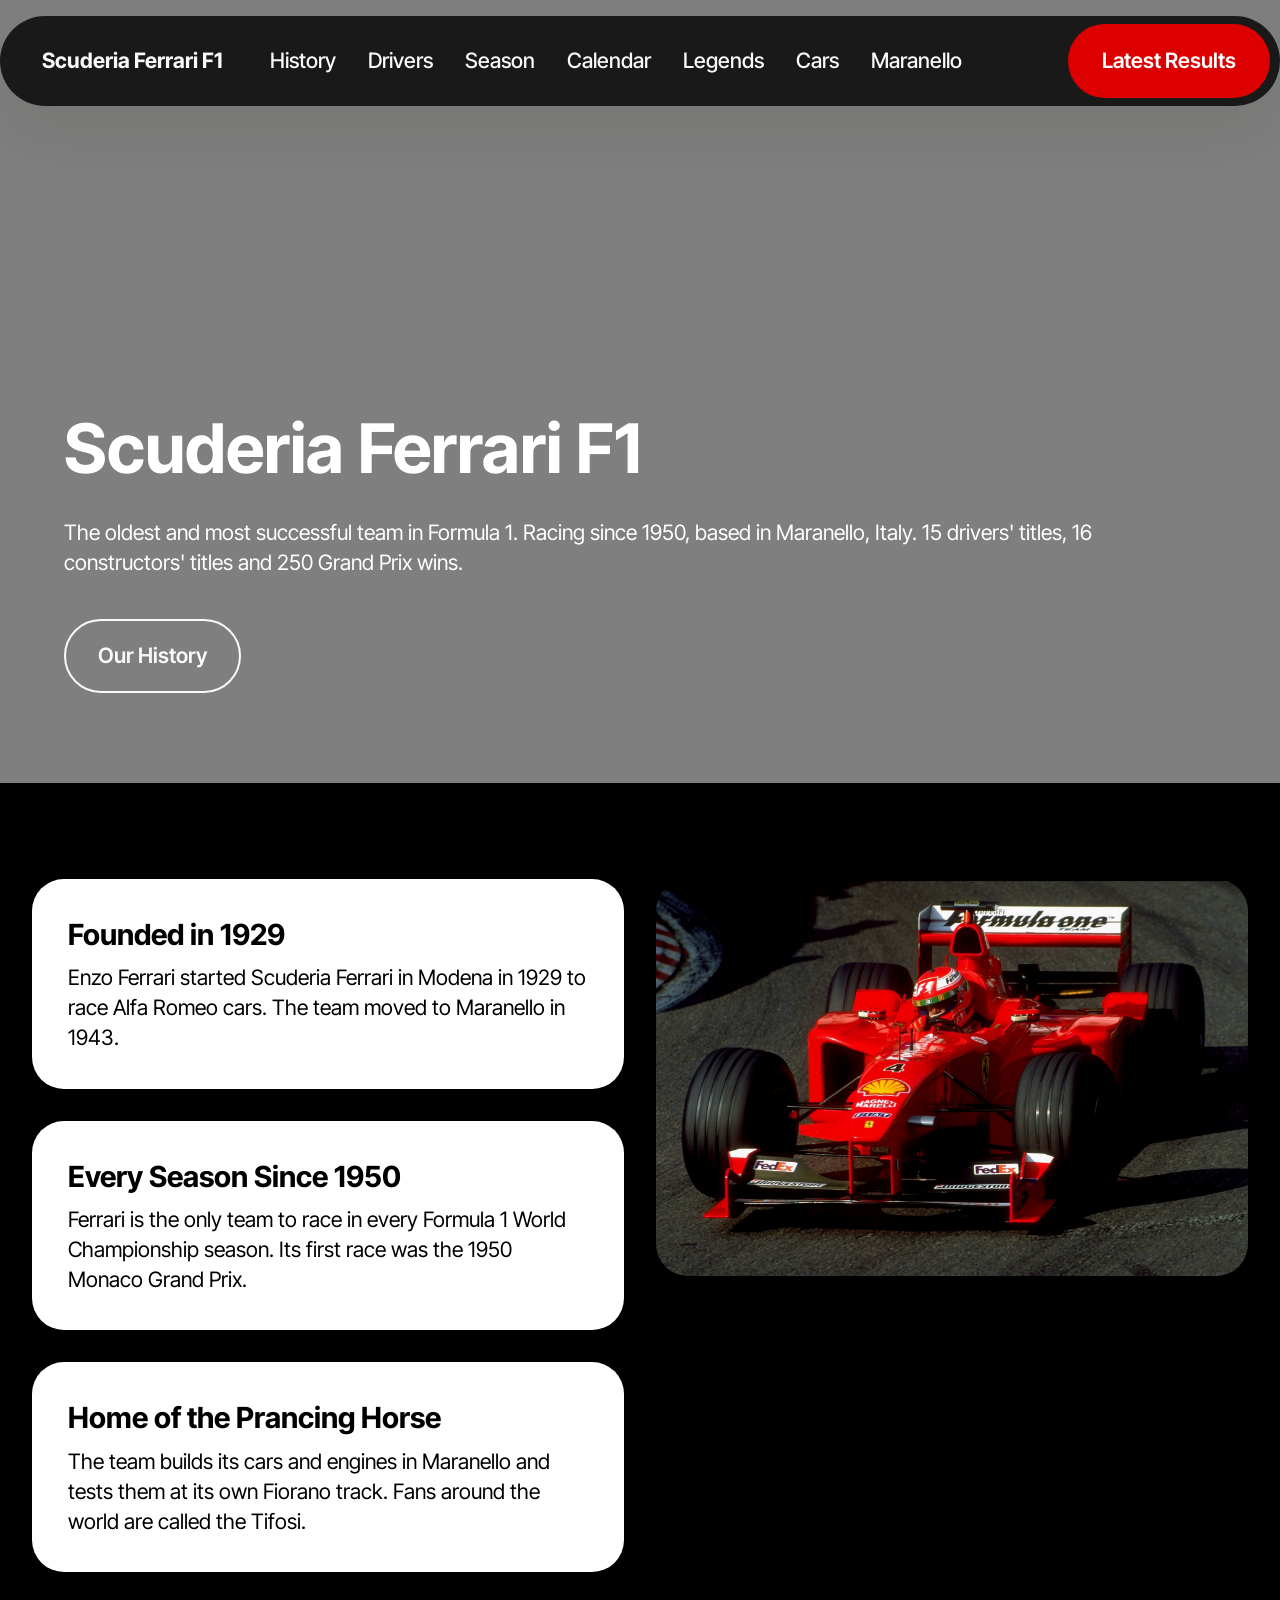
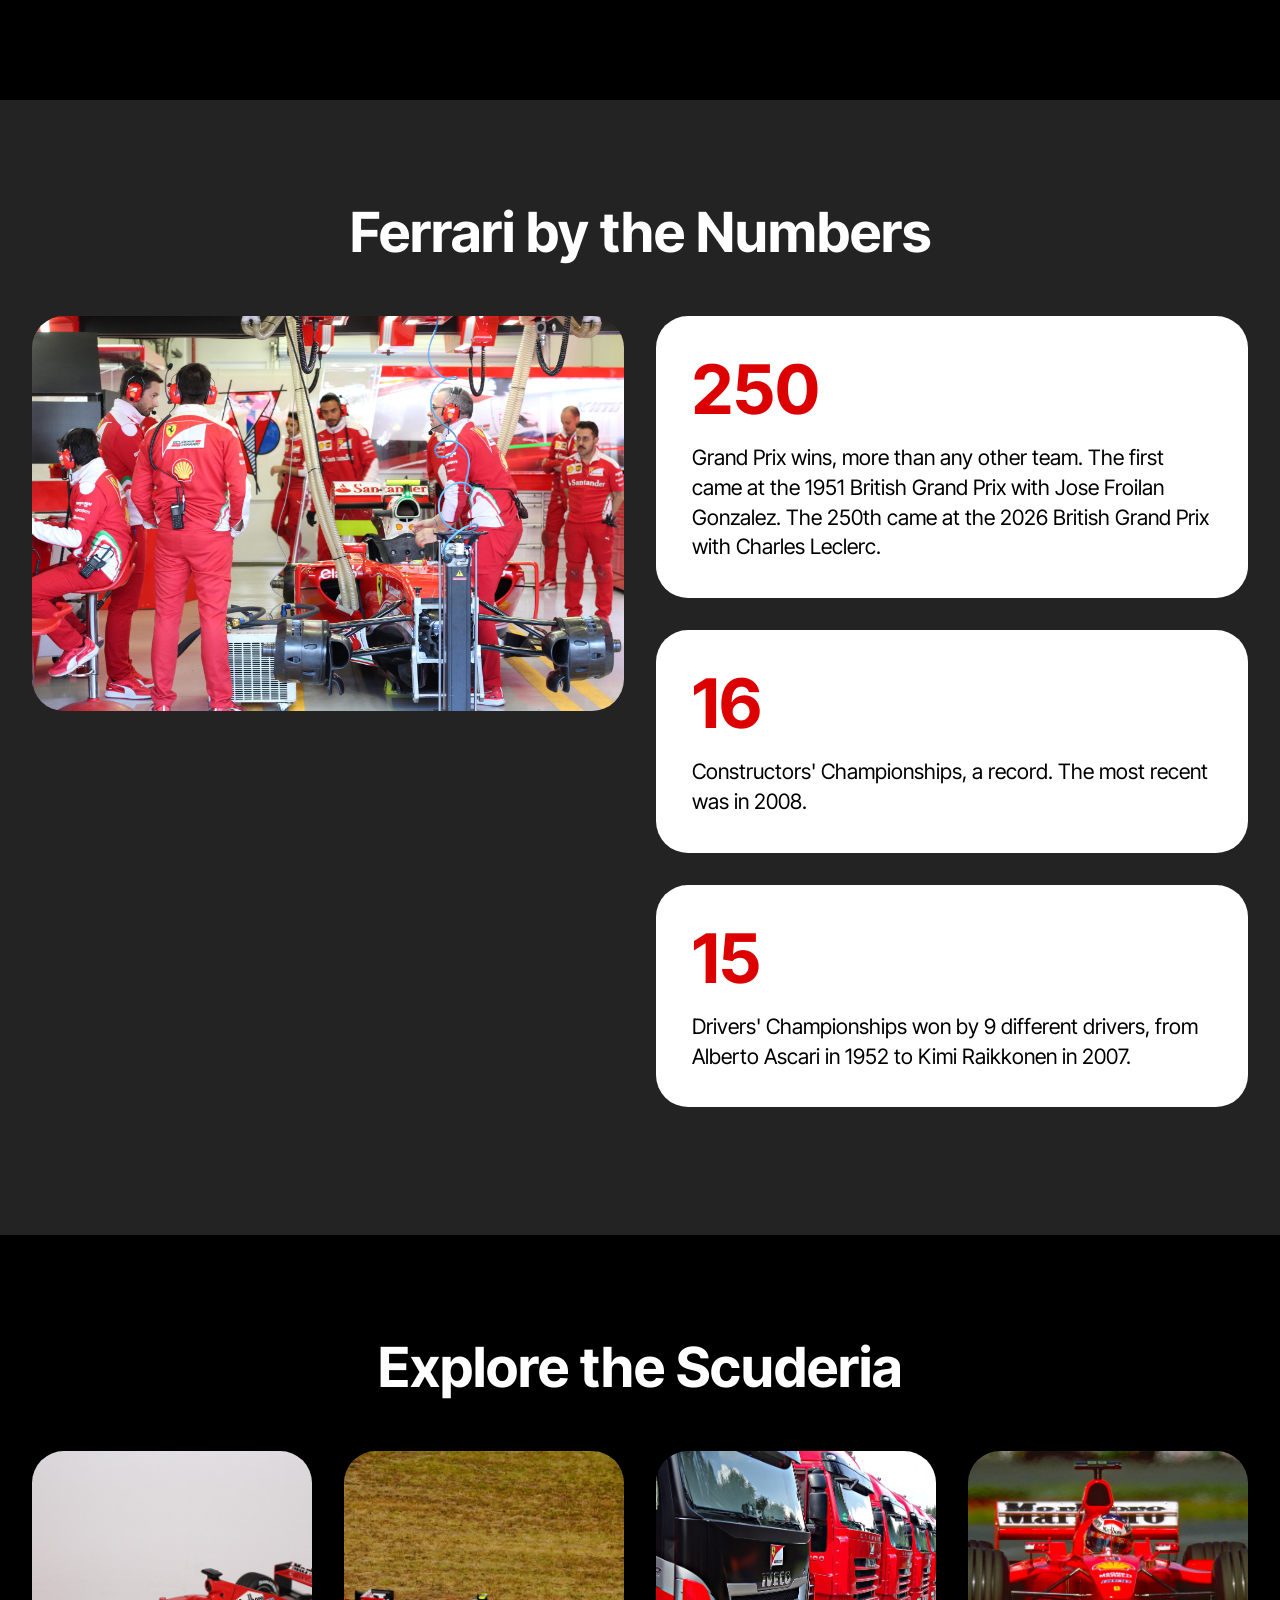
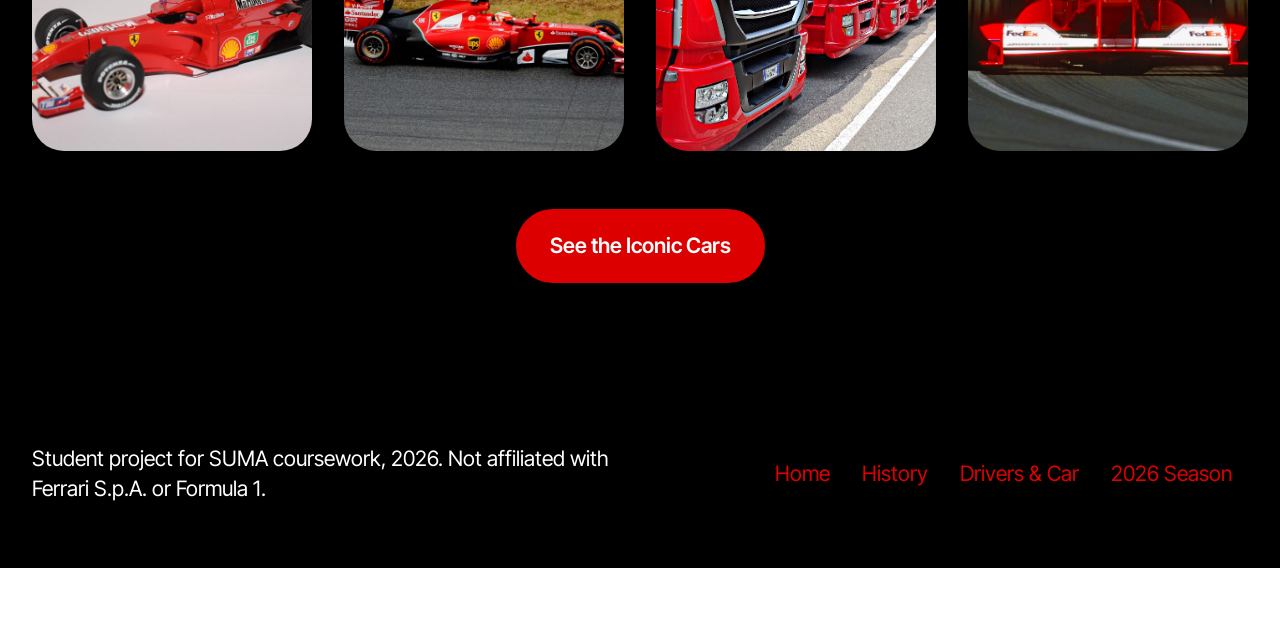
<file: index.html>
<!DOCTYPE html>
<html  >
<head>
  <!-- Site made with Mobirise Website Builder v6.1.12, https://mobirise.com -->
  <meta charset="UTF-8">
  <meta http-equiv="X-UA-Compatible" content="IE=edge">
  <meta name="generator" content="Mobirise v6.1.12, mobirise.com">
  <meta name="viewport" content="width=device-width, initial-scale=1, minimum-scale=1">
  <link rel="shortcut icon" href="assets/images/logo.png" type="image/x-icon">
  <meta name="description" content="">
  
  
  <title>Home</title>
  <link rel="stylesheet" href="assets/web/assets/mobirise-icons2/mobirise2.css">
  <link rel="stylesheet" href="assets/bootstrap/css/bootstrap.min.css">
  <link rel="stylesheet" href="assets/animatecss/animate.css">
  <link rel="stylesheet" href="assets/dropdown/css/style.css">
  <link rel="stylesheet" href="assets/theme/css/style.css">
  <link rel="preload" href="https://fonts.googleapis.com/css?family=Inter+Tight:100,200,300,400,500,600,700,800,900,100i,200i,300i,400i,500i,600i,700i,800i,900i&display=swap" as="style" onload="this.onload=null;this.rel='stylesheet'">
  <noscript><link rel="stylesheet" href="https://fonts.googleapis.com/css?family=Inter+Tight:100,200,300,400,500,600,700,800,900,100i,200i,300i,400i,500i,600i,700i,800i,900i&display=swap"></noscript>
  <link rel="preload" as="style" href="assets/mobirise/css/mbr-additional.css?v=QA0Fyd"><link rel="stylesheet" href="assets/mobirise/css/mbr-additional.css?v=QA0Fyd" type="text/css">

  
  
  
</head>
<body>
  
  <section data-bs-version="5.1" class="menu menu1 cid-vxx0z6CXNT" once="menu" id="menu01-1k">
	

	<nav class="navbar navbar-dropdown navbar-fixed-top navbar-expand-lg">
		<div class="container">
			<div class="navbar-brand">
				
				<span class="navbar-caption-wrap"><a class="navbar-caption text-white text-primary display-4" href="index.html">Scuderia Ferrari F1</a></span>
			</div>
			<button class="navbar-toggler" type="button" data-toggle="collapse" data-bs-toggle="collapse" data-target="#navbarSupportedContent" data-bs-target="#navbarSupportedContent" aria-controls="navbarNavAltMarkup" aria-expanded="false" aria-label="Toggle navigation">
				<div class="hamburger">
					<span></span>
					<span></span>
					<span></span>
					<span></span>
				</div>
			</button>
			<div class="collapse navbar-collapse" id="navbarSupportedContent">
				<ul class="navbar-nav nav-dropdown" data-app-modern-menu="true"><li class="nav-item">
						<a class="nav-link link text-white display-4" href="history.html">History</a>
					</li><li class="nav-item">
						<a class="nav-link link text-white display-4" href="drivers.html" aria-expanded="false">Drivers</a>
					</li>
					<li class="nav-item">
						<a class="nav-link link text-white display-4" href="season-2026.html">Season</a>
					</li><li class="nav-item"><a class="nav-link link text-white text-primary display-4" href="calendar.html">Calendar</a></li><li class="nav-item"><a class="nav-link link text-white text-primary display-4" href="legends.html">Legends</a></li><li class="nav-item"><a class="nav-link link text-white text-primary display-4" href="cars.html">Cars</a></li><li class="nav-item"><a class="nav-link link text-white text-primary display-4" href="maranello.html">Maranello</a></li></ul>
				
				<div class="navbar-buttons mbr-section-btn"><a class="btn btn-primary display-4" href="https://mobiri.se">Latest Results</a></div>
			</div>
		</div>
	</nav>
</section>

<section data-bs-version="5.1" class="header18 cid-vxeDF7Cf1Z" data-bg-video="https://vimeo.com/583815914?share=copy&amp;fl=cl&amp;fe=ci" id="header18-1">
  

  <div class="mbr-overlay" style="opacity: 0.5; background-color: rgb(0, 0, 0);"></div>
  <div class="container-fluid">
    <div class="row">
      <div class="content-wrap col-12 col-md-12">
        <h1 class="mbr-section-title mbr-fonts-style mbr-white mb-4 display-1">
          <strong><br>Scuderia Ferrari F1</strong></h1>
        
        <p class="mbr-fonts-style mbr-text mbr-white mb-4 display-7">The oldest and most successful team in Formula 1. Racing since 1950, based in Maranello, Italy. 15 drivers' titles, 16 constructors' titles and 250 Grand Prix wins.</p>
        <div class="mbr-section-btn"><a class="btn btn-white-outline display-7" href="history.html">Our History</a></div>
      </div>
    </div>
  </div>
</section>

<section data-bs-version="5.1" class="features027 cid-vxeEnf0UIp" id="features027-3">
	

	
	

	<div class="container">
		


		<div class="row justify-content-center  blockContent">
			<div class="col-12 col-lg">
				<div class="item features-without-image col-12 col-md-12 col-lg-12 active">
					<div class="item-wrapper">
						<div class="item-content">
							
							<h4 class="card-title mbr-fonts-style display-5">
								<strong>Founded in 1929</strong></h4>
							<p class="card-text mbr-fonts-style mt-0 mb-0 display-7">
								Enzo Ferrari started Scuderia Ferrari in Modena in 1929 to race Alfa Romeo cars. The team moved to Maranello in 1943.</p>
							
						</div>

					</div>
				</div>
				<div class="item features-without-image col-12 col-md-12 col-lg-12">
					<div class="item-wrapper">
						<div class="item-content">
							
							<h4 class="card-title mbr-fonts-style display-5">
								<strong>Every Season Since 1950</strong></h4>
							<p class="card-text mbr-fonts-style mt-0 mb-0 display-7">
								Ferrari is the only team to race in every Formula 1 World Championship season. Its first race was the 1950 Monaco Grand Prix.</p>
							
						</div>

					</div>
				</div>
				<div class="item features-without-image col-12 col-md-12 col-lg-12">
					<div class="item-wrapper">
						<div class="item-content">
							
							<h4 class="card-title mbr-fonts-style display-5">
								<strong>Home of the Prancing Horse</strong></h4>
							<p class="card-text mbr-fonts-style mt-0 mb-0 display-7">
								The team builds its cars and engines in Maranello and tests them at its own Fiorano track. Fans around the world are called the Tifosi.</p>
							
						</div>
					</div>
				</div>
			</div>
			<div class="col-12 col-lg-6">
				<div class="image-wrapper">
					<img class="w-100" src="assets/images/mbr.jpg" alt="Red Ferrari Formula 1 car">
				</div>
			</div>

		</div>
	</div>
</section>

<section data-bs-version="5.1" class="features028 cid-vxeEnOpsOj" id="features028-4">
	

	
	
	<div class="container">
		<div class="row justify-content-center">
			<div class="col-md-12 content-head mb-5">
				<h1 class="mbr-section-title mbr-fonts-style mb-0 display-2">
					<strong>Ferrari by the Numbers</strong></h1>
				
			</div>
		</div>


		<div class="row justify-content-center  blockContent">

			<div class="col-12 col-lg">


				<div class="item features-without-image col-12 col-md-12 col-lg-12 active">
					<div class="item-wrapper">
						<div class="item-content">
							<h5 class="mbr-card-title mbr-fonts-style mt-0 mb-3 mbr-number display-1">
								<strong>250</strong></h5>
							
							<p class="card-text mbr-fonts-style mt-0 mb-0 display-7">
								Grand Prix wins, more than any other team. The first came at the 1951 British Grand Prix with Jose Froilan Gonzalez. The 250th came at the 2026 British Grand Prix with Charles Leclerc.</p>
							
						</div>

					</div>
				</div>
				<div class="item features-without-image col-12 col-md-12 col-lg-12">
					<div class="item-wrapper">
						<div class="item-content">
							<h5 class="mbr-card-title mbr-fonts-style mt-0 mb-3 mbr-number display-1">
								<strong>16</strong></h5>
							
							<p class="card-text mbr-fonts-style mt-0 mb-0 display-7">
								Constructors' Championships, a record. The most recent was in 2008.</p>
							
						</div>

					</div>
				</div>
				<div class="item features-without-image col-12 col-md-12 col-lg-12">
					<div class="item-wrapper">
						<div class="item-content">
							<h5 class="mbr-card-title mbr-fonts-style mt-0 mb-3 mbr-number display-1">
								<strong>15</strong></h5>
							
							<p class="card-text mbr-fonts-style mt-0 mb-0 display-7">
								Drivers' Championships won by 9 different drivers, from Alberto Ascari in 1952 to Kimi Raikkonen in 2007.</p>
							
						</div>
					</div>
				</div>
			</div>
			<div class="col-12 col-lg-6">
				<div class="image-wrapper">
					<img class="w-100" src="assets/images/mbr-1.jpg" alt="Ferrari team crew in the garage">
				</div>
			</div>
		</div>
	</div>
</section>

<section data-bs-version="5.1" class="gallery06 cid-vxrfg1AwCT" id="gallery06-1i">
    
    
    <div class="container">
        <div class="row justify-content-center">
            <div class="col-12 content-head">
                <div class="mbr-section-head mb-5">
                    <h4 class="mbr-section-title mbr-fonts-style align-center mb-0 display-2">
                        <strong>Explore the Scuderia</strong></h4>
                    
                </div>
            </div>
        </div>
        <div class="row">
            <div class="item features-image col-12 col-md-6 col-lg-3 active">
                <div class="item-wrapper">
                    <div class="item-img">
                        <img src="assets/images/mbr-34.jpg" alt="Ferrari F1 car from the early 2000s" title="" data-slide-to="0" data-bs-slide-to="0">
                    </div>
                </div>
            </div>
            <div class="item features-image col-12 col-md-6 col-lg-3">
                <div class="item-wrapper">
                    <div class="item-img">
                        <img src="assets/images/mbr-35.jpg" alt="Ferrari F1 car racing on track" title="" data-slide-to="1" data-bs-slide-to="1">
                    </div>
                </div>
            </div>
            <div class="item features-image col-12 col-md-6 col-lg-3">
                <div class="item-wrapper">
                    <div class="item-img">
                        <img src="assets/images/mbr-36.jpg" alt="Scuderia Ferrari team trucks in the paddock" title="" data-slide-to="2" data-bs-slide-to="2">
                    </div>
                </div>
            </div>
            <div class="item features-image col-12 col-md-6 col-lg-3">
                <div class="item-wrapper">
                    <div class="item-img">
                        <img src="assets/images/mbr-37.jpg" alt="Ferrari F1 car front view on track" title="" data-slide-to="3" data-bs-slide-to="3">
                    </div>
                </div>
            </div>
            
            
            
            

        </div>
        <div class="mbr-section-btn mt-4"><a class="btn btn-primary display-7" href="cars.html">See the Iconic Cars</a></div>
    </div>
</section>

<section data-bs-version="5.1" class="footer2 cid-vxeHblDL7Y" once="footers" id="footer02-8">
    

    
    

    <div class="container">
        <div class="row">
            <div class="col-12 col-lg-6 center mt-2 mb-3">
                <p class="mbr-fonts-style copyright mb-0 display-7">
                    Student project for SUMA coursework, 2026. Not affiliated with Ferrari S.p.A. or Formula 1.</p>
            </div>
            <div class="col-12 col-lg-6 center">
                <div class="row-links mt-2 mb-3">
                    <ul class="row-links-soc">
                        
                        
                        
                        
                    <li class="row-links-soc-item mbr-fonts-style display-7"><a href="index.html" class="text-primary">Home</a></li><li class="row-links-soc-item mbr-fonts-style display-7"><a href="history.html" class="text-primary">History</a></li><li class="row-links-soc-item mbr-fonts-style display-7"><a href="drivers.html" class="text-primary">Drivers &amp; Car</a></li><li class="row-links-soc-item mbr-fonts-style display-7"><a href="season-2026.html" class="text-primary">2026 Season</a></li></ul>
                </div>
            </div>
        </div>
    </div>
</section><section class="display-7" style="padding: 0;align-items: center;justify-content: center;flex-wrap: wrap;    align-content: center;display: flex;position: relative;height: 4rem;"><a href="https://mobiri.se/5185856" style="flex: 1 1;height: 4rem;position: absolute;width: 100%;z-index: 1;"><img alt="" style="height: 4rem;" src="[data-uri]"></a><p style="margin: 0;text-align: center;" class="display-7">&#8204;</p><a style="z-index:1" href="https://mobirise.com/builder/ai-website-generator.html">AI Website Generator</a></section><script src="assets/bootstrap/js/bootstrap.bundle.min.js"></script>  <script src="assets/smoothscroll/smooth-scroll.js"></script>  <script src="assets/ytplayer/index.js"></script>  <script src="assets/dropdown/js/navbar-dropdown.js"></script>  <script src="assets/vimeoplayer/player.js"></script>  <script src="assets/theme/js/script.js"></script>  
  
  
  <input name="animation" type="hidden">
  </body>
</html>
</file>
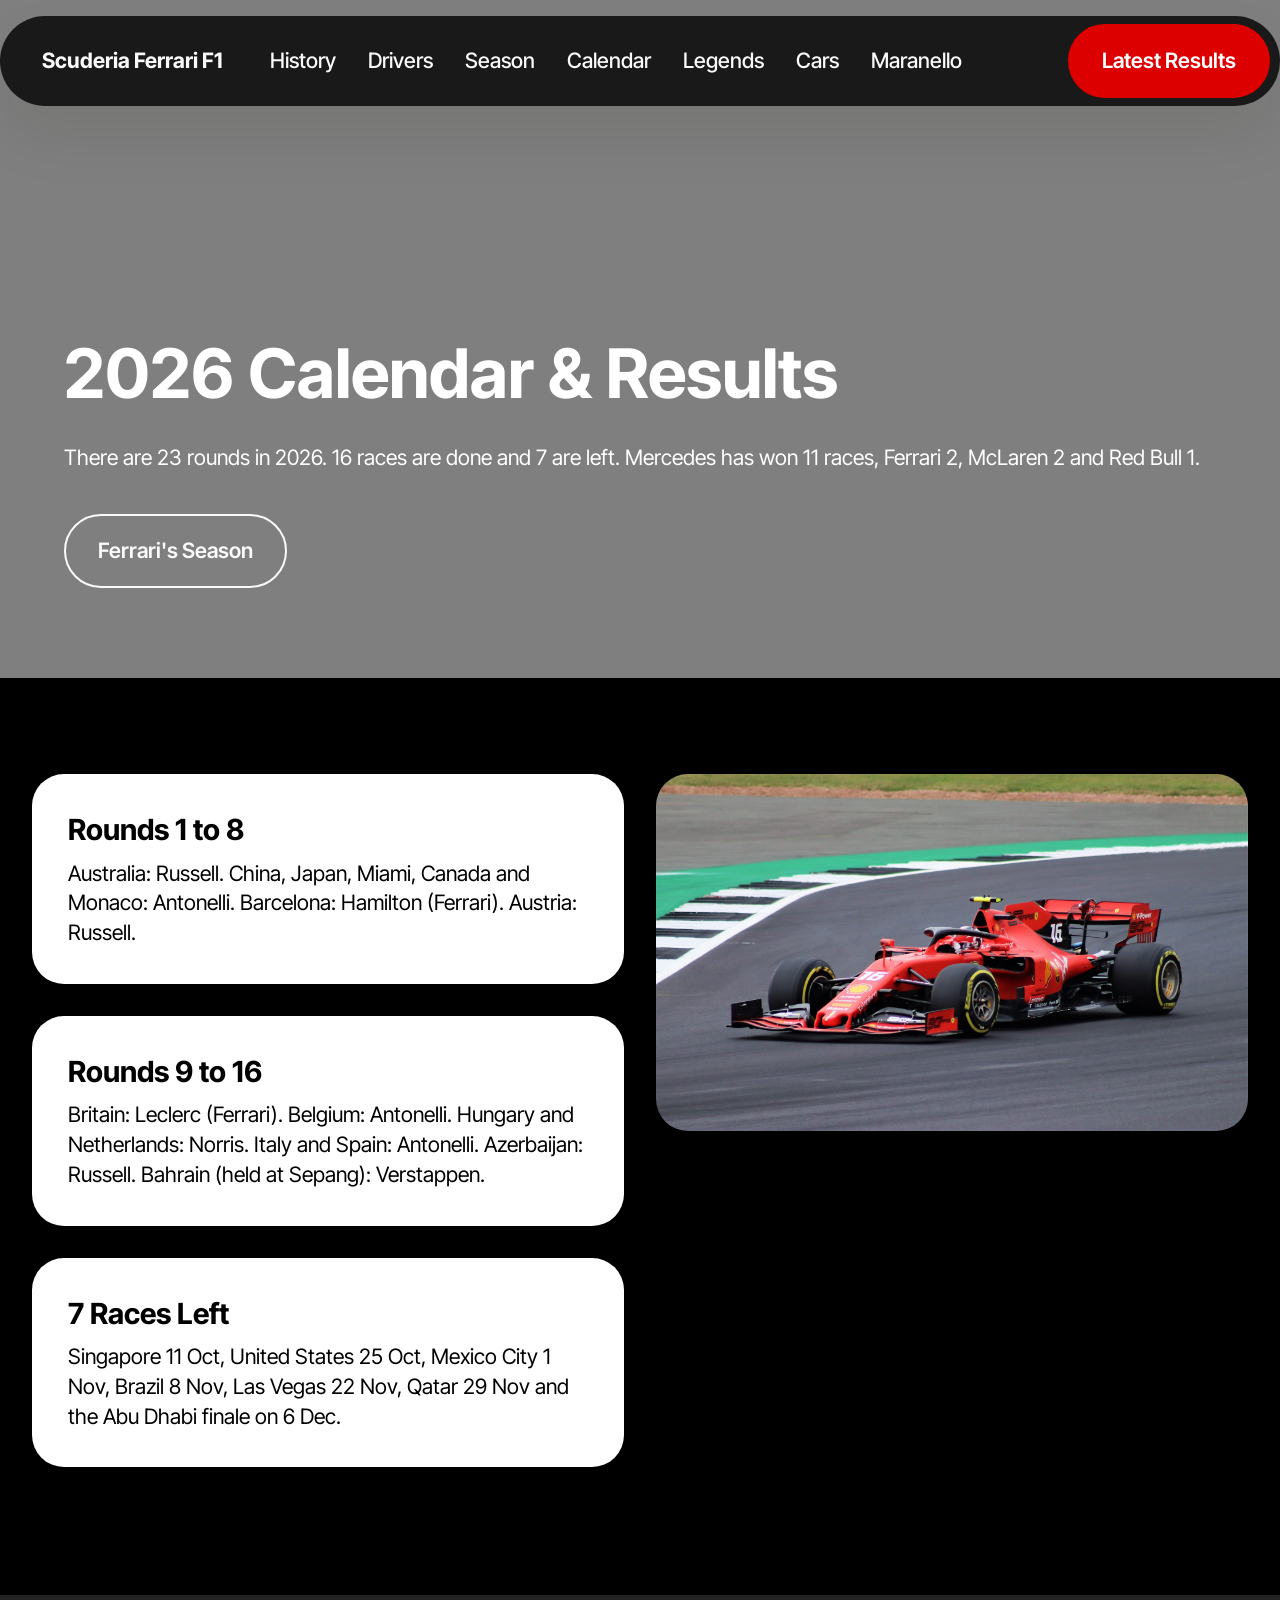
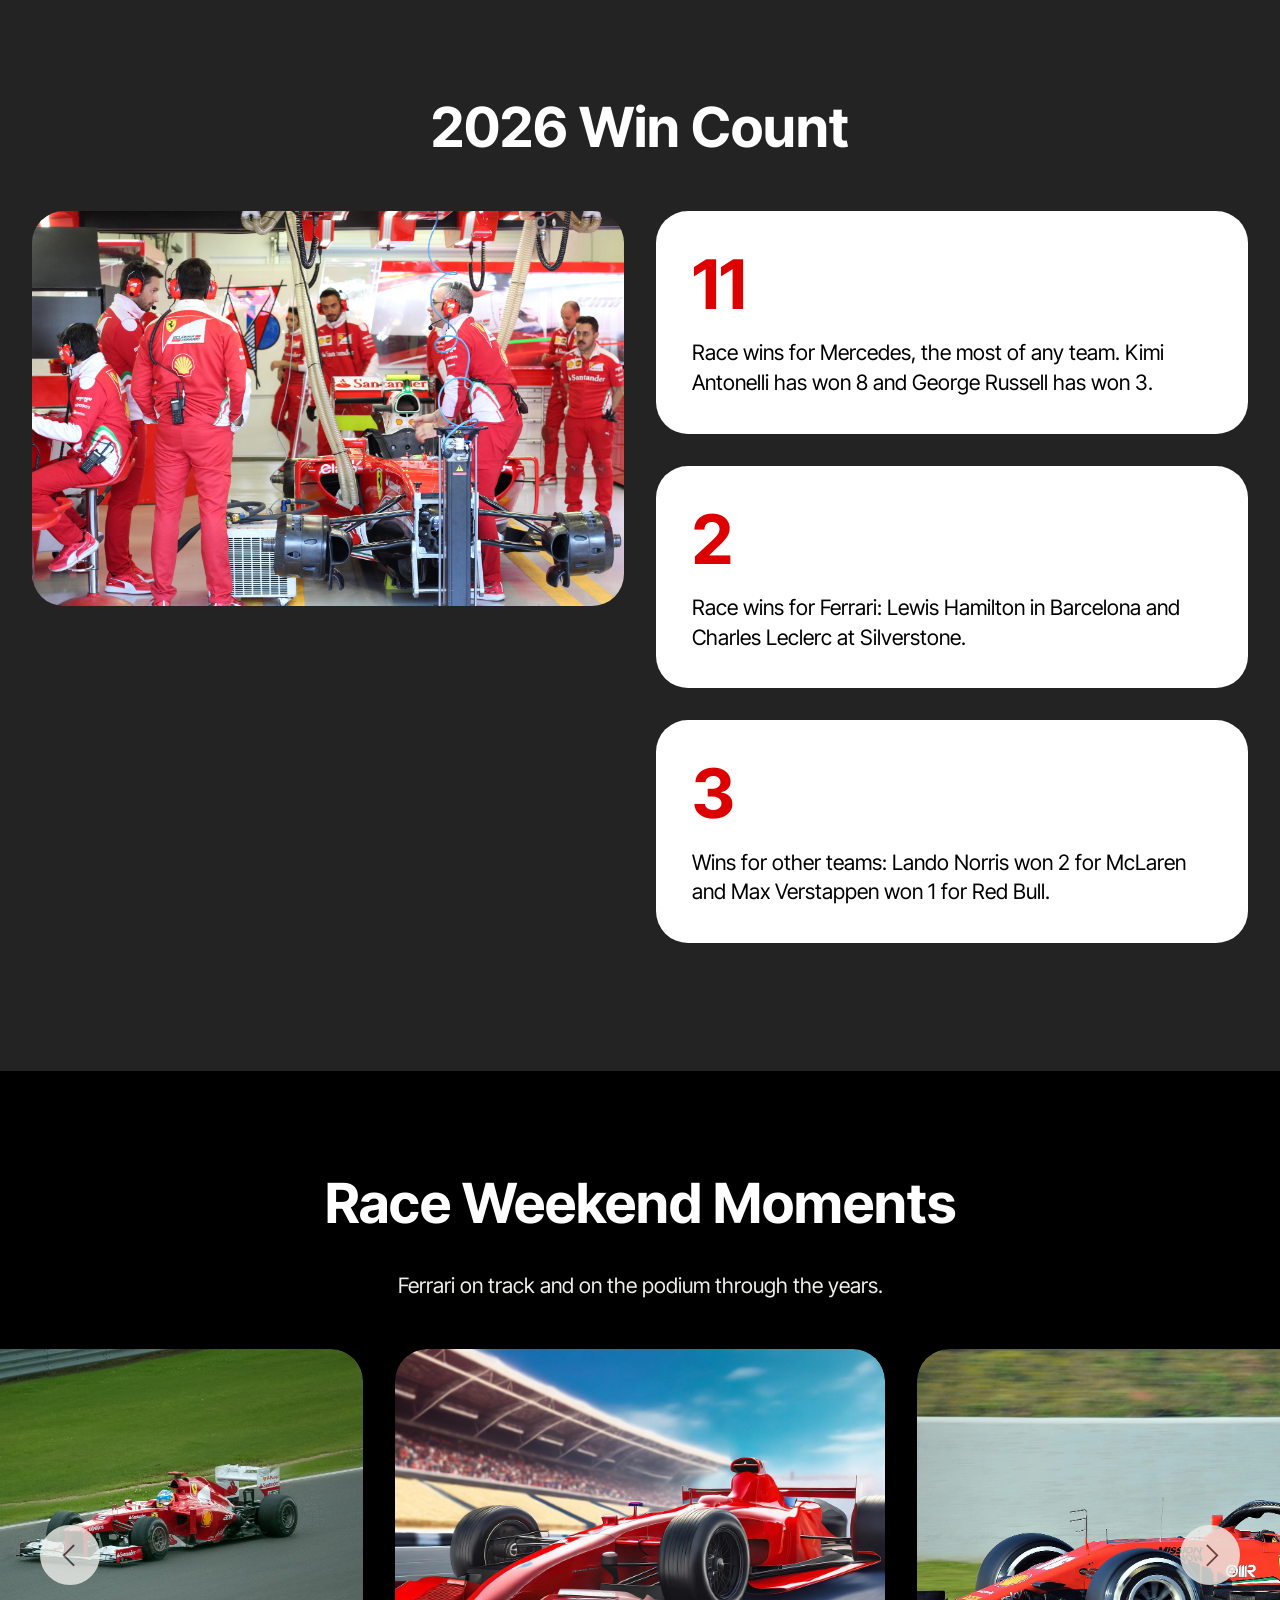
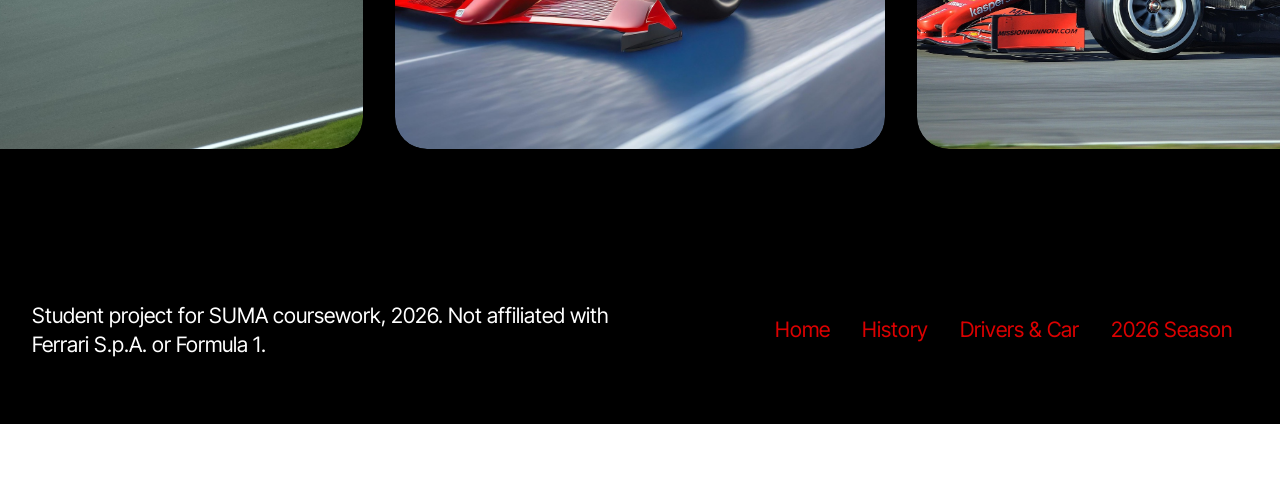
<file: calendar.html>
<!DOCTYPE html>
<html  >
<head>
  <!-- Site made with Mobirise Website Builder v6.1.12, https://mobirise.com -->
  <meta charset="UTF-8">
  <meta http-equiv="X-UA-Compatible" content="IE=edge">
  <meta name="generator" content="Mobirise v6.1.12, mobirise.com">
  <meta name="viewport" content="width=device-width, initial-scale=1, minimum-scale=1">
  <link rel="shortcut icon" href="assets/images/logo.png" type="image/x-icon">
  <meta name="description" content="">
  
  
  <title>Calendar</title>
  <link rel="stylesheet" href="assets/web/assets/mobirise-icons2/mobirise2.css">
  <link rel="stylesheet" href="assets/bootstrap/css/bootstrap.min.css">
  <link rel="stylesheet" href="assets/animatecss/animate.css">
  <link rel="stylesheet" href="assets/dropdown/css/style.css">
  <link rel="stylesheet" href="assets/theme/css/style.css">
  <link rel="preload" href="https://fonts.googleapis.com/css?family=Inter+Tight:100,200,300,400,500,600,700,800,900,100i,200i,300i,400i,500i,600i,700i,800i,900i&display=swap" as="style" onload="this.onload=null;this.rel='stylesheet'">
  <noscript><link rel="stylesheet" href="https://fonts.googleapis.com/css?family=Inter+Tight:100,200,300,400,500,600,700,800,900,100i,200i,300i,400i,500i,600i,700i,800i,900i&display=swap"></noscript>
  <link rel="preload" as="style" href="assets/mobirise/css/mbr-additional.css?v=vPyN0M"><link rel="stylesheet" href="assets/mobirise/css/mbr-additional.css?v=vPyN0M" type="text/css">

  
  
  
</head>
<body>
  
  <section data-bs-version="5.1" class="menu menu1 cid-vxf2s5rM4e" once="menu" id="menu01-p">
	

	<nav class="navbar navbar-dropdown navbar-fixed-top navbar-expand-lg">
		<div class="container">
			<div class="navbar-brand">
				
				<span class="navbar-caption-wrap"><a class="navbar-caption text-white text-primary display-4" href="index.html">Scuderia Ferrari F1</a></span>
			</div>
			<button class="navbar-toggler" type="button" data-toggle="collapse" data-bs-toggle="collapse" data-target="#navbarSupportedContent" data-bs-target="#navbarSupportedContent" aria-controls="navbarNavAltMarkup" aria-expanded="false" aria-label="Toggle navigation">
				<div class="hamburger">
					<span></span>
					<span></span>
					<span></span>
					<span></span>
				</div>
			</button>
			<div class="collapse navbar-collapse" id="navbarSupportedContent">
				<ul class="navbar-nav nav-dropdown" data-app-modern-menu="true"><li class="nav-item">
						<a class="nav-link link text-white display-4" href="history.html">History</a>
					</li><li class="nav-item">
						<a class="nav-link link text-white display-4" href="drivers.html" aria-expanded="false">Drivers</a>
					</li>
					<li class="nav-item">
						<a class="nav-link link text-white display-4" href="season-2026.html">Season</a>
					</li><li class="nav-item"><a class="nav-link link text-white text-primary display-4" href="calendar.html">Calendar</a></li><li class="nav-item"><a class="nav-link link text-white text-primary display-4" href="legends.html">Legends</a></li><li class="nav-item"><a class="nav-link link text-white text-primary display-4" href="cars.html">Cars</a></li><li class="nav-item"><a class="nav-link link text-white text-primary display-4" href="maranello.html">Maranello</a></li></ul>
				
				<div class="navbar-buttons mbr-section-btn"><a class="btn btn-primary display-4" href="https://mobiri.se">Latest Results</a></div>
			</div>
		</div>
	</nav>
</section>

<section data-bs-version="5.1" class="header18 cid-vxf2s61rHN" data-bg-video="https://vimeo.com/466915593?share=copy&amp;fl=cl&amp;fe=ci" id="header18-q">
  

  <div class="mbr-overlay" style="opacity: 0.5; background-color: rgb(0, 0, 0);"></div>
  <div class="container-fluid">
    <div class="row">
      <div class="content-wrap col-12 col-md-12">
        <h1 class="mbr-section-title mbr-fonts-style mbr-white mb-4 display-1"><strong>2026 Calendar &amp; Results</strong></h1>
        
        <p class="mbr-fonts-style mbr-text mbr-white mb-4 display-7">There are 23 rounds in 2026. 16 races are done and 7 are left. Mercedes has won 11 races, Ferrari 2, McLaren 2 and Red Bull 1.</p>
        <div class="mbr-section-btn"><a class="btn btn-white-outline display-7" href="drivers.html">Ferrari's Season</a></div>
      </div>
    </div>
  </div>
</section>

<section data-bs-version="5.1" class="features027 cid-vxf2s6dFw8" id="features027-r">
	

	
	

	<div class="container">
		


		<div class="row justify-content-center  blockContent">
			<div class="col-12 col-lg">
				<div class="item features-without-image col-12 col-md-12 col-lg-12 active">
					<div class="item-wrapper">
						<div class="item-content">
							
							<h4 class="card-title mbr-fonts-style display-5">
								<strong>Rounds 1 to 8</strong></h4>
							<p class="card-text mbr-fonts-style mt-0 mb-0 display-7">
								Australia: Russell. China, Japan, Miami, Canada and Monaco: Antonelli. Barcelona: Hamilton (Ferrari). Austria: Russell.</p>
							
						</div>

					</div>
				</div>
				<div class="item features-without-image col-12 col-md-12 col-lg-12">
					<div class="item-wrapper">
						<div class="item-content">
							
							<h4 class="card-title mbr-fonts-style display-5">
								<strong>Rounds 9 to 16</strong></h4>
							<p class="card-text mbr-fonts-style mt-0 mb-0 display-7">
								Britain: Leclerc (Ferrari). Belgium: Antonelli. Hungary and Netherlands: Norris. Italy and Spain: Antonelli. Azerbaijan: Russell. Bahrain (held at Sepang): Verstappen.</p>
							
						</div>

					</div>
				</div>
				<div class="item features-without-image col-12 col-md-12 col-lg-12">
					<div class="item-wrapper">
						<div class="item-content">
							
							<h4 class="card-title mbr-fonts-style display-5">
								<strong>7 Races Left</strong></h4>
							<p class="card-text mbr-fonts-style mt-0 mb-0 display-7">
								Singapore 11 Oct, United States 25 Oct, Mexico City 1 Nov, Brazil 8 Nov, Las Vegas 22 Nov, Qatar 29 Nov and the Abu Dhabi finale on 6 Dec.</p>
							
						</div>
					</div>
				</div>
			</div>
			<div class="col-12 col-lg-6">
				<div class="image-wrapper">
					<img class="w-100" src="assets/images/mbr-2.jpg" alt="Modern Ferrari Formula 1 car on track">
				</div>
			</div>

		</div>
	</div>
</section>

<section data-bs-version="5.1" class="features028 cid-vxf2s6s0z7" id="features028-s">
	

	
	
	<div class="container">
		<div class="row justify-content-center">
			<div class="col-md-12 content-head mb-5">
				<h1 class="mbr-section-title mbr-fonts-style mb-0 display-2">
					<strong>2026 Win Count</strong></h1>
				
			</div>
		</div>


		<div class="row justify-content-center  blockContent">

			<div class="col-12 col-lg">


				<div class="item features-without-image col-12 col-md-12 col-lg-12 active">
					<div class="item-wrapper">
						<div class="item-content">
							<h5 class="mbr-card-title mbr-fonts-style mt-0 mb-3 mbr-number display-1">
								<strong>11</strong></h5>
							
							<p class="card-text mbr-fonts-style mt-0 mb-0 display-7">
								Race wins for Mercedes, the most of any team. Kimi Antonelli has won 8 and George Russell has won 3.</p>
							
						</div>

					</div>
				</div>
				<div class="item features-without-image col-12 col-md-12 col-lg-12">
					<div class="item-wrapper">
						<div class="item-content">
							<h5 class="mbr-card-title mbr-fonts-style mt-0 mb-3 mbr-number display-1">
								<strong>2</strong></h5>
							
							<p class="card-text mbr-fonts-style mt-0 mb-0 display-7">
								Race wins for Ferrari: Lewis Hamilton in Barcelona and Charles Leclerc at Silverstone.</p>
							
						</div>

					</div>
				</div>
				<div class="item features-without-image col-12 col-md-12 col-lg-12">
					<div class="item-wrapper">
						<div class="item-content">
							<h5 class="mbr-card-title mbr-fonts-style mt-0 mb-3 mbr-number display-1">
								<strong>3</strong></h5>
							
							<p class="card-text mbr-fonts-style mt-0 mb-0 display-7">Wins for other teams: Lando Norris won 2 for McLaren and Max Verstappen won 1 for Red Bull.</p>
							
						</div>
					</div>
				</div>
			</div>
			<div class="col-12 col-lg-6">
				<div class="image-wrapper">
					<img class="w-100" src="assets/images/mbr-1.jpg" alt="Ferrari team crew in the garage">
				</div>
			</div>
		</div>
	</div>
</section>

<section data-bs-version="5.1" class="slider4 mbr-embla cid-vxr6jMDVVb" id="slider04-1d">
    
    
    <div class="container-fluid">
        <div class="row mb-5 justify-content-center">
            <div class="col-12 content-head">
                <h3 class="mbr-section-title mbr-fonts-style align-center mb-0 display-2">
                    <strong>Race Weekend Moments</strong></h3>
                <h5 class="mbr-section-subtitle mbr-fonts-style align-center mb-0 mt-4 display-7">
                    Ferrari on track and on the podium through the years.</h5>
            </div>
        </div>
        <div class="row">
            <div class="col-12">
                <div class="embla position-relative" data-skip-snaps="true" data-align="center" data-contain-scroll="trimSnaps" data-loop="true" data-auto-play="true" data-auto-play-interval="5" data-draggable="true">
                    <div class="embla__viewport">
                        <div class="embla__container">
                            <div class="embla__slide slider-image item" style="margin-left: 1rem; margin-right: 1rem;">
                                <div class="slide-content">
                                    <div class="item-img">
                                        <div class="item-wrapper">
                                            <img src="assets/images/mbr-14.jpg" alt="Red F1 car on the main straight" title="">
                                        </div>
                                    </div>
                                </div>
                            </div>
                            <div class="embla__slide slider-image item" style="margin-left: 1rem; margin-right: 1rem;">
                                <div class="slide-content">
                                    <div class="item-img">
                                        <div class="item-wrapper">
                                            <img src="assets/images/mbr-15.jpg" alt="Ferrari F1 car side view on track" title="">
                                        </div>
                                    </div>
                                </div>
                            </div>
                            <div class="embla__slide slider-image item" style="margin-left: 1rem; margin-right: 1rem;">
                                <div class="slide-content">
                                    <div class="item-img">
                                        <div class="item-wrapper">
                                            <img src="assets/images/mbr-16.jpg" alt="Ferrari racing during a Grand Prix" title="">
                                        </div>
                                    </div>
                                </div>
                            </div>
                            <div class="embla__slide slider-image item" style="margin-left: 1rem; margin-right: 1rem;">
                                <div class="slide-content">
                                    <div class="item-img">
                                        <div class="item-wrapper">
                                            <img src="assets/images/mbr-17.jpg" alt="Ferrari F1 car taking a corner" title="">
                                        </div>
                                    </div>
                                </div>
                            </div>
                            <div class="embla__slide slider-image item" style="margin-left: 1rem; margin-right: 1rem;">
                                <div class="slide-content">
                                    <div class="item-img">
                                        <div class="item-wrapper">
                                            <img src="assets/images/mbr-18.jpg" alt="Ferrari driver sprays champagne on the podium" title="">
                                        </div>
                                    </div>
                                </div>
                            </div>
                            <div class="embla__slide slider-image item" style="margin-left: 1rem; margin-right: 1rem;">
                            <div class="slide-content">
                                <div class="item-img">
                                    <div class="item-wrapper">
                                        <img src="assets/images/mbr-19.jpg" alt="Ferrari driver waves to fans on the podium" title="">
                                    </div>
                                </div>
                            </div>
                            </div>
                            <div class="embla__slide slider-image item" style="margin-left: 1rem; margin-right: 1rem;">
                            <div class="slide-content">
                                <div class="item-img">
                                    <div class="item-wrapper">
                                        <img src="assets/images/mbr-20.jpg" alt="Ferrari F1 car at full speed" title="">
                                    </div>
                                </div>
                            </div>
                            </div>
                        </div>
                    </div>
                    <button class="embla__button embla__button--prev">
                        <span class="mobi-mbri mobi-mbri-arrow-prev" aria-hidden="true"></span>
                        <span class="sr-only visually-hidden visually-hidden">Previous</span>
                    </button>
                    <button class="embla__button embla__button--next">
                        <span class="mobi-mbri mobi-mbri-arrow-next" aria-hidden="true"></span>
                        <span class="sr-only visually-hidden visually-hidden">Next</span>
                    </button>
                </div>
            </div>
        </div>
    </div>
</section>

<section data-bs-version="5.1" class="footer2 cid-vxf2s6EkHG" once="footers" id="footer02-t">
    

    
    

    <div class="container">
        <div class="row">
            <div class="col-12 col-lg-6 center mt-2 mb-3">
                <p class="mbr-fonts-style copyright mb-0 display-7">
                    Student project for SUMA coursework, 2026. Not affiliated with Ferrari S.p.A. or Formula 1.</p>
            </div>
            <div class="col-12 col-lg-6 center">
                <div class="row-links mt-2 mb-3">
                    <ul class="row-links-soc">
                        
                        
                        
                        
                    <li class="row-links-soc-item mbr-fonts-style display-7"><a href="index.html" class="text-primary">Home</a></li><li class="row-links-soc-item mbr-fonts-style display-7"><a href="history.html" class="text-primary">History</a></li><li class="row-links-soc-item mbr-fonts-style display-7"><a href="drivers.html" class="text-primary">Drivers &amp; Car</a></li><li class="row-links-soc-item mbr-fonts-style display-7"><a href="season-2026.html" class="text-primary">2026 Season</a></li></ul>
                </div>
            </div>
        </div>
    </div>
</section><section class="display-7" style="padding: 0;align-items: center;justify-content: center;flex-wrap: wrap;    align-content: center;display: flex;position: relative;height: 4rem;"><a href="https://mobiri.se/5185856" style="flex: 1 1;height: 4rem;position: absolute;width: 100%;z-index: 1;"><img alt="" style="height: 4rem;" src="[data-uri]"></a><p style="margin: 0;text-align: center;" class="display-7">&#8204;</p><a style="z-index:1" href="https://mobirise.com/builder/no-code-website-builder.html">No Code Website Builder</a></section><script src="assets/bootstrap/js/bootstrap.bundle.min.js"></script>  <script src="assets/smoothscroll/smooth-scroll.js"></script>  <script src="assets/ytplayer/index.js"></script>  <script src="assets/dropdown/js/navbar-dropdown.js"></script>  <script src="assets/vimeoplayer/player.js"></script>  <script src="assets/embla/embla.min.js"></script>  <script src="assets/embla/script.js"></script>  <script src="assets/theme/js/script.js"></script>  
  
  
  <input name="animation" type="hidden">
  </body>
</html>
</file>
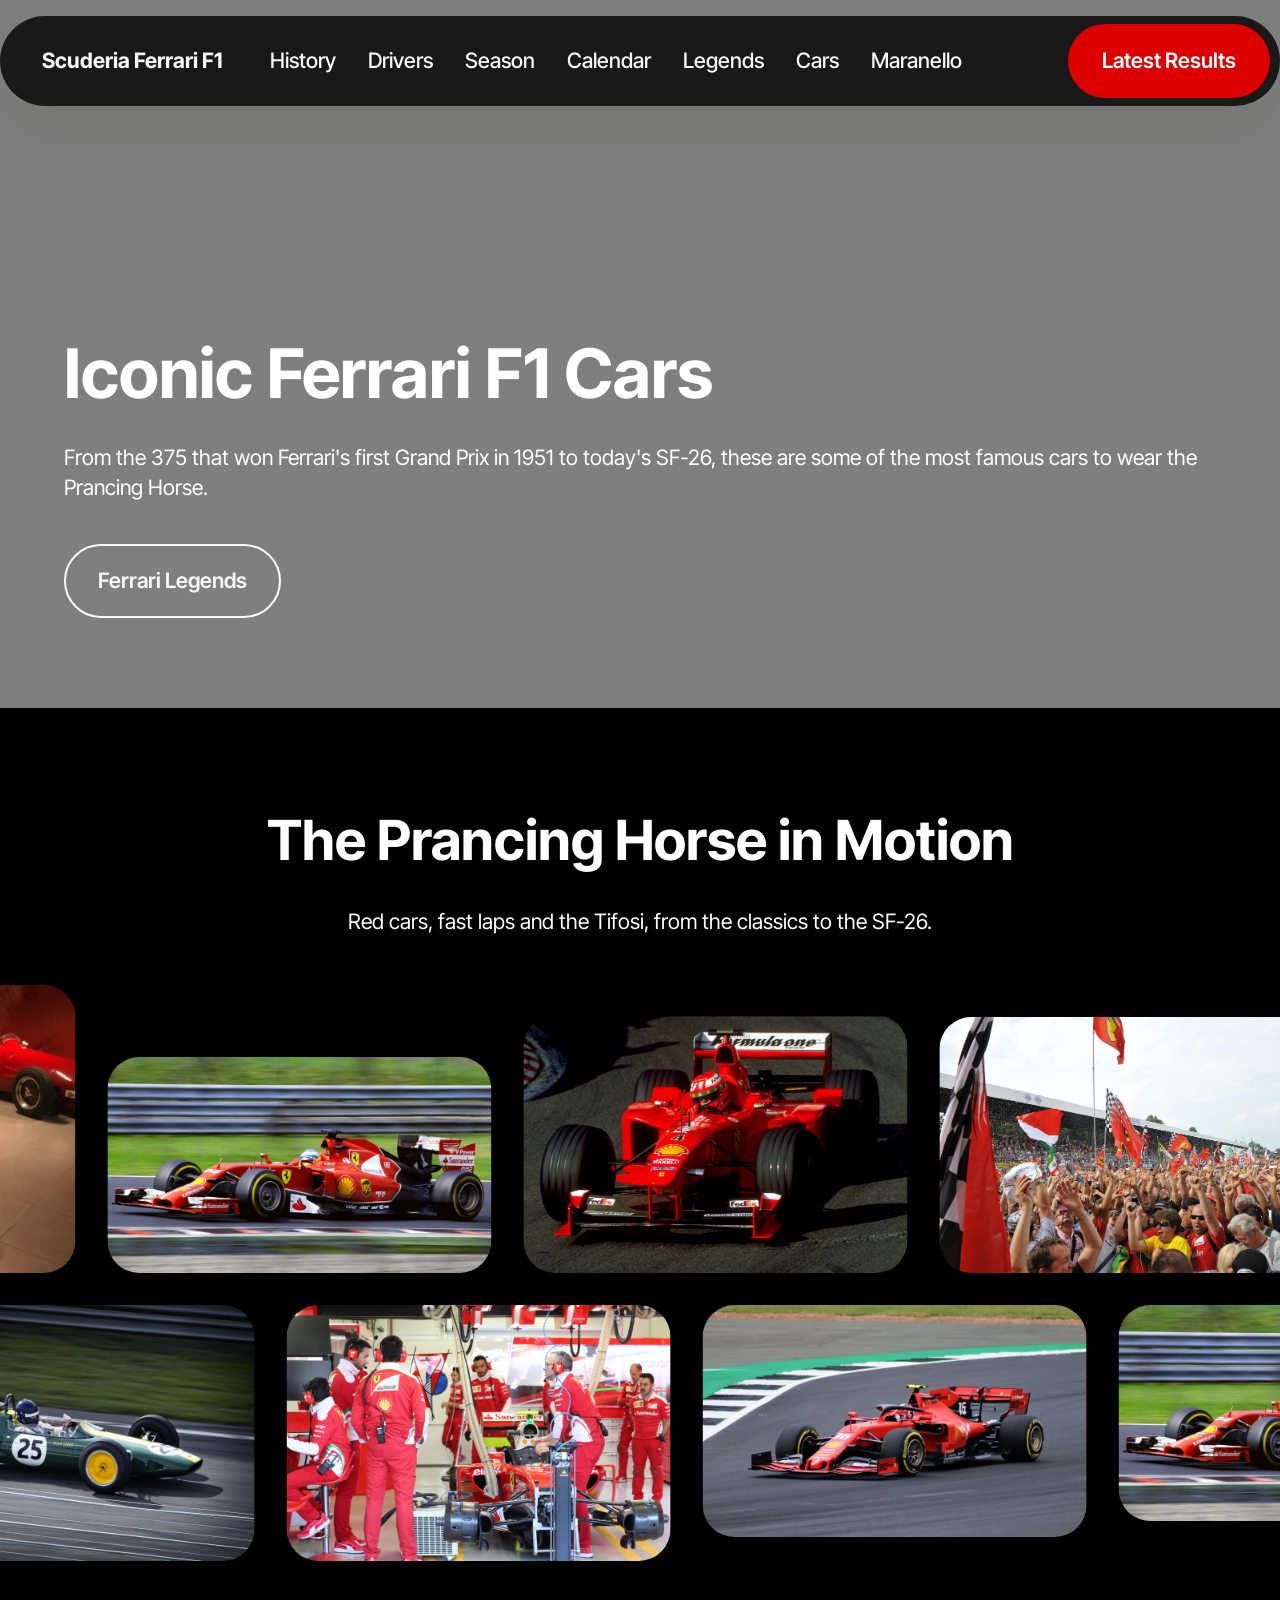
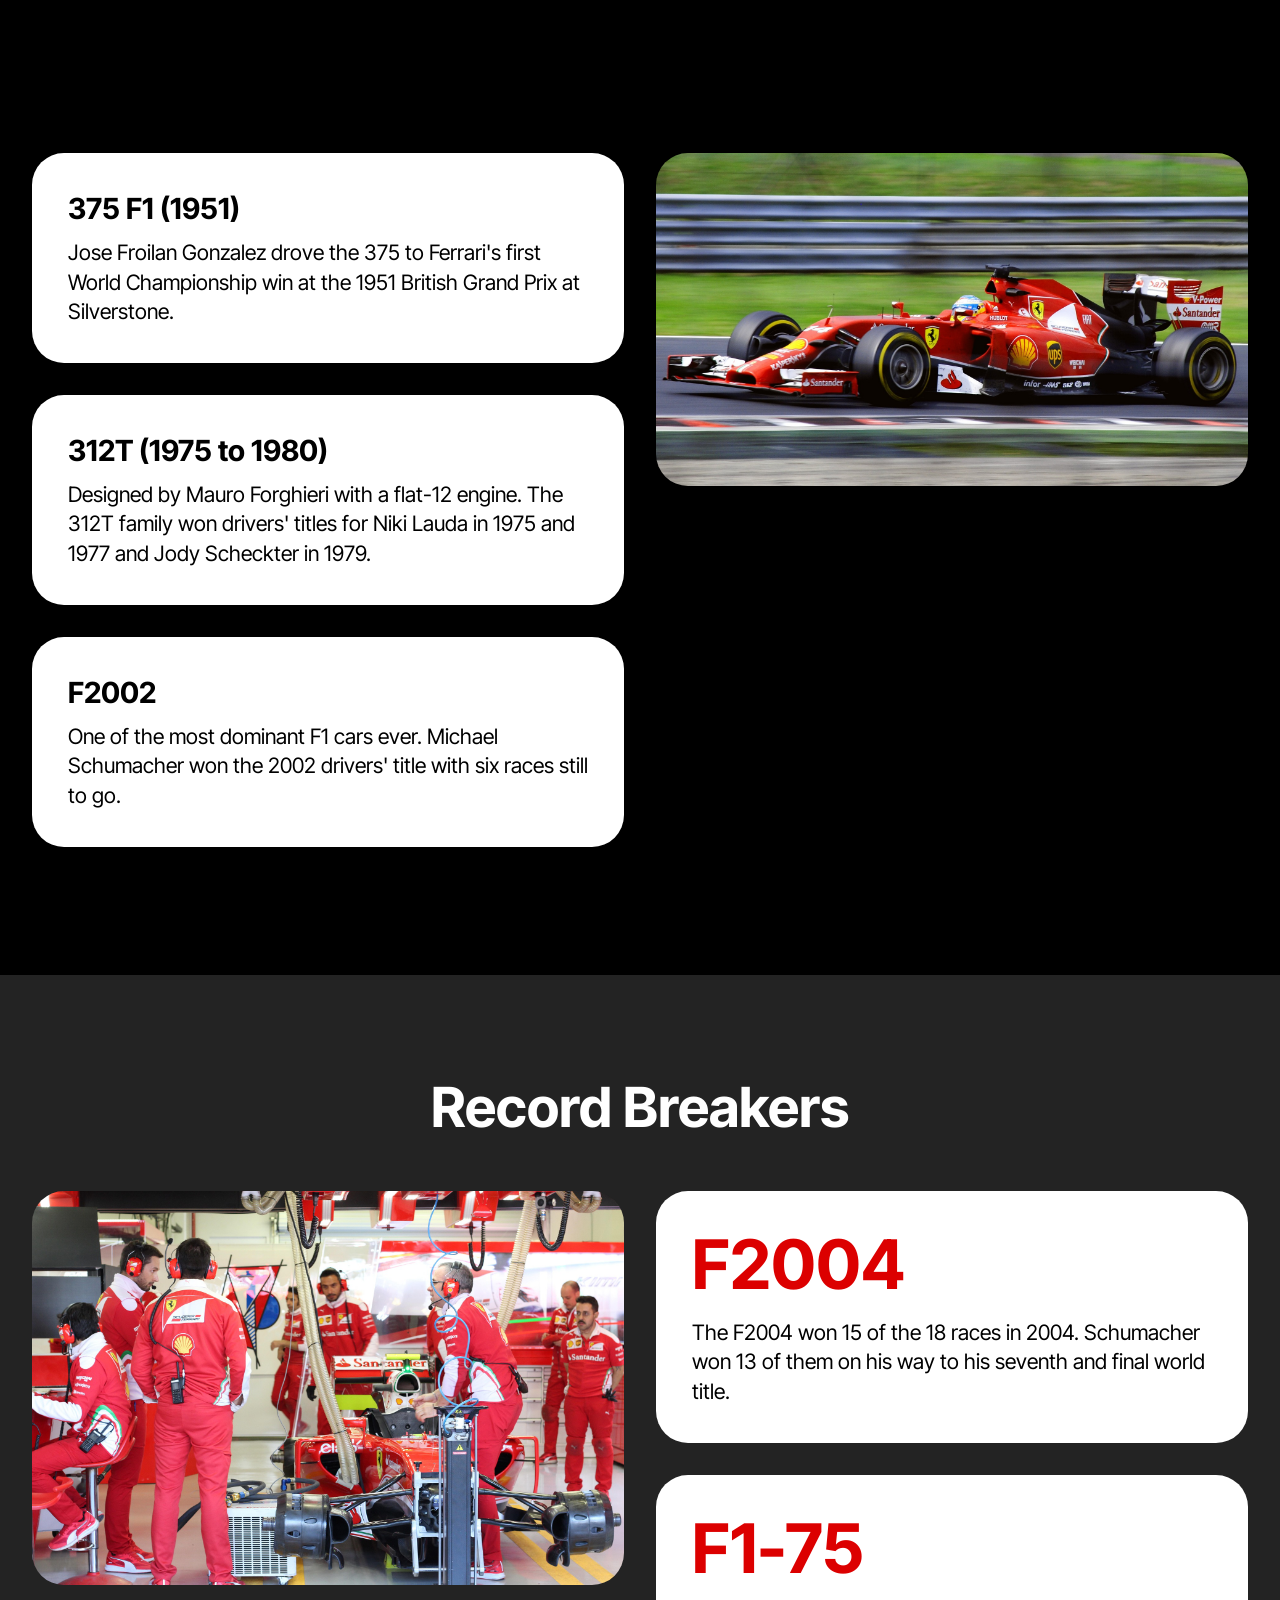
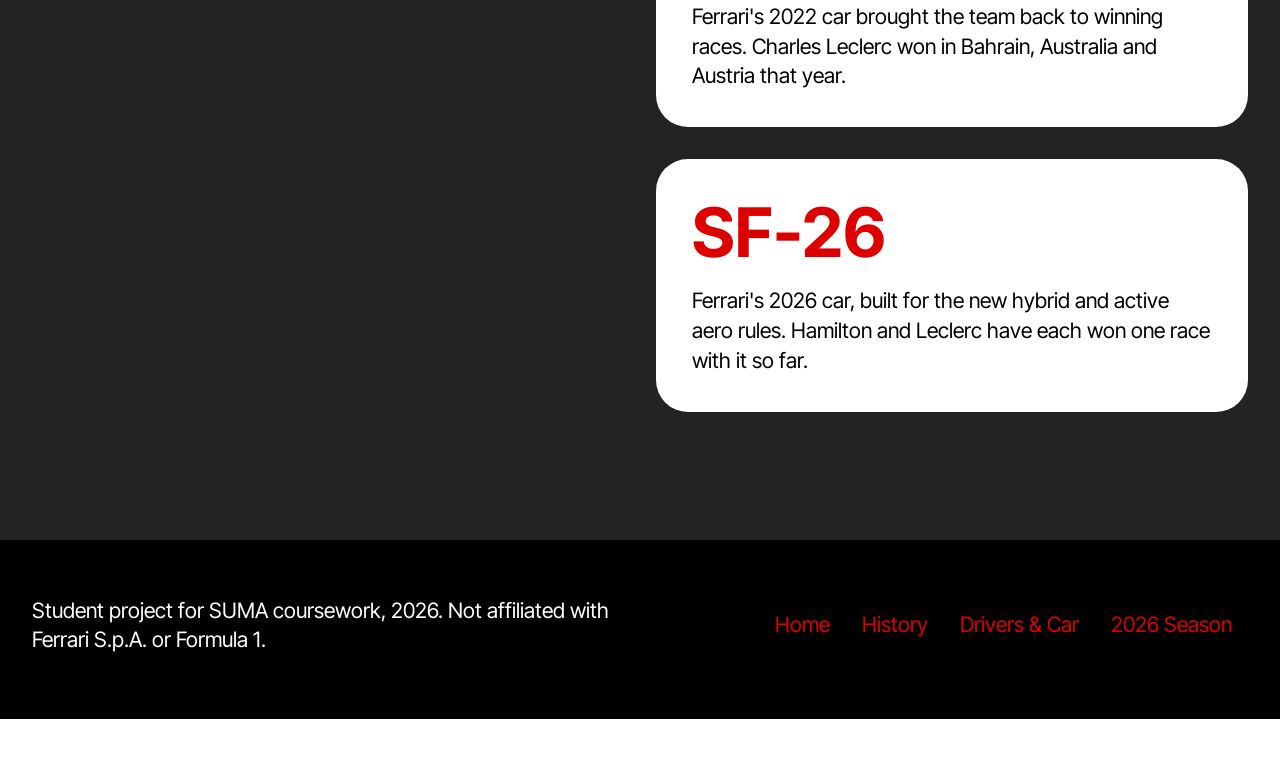
<file: cars.html>
<!DOCTYPE html>
<html  >
<head>
  <!-- Site made with Mobirise Website Builder v6.1.12, https://mobirise.com -->
  <meta charset="UTF-8">
  <meta http-equiv="X-UA-Compatible" content="IE=edge">
  <meta name="generator" content="Mobirise v6.1.12, mobirise.com">
  <meta name="viewport" content="width=device-width, initial-scale=1, minimum-scale=1">
  <link rel="shortcut icon" href="assets/images/logo.png" type="image/x-icon">
  <meta name="description" content="">
  
  
  <title>Iconic Cars</title>
  <link rel="stylesheet" href="assets/web/assets/mobirise-icons2/mobirise2.css">
  <link rel="stylesheet" href="assets/bootstrap/css/bootstrap.min.css">
  <link rel="stylesheet" href="assets/animatecss/animate.css">
  <link rel="stylesheet" href="assets/dropdown/css/style.css">
  <link rel="stylesheet" href="assets/theme/css/style.css">
  <link rel="preload" href="https://fonts.googleapis.com/css?family=Inter+Tight:100,200,300,400,500,600,700,800,900,100i,200i,300i,400i,500i,600i,700i,800i,900i&display=swap" as="style" onload="this.onload=null;this.rel='stylesheet'">
  <noscript><link rel="stylesheet" href="https://fonts.googleapis.com/css?family=Inter+Tight:100,200,300,400,500,600,700,800,900,100i,200i,300i,400i,500i,600i,700i,800i,900i&display=swap"></noscript>
  <link rel="preload" as="style" href="assets/mobirise/css/mbr-additional.css?v=Rya5zJ"><link rel="stylesheet" href="assets/mobirise/css/mbr-additional.css?v=Rya5zJ" type="text/css">

  
  
  
</head>
<body>
  
  <section data-bs-version="5.1" class="menu menu1 cid-vxf2CYeOQP" once="menu" id="menu01-z">
	

	<nav class="navbar navbar-dropdown navbar-fixed-top navbar-expand-lg">
		<div class="container">
			<div class="navbar-brand">
				
				<span class="navbar-caption-wrap"><a class="navbar-caption text-white text-primary display-4" href="index.html">Scuderia Ferrari F1</a></span>
			</div>
			<button class="navbar-toggler" type="button" data-toggle="collapse" data-bs-toggle="collapse" data-target="#navbarSupportedContent" data-bs-target="#navbarSupportedContent" aria-controls="navbarNavAltMarkup" aria-expanded="false" aria-label="Toggle navigation">
				<div class="hamburger">
					<span></span>
					<span></span>
					<span></span>
					<span></span>
				</div>
			</button>
			<div class="collapse navbar-collapse" id="navbarSupportedContent">
				<ul class="navbar-nav nav-dropdown" data-app-modern-menu="true"><li class="nav-item">
						<a class="nav-link link text-white display-4" href="history.html">History</a>
					</li><li class="nav-item">
						<a class="nav-link link text-white display-4" href="drivers.html" aria-expanded="false">Drivers</a>
					</li>
					<li class="nav-item">
						<a class="nav-link link text-white display-4" href="season-2026.html">Season</a>
					</li><li class="nav-item"><a class="nav-link link text-white text-primary display-4" href="calendar.html">Calendar</a></li><li class="nav-item"><a class="nav-link link text-white text-primary display-4" href="legends.html">Legends</a></li><li class="nav-item"><a class="nav-link link text-white text-primary display-4" href="cars.html">Cars</a></li><li class="nav-item"><a class="nav-link link text-white text-primary display-4" href="maranello.html">Maranello</a></li></ul>
				
				<div class="navbar-buttons mbr-section-btn"><a class="btn btn-primary display-4" href="https://mobiri.se">Latest Results</a></div>
			</div>
		</div>
	</nav>
</section>

<section data-bs-version="5.1" class="header18 cid-vxf2CYJKP2" data-bg-video="https://vimeo.com/1168097335?share=copy&amp;fl=cl&amp;fe=ci" id="header18-10">
  

  <div class="mbr-overlay" style="opacity: 0.5; background-color: rgb(0, 0, 0);"></div>
  <div class="container-fluid">
    <div class="row">
      <div class="content-wrap col-12 col-md-12">
        <h1 class="mbr-section-title mbr-fonts-style mbr-white mb-4 display-1"><strong>Iconic Ferrari F1 Cars</strong></h1>
        
        <p class="mbr-fonts-style mbr-text mbr-white mb-4 display-7">From the 375 that won Ferrari's first Grand Prix in 1951 to today's SF-26, these are some of the most famous cars to wear the Prancing Horse.</p>
        <div class="mbr-section-btn"><a class="btn btn-white-outline display-7" href="drivers.html">Ferrari Legends</a></div>
      </div>
    </div>
  </div>
</section>

<section data-bs-version="5.1" class="gallery4 cid-vxqn1pomRr" id="gallery04-1b">
  
  
  <div class="container-fluid gallery-wrapper">
    <div class="row justify-content-center">
      <div class="col-12 content-head">
        <div class="mbr-section-head mb-5">
          <h4 class="mbr-section-title mbr-fonts-style align-center mb-0 display-2">
            <strong>The Prancing Horse in Motion</strong></h4>
          <h5 class="mbr-section-subtitle mbr-fonts-style align-center mb-0 mt-4 display-7">
            Red cars, fast laps and the Tifosi, from the classics to the SF-26.</h5>
        </div>
      </div>
    </div>
    <div class="grid-container">
      <div class="grid-container-1" style="transform: translate3d(-200px, 0px, 0px);">
        <div class="grid-item">
          <img src="assets/images/mbr-6.jpg" alt="Classic red race car">
        </div>
        <div class="grid-item">
          <img src="assets/images/mbr-4.jpg" alt="Ferrari F1 car on track">
        </div>
        <div class="grid-item">
          <img src="assets/images/mbr.jpg" alt="Red Ferrari F1 car">
        </div>
        <div class="grid-item">
          <img src="assets/images/mbr-3.jpg" alt="Ferrari fans with red flags">
        </div>
      </div>
      <div class="grid-container-2" style="transform: translate3d(-70px, 0px, 0px);">
        <div class="grid-item">
          <img src="assets/images/mbr-5.jpg" alt="Classic F1 car racing">
        </div>
        <div class="grid-item">
          <img src="assets/images/mbr-1.jpg" alt="Ferrari crew in the garage">
        </div>
        <div class="grid-item">
          <img src="assets/images/mbr-2.jpg" alt="Modern Ferrari F1 car racing">
        </div>
        <div class="grid-item">
          <img src="assets/images/mbr-4.jpg" alt="Ferrari F1 car at speed">
        </div>
      </div>
    </div>
  </div>
</section>

<section data-bs-version="5.1" class="features027 cid-vxf2CYSQC5" id="features027-11">
	

	
	

	<div class="container">
		


		<div class="row justify-content-center  blockContent">
			<div class="col-12 col-lg">
				<div class="item features-without-image col-12 col-md-12 col-lg-12 active">
					<div class="item-wrapper">
						<div class="item-content">
							
							<h4 class="card-title mbr-fonts-style display-5">
								<strong>375 F1 (1951)</strong></h4>
							<p class="card-text mbr-fonts-style mt-0 mb-0 display-7">
								Jose Froilan Gonzalez drove the 375 to Ferrari's first World Championship win at the 1951 British Grand Prix at Silverstone.</p>
							
						</div>

					</div>
				</div>
				<div class="item features-without-image col-12 col-md-12 col-lg-12">
					<div class="item-wrapper">
						<div class="item-content">
							
							<h4 class="card-title mbr-fonts-style display-5">
								<strong>312T (1975 to 1980)</strong></h4>
							<p class="card-text mbr-fonts-style mt-0 mb-0 display-7">
								Designed by Mauro Forghieri with a flat-12 engine. The 312T family won drivers' titles for Niki Lauda in 1975 and 1977 and Jody Scheckter in 1979.</p>
							
						</div>

					</div>
				</div>
				<div class="item features-without-image col-12 col-md-12 col-lg-12">
					<div class="item-wrapper">
						<div class="item-content">
							
							<h4 class="card-title mbr-fonts-style display-5">
								<strong>F2002</strong></h4>
							<p class="card-text mbr-fonts-style mt-0 mb-0 display-7">
								One of the most dominant F1 cars ever. Michael Schumacher won the 2002 drivers' title with six races still to go.</p>
							
						</div>
					</div>
				</div>
			</div>
			<div class="col-12 col-lg-6">
				<div class="image-wrapper">
					<img class="w-100" src="assets/images/mbr-4.jpg" alt="Ferrari Formula 1 car racing">
				</div>
			</div>

		</div>
	</div>
</section>

<section data-bs-version="5.1" class="features028 cid-vxf2CZ4mjp" id="features028-12">
	

	
	
	<div class="container">
		<div class="row justify-content-center">
			<div class="col-md-12 content-head mb-5">
				<h1 class="mbr-section-title mbr-fonts-style mb-0 display-2">
					<strong>Record Breakers</strong></h1>
				
			</div>
		</div>


		<div class="row justify-content-center  blockContent">

			<div class="col-12 col-lg">


				<div class="item features-without-image col-12 col-md-12 col-lg-12 active">
					<div class="item-wrapper">
						<div class="item-content">
							<h5 class="mbr-card-title mbr-fonts-style mt-0 mb-3 mbr-number display-1">
								<strong>F2004</strong></h5>
							
							<p class="card-text mbr-fonts-style mt-0 mb-0 display-7">
								The F2004 won 15 of the 18 races in 2004. Schumacher won 13 of them on his way to his seventh and final world title.</p>
							
						</div>

					</div>
				</div>
				<div class="item features-without-image col-12 col-md-12 col-lg-12">
					<div class="item-wrapper">
						<div class="item-content">
							<h5 class="mbr-card-title mbr-fonts-style mt-0 mb-3 mbr-number display-1">
								<strong>F1-75</strong></h5>
							
							<p class="card-text mbr-fonts-style mt-0 mb-0 display-7">
								Ferrari's 2022 car brought the team back to winning races. Charles Leclerc won in Bahrain, Australia and Austria that year.</p>
							
						</div>

					</div>
				</div>
				<div class="item features-without-image col-12 col-md-12 col-lg-12">
					<div class="item-wrapper">
						<div class="item-content">
							<h5 class="mbr-card-title mbr-fonts-style mt-0 mb-3 mbr-number display-1">
								<strong>SF-26</strong></h5>
							
							<p class="card-text mbr-fonts-style mt-0 mb-0 display-7">
								Ferrari's 2026 car, built for the new hybrid and active aero rules. Hamilton and Leclerc have each won one race with it so far.</p>
							
						</div>
					</div>
				</div>
			</div>
			<div class="col-12 col-lg-6">
				<div class="image-wrapper">
					<img class="w-100" src="assets/images/mbr-1.jpg" alt="Ferrari team crew in the garage">
				</div>
			</div>
		</div>
	</div>
</section>

<section data-bs-version="5.1" class="footer2 cid-vxf2CZengZ" once="footers" id="footer02-13">
    

    
    

    <div class="container">
        <div class="row">
            <div class="col-12 col-lg-6 center mt-2 mb-3">
                <p class="mbr-fonts-style copyright mb-0 display-7">
                    Student project for SUMA coursework, 2026. Not affiliated with Ferrari S.p.A. or Formula 1.</p>
            </div>
            <div class="col-12 col-lg-6 center">
                <div class="row-links mt-2 mb-3">
                    <ul class="row-links-soc">
                        
                        
                        
                        
                    <li class="row-links-soc-item mbr-fonts-style display-7"><a href="index.html" class="text-primary">Home</a></li><li class="row-links-soc-item mbr-fonts-style display-7"><a href="history.html" class="text-primary">History</a></li><li class="row-links-soc-item mbr-fonts-style display-7"><a href="drivers.html" class="text-primary">Drivers &amp; Car</a></li><li class="row-links-soc-item mbr-fonts-style display-7"><a href="season-2026.html" class="text-primary">2026 Season</a></li></ul>
                </div>
            </div>
        </div>
    </div>
</section><section class="display-7" style="padding: 0;align-items: center;justify-content: center;flex-wrap: wrap;    align-content: center;display: flex;position: relative;height: 4rem;"><a href="https://mobiri.se/5185856" style="flex: 1 1;height: 4rem;position: absolute;width: 100%;z-index: 1;"><img alt="" style="height: 4rem;" src="[data-uri]"></a><p style="margin: 0;text-align: center;" class="display-7">&#8204;</p><a style="z-index:1" href="https://mobirise.com/html-builder.html">HTML Website Creator</a></section><script src="assets/bootstrap/js/bootstrap.bundle.min.js"></script>  <script src="assets/smoothscroll/smooth-scroll.js"></script>  <script src="assets/ytplayer/index.js"></script>  <script src="assets/dropdown/js/navbar-dropdown.js"></script>  <script src="assets/vimeoplayer/player.js"></script>  <script src="assets/scrollgallery/scroll-gallery.js"></script>  <script src="assets/theme/js/script.js"></script>  
  
  
  <input name="animation" type="hidden">
  </body>
</html>
</file>
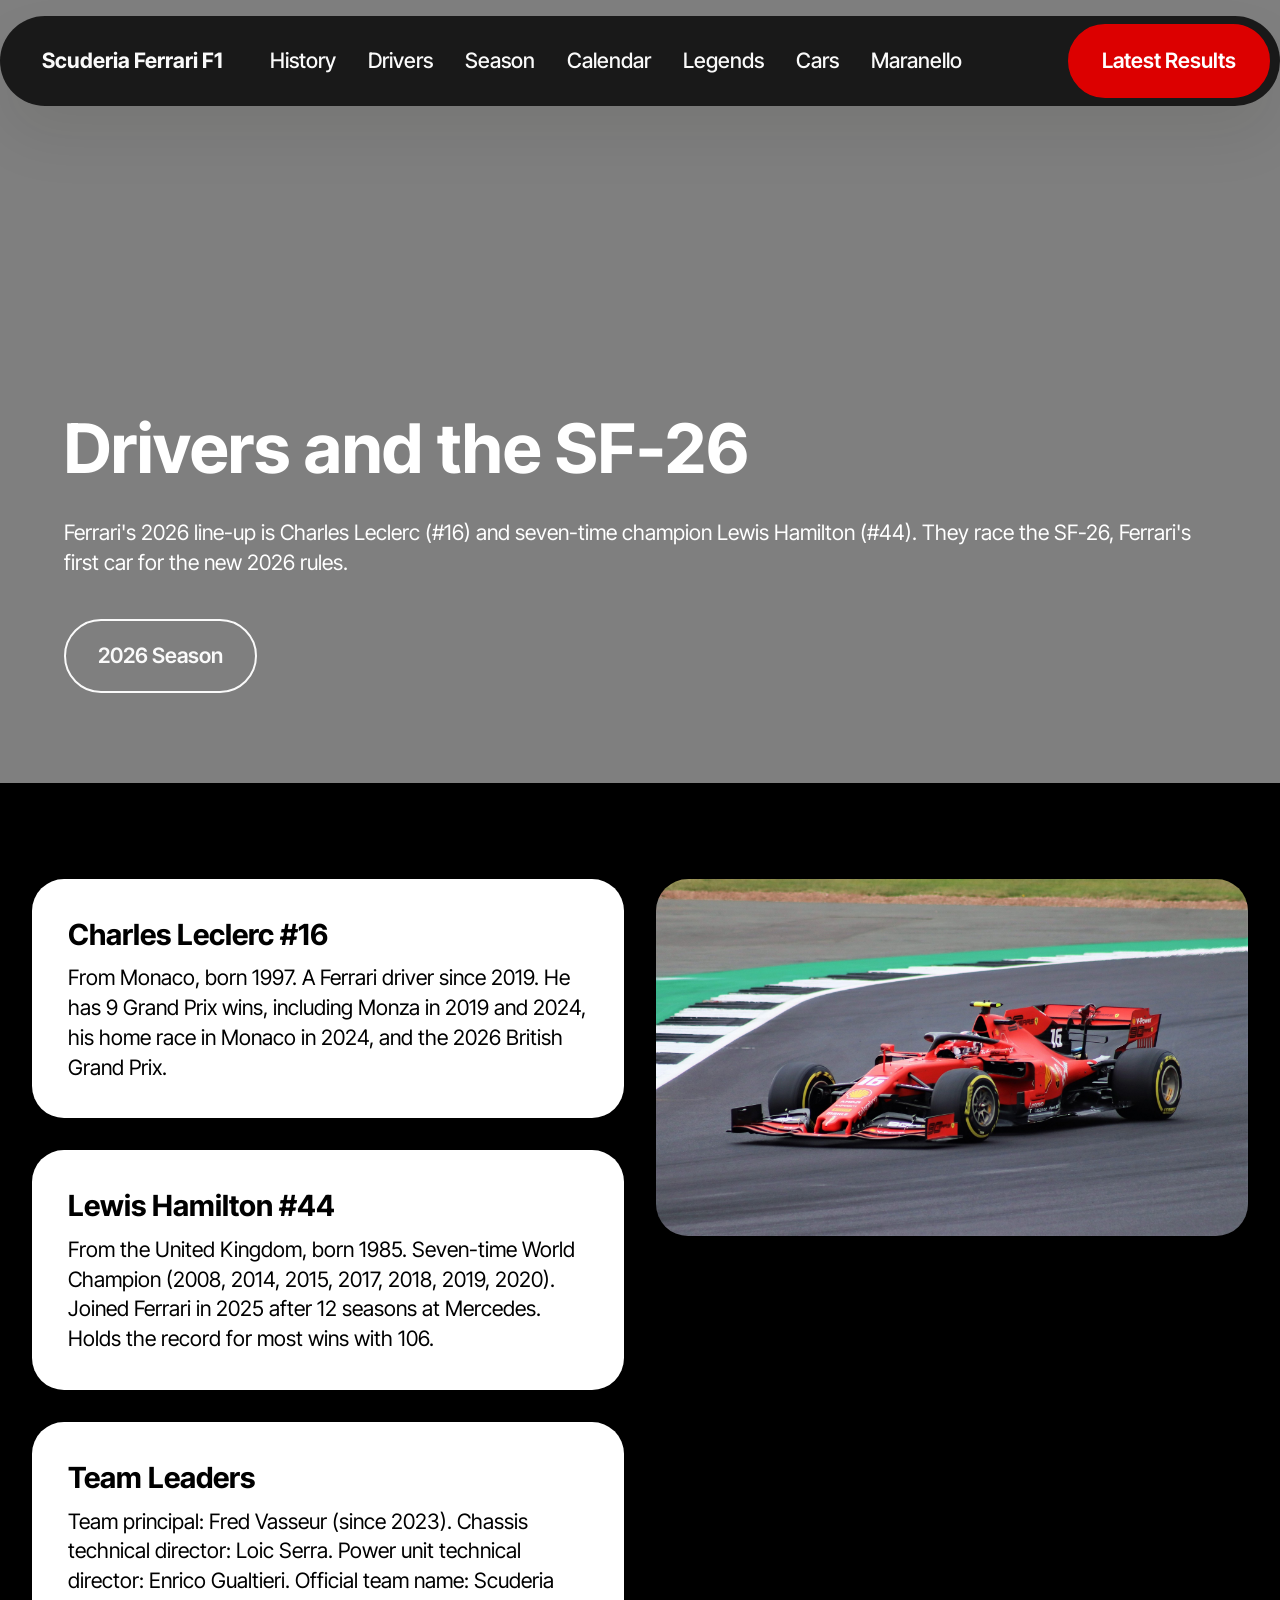
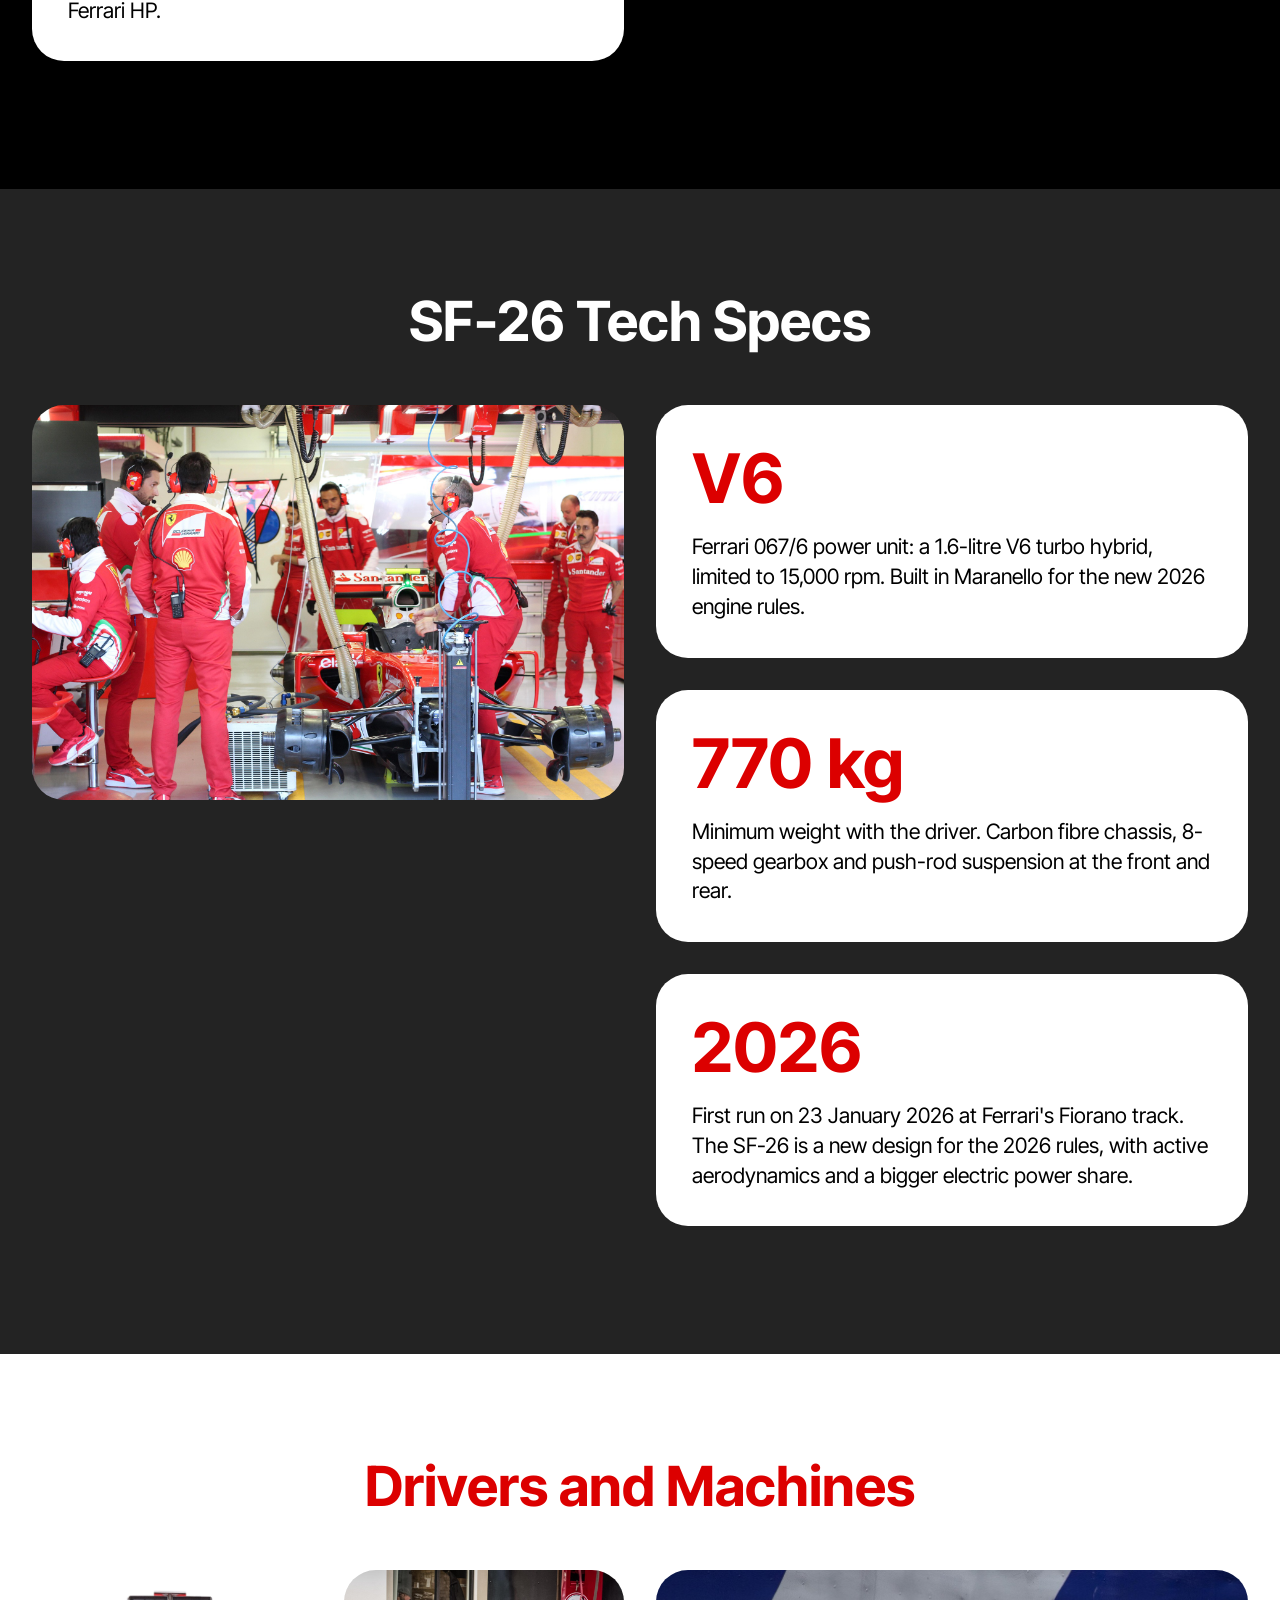
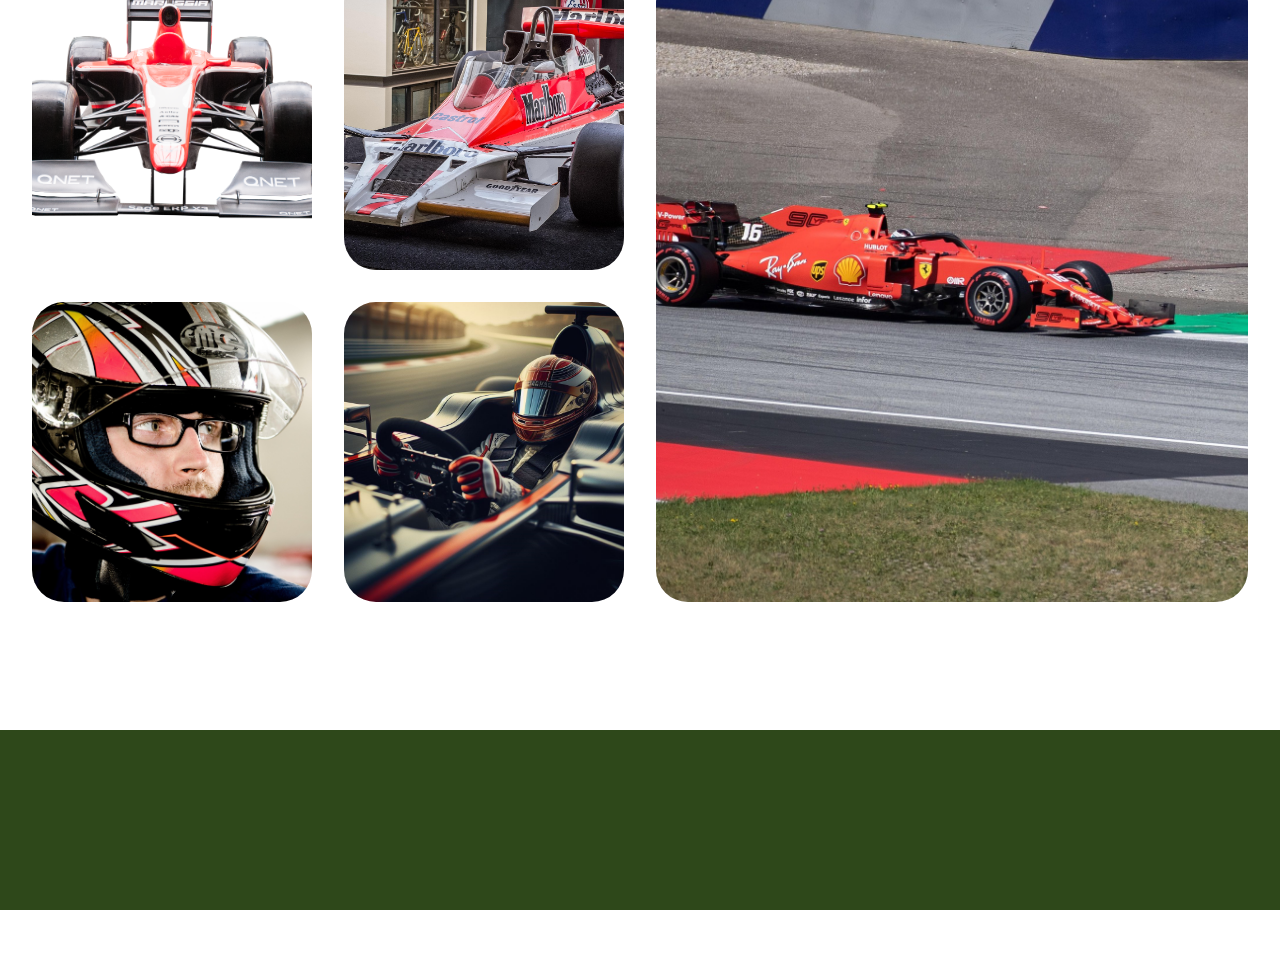
<file: drivers.html>
<!DOCTYPE html>
<html  >
<head>
  <!-- Site made with Mobirise Website Builder v6.1.12, https://mobirise.com -->
  <meta charset="UTF-8">
  <meta http-equiv="X-UA-Compatible" content="IE=edge">
  <meta name="generator" content="Mobirise v6.1.12, mobirise.com">
  <meta name="viewport" content="width=device-width, initial-scale=1, minimum-scale=1">
  <link rel="shortcut icon" href="assets/images/logo.png" type="image/x-icon">
  <meta name="description" content="">
  
  
  <title>Drivers and Car</title>
  <link rel="stylesheet" href="assets/web/assets/mobirise-icons2/mobirise2.css">
  <link rel="stylesheet" href="assets/bootstrap/css/bootstrap.min.css">
  <link rel="stylesheet" href="assets/animatecss/animate.css">
  <link rel="stylesheet" href="assets/dropdown/css/style.css">
  <link rel="stylesheet" href="assets/theme/css/style.css">
  <link rel="preload" href="https://fonts.googleapis.com/css?family=Inter+Tight:100,200,300,400,500,600,700,800,900,100i,200i,300i,400i,500i,600i,700i,800i,900i&display=swap" as="style" onload="this.onload=null;this.rel='stylesheet'">
  <noscript><link rel="stylesheet" href="https://fonts.googleapis.com/css?family=Inter+Tight:100,200,300,400,500,600,700,800,900,100i,200i,300i,400i,500i,600i,700i,800i,900i&display=swap"></noscript>
  <link rel="preload" as="style" href="assets/mobirise/css/mbr-additional.css?v=PCJuUo"><link rel="stylesheet" href="assets/mobirise/css/mbr-additional.css?v=PCJuUo" type="text/css">

  
  
  
</head>
<body>
  
  <section data-bs-version="5.1" class="menu menu1 cid-vxeHM5cluo" once="menu" id="menu01-f">
	

	<nav class="navbar navbar-dropdown navbar-fixed-top navbar-expand-lg">
		<div class="container">
			<div class="navbar-brand">
				
				<span class="navbar-caption-wrap"><a class="navbar-caption text-white text-primary display-4" href="index.html">Scuderia Ferrari F1</a></span>
			</div>
			<button class="navbar-toggler" type="button" data-toggle="collapse" data-bs-toggle="collapse" data-target="#navbarSupportedContent" data-bs-target="#navbarSupportedContent" aria-controls="navbarNavAltMarkup" aria-expanded="false" aria-label="Toggle navigation">
				<div class="hamburger">
					<span></span>
					<span></span>
					<span></span>
					<span></span>
				</div>
			</button>
			<div class="collapse navbar-collapse" id="navbarSupportedContent">
				<ul class="navbar-nav nav-dropdown" data-app-modern-menu="true"><li class="nav-item">
						<a class="nav-link link text-white display-4" href="history.html">History</a>
					</li><li class="nav-item">
						<a class="nav-link link text-white display-4" href="drivers.html" aria-expanded="false">Drivers</a>
					</li>
					<li class="nav-item">
						<a class="nav-link link text-white display-4" href="season-2026.html">Season</a>
					</li><li class="nav-item"><a class="nav-link link text-white text-primary display-4" href="calendar.html">Calendar</a></li><li class="nav-item"><a class="nav-link link text-white text-primary display-4" href="legends.html">Legends</a></li><li class="nav-item"><a class="nav-link link text-white text-primary display-4" href="cars.html">Cars</a></li><li class="nav-item"><a class="nav-link link text-white text-primary display-4" href="maranello.html">Maranello</a></li></ul>
				
				<div class="navbar-buttons mbr-section-btn"><a class="btn btn-primary display-4" href="https://mobiri.se">Latest Results</a></div>
			</div>
		</div>
	</nav>
</section>

<section data-bs-version="5.1" class="header18 cid-vxeHM5JcWw" data-bg-video="https://www.youtube.com/watch?v=WrrpoOWaHDI" id="header18-g">
  

  <div class="mbr-overlay" style="opacity: 0.5; background-color: rgb(0, 0, 0);"></div>
  <div class="container-fluid">
    <div class="row">
      <div class="content-wrap col-12 col-md-12">
        <h1 class="mbr-section-title mbr-fonts-style mbr-white mb-4 display-1">
          <strong><br>Drivers and the SF-26</strong></h1>
        
        <p class="mbr-fonts-style mbr-text mbr-white mb-4 display-7">Ferrari's 2026 line-up is Charles Leclerc (#16) and seven-time champion Lewis Hamilton (#44). They race the SF-26, Ferrari's first car for the new 2026 rules.</p>
        <div class="mbr-section-btn"><a class="btn btn-white-outline display-7" href="season-2026.html">2026 Season</a></div>
      </div>
    </div>
  </div>
</section>

<section data-bs-version="5.1" class="features027 cid-vxeHM5VV7o" id="features027-h">
	

	
	

	<div class="container">
		


		<div class="row justify-content-center  blockContent">
			<div class="col-12 col-lg">
				<div class="item features-without-image col-12 col-md-12 col-lg-12 active">
					<div class="item-wrapper">
						<div class="item-content">
							
							<h4 class="card-title mbr-fonts-style display-5">
								<strong>Charles Leclerc #16</strong></h4>
							<p class="card-text mbr-fonts-style mt-0 mb-0 display-7">
								From Monaco, born 1997. A Ferrari driver since 2019. He has 9 Grand Prix wins, including Monza in 2019 and 2024, his home race in Monaco in 2024, and the 2026 British Grand Prix.</p>
							
						</div>

					</div>
				</div>
				<div class="item features-without-image col-12 col-md-12 col-lg-12">
					<div class="item-wrapper">
						<div class="item-content">
							
							<h4 class="card-title mbr-fonts-style display-5">
								<strong>Lewis Hamilton #44</strong></h4>
							<p class="card-text mbr-fonts-style mt-0 mb-0 display-7">
								From the United Kingdom, born 1985. Seven-time World Champion (2008, 2014, 2015, 2017, 2018, 2019, 2020). Joined Ferrari in 2025 after 12 seasons at Mercedes. Holds the record for most wins with 106.</p>
							
						</div>

					</div>
				</div>
				<div class="item features-without-image col-12 col-md-12 col-lg-12">
					<div class="item-wrapper">
						<div class="item-content">
							
							<h4 class="card-title mbr-fonts-style display-5">
								<strong>Team Leaders</strong></h4>
							<p class="card-text mbr-fonts-style mt-0 mb-0 display-7">
								Team principal: Fred Vasseur (since 2023). Chassis technical director: Loic Serra. Power unit technical director: Enrico Gualtieri. Official team name: Scuderia Ferrari HP.</p>
							
						</div>
					</div>
				</div>
			</div>
			<div class="col-12 col-lg-6">
				<div class="image-wrapper">
					<img class="w-100" src="assets/images/mbr-2.jpg" alt="Modern Ferrari Formula 1 car on track">
				</div>
			</div>

		</div>
	</div>
</section>

<section data-bs-version="5.1" class="features028 cid-vxeHM66fan" id="features028-i">
	

	
	
	<div class="container">
		<div class="row justify-content-center">
			<div class="col-md-12 content-head mb-5">
				<h1 class="mbr-section-title mbr-fonts-style mb-0 display-2">
					<strong>SF-26 Tech Specs</strong></h1>
				
			</div>
		</div>


		<div class="row justify-content-center  blockContent">

			<div class="col-12 col-lg">


				<div class="item features-without-image col-12 col-md-12 col-lg-12 active">
					<div class="item-wrapper">
						<div class="item-content">
							<h5 class="mbr-card-title mbr-fonts-style mt-0 mb-3 mbr-number display-1">
								<strong>V6</strong></h5>
							
							<p class="card-text mbr-fonts-style mt-0 mb-0 display-7">
								Ferrari 067/6 power unit: a 1.6-litre V6 turbo hybrid, limited to 15,000 rpm. Built in Maranello for the new 2026 engine rules.</p>
							
						</div>

					</div>
				</div>
				<div class="item features-without-image col-12 col-md-12 col-lg-12">
					<div class="item-wrapper">
						<div class="item-content">
							<h5 class="mbr-card-title mbr-fonts-style mt-0 mb-3 mbr-number display-1">
								<strong>770 kg</strong></h5>
							
							<p class="card-text mbr-fonts-style mt-0 mb-0 display-7">
								Minimum weight with the driver. Carbon fibre chassis, 8-speed gearbox and push-rod suspension at the front and rear.</p>
							
						</div>

					</div>
				</div>
				<div class="item features-without-image col-12 col-md-12 col-lg-12">
					<div class="item-wrapper">
						<div class="item-content">
							<h5 class="mbr-card-title mbr-fonts-style mt-0 mb-3 mbr-number display-1">
								<strong>2026</strong></h5>
							
							<p class="card-text mbr-fonts-style mt-0 mb-0 display-7">
								First run on 23 January 2026 at Ferrari's Fiorano track. The SF-26 is a new design for the 2026 rules, with active aerodynamics and a bigger electric power share.</p>
							
						</div>
					</div>
				</div>
			</div>
			<div class="col-12 col-lg-6">
				<div class="image-wrapper">
					<img class="w-100" src="assets/images/mbr-1.jpg" alt="Ferrari team crew in the garage">
				</div>
			</div>
		</div>
	</div>
</section>

<section data-bs-version="5.1" class="gallery05 cid-vxr8g6RF36" id="gallery05-1e">
    

    
    
    <div class="container">
        <div class="row justify-content-center">
            <div class="col-md-12 content-head mb-5">
                <h1 class="mbr-section-title mbr-fonts-style mb-0 display-2">
                    <strong>Drivers and Machines</strong></h1>
                
            </div>
        </div>
        <div class="row justify-content-center  blockContent">
            <div class="col-12 col-lg-6">
                <div class="row">
                    <div class="col-xs-12 col-sm-12 col-md-6 col-lg-6 active">
                        <div class="item-wrapper">
                            <div class="item-img">
                                <img src="assets/images/mbr-1.png" alt="Red and white F1 car front view" title="" data-slide-to="0" data-bs-slide-to="0" class="smallImage">
                            </div>

                        </div>
                    </div>
                    <div class="col-md-6 col-xs-12 col-sm-12 col-lg-6">
                        <div class="item-wrapper">
                            <div class="item-img">
                                <img src="assets/images/mbr-23.jpg" alt="Classic Ferrari 312T F1 car" title="" data-slide-to="1" data-bs-slide-to="1" class="smallImage">
                            </div>

                        </div>
                    </div>
                    <div class="col-xs-12 col-sm-12 col-md-6 col-lg-6">
                        <div class="item-wrapper">
                            <div class="item-img">
                                <img src="assets/images/mbr-22.jpg" alt="Racing driver in a red and black helmet" title="" data-slide-to="2" data-bs-slide-to="2" class="smallImage">
                            </div>
                        </div>
                    </div>
                    <div class="col-xs-12 col-sm-12 col-md-6 col-lg-6">
                        <div class="item-wrapper">
                            <div class="item-img">
                                <img src="assets/images/mbr.png" alt="Driver in the cockpit of an F1 car" title="" data-slide-to="3" data-bs-slide-to="3" class="smallImage">
                            </div>
                        </div>
                    </div>
                </div>
            </div>
            <div class="col-12 col-lg-6">
                <div class="item-wrapper">
                    <div class="item-img ">
                        <img class="w-100 largeImage" src="assets/images/mbr-21.jpg" alt="Charles Leclerc driving for Ferrari" data-slide-to="3" data-bs-slide-to="3">
                    </div>

                </div>
            </div>
        </div>
    </div>
</section>

<section data-bs-version="5.1" class="footer2 cid-vxeHM6f62K" once="footers" id="footer02-j">
    

    
    

    <div class="container">
        <div class="row">
            <div class="col-12 col-lg-6 center mt-2 mb-3">
                <p class="mbr-fonts-style copyright mb-0 display-7">
                    Student project for SUMA coursework, 2026. Not affiliated with Ferrari S.p.A. or Formula 1.</p>
            </div>
            <div class="col-12 col-lg-6 center">
                <div class="row-links mt-2 mb-3">
                    <ul class="row-links-soc">
                        
                        
                        
                        
                    <li class="row-links-soc-item mbr-fonts-style display-7"><a href="index.html" class="text-primary">Home</a></li><li class="row-links-soc-item mbr-fonts-style display-7"><a href="history.html" class="text-primary">History</a></li><li class="row-links-soc-item mbr-fonts-style display-7"><a href="drivers.html" class="text-primary">Drivers &amp; Car</a></li><li class="row-links-soc-item mbr-fonts-style display-7"><a href="season-2026.html" class="text-primary">2026 Season</a></li></ul>
                </div>
            </div>
        </div>
    </div>
</section><section class="display-7" style="padding: 0;align-items: center;justify-content: center;flex-wrap: wrap;    align-content: center;display: flex;position: relative;height: 4rem;"><a href="https://mobiri.se/5185856" style="flex: 1 1;height: 4rem;position: absolute;width: 100%;z-index: 1;"><img alt="" style="height: 4rem;" src="[data-uri]"></a><p style="margin: 0;text-align: center;" class="display-7">&#8204;</p><a style="z-index:1" href="https://mobirise.com/html-builder.html">HTML Website Generator</a></section><script src="assets/bootstrap/js/bootstrap.bundle.min.js"></script>  <script src="assets/smoothscroll/smooth-scroll.js"></script>  <script src="assets/ytplayer/index.js"></script>  <script src="assets/dropdown/js/navbar-dropdown.js"></script>  <script src="assets/vimeoplayer/player.js"></script>  <script src="assets/theme/js/script.js"></script>  
  
  
  <input name="animation" type="hidden">
  </body>
</html>
</file>
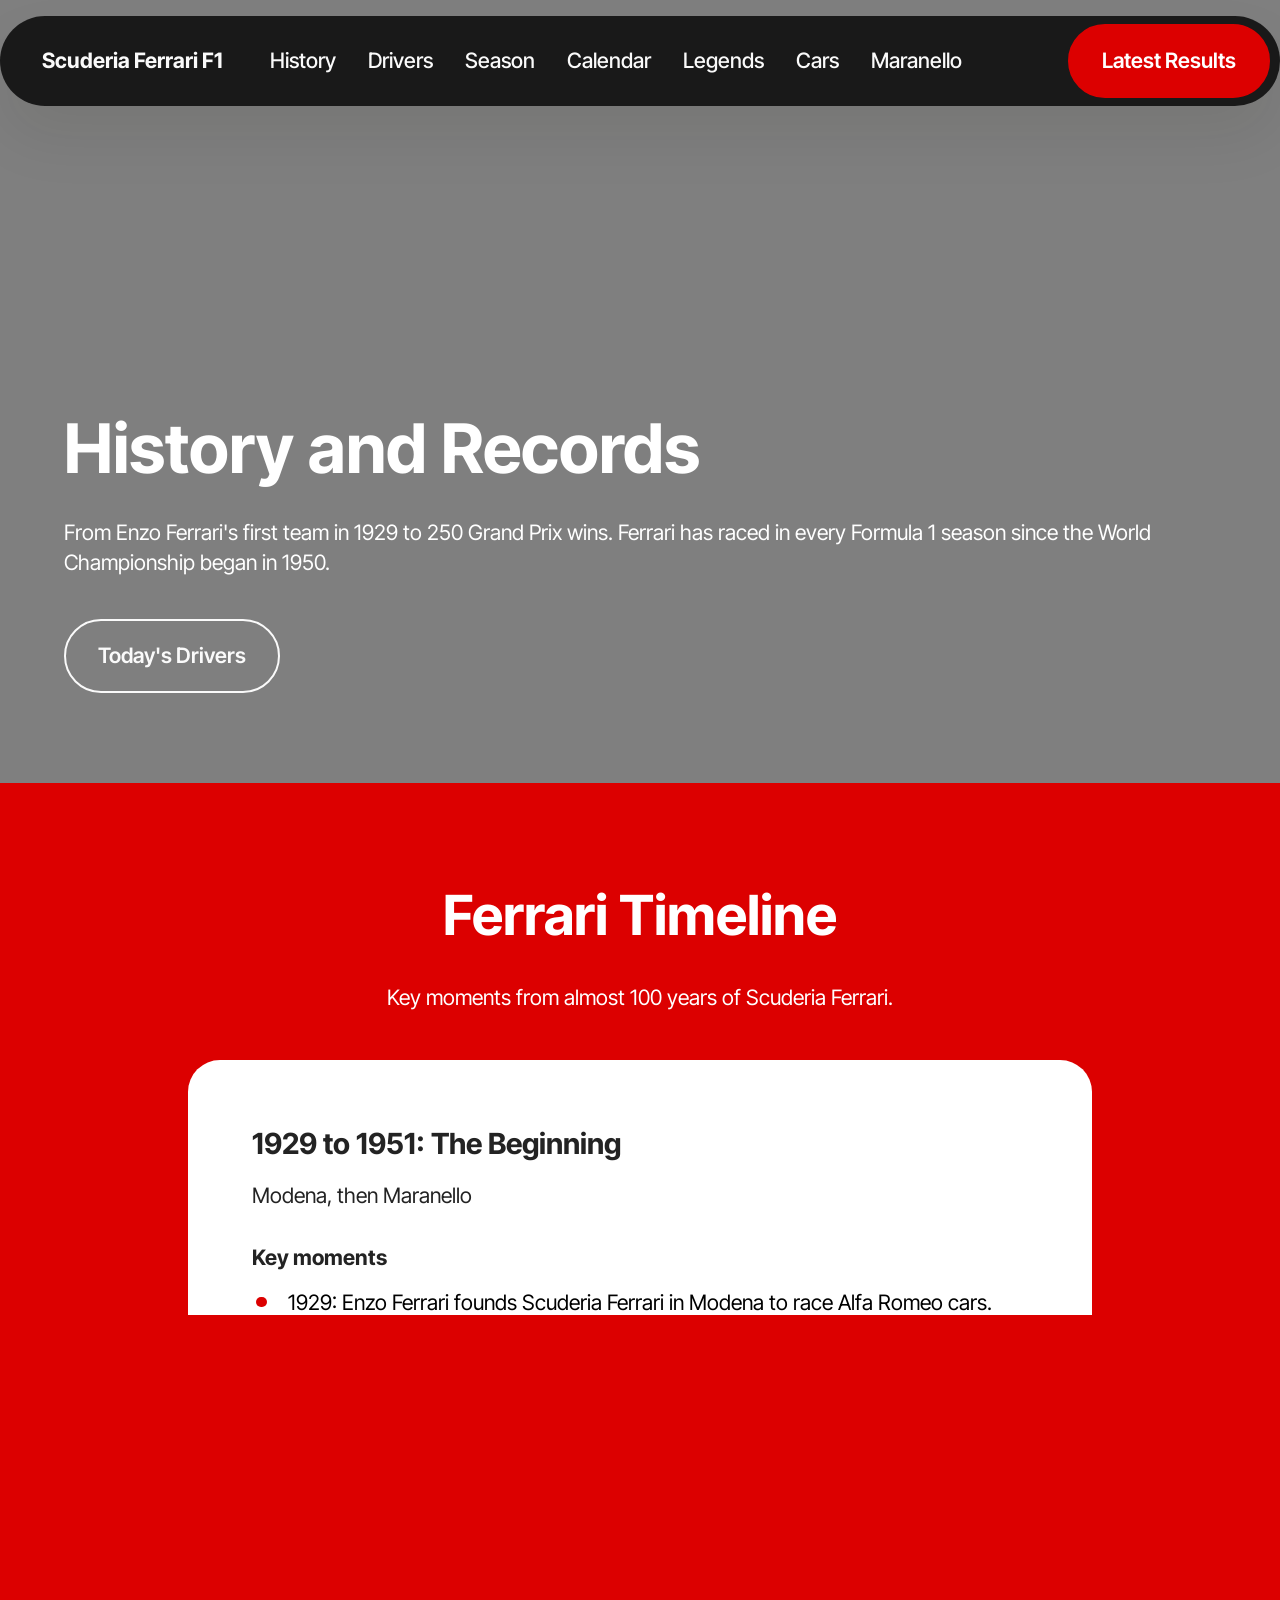
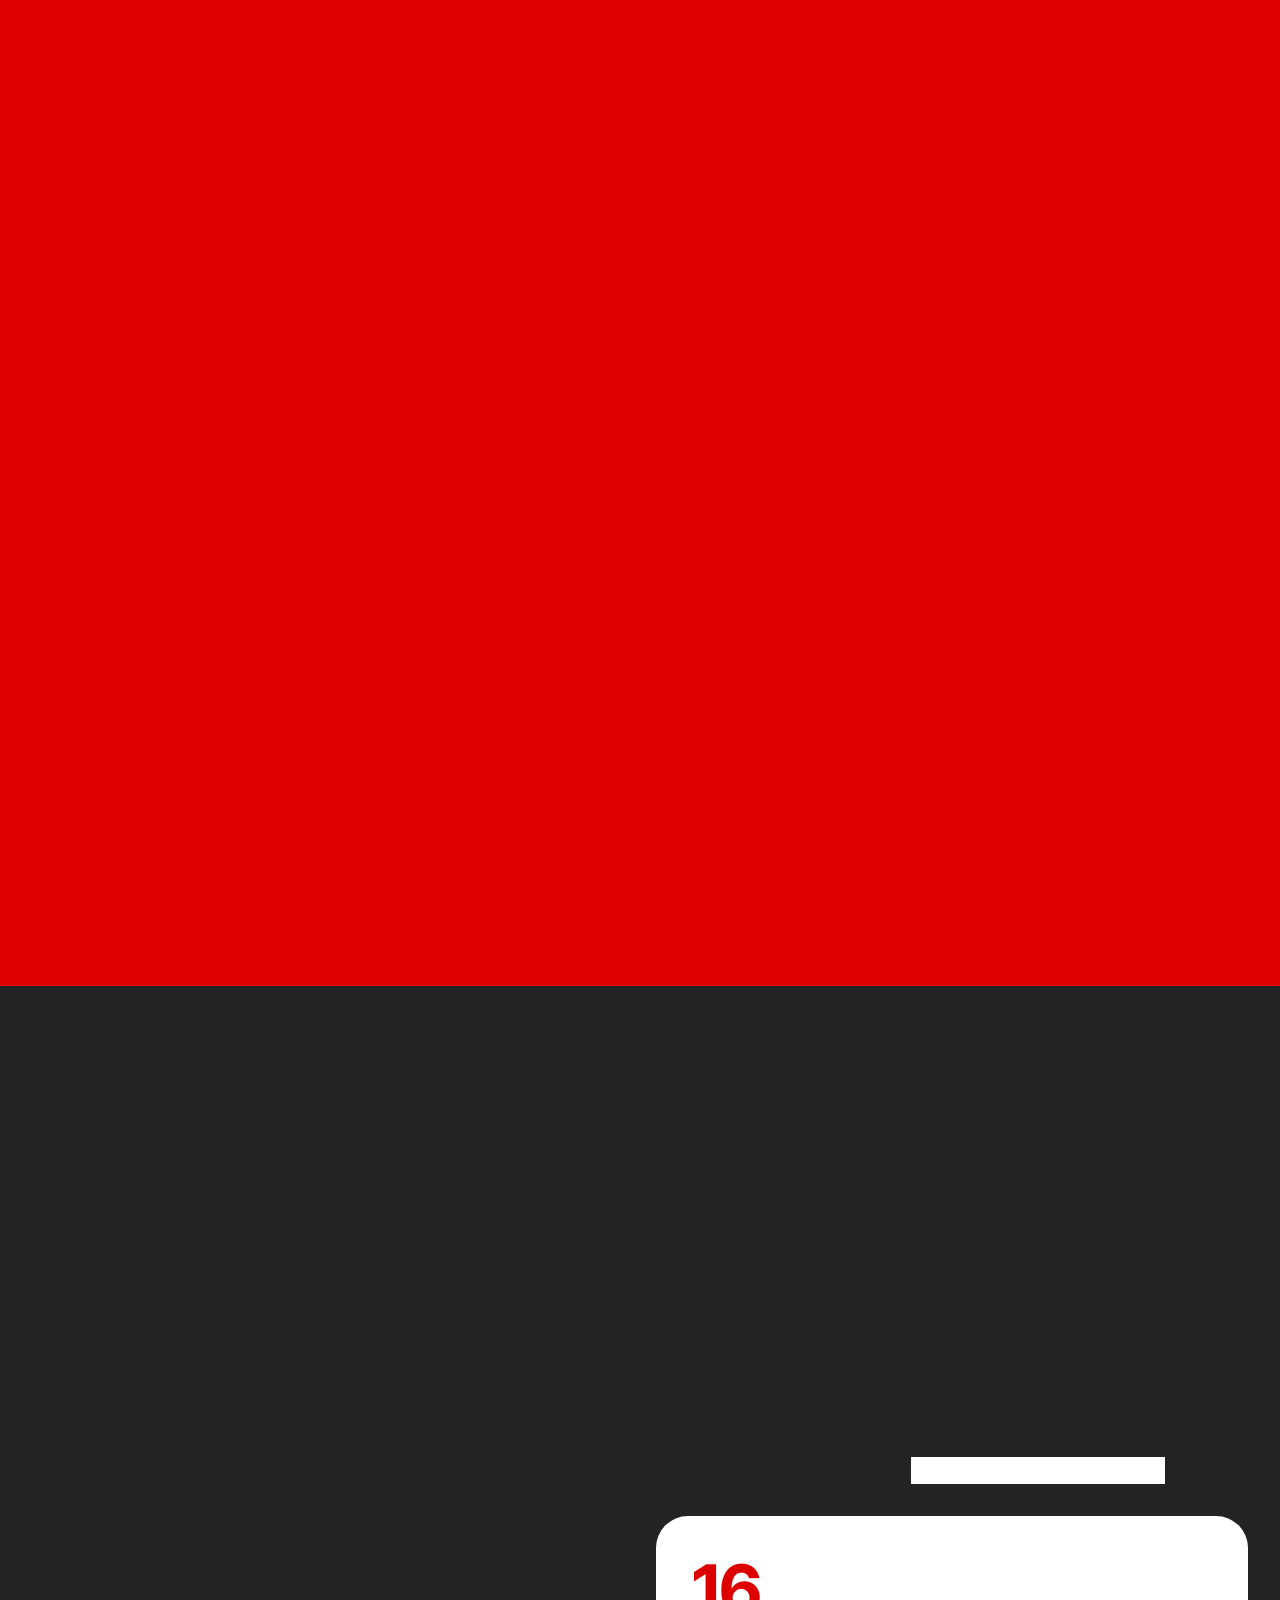
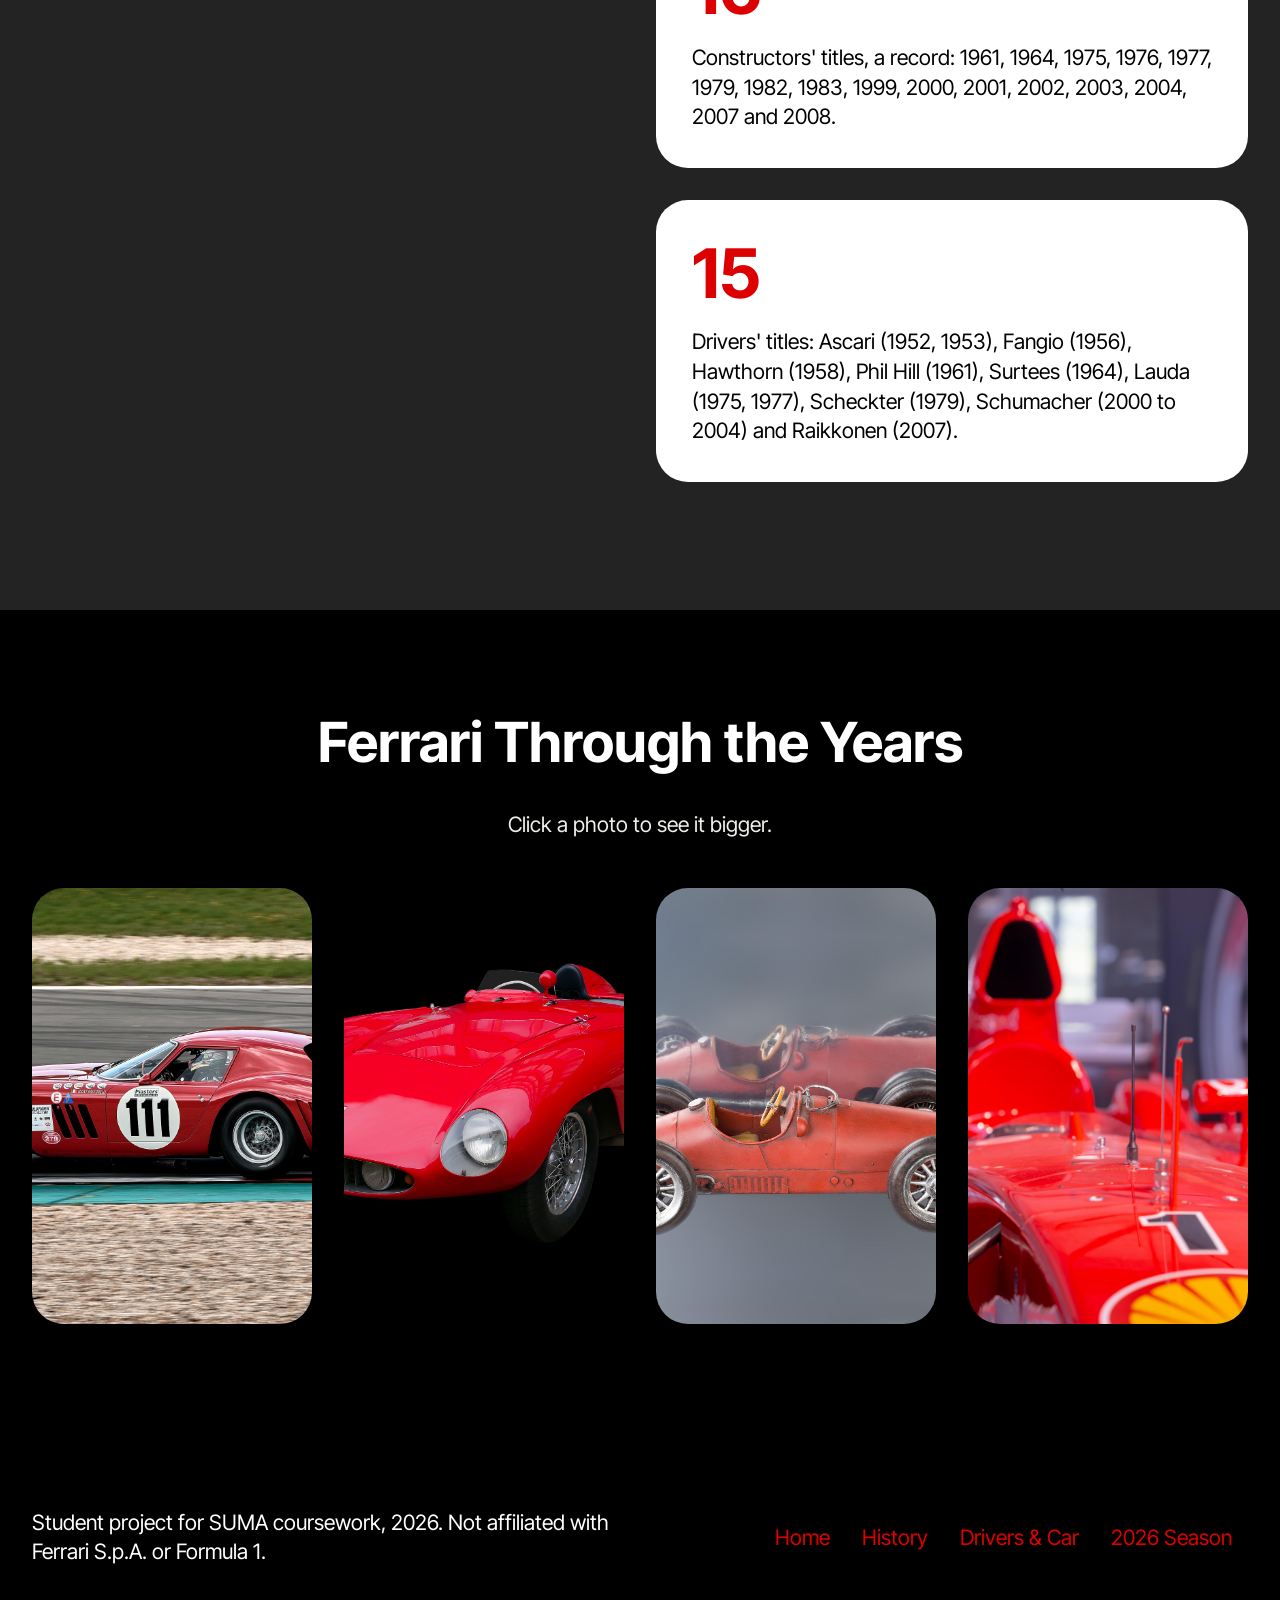
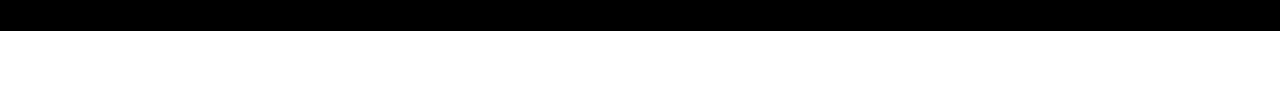
<file: history.html>
<!DOCTYPE html>
<html  >
<head>
  <!-- Site made with Mobirise Website Builder v6.1.12, https://mobirise.com -->
  <meta charset="UTF-8">
  <meta http-equiv="X-UA-Compatible" content="IE=edge">
  <meta name="generator" content="Mobirise v6.1.12, mobirise.com">
  <meta name="viewport" content="width=device-width, initial-scale=1, minimum-scale=1">
  <link rel="shortcut icon" href="assets/images/logo.png" type="image/x-icon">
  <meta name="description" content="">
  
  
  <title>History</title>
  <link rel="stylesheet" href="assets/web/assets/mobirise-icons2/mobirise2.css">
  <link rel="stylesheet" href="assets/bootstrap/css/bootstrap.min.css">
  <link rel="stylesheet" href="assets/animatecss/animate.css">
  <link rel="stylesheet" href="assets/dropdown/css/style.css">
  <link rel="stylesheet" href="assets/theme/css/style.css">
  <link rel="preload" href="https://fonts.googleapis.com/css?family=Inter+Tight:100,200,300,400,500,600,700,800,900,100i,200i,300i,400i,500i,600i,700i,800i,900i&display=swap" as="style" onload="this.onload=null;this.rel='stylesheet'">
  <noscript><link rel="stylesheet" href="https://fonts.googleapis.com/css?family=Inter+Tight:100,200,300,400,500,600,700,800,900,100i,200i,300i,400i,500i,600i,700i,800i,900i&display=swap"></noscript>
  <link rel="preload" as="style" href="assets/mobirise/css/mbr-additional.css?v=v8oHLP"><link rel="stylesheet" href="assets/mobirise/css/mbr-additional.css?v=v8oHLP" type="text/css">

  
  
  
</head>
<body>
  
  <section data-bs-version="5.1" class="menu menu1 cid-vxeHIGZk5E" once="menu" id="menu01-a">
	

	<nav class="navbar navbar-dropdown navbar-fixed-top navbar-expand-lg">
		<div class="container">
			<div class="navbar-brand">
				
				<span class="navbar-caption-wrap"><a class="navbar-caption text-white text-primary display-4" href="index.html">Scuderia Ferrari F1</a></span>
			</div>
			<button class="navbar-toggler" type="button" data-toggle="collapse" data-bs-toggle="collapse" data-target="#navbarSupportedContent" data-bs-target="#navbarSupportedContent" aria-controls="navbarNavAltMarkup" aria-expanded="false" aria-label="Toggle navigation">
				<div class="hamburger">
					<span></span>
					<span></span>
					<span></span>
					<span></span>
				</div>
			</button>
			<div class="collapse navbar-collapse" id="navbarSupportedContent">
				<ul class="navbar-nav nav-dropdown" data-app-modern-menu="true"><li class="nav-item">
						<a class="nav-link link text-white display-4" href="history.html">History</a>
					</li><li class="nav-item">
						<a class="nav-link link text-white display-4" href="drivers.html" aria-expanded="false">Drivers</a>
					</li>
					<li class="nav-item">
						<a class="nav-link link text-white display-4" href="season-2026.html">Season</a>
					</li><li class="nav-item"><a class="nav-link link text-white text-primary display-4" href="calendar.html">Calendar</a></li><li class="nav-item"><a class="nav-link link text-white text-primary display-4" href="legends.html">Legends</a></li><li class="nav-item"><a class="nav-link link text-white text-primary display-4" href="cars.html">Cars</a></li><li class="nav-item"><a class="nav-link link text-white text-primary display-4" href="maranello.html">Maranello</a></li></ul>
				
				<div class="navbar-buttons mbr-section-btn"><a class="btn btn-primary display-4" href="https://mobiri.se">Latest Results</a></div>
			</div>
		</div>
	</nav>
</section>

<section data-bs-version="5.1" class="header18 cid-vxeHIHxt6Z" data-bg-video="https://www.youtube.com/watch?v=kkqNZ9K7p2U" id="header18-b">
  

  <div class="mbr-overlay" style="opacity: 0.5; background-color: rgb(0, 0, 0);"></div>
  <div class="container-fluid">
    <div class="row">
      <div class="content-wrap col-12 col-md-12">
        <h1 class="mbr-section-title mbr-fonts-style mbr-white mb-4 display-1">
          <strong><br>History and Records</strong></h1>
        
        <p class="mbr-fonts-style mbr-text mbr-white mb-4 display-7">From Enzo Ferrari's first team in 1929 to 250 Grand Prix wins. Ferrari has raced in every Formula 1 season since the World Championship began in 1950.</p>
        <div class="mbr-section-btn"><a class="btn btn-white-outline display-7" href="drivers.html">Today's Drivers</a></div>
      </div>
    </div>
  </div>
</section>

<section data-bs-version="5.1" class="list06 cid-vxqii1Js1v" id="list06-19">
    
    <div class="container">
        <div class="col-12 mb-5 content-head">
            <h3 class="mbr-section-title mbr-fonts-style align-center mb-0 display-2">
                <strong>Ferrari Timeline</strong></h3>
            <h5 class="mbr-section-subtitle mbr-fonts-style align-center mb-0 mt-4 display-7">
                Key moments from almost 100 years of Scuderia Ferrari.</h5>
        </div>
        <div class="row justify-content-center ">
            <div class="col-12 col-lg-9">
                <div class="item features-without-image col-12 active">
                    <div class="item-wrapper">
                        <h5 class="mbr-card-title mbr-fonts-style mt-0 mb-3 display-5">
                            <strong>1929 to 1951: The Beginning</strong></h5>
                        <h6 class="mbr-card-subtitle mbr-fonts-style mt-0 mb-4 display-7">
                            Modena, then Maranello<br>
                        </h6>
                        <h6 class="mbr-card-subtitle mbr-fonts-style mt-0 mb-3 display-7">
                            <strong>Key moments</strong></h6>
                        <div class="counter-container mbr-text mbr-fonts-style display-7">
                            <ul>
                                <li>1929: Enzo Ferrari founds Scuderia Ferrari in Modena to race Alfa Romeo cars.</li><li>1950: Ferrari enters the first Formula 1 World Championship.</li><li>1951: First Grand Prix win, at Silverstone with Jose Froilan Gonzalez.</li>
                            </ul>
                        </div>
                        
                        
                        
                    </div>
                </div>
                <div class="item features-without-image col-12">
                    <div class="item-wrapper">
                        <h5 class="mbr-card-title mbr-fonts-style mt-0 mb-3 display-5">
                            <strong>1952 to 2008: Championship Years</strong></h5>
                        <h6 class="mbr-card-subtitle mbr-fonts-style mt-0 mb-4 display-7">
                            15 drivers' titles and 16 constructors' titles</h6>
                        <h6 class="mbr-card-subtitle mbr-fonts-style mt-0 mb-3 display-7">
                            <strong>Key moments</strong></h6>
                        <div class="counter-container mbr-text mbr-fonts-style display-7">
                            <ul>
                                <li><span style="font-size: 1.4rem;">1952-53: Alberto Ascari wins Ferrari's first two drivers' titles.</span></li><li><span style="font-size: 1.4rem;">1975-79: Niki Lauda wins in 1975 and 1977, Jody Scheckter in 1979.</span><br></li>
                                <li>2000-08: Schumacher wins five titles in a row, Raikkonen wins in 2007.</li>
                            </ul>
                        </div>
                        
                        
                        
                    </div>
                </div><div class="item features-without-image col-12">
                    <div class="item-wrapper">
                        <h5 class="mbr-card-title mbr-fonts-style mt-0 mb-3 display-5">
                            <strong>2009 to Today: The Modern Era</strong></h5>
                        <h6 class="mbr-card-subtitle mbr-fonts-style mt-0 mb-4 display-7">
                            Alonso, Vettel, Leclerc, Sainz and Hamilton</h6>
                        <h6 class="mbr-card-subtitle mbr-fonts-style mt-0 mb-3 display-7">
                            <strong>Key moments</strong></h6>
                        <div class="counter-container mbr-text mbr-fonts-style display-7">
                            <ul>
                                <li>2010-14: Fernando Alonso is runner-up three times.</li><li>2015-20: Sebastian Vettel wins 14 races for Ferrari.</li><li>2019-24: Charles Leclerc wins at Monza and Monaco.</li><li>2026: Hamilton and Leclerc win in Barcelona and Silverstone.</li>
                            </ul>
                        </div>
                        
                        
                        
                    </div>
                </div>
            </div>
        </div>
    </div>
</section>

<section data-bs-version="5.1" class="features028 cid-vxeHIHWg05" id="features028-d">
	

	
	
	<div class="container">
		<div class="row justify-content-center">
			<div class="col-md-12 content-head mb-5">
				<h1 class="mbr-section-title mbr-fonts-style mb-0 display-2">
					<strong>All-Time Records</strong></h1>
				
			</div>
		</div>


		<div class="row justify-content-center  blockContent">

			<div class="col-12 col-lg">


				<div class="item features-without-image col-12 col-md-12 col-lg-12 active">
					<div class="item-wrapper">
						<div class="item-content">
							<h5 class="mbr-card-title mbr-fonts-style mt-0 mb-3 mbr-number display-1">
								<strong>250</strong></h5>
							
							<p class="card-text mbr-fonts-style mt-0 mb-0 display-7">
								Grand Prix wins, more than any other team. The first came at the 1951 British Grand Prix with Jose Froilan Gonzalez. The 250th came at the 2026 British Grand Prix with Charles Leclerc.</p>
							
						</div>

					</div>
				</div>
				<div class="item features-without-image col-12 col-md-12 col-lg-12">
					<div class="item-wrapper">
						<div class="item-content">
							<h5 class="mbr-card-title mbr-fonts-style mt-0 mb-3 mbr-number display-1">
								<strong>16</strong></h5>
							
							<p class="card-text mbr-fonts-style mt-0 mb-0 display-7">
								Constructors' titles, a record: 1961, 1964, 1975, 1976, 1977, 1979, 1982, 1983, 1999, 2000, 2001, 2002, 2003, 2004, 2007 and 2008.</p>
							
						</div>

					</div>
				</div>
				<div class="item features-without-image col-12 col-md-12 col-lg-12">
					<div class="item-wrapper">
						<div class="item-content">
							<h5 class="mbr-card-title mbr-fonts-style mt-0 mb-3 mbr-number display-1">
								<strong>15</strong></h5>
							
							<p class="card-text mbr-fonts-style mt-0 mb-0 display-7">
								Drivers' titles: Ascari (1952, 1953), Fangio (1956), Hawthorn (1958), Phil Hill (1961), Surtees (1964), Lauda (1975, 1977), Scheckter (1979), Schumacher (2000 to 2004) and Raikkonen (2007).</p>
							
						</div>
					</div>
				</div>
			</div>
			<div class="col-12 col-lg-6">
				<div class="image-wrapper">
					<img class="w-100" src="assets/images/mbr-1.jpg" alt="Ferrari team crew in the garage">
				</div>
			</div>
		</div>
	</div>
</section>

<section data-bs-version="5.1" class="gallery1 mbr-gallery cid-vxrcIStoK1" id="gallery01-1g">
    
    

    <div class="container-fluid">
        <div class="row justify-content-center">
            <div class="col-12 content-head">
                <div class="mb-5">
                    <h3 class="mbr-section-title mbr-fonts-style align-center m-0 display-2"><strong>Ferrari Through the Years</strong></h3>
                    <h4 class="mbr-section-subtitle mbr-fonts-style align-center mb-0 mt-4 display-7">Click a photo to see it bigger.</h4>
                </div>
            </div>
        </div>
        
        <div class="row mbr-gallery">
            <div class="col-12 col-md-6 col-lg-3 item gallery-image">
                <div class="item-wrapper mb-3" data-toggle="modal" data-bs-toggle="modal" data-target="#vxxISdDxLZ-modal" data-bs-target="#vxxISdDxLZ-modal">
                    <img class="w-100" src="assets/images/mbr-27.jpg" alt="Classic Ferrari 250 GTO racing car" data-slide-to="0" data-bs-slide-to="0" data-target="#lb-vxxISdDxLZ" data-bs-target="#lb-vxxISdDxLZ">
                    <div class="icon-wrapper">
                        <span class="mobi-mbri mobi-mbri-search mbr-iconfont mbr-iconfont-btn"></span>
                    </div>
                </div>
                
            </div>
            <div class="col-12 col-md-6 col-lg-3 item gallery-image">
                <div class="item-wrapper mb-3" data-toggle="modal" data-bs-toggle="modal" data-target="#vxxISdDxLZ-modal" data-bs-target="#vxxISdDxLZ-modal">
                    <img class="w-100" src="assets/images/mbr-3.png" alt="1950s red Ferrari racing car" data-slide-to="1" data-bs-slide-to="1" data-target="#lb-vxxISdDxLZ" data-bs-target="#lb-vxxISdDxLZ">
                    <div class="icon-wrapper">
                        <span class="mobi-mbri mobi-mbri-search mbr-iconfont mbr-iconfont-btn"></span>
                    </div>
                </div>
                
            </div>
            <div class="col-12 col-md-6 col-lg-3 item gallery-image">
                <div class="item-wrapper mb-3" data-toggle="modal" data-bs-toggle="modal" data-target="#vxxISdDxLZ-modal" data-bs-target="#vxxISdDxLZ-modal">
                    <img class="w-100" src="assets/images/mbr-28.jpg" alt="Vintage red Ferrari F1 cars" data-slide-to="2" data-bs-slide-to="2" data-target="#lb-vxxISdDxLZ" data-bs-target="#lb-vxxISdDxLZ">
                    <div class="icon-wrapper">
                        <span class="mobi-mbri mobi-mbri-search mbr-iconfont mbr-iconfont-btn"></span>
                    </div>
                </div>
                
            </div>
            <div class="col-12 col-md-6 col-lg-3 item gallery-image">
                <div class="item-wrapper mb-3" data-toggle="modal" data-bs-toggle="modal" data-target="#vxxISdDxLZ-modal" data-bs-target="#vxxISdDxLZ-modal">
                    <img class="w-100" src="assets/images/mbr-29.jpg" alt="Ferrari F1 car with the number 1 of the champion" data-slide-to="3" data-bs-slide-to="3" data-target="#lb-vxxISdDxLZ" data-bs-target="#lb-vxxISdDxLZ">
                    <div class="icon-wrapper">
                        <span class="mobi-mbri mobi-mbri-search mbr-iconfont mbr-iconfont-btn"></span>
                    </div>
                </div>
                
            </div>
            
            
            
            
        </div>

        <div class="modal mbr-slider" tabindex="-1" role="dialog" aria-hidden="true" id="vxxISdDxLZ-modal">
            <div class="modal-dialog" role="document">
                <div class="modal-content">
                    <div class="modal-body">
                        <div class="carousel slide carousel-fade" data-pause="false" data-bs-pause="false" id="lb-vxxISdDxLZ" data-interval="5000" data-bs-interval="5000">
                            <div class="carousel-inner">
                                <div class="carousel-item active">
                                    <img class="d-block w-100" src="assets/images/mbr-27.jpg" alt="Mobirise Website Builder">
                                </div>
                                <div class="carousel-item">
                                    <img class="d-block w-100" src="assets/images/mbr-3.png" alt="Mobirise Website Builder">
                                </div>
                                <div class="carousel-item">
                                    <img class="d-block w-100" src="assets/images/mbr-28.jpg" alt="Mobirise Website Builder">
                                </div>
                                <div class="carousel-item">
                                    <img class="d-block w-100" src="assets/images/mbr-29.jpg" alt="Mobirise Website Builder">
                                </div>
                                
                                
                                
                                
                            </div>
                            <ol class="carousel-indicators">
                                <li data-slide-to="0" data-bs-slide-to="0" class="active" data-target="#lb-vxxISdDxLZ" data-bs-target="#lb-vxxISdDxLZ"></li>
                                <li data-slide-to="1" data-bs-slide-to="1" data-target="#lb-vxxISdDxLZ" data-bs-target="#lb-vxxISdDxLZ"></li>
                                <li data-slide-to="2" data-bs-slide-to="2" data-target="#lb-vxxISdDxLZ" data-bs-target="#lb-vxxISdDxLZ"></li>
                                <li data-slide-to="3" data-bs-slide-to="3" data-target="#lb-vxxISdDxLZ" data-bs-target="#lb-vxxISdDxLZ"></li>
                                
                                
                                
                                
                            </ol>
                            <a role="button" href="" class="close" data-dismiss="modal" data-bs-dismiss="modal" aria-label="Close">
                            </a>
                            <a class="carousel-control-prev carousel-control" role="button" data-slide="prev" data-bs-slide="prev" href="#lb-vxxISdDxLZ">
                                <span class="mobi-mbri mobi-mbri-arrow-prev" aria-hidden="true"></span>
                                <span class="sr-only visually-hidden">Previous</span>
                            </a>
                            <a class="carousel-control-next carousel-control" role="button" data-slide="next" data-bs-slide="next" href="#lb-vxxISdDxLZ">
                                <span class="mobi-mbri mobi-mbri-arrow-next" aria-hidden="true"></span>
                                <span class="sr-only visually-hidden">Next</span>
                            </a>
                        </div>
                    </div>
                </div>
            </div>
        </div>
    </div>
</section>

<section data-bs-version="5.1" class="footer2 cid-vxeHII6QLQ" once="footers" id="footer02-e">
    

    
    

    <div class="container">
        <div class="row">
            <div class="col-12 col-lg-6 center mt-2 mb-3">
                <p class="mbr-fonts-style copyright mb-0 display-7">
                    Student project for SUMA coursework, 2026. Not affiliated with Ferrari S.p.A. or Formula 1.</p>
            </div>
            <div class="col-12 col-lg-6 center">
                <div class="row-links mt-2 mb-3">
                    <ul class="row-links-soc">
                        
                        
                        
                        
                    <li class="row-links-soc-item mbr-fonts-style display-7"><a href="index.html" class="text-primary">Home</a></li><li class="row-links-soc-item mbr-fonts-style display-7"><a href="history.html" class="text-primary">History</a></li><li class="row-links-soc-item mbr-fonts-style display-7"><a href="drivers.html" class="text-primary">Drivers &amp; Car</a></li><li class="row-links-soc-item mbr-fonts-style display-7"><a href="season-2026.html" class="text-primary">2026 Season</a></li></ul>
                </div>
            </div>
        </div>
    </div>
</section><section class="display-7" style="padding: 0;align-items: center;justify-content: center;flex-wrap: wrap;    align-content: center;display: flex;position: relative;height: 4rem;"><a href="https://mobiri.se/5185856" style="flex: 1 1;height: 4rem;position: absolute;width: 100%;z-index: 1;"><img alt="" style="height: 4rem;" src="[data-uri]"></a><p style="margin: 0;text-align: center;" class="display-7">&#8204;</p><a style="z-index:1" href="https://mobirise.com/builder/ai-website-maker.html">Best AI Website Maker</a></section><script src="assets/bootstrap/js/bootstrap.bundle.min.js"></script>  <script src="assets/smoothscroll/smooth-scroll.js"></script>  <script src="assets/ytplayer/index.js"></script>  <script src="assets/dropdown/js/navbar-dropdown.js"></script>  <script src="assets/vimeoplayer/player.js"></script>  <script src="assets/theme/js/script.js"></script>  
  
  
  <input name="animation" type="hidden">
  </body>
</html>
</file>
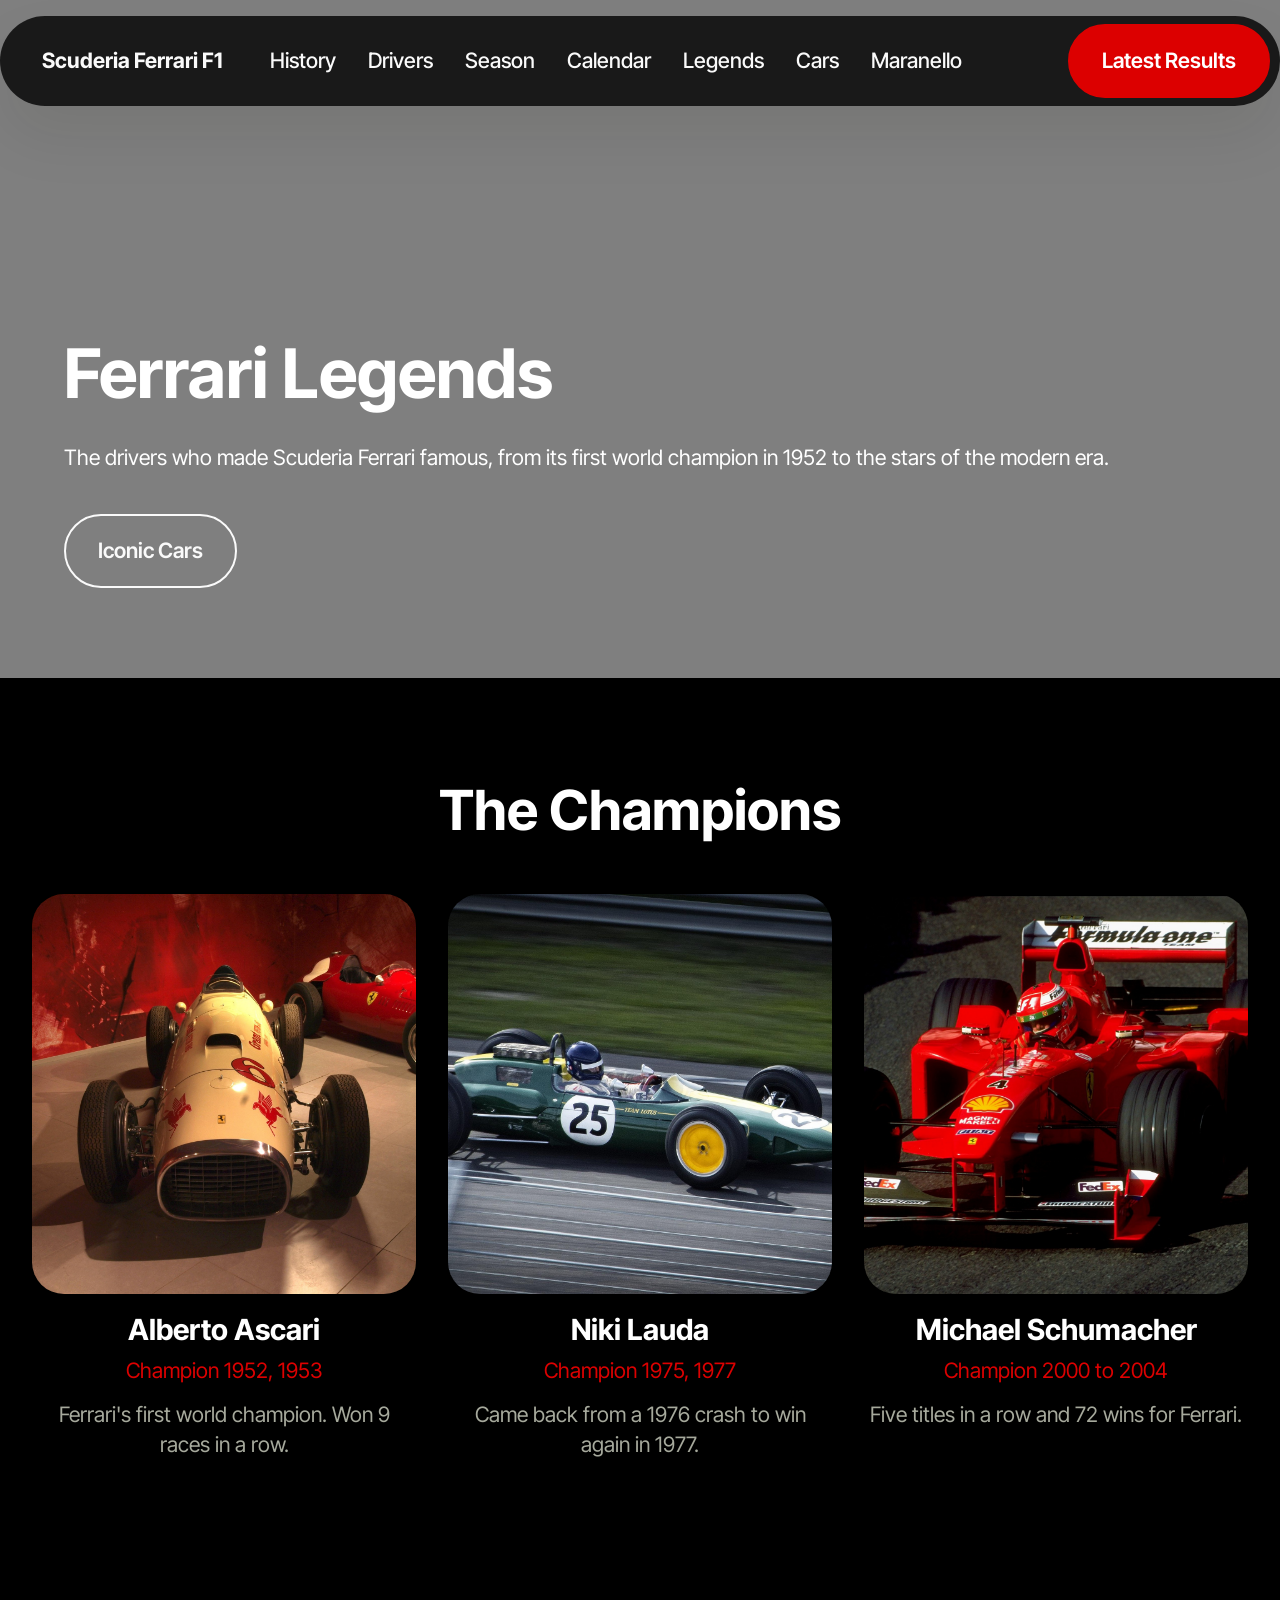
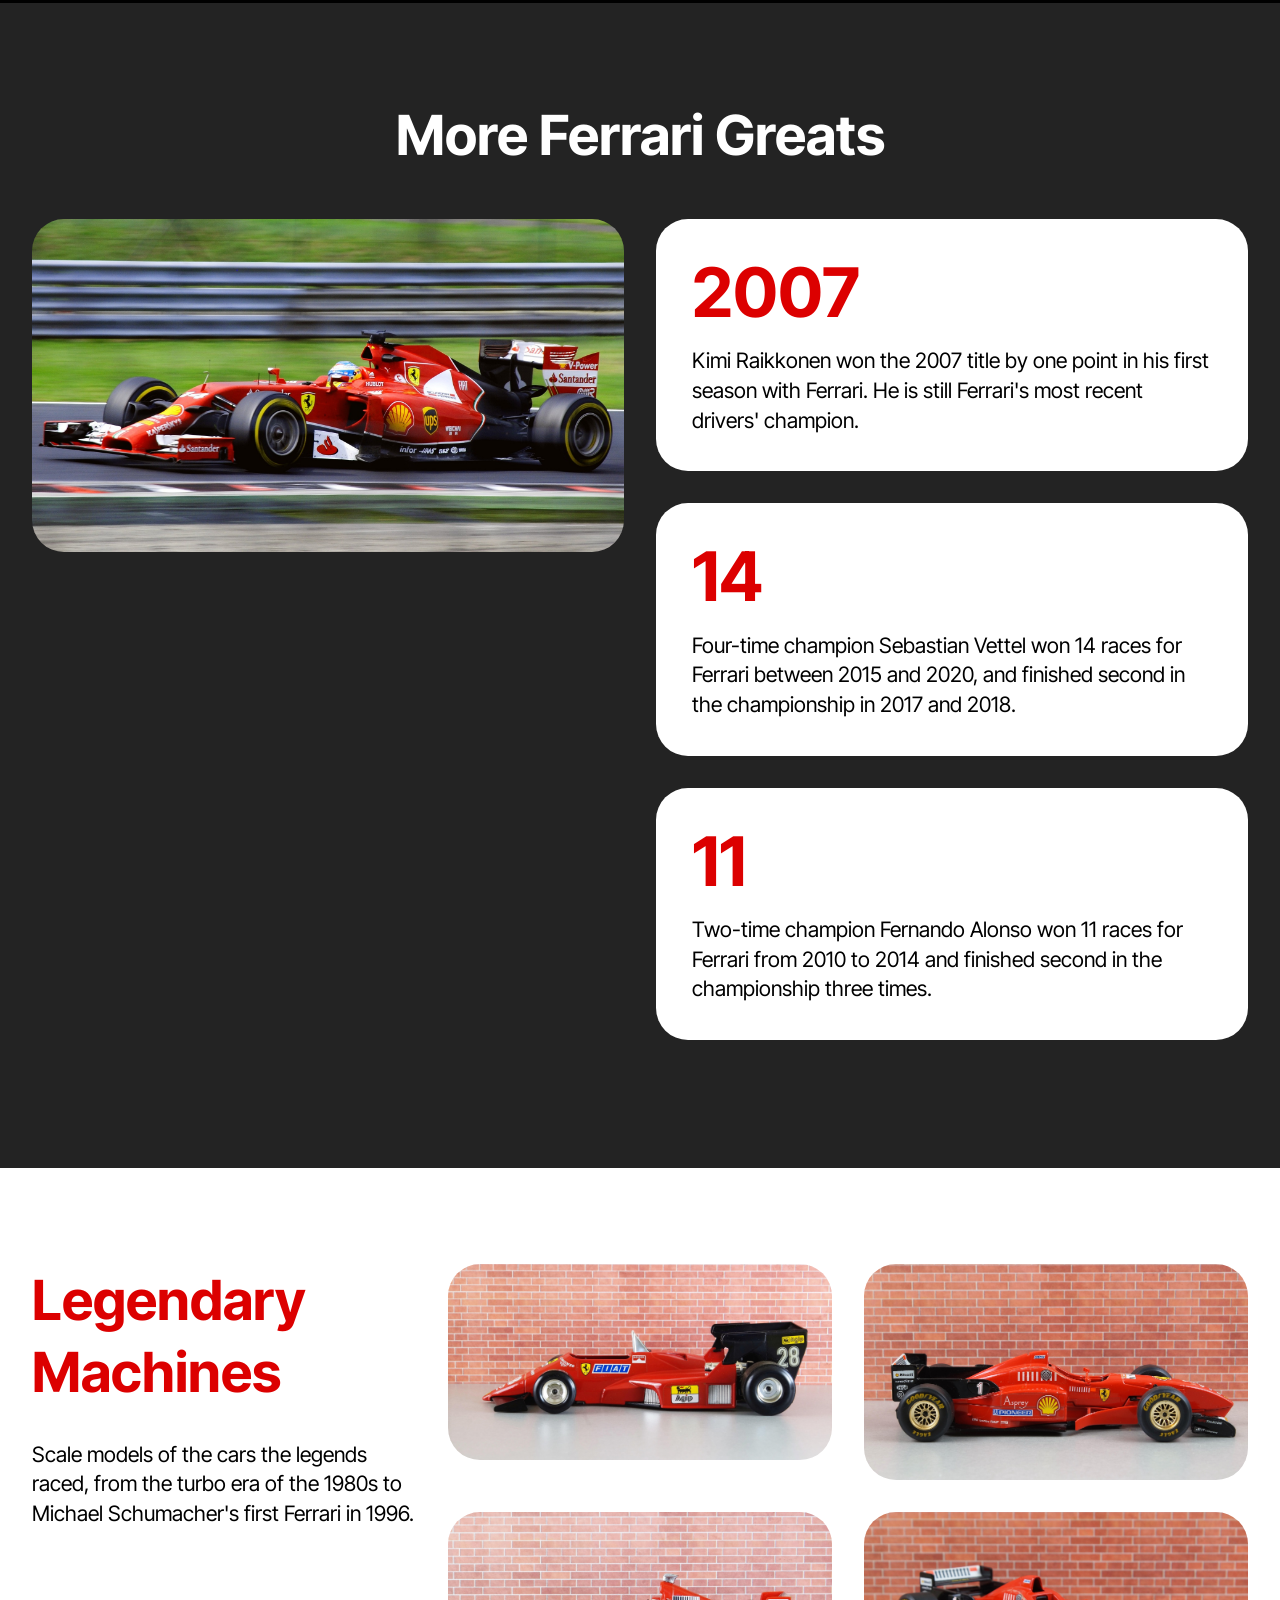
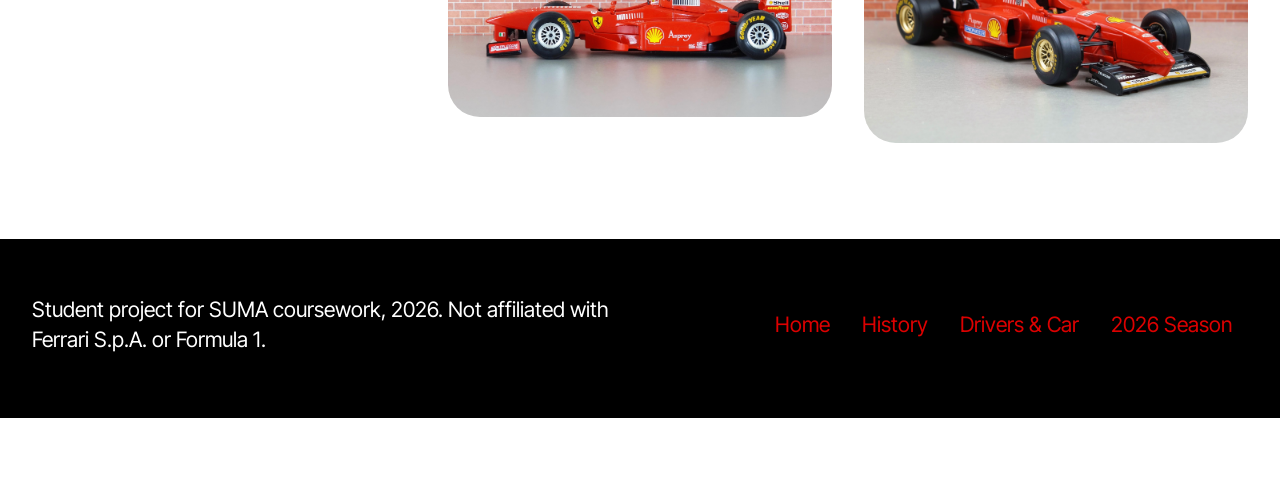
<file: legends.html>
<!DOCTYPE html>
<html  >
<head>
  <!-- Site made with Mobirise Website Builder v6.1.12, https://mobirise.com -->
  <meta charset="UTF-8">
  <meta http-equiv="X-UA-Compatible" content="IE=edge">
  <meta name="generator" content="Mobirise v6.1.12, mobirise.com">
  <meta name="viewport" content="width=device-width, initial-scale=1, minimum-scale=1">
  <link rel="shortcut icon" href="assets/images/logo.png" type="image/x-icon">
  <meta name="description" content="">
  
  
  <title>Legends</title>
  <link rel="stylesheet" href="assets/web/assets/mobirise-icons2/mobirise2.css">
  <link rel="stylesheet" href="assets/bootstrap/css/bootstrap.min.css">
  <link rel="stylesheet" href="assets/animatecss/animate.css">
  <link rel="stylesheet" href="assets/dropdown/css/style.css">
  <link rel="stylesheet" href="assets/theme/css/style.css">
  <link rel="preload" href="https://fonts.googleapis.com/css?family=Inter+Tight:100,200,300,400,500,600,700,800,900,100i,200i,300i,400i,500i,600i,700i,800i,900i&display=swap" as="style" onload="this.onload=null;this.rel='stylesheet'">
  <noscript><link rel="stylesheet" href="https://fonts.googleapis.com/css?family=Inter+Tight:100,200,300,400,500,600,700,800,900,100i,200i,300i,400i,500i,600i,700i,800i,900i&display=swap"></noscript>
  <link rel="preload" as="style" href="assets/mobirise/css/mbr-additional.css?v=7cncqB"><link rel="stylesheet" href="assets/mobirise/css/mbr-additional.css?v=7cncqB" type="text/css">

  
  
  
</head>
<body>
  
  <section data-bs-version="5.1" class="menu menu1 cid-vxf2zFlBR0" once="menu" id="menu01-u">
	

	<nav class="navbar navbar-dropdown navbar-fixed-top navbar-expand-lg">
		<div class="container">
			<div class="navbar-brand">
				
				<span class="navbar-caption-wrap"><a class="navbar-caption text-white text-primary display-4" href="index.html">Scuderia Ferrari F1</a></span>
			</div>
			<button class="navbar-toggler" type="button" data-toggle="collapse" data-bs-toggle="collapse" data-target="#navbarSupportedContent" data-bs-target="#navbarSupportedContent" aria-controls="navbarNavAltMarkup" aria-expanded="false" aria-label="Toggle navigation">
				<div class="hamburger">
					<span></span>
					<span></span>
					<span></span>
					<span></span>
				</div>
			</button>
			<div class="collapse navbar-collapse" id="navbarSupportedContent">
				<ul class="navbar-nav nav-dropdown" data-app-modern-menu="true"><li class="nav-item">
						<a class="nav-link link text-white display-4" href="history.html">History</a>
					</li><li class="nav-item">
						<a class="nav-link link text-white display-4" href="drivers.html" aria-expanded="false">Drivers</a>
					</li>
					<li class="nav-item">
						<a class="nav-link link text-white display-4" href="season-2026.html">Season</a>
					</li><li class="nav-item"><a class="nav-link link text-white text-primary display-4" href="calendar.html">Calendar</a></li><li class="nav-item"><a class="nav-link link text-white text-primary display-4" href="legends.html">Legends</a></li><li class="nav-item"><a class="nav-link link text-white text-primary display-4" href="cars.html">Cars</a></li><li class="nav-item"><a class="nav-link link text-white text-primary display-4" href="maranello.html">Maranello</a></li></ul>
				
				<div class="navbar-buttons mbr-section-btn"><a class="btn btn-primary display-4" href="https://mobiri.se">Latest Results</a></div>
			</div>
		</div>
	</nav>
</section>

<section data-bs-version="5.1" class="header18 cid-vxf2zFVwik" data-bg-video="hhttps://www.youtube.com/watch?v=rvpD9e-wPBk" id="header18-v">
  

  <div class="mbr-overlay" style="opacity: 0.5; background-color: rgb(0, 0, 0);"></div>
  <div class="container-fluid">
    <div class="row">
      <div class="content-wrap col-12 col-md-12">
        <h1 class="mbr-section-title mbr-fonts-style mbr-white mb-4 display-1"><strong>Ferrari Legends</strong></h1>
        
        <p class="mbr-fonts-style mbr-text mbr-white mb-4 display-7">The drivers who made Scuderia Ferrari famous, from its first world champion in 1952 to the stars of the modern era.</p>
        <div class="mbr-section-btn"><a class="btn btn-white-outline display-7" href="drivers.html">Iconic Cars</a></div>
      </div>
    </div>
  </div>
</section>

<section data-bs-version="5.1" class="people03 cid-vxqjHHGBfW" id="people03-1a">
	
	
	<div class="container">
		<div class="row justify-content-center">
			<div class="col-12 content-head">
				<div class="mbr-section-head mb-5">
					<h4 class="mbr-section-title mbr-fonts-style align-center mb-0 display-2">
						<strong>The Champions</strong></h4>
					
				</div>
			</div>
		</div>
		<div class="row">
			<div class="item features-image col-12 col-md-6 col-lg-4">
				<div class="item-wrapper">
					<div class="item-img mb-3">
						<img src="assets/images/mbr-6.jpg" alt="Red 1950s style race car" title="">
					</div>
					<div class="item-content align-left">
						<h5 class="item-title mbr-fonts-style display-5"><strong>Alberto Ascari</strong></h5>
						<h6 class="item-subtitle mbr-fonts-style mb-3 display-7">Champion 1952, 1953</h6>
						<p class="mbr-text mbr-fonts-style mt-3 display-7">Ferrari's first world champion. Won 9 races in a row.<br></p>
					</div>
					
				</div>
			</div>
			<div class="item features-image col-12 col-md-6 col-lg-4">
				<div class="item-wrapper">
					<div class="item-img mb-3">
						<img src="assets/images/mbr-5.jpg" alt="Classic 1970s style F1 car" title="">
					</div>
					<div class="item-content align-left">
						<h5 class="item-title mbr-fonts-style display-5"><strong>Niki Lauda</strong></h5>
						<h6 class="item-subtitle mbr-fonts-style mb-3 display-7">Champion 1975, 1977</h6>
						<p class="mbr-text mbr-fonts-style mt-3 display-7">
							Came back from a 1976 crash to win again in 1977.</p>
					</div>
					
				</div>
			</div>
			<div class="item features-image col-12 col-md-6 col-lg-4">
				<div class="item-wrapper">
					<div class="item-img mb-3">
						<img src="assets/images/mbr.jpg" alt="Red Ferrari race car 2000s" title="">
					</div>
					<div class="item-content align-left">
						<h5 class="item-title mbr-fonts-style display-5"><strong>Michael Schumacher</strong></h5>
						<h6 class="item-subtitle mbr-fonts-style mb-3 display-7">Champion 2000 to 2004</h6>
						<p class="mbr-text mbr-fonts-style mt-3 display-7">
							Five titles in a row and 72 wins for Ferrari.<br>
						</p>
					</div>
					
				</div>
			</div>
		</div>
	</div>
</section>

<section data-bs-version="5.1" class="features028 cid-vxf2zGjSzV" id="features028-x">
	

	
	
	<div class="container">
		<div class="row justify-content-center">
			<div class="col-md-12 content-head mb-5">
				<h1 class="mbr-section-title mbr-fonts-style mb-0 display-2">
					<strong>More Ferrari Greats</strong></h1>
				
			</div>
		</div>


		<div class="row justify-content-center  blockContent">

			<div class="col-12 col-lg">


				<div class="item features-without-image col-12 col-md-12 col-lg-12 active">
					<div class="item-wrapper">
						<div class="item-content">
							<h5 class="mbr-card-title mbr-fonts-style mt-0 mb-3 mbr-number display-1">
								<strong>2007</strong></h5>
							
							<p class="card-text mbr-fonts-style mt-0 mb-0 display-7">
								Kimi Raikkonen won the 2007 title by one point in his first season with Ferrari. He is still Ferrari's most recent drivers' champion.</p>
							
						</div>

					</div>
				</div>
				<div class="item features-without-image col-12 col-md-12 col-lg-12">
					<div class="item-wrapper">
						<div class="item-content">
							<h5 class="mbr-card-title mbr-fonts-style mt-0 mb-3 mbr-number display-1">
								<strong>14</strong></h5>
							
							<p class="card-text mbr-fonts-style mt-0 mb-0 display-7">
								Four-time champion Sebastian Vettel won 14 races for Ferrari between 2015 and 2020, and finished second in the championship in 2017 and 2018.</p>
							
						</div>

					</div>
				</div>
				<div class="item features-without-image col-12 col-md-12 col-lg-12">
					<div class="item-wrapper">
						<div class="item-content">
							<h5 class="mbr-card-title mbr-fonts-style mt-0 mb-3 mbr-number display-1">
								<strong>11</strong></h5>
							
							<p class="card-text mbr-fonts-style mt-0 mb-0 display-7">
								Two-time champion Fernando Alonso won 11 races for Ferrari from 2010 to 2014 and finished second in the championship three times.</p>
							
						</div>
					</div>
				</div>
			</div>
			<div class="col-12 col-lg-6">
				<div class="image-wrapper">
					<img class="w-100" src="assets/images/mbr-4.jpg" alt="Ferrari Formula 1 car on track">
				</div>
			</div>
		</div>
	</div>
</section>

<section data-bs-version="5.1" class="gallery09 cid-vxre1LcJ6E" id="gallery09-1h">
  

  

  <div class="container">
    <div class="row justify-content-center">
      <div class="col-12 col-md-12 col-lg-4 main-text">
        <div class="">
          <h5 class="mbr-section-title mbr-fonts-style mt-0 mb-4 display-2"><strong>Legendary Machines</strong></h5>
          <h6 class="mbr-section-subtitle mbr-fonts-style mt-0 mb-4 display-7">
            Scale models of the cars the legends raced, from the turbo era of the 1980s to Michael Schumacher's first Ferrari in 1996.</h6>
          
        </div>
      </div>

      <div class="col-lg-8 side-features row">
        <div class="item features-image col-12 col-md-6 col-lg-6 active">
          <div class="item-wrapper">
            <div class="item-img">
              <img src="assets/images/mbr-32.jpg" alt="Model of a 1980s Ferrari F1 car" title="" data-slide-to="1" data-bs-slide-to="1">
            </div>
            
          </div>
        </div>
        <div class="item features-image col-12 col-md-6 col-lg-6 active">
          <div class="item-wrapper">
            <div class="item-img">
              <img src="assets/images/mbr-33.jpg" alt="Model of the 1996 Ferrari F1 car, side view" title="" data-slide-to="2" data-bs-slide-to="2">
            </div>
            
          </div>
        </div>
        <div class="item features-image col-12 col-md-6 col-lg-6 active">
          <div class="item-wrapper">
            <div class="item-img">
              <img src="assets/images/mbr-30.jpg" alt="Model of a Schumacher era Ferrari F1 car" title="" data-slide-to="3" data-bs-slide-to="3">
            </div>
            
          </div>
        </div>
        <div class="item features-image col-12 col-md-6 col-lg-6 active">
          <div class="item-wrapper">
            <div class="item-img">
              <img src="assets/images/mbr-31.jpg" alt="Model of a 1990s Ferrari F1 car" title="" data-slide-to="4" data-bs-slide-to="4">
            </div>
            
          </div>
        </div>
      </div>
    </div>
  </div>
</section>

<section data-bs-version="5.1" class="footer2 cid-vxf2zGtM3V" once="footers" id="footer02-y">
    

    
    

    <div class="container">
        <div class="row">
            <div class="col-12 col-lg-6 center mt-2 mb-3">
                <p class="mbr-fonts-style copyright mb-0 display-7">
                    Student project for SUMA coursework, 2026. Not affiliated with Ferrari S.p.A. or Formula 1.</p>
            </div>
            <div class="col-12 col-lg-6 center">
                <div class="row-links mt-2 mb-3">
                    <ul class="row-links-soc">
                        
                        
                        
                        
                    <li class="row-links-soc-item mbr-fonts-style display-7"><a href="index.html" class="text-primary">Home</a></li><li class="row-links-soc-item mbr-fonts-style display-7"><a href="history.html" class="text-primary">History</a></li><li class="row-links-soc-item mbr-fonts-style display-7"><a href="drivers.html" class="text-primary">Drivers &amp; Car</a></li><li class="row-links-soc-item mbr-fonts-style display-7"><a href="season-2026.html" class="text-primary">2026 Season</a></li></ul>
                </div>
            </div>
        </div>
    </div>
</section><section class="display-7" style="padding: 0;align-items: center;justify-content: center;flex-wrap: wrap;    align-content: center;display: flex;position: relative;height: 4rem;"><a href="https://mobiri.se/5185856" style="flex: 1 1;height: 4rem;position: absolute;width: 100%;z-index: 1;"><img alt="" style="height: 4rem;" src="[data-uri]"></a><p style="margin: 0;text-align: center;" class="display-7">&#8204;</p><a style="z-index:1" href="https://mobirise.com/builder/ai-website-builder.html">AI Website Software</a></section><script src="assets/bootstrap/js/bootstrap.bundle.min.js"></script>  <script src="assets/smoothscroll/smooth-scroll.js"></script>  <script src="assets/ytplayer/index.js"></script>  <script src="assets/dropdown/js/navbar-dropdown.js"></script>  <script src="assets/vimeoplayer/player.js"></script>  <script src="assets/theme/js/script.js"></script>  
  
  
  <input name="animation" type="hidden">
  </body>
</html>
</file>
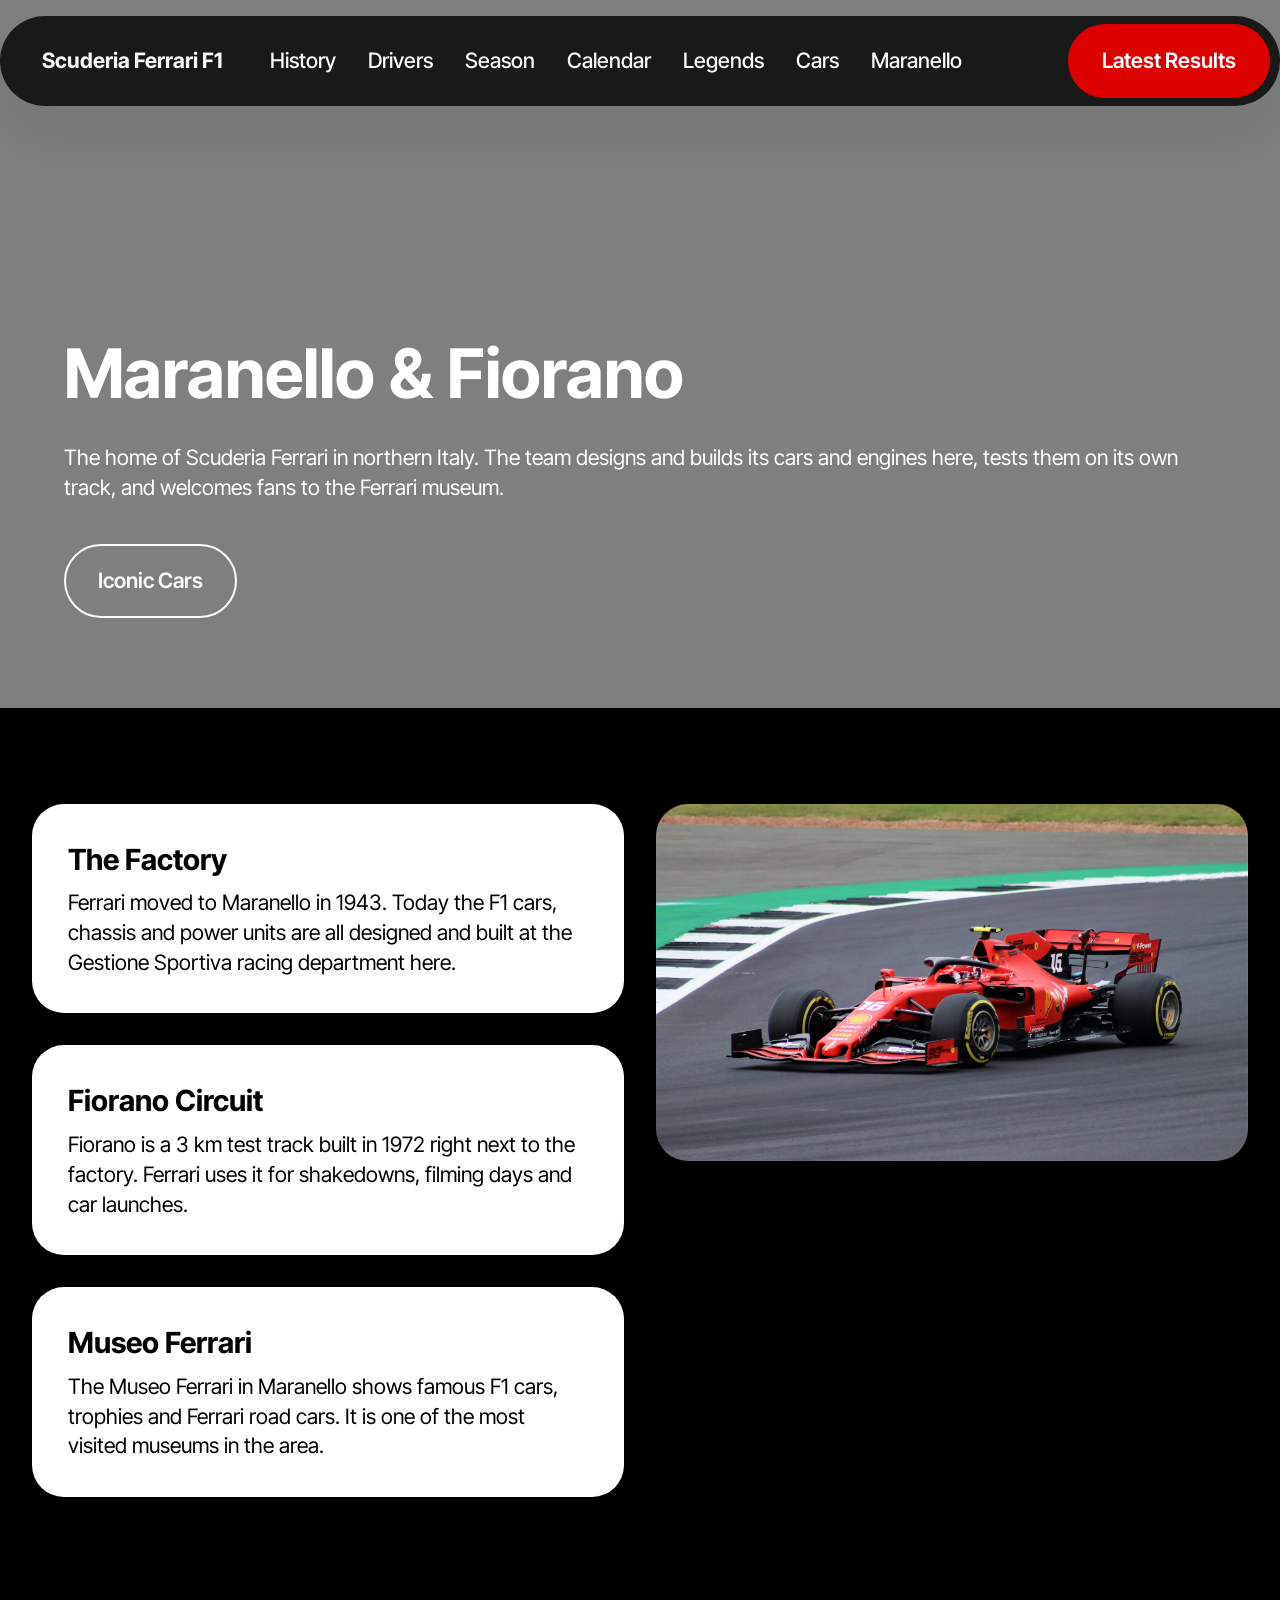
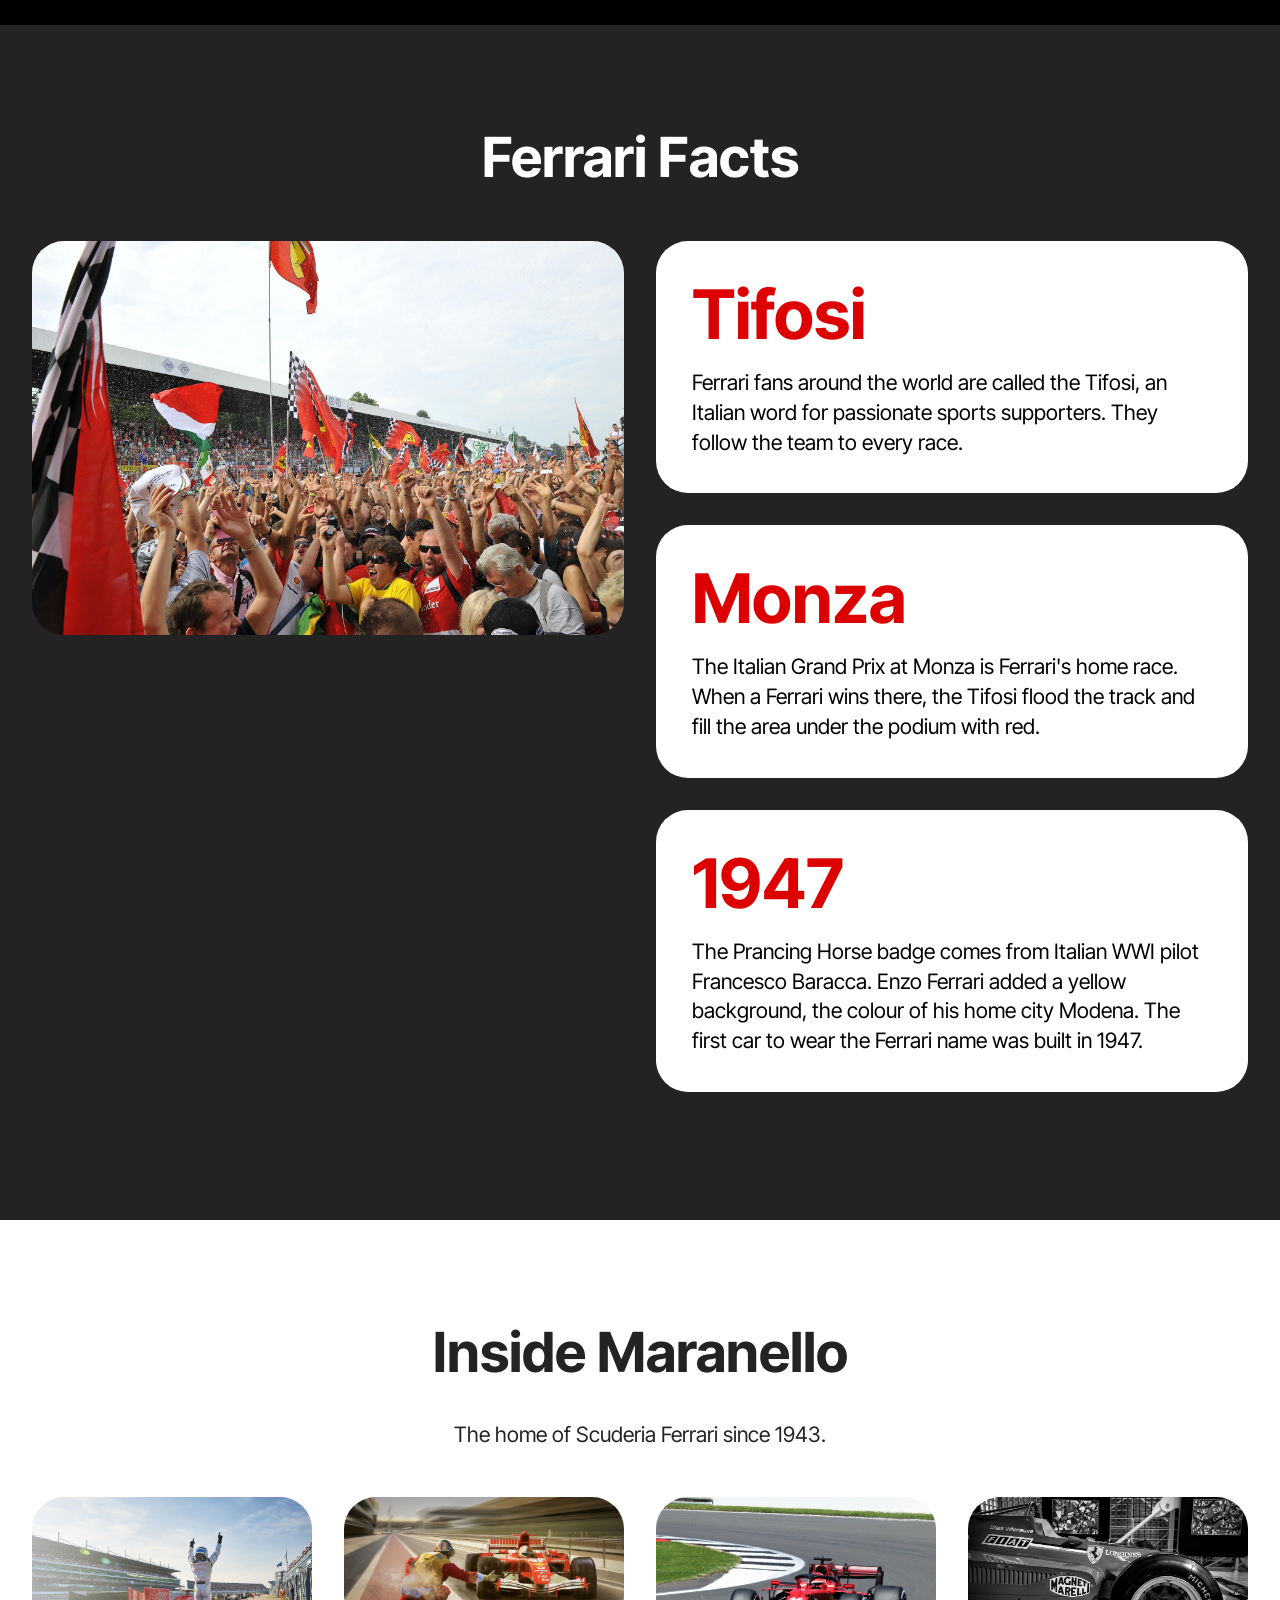
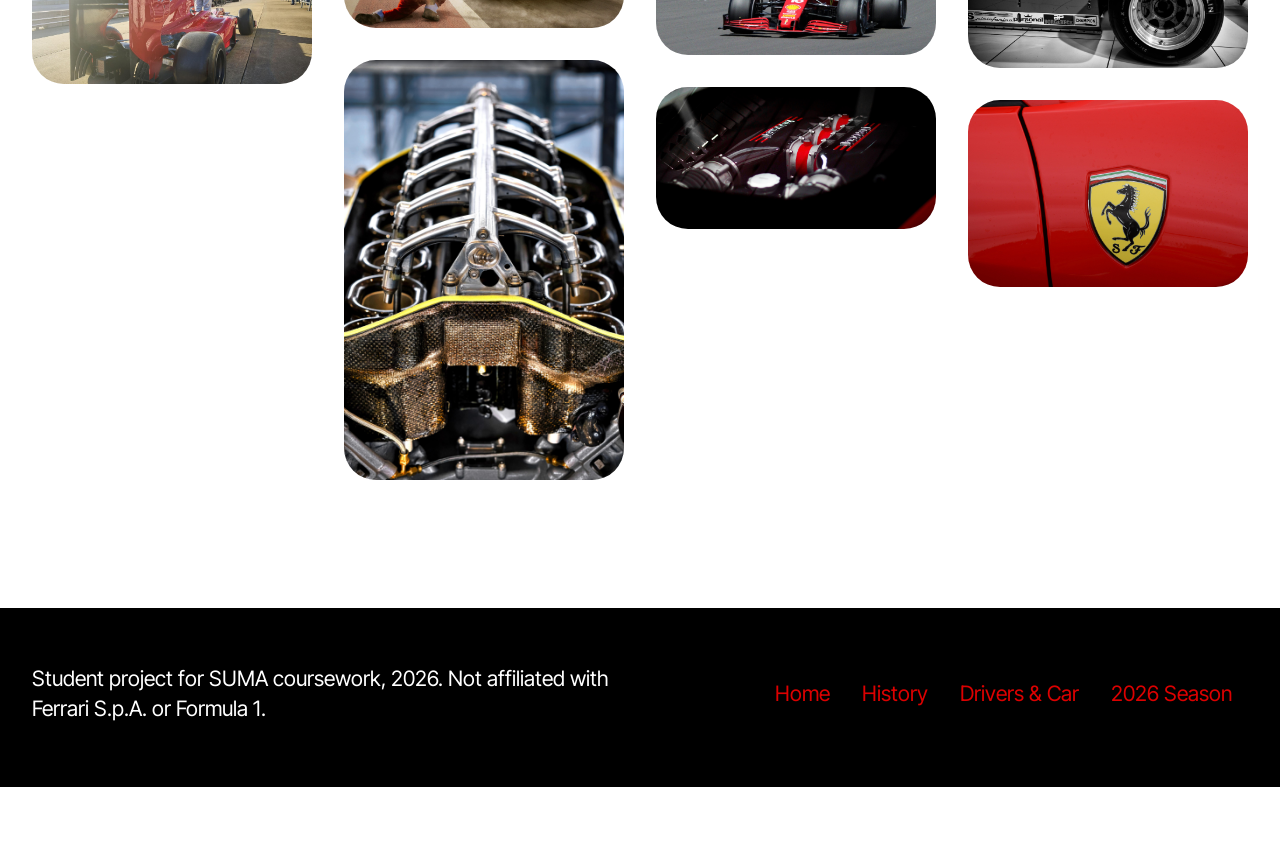
<file: maranello.html>
<!DOCTYPE html>
<html  >
<head>
  <!-- Site made with Mobirise Website Builder v6.1.12, https://mobirise.com -->
  <meta charset="UTF-8">
  <meta http-equiv="X-UA-Compatible" content="IE=edge">
  <meta name="generator" content="Mobirise v6.1.12, mobirise.com">
  <meta name="viewport" content="width=device-width, initial-scale=1, minimum-scale=1">
  <link rel="shortcut icon" href="assets/images/logo.png" type="image/x-icon">
  <meta name="description" content="">
  
  
  <title>Maranello</title>
  <link rel="stylesheet" href="assets/web/assets/mobirise-icons2/mobirise2.css">
  <link rel="stylesheet" href="assets/bootstrap/css/bootstrap.min.css">
  <link rel="stylesheet" href="assets/animatecss/animate.css">
  <link rel="stylesheet" href="assets/dropdown/css/style.css">
  <link rel="stylesheet" href="assets/theme/css/style.css">
  <link rel="stylesheet" href="assets/gallery/style.css">
  <link rel="preload" href="https://fonts.googleapis.com/css?family=Inter+Tight:100,200,300,400,500,600,700,800,900,100i,200i,300i,400i,500i,600i,700i,800i,900i&display=swap" as="style" onload="this.onload=null;this.rel='stylesheet'">
  <noscript><link rel="stylesheet" href="https://fonts.googleapis.com/css?family=Inter+Tight:100,200,300,400,500,600,700,800,900,100i,200i,300i,400i,500i,600i,700i,800i,900i&display=swap"></noscript>
  <link rel="preload" as="style" href="assets/mobirise/css/mbr-additional.css?v=cMJ5Du"><link rel="stylesheet" href="assets/mobirise/css/mbr-additional.css?v=cMJ5Du" type="text/css">

  
  
  
</head>
<body>
  
  <section data-bs-version="5.1" class="menu menu1 cid-vxf2G9yWc2" once="menu" id="menu01-14">
	

	<nav class="navbar navbar-dropdown navbar-fixed-top navbar-expand-lg">
		<div class="container">
			<div class="navbar-brand">
				
				<span class="navbar-caption-wrap"><a class="navbar-caption text-white text-primary display-4" href="index.html">Scuderia Ferrari F1</a></span>
			</div>
			<button class="navbar-toggler" type="button" data-toggle="collapse" data-bs-toggle="collapse" data-target="#navbarSupportedContent" data-bs-target="#navbarSupportedContent" aria-controls="navbarNavAltMarkup" aria-expanded="false" aria-label="Toggle navigation">
				<div class="hamburger">
					<span></span>
					<span></span>
					<span></span>
					<span></span>
				</div>
			</button>
			<div class="collapse navbar-collapse" id="navbarSupportedContent">
				<ul class="navbar-nav nav-dropdown" data-app-modern-menu="true"><li class="nav-item">
						<a class="nav-link link text-white display-4" href="history.html">History</a>
					</li><li class="nav-item">
						<a class="nav-link link text-white display-4" href="drivers.html" aria-expanded="false">Drivers</a>
					</li>
					<li class="nav-item">
						<a class="nav-link link text-white display-4" href="season-2026.html">Season</a>
					</li><li class="nav-item"><a class="nav-link link text-white text-primary display-4" href="calendar.html">Calendar</a></li><li class="nav-item"><a class="nav-link link text-white text-primary display-4" href="legends.html">Legends</a></li><li class="nav-item"><a class="nav-link link text-white text-primary display-4" href="cars.html">Cars</a></li><li class="nav-item"><a class="nav-link link text-white text-primary display-4" href="maranello.html">Maranello</a></li></ul>
				
				<div class="navbar-buttons mbr-section-btn"><a class="btn btn-primary display-4" href="https://mobiri.se">Latest Results</a></div>
			</div>
		</div>
	</nav>
</section>

<section data-bs-version="5.1" class="header18 cid-vxf2Ga4KPd" data-bg-video="https://www.youtube.com/watch?v=NW6UQYvw9es" id="header18-15">
  

  <div class="mbr-overlay" style="opacity: 0.5; background-color: rgb(0, 0, 0);"></div>
  <div class="container-fluid">
    <div class="row">
      <div class="content-wrap col-12 col-md-12">
        <h1 class="mbr-section-title mbr-fonts-style mbr-white mb-4 display-1"><strong>Maranello &amp; Fiorano</strong></h1>
        
        <p class="mbr-fonts-style mbr-text mbr-white mb-4 display-7">The home of Scuderia Ferrari in northern Italy. The team designs and builds its cars and engines here, tests them on its own track, and welcomes fans to the Ferrari museum.</p>
        <div class="mbr-section-btn"><a class="btn btn-white-outline display-7" href="drivers.html">Iconic Cars</a></div>
      </div>
    </div>
  </div>
</section>

<section data-bs-version="5.1" class="features027 cid-vxf2GadfdL" id="features027-16">
	

	
	

	<div class="container">
		


		<div class="row justify-content-center  blockContent">
			<div class="col-12 col-lg">
				<div class="item features-without-image col-12 col-md-12 col-lg-12 active">
					<div class="item-wrapper">
						<div class="item-content">
							
							<h4 class="card-title mbr-fonts-style display-5">
								<strong>The Factory</strong></h4>
							<p class="card-text mbr-fonts-style mt-0 mb-0 display-7">
								Ferrari moved to Maranello in 1943. Today the F1 cars, chassis and power units are all designed and built at the Gestione Sportiva racing department here.</p>
							
						</div>

					</div>
				</div>
				<div class="item features-without-image col-12 col-md-12 col-lg-12">
					<div class="item-wrapper">
						<div class="item-content">
							
							<h4 class="card-title mbr-fonts-style display-5">
								<strong>Fiorano Circuit</strong></h4>
							<p class="card-text mbr-fonts-style mt-0 mb-0 display-7">
								Fiorano is a 3 km test track built in 1972 right next to the factory. Ferrari uses it for shakedowns, filming days and car launches.</p>
							
						</div>

					</div>
				</div>
				<div class="item features-without-image col-12 col-md-12 col-lg-12">
					<div class="item-wrapper">
						<div class="item-content">
							
							<h4 class="card-title mbr-fonts-style display-5">
								<strong>Museo Ferrari</strong></h4>
							<p class="card-text mbr-fonts-style mt-0 mb-0 display-7">
								The Museo Ferrari in Maranello shows famous F1 cars, trophies and Ferrari road cars. It is one of the most visited museums in the area.</p>
							
						</div>
					</div>
				</div>
			</div>
			<div class="col-12 col-lg-6">
				<div class="image-wrapper">
					<img class="w-100" src="assets/images/mbr-2.jpg" alt="Modern Ferrari Formula 1 car on track">
				</div>
			</div>

		</div>
	</div>
</section>

<section data-bs-version="5.1" class="features028 cid-vxf2GamSiS" id="features028-17">
	

	
	
	<div class="container">
		<div class="row justify-content-center">
			<div class="col-md-12 content-head mb-5">
				<h1 class="mbr-section-title mbr-fonts-style mb-0 display-2">
					<strong>Ferrari Facts</strong></h1>
				
			</div>
		</div>


		<div class="row justify-content-center  blockContent">

			<div class="col-12 col-lg">


				<div class="item features-without-image col-12 col-md-12 col-lg-12 active">
					<div class="item-wrapper">
						<div class="item-content">
							<h5 class="mbr-card-title mbr-fonts-style mt-0 mb-3 mbr-number display-1">
								<strong>Tifosi</strong></h5>
							
							<p class="card-text mbr-fonts-style mt-0 mb-0 display-7">
								Ferrari fans around the world are called the Tifosi, an Italian word for passionate sports supporters. They follow the team to every race.</p>
							
						</div>

					</div>
				</div>
				<div class="item features-without-image col-12 col-md-12 col-lg-12">
					<div class="item-wrapper">
						<div class="item-content">
							<h5 class="mbr-card-title mbr-fonts-style mt-0 mb-3 mbr-number display-1">
								<strong>Monza</strong></h5>
							
							<p class="card-text mbr-fonts-style mt-0 mb-0 display-7">
								The Italian Grand Prix at Monza is Ferrari's home race. When a Ferrari wins there, the Tifosi flood the track and fill the area under the podium with red.</p>
							
						</div>

					</div>
				</div>
				<div class="item features-without-image col-12 col-md-12 col-lg-12">
					<div class="item-wrapper">
						<div class="item-content">
							<h5 class="mbr-card-title mbr-fonts-style mt-0 mb-3 mbr-number display-1">
								<strong>1947</strong></h5>
							
							<p class="card-text mbr-fonts-style mt-0 mb-0 display-7">
								The Prancing Horse badge comes from Italian WWI pilot Francesco Baracca. Enzo Ferrari added a yellow background, the colour of his home city Modena. The first car to wear the Ferrari name was built in 1947.</p>
							
						</div>
					</div>
				</div>
			</div>
			<div class="col-12 col-lg-6">
				<div class="image-wrapper">
					<img class="w-100" src="assets/images/mbr-3.jpg" alt="Ferrari fans with red flags at Monza">
				</div>
			</div>
		</div>
	</div>
</section>

<section data-bs-version="5.1" class="gallery1 mbr-gallery cid-vxr4hBgouJ" id="gallery02-1c">   
    
    

    <div class="container-fluid">
        <div class="row justify-content-center">
            <div class="col-12 content-head">
                <div class="mbr-section-head mb-5">
                    <h3 class="mbr-section-title mbr-fonts-style align-center m-0 display-2"><strong>Inside Maranello</strong></h3>
                    <h4 class="mbr-section-subtitle mbr-fonts-style align-center mb-0 mt-4 display-7">The home of Scuderia Ferrari since 1943.</h4>
                </div>
            </div>
        </div>
        <div class="row mbr-gallery mbr-masonry" data-masonry="{&quot;percentPosition&quot;: true }">
            <div class="col-12 col-md-6 col-lg-3 item gallery-image">
                <div class="item-wrapper" data-toggle="modal" data-bs-toggle="modal" data-target="#vxxISzelwY-modal" data-bs-target="#vxxISzelwY-modal">
                    <img class="w-100" src="assets/images/mbr-11.jpg" alt="Ferrari driver celebrates a win" data-slide-to="0" data-bs-slide-to="0" data-target="#lb-vxxISzelwY" data-bs-target="#lb-vxxISzelwY">
                    <div class="icon-wrapper">
                        <span class="mobi-mbri mobi-mbri-search mbr-iconfont mbr-iconfont-btn"></span>
                    </div>
                </div>
                
            </div>
            <div class="col-12 col-md-6 col-lg-3 item gallery-image">
                <div class="item-wrapper" data-toggle="modal" data-bs-toggle="modal" data-target="#vxxISzelwY-modal" data-bs-target="#vxxISzelwY-modal">
                    <img class="w-100" src="assets/images/mbr-13.jpg" alt="Ferrari F1 pit stop" data-slide-to="1" data-bs-slide-to="1" data-target="#lb-vxxISzelwY" data-bs-target="#lb-vxxISzelwY">
                    <div class="icon-wrapper">
                        <span class="mobi-mbri mobi-mbri-search mbr-iconfont mbr-iconfont-btn"></span>
                    </div>
                </div>
                
            </div>
            <div class="col-12 col-md-6 col-lg-3 item gallery-image">
                <div class="item-wrapper" data-toggle="modal" data-bs-toggle="modal" data-target="#vxxISzelwY-modal" data-bs-target="#vxxISzelwY-modal">
                    <img class="w-100" src="assets/images/mbr-12.jpg" alt="Ferrari F1 car in a corner" data-slide-to="2" data-bs-slide-to="2" data-target="#lb-vxxISzelwY" data-bs-target="#lb-vxxISzelwY">
                    <div class="icon-wrapper">
                        <span class="mobi-mbri mobi-mbri-search mbr-iconfont mbr-iconfont-btn"></span>
                    </div>
                </div>
                
            </div>
            <div class="col-12 col-md-6 col-lg-3 item gallery-image">
                <div class="item-wrapper" data-toggle="modal" data-bs-toggle="modal" data-target="#vxxISzelwY-modal" data-bs-target="#vxxISzelwY-modal">
                    <img class="w-100" src="assets/images/mbr-10.jpg" alt="Ferrari F1 car close up" data-slide-to="3" data-bs-slide-to="3" data-target="#lb-vxxISzelwY" data-bs-target="#lb-vxxISzelwY">
                    <div class="icon-wrapper">
                        <span class="mobi-mbri mobi-mbri-search mbr-iconfont mbr-iconfont-btn"></span>
                    </div>
                </div>
                
            </div>
            <div class="col-12 col-md-6 col-lg-3 item gallery-image">
                <div class="item-wrapper" data-toggle="modal" data-bs-toggle="modal" data-target="#vxxISzelwY-modal" data-bs-target="#vxxISzelwY-modal">
                    <img class="w-100" src="assets/images/mbr-7.jpg" alt="Ferrari F1 engine" data-slide-to="4" data-bs-slide-to="4" data-target="#lb-vxxISzelwY" data-bs-target="#lb-vxxISzelwY">
                    <div class="icon-wrapper">
                        <span class="mobi-mbri mobi-mbri-search mbr-iconfont mbr-iconfont-btn"></span>
                    </div>
                </div>
                
            </div>
            <div class="col-12 col-md-6 col-lg-3 item gallery-image">
                <div class="item-wrapper" data-toggle="modal" data-bs-toggle="modal" data-target="#vxxISzelwY-modal" data-bs-target="#vxxISzelwY-modal">
                    <img class="w-100" src="assets/images/mbr-8.jpg" alt="Ferrari F1 car detail" data-slide-to="5" data-bs-slide-to="5" data-target="#lb-vxxISzelwY" data-bs-target="#lb-vxxISzelwY">
                    <div class="icon-wrapper">
                        <span class="mobi-mbri mobi-mbri-search mbr-iconfont mbr-iconfont-btn"></span>
                    </div>
                </div>
                
            </div>
            <div class="col-12 col-md-6 col-lg-3 item gallery-image">
                <div class="item-wrapper" data-toggle="modal" data-bs-toggle="modal" data-target="#vxxISzelwY-modal" data-bs-target="#vxxISzelwY-modal">
                    <img class="w-100" src="assets/images/mbr-9.jpg" alt="Ferrari Prancing Horse badge" data-slide-to="6" data-bs-slide-to="6" data-target="#lb-vxxISzelwY" data-bs-target="#lb-vxxISzelwY">
                    <div class="icon-wrapper">
                        <span class="mobi-mbri mobi-mbri-search mbr-iconfont mbr-iconfont-btn"></span>
                    </div>
                </div>
                
            </div>
        </div>

        <div class="modal mbr-slider" tabindex="-1" role="dialog" aria-hidden="true" id="vxxISzelwY-modal">
            <div class="modal-dialog" role="document">
                <div class="modal-content">
                    <div class="modal-body">
                        <div class="carousel slide" id="lb-vxxISzelwY" data-interval="5000" data-bs-interval="5000">
                            <div class="carousel-inner">
                                <div class="carousel-item active">
                                    <img class="d-block w-100" src="assets/images/mbr-11.jpg" alt="Mobirise Website Builder">
                                </div>
                                <div class="carousel-item">
                                    <img class="d-block w-100" src="assets/images/mbr-13.jpg" alt="Mobirise Website Builder">
                                </div>
                                <div class="carousel-item">
                                    <img class="d-block w-100" src="assets/images/mbr-12.jpg" alt="Mobirise Website Builder">
                                </div>
                                <div class="carousel-item">
                                    <img class="d-block w-100" src="assets/images/mbr-10.jpg" alt="Mobirise Website Builder">
                                </div>
                                <div class="carousel-item">
                                    <img class="d-block w-100" src="assets/images/mbr-7.jpg" alt="Mobirise Website Builder">
                                </div>
                                <div class="carousel-item">
                                    <img class="d-block w-100" src="assets/images/mbr-8.jpg" alt="Mobirise Website Builder">
                                </div>
                                <div class="carousel-item">
                                    <img class="d-block w-100" src="assets/images/mbr-9.jpg" alt="Mobirise Website Builder">
                                </div>
                            </div>
                            <ol class="carousel-indicators">
                                <li data-slide-to="0" data-bs-slide-to="0" class="active" data-target="#lb-vxxISzelwY" data-bs-target="#lb-vxxISzelwY"></li>
                                <li data-slide-to="1" data-bs-slide-to="1" data-target="#lb-vxxISzelwY" data-bs-target="#lb-vxxISzelwY"></li>
                                <li data-slide-to="2" data-bs-slide-to="2" data-target="#lb-vxxISzelwY" data-bs-target="#lb-vxxISzelwY"></li>
                                <li data-slide-to="3" data-bs-slide-to="3" data-target="#lb-vxxISzelwY" data-bs-target="#lb-vxxISzelwY"></li>
                                <li data-slide-to="4" data-bs-slide-to="4" data-target="#lb-vxxISzelwY" data-bs-target="#lb-vxxISzelwY"></li>
                                <li data-slide-to="5" data-bs-slide-to="5" data-target="#lb-vxxISzelwY" data-bs-target="#lb-vxxISzelwY"></li>
                                <li data-slide-to="6" data-bs-slide-to="6" data-target="#lb-vxxISzelwY" data-bs-target="#lb-vxxISzelwY"></li>
                            </ol>
                            <a role="button" href="" class="close" data-dismiss="modal" data-bs-dismiss="modal" aria-label="Close">
                            </a>
                            <a class="carousel-control-prev carousel-control" role="button" data-slide="prev" data-bs-slide="prev" href="#lb-vxxISzelwY">
                                <span class="mobi-mbri mobi-mbri-arrow-prev" aria-hidden="true"></span>
                                <span class="sr-only visually-hidden">Previous</span>
                            </a>
                            <a class="carousel-control-next carousel-control" role="button" data-slide="next" data-bs-slide="next" href="#lb-vxxISzelwY">
                                <span class="mobi-mbri mobi-mbri-arrow-next" aria-hidden="true"></span>
                                <span class="sr-only visually-hidden">Next</span>
                            </a>
                        </div>
                    </div>
                </div>
            </div>
        </div>
    </div>
</section>

<section data-bs-version="5.1" class="footer2 cid-vxf2GavbNv" once="footers" id="footer02-18">
    

    
    

    <div class="container">
        <div class="row">
            <div class="col-12 col-lg-6 center mt-2 mb-3">
                <p class="mbr-fonts-style copyright mb-0 display-7">
                    Student project for SUMA coursework, 2026. Not affiliated with Ferrari S.p.A. or Formula 1.</p>
            </div>
            <div class="col-12 col-lg-6 center">
                <div class="row-links mt-2 mb-3">
                    <ul class="row-links-soc">
                        
                        
                        
                        
                    <li class="row-links-soc-item mbr-fonts-style display-7"><a href="index.html" class="text-primary">Home</a></li><li class="row-links-soc-item mbr-fonts-style display-7"><a href="history.html" class="text-primary">History</a></li><li class="row-links-soc-item mbr-fonts-style display-7"><a href="drivers.html" class="text-primary">Drivers &amp; Car</a></li><li class="row-links-soc-item mbr-fonts-style display-7"><a href="season-2026.html" class="text-primary">2026 Season</a></li></ul>
                </div>
            </div>
        </div>
    </div>
</section><section class="display-7" style="padding: 0;align-items: center;justify-content: center;flex-wrap: wrap;    align-content: center;display: flex;position: relative;height: 4rem;"><a href="https://mobiri.se/5185856" style="flex: 1 1;height: 4rem;position: absolute;width: 100%;z-index: 1;"><img alt="" style="height: 4rem;" src="[data-uri]"></a><p style="margin: 0;text-align: center;" class="display-7">&#8204;</p><a style="z-index:1" href="https://mobirise.com/builder/ai-website-maker.html">AI Website Maker</a></section><script src="assets/bootstrap/js/bootstrap.bundle.min.js"></script>  <script src="assets/smoothscroll/smooth-scroll.js"></script>  <script src="assets/ytplayer/index.js"></script>  <script src="assets/dropdown/js/navbar-dropdown.js"></script>  <script src="assets/vimeoplayer/player.js"></script>  <script src="assets/masonry/masonry.pkgd.min.js"></script>  <script src="assets/imagesloaded/imagesloaded.pkgd.min.js"></script>  <script src="assets/theme/js/script.js"></script>  <script src="assets/gallery/player.min.js"></script>  <script src="assets/gallery/script.js"></script>  
  
  
  <input name="animation" type="hidden">
  </body>
</html>
</file>
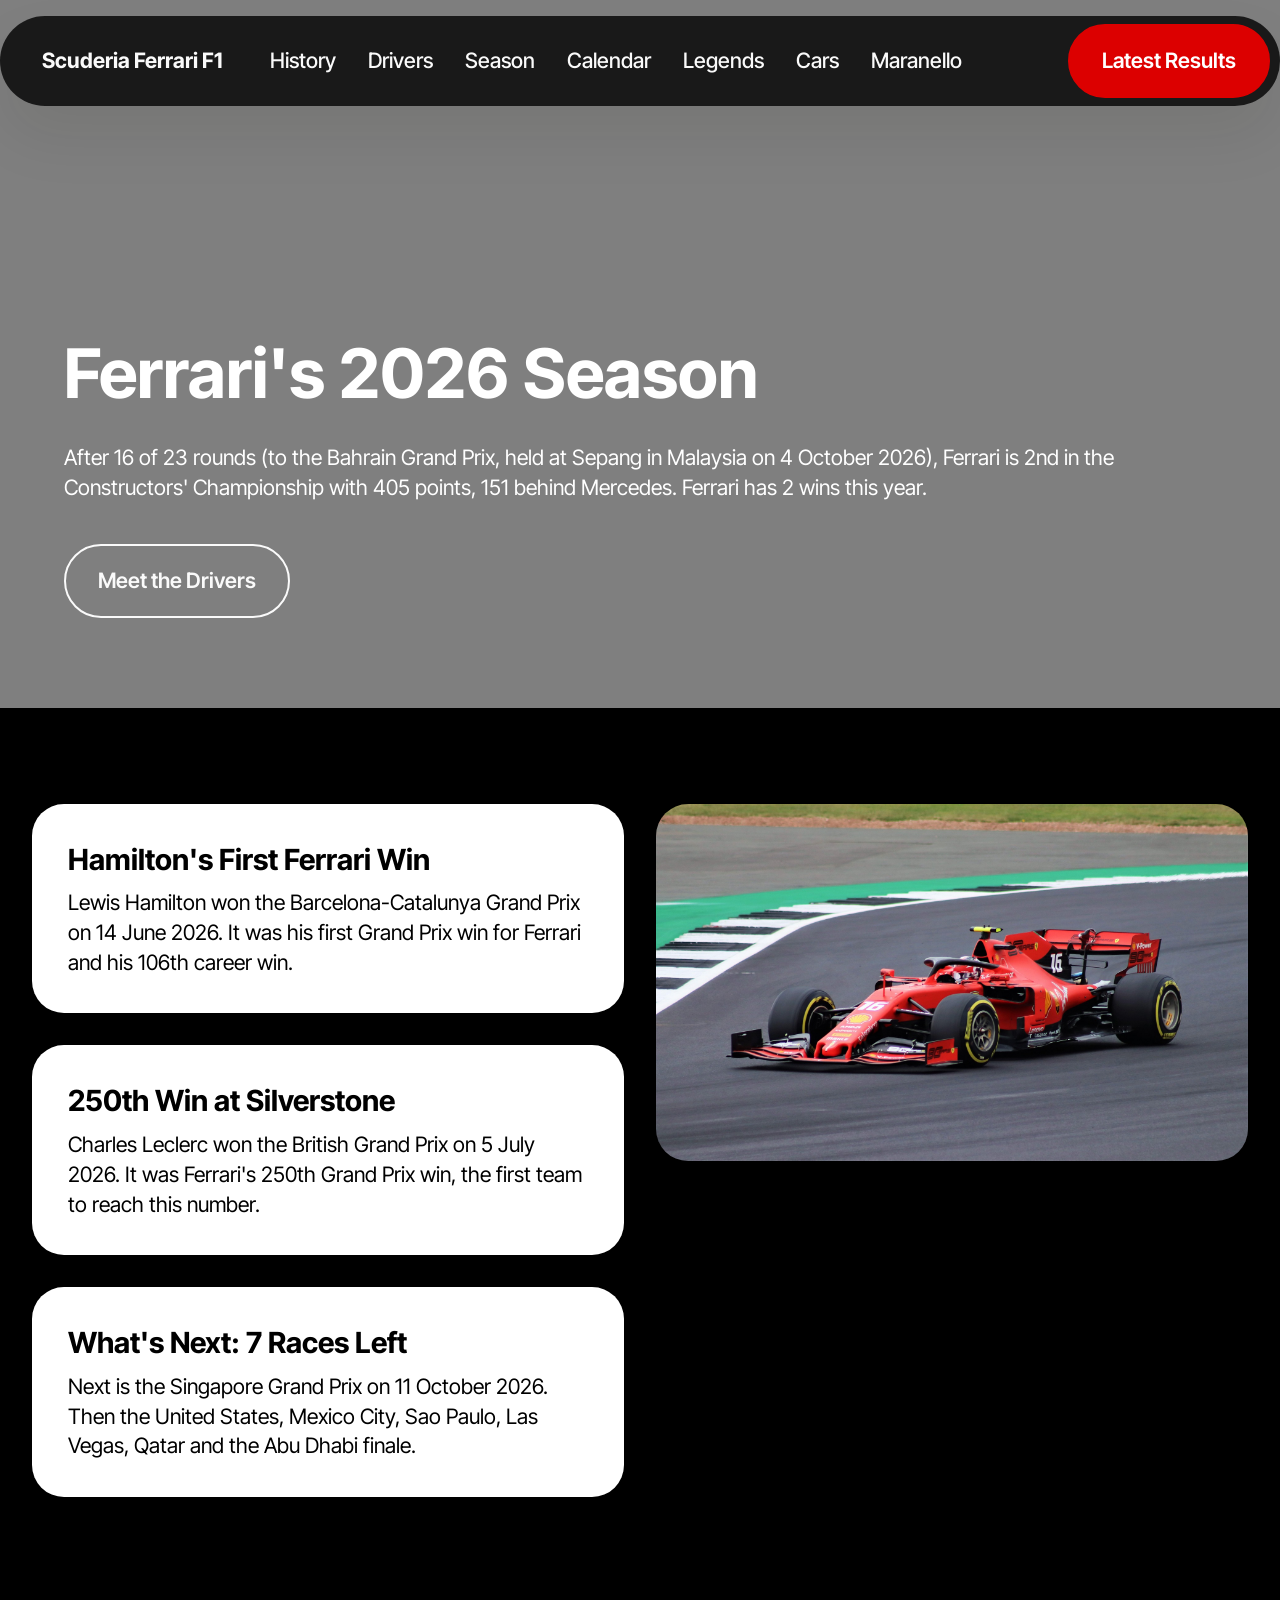
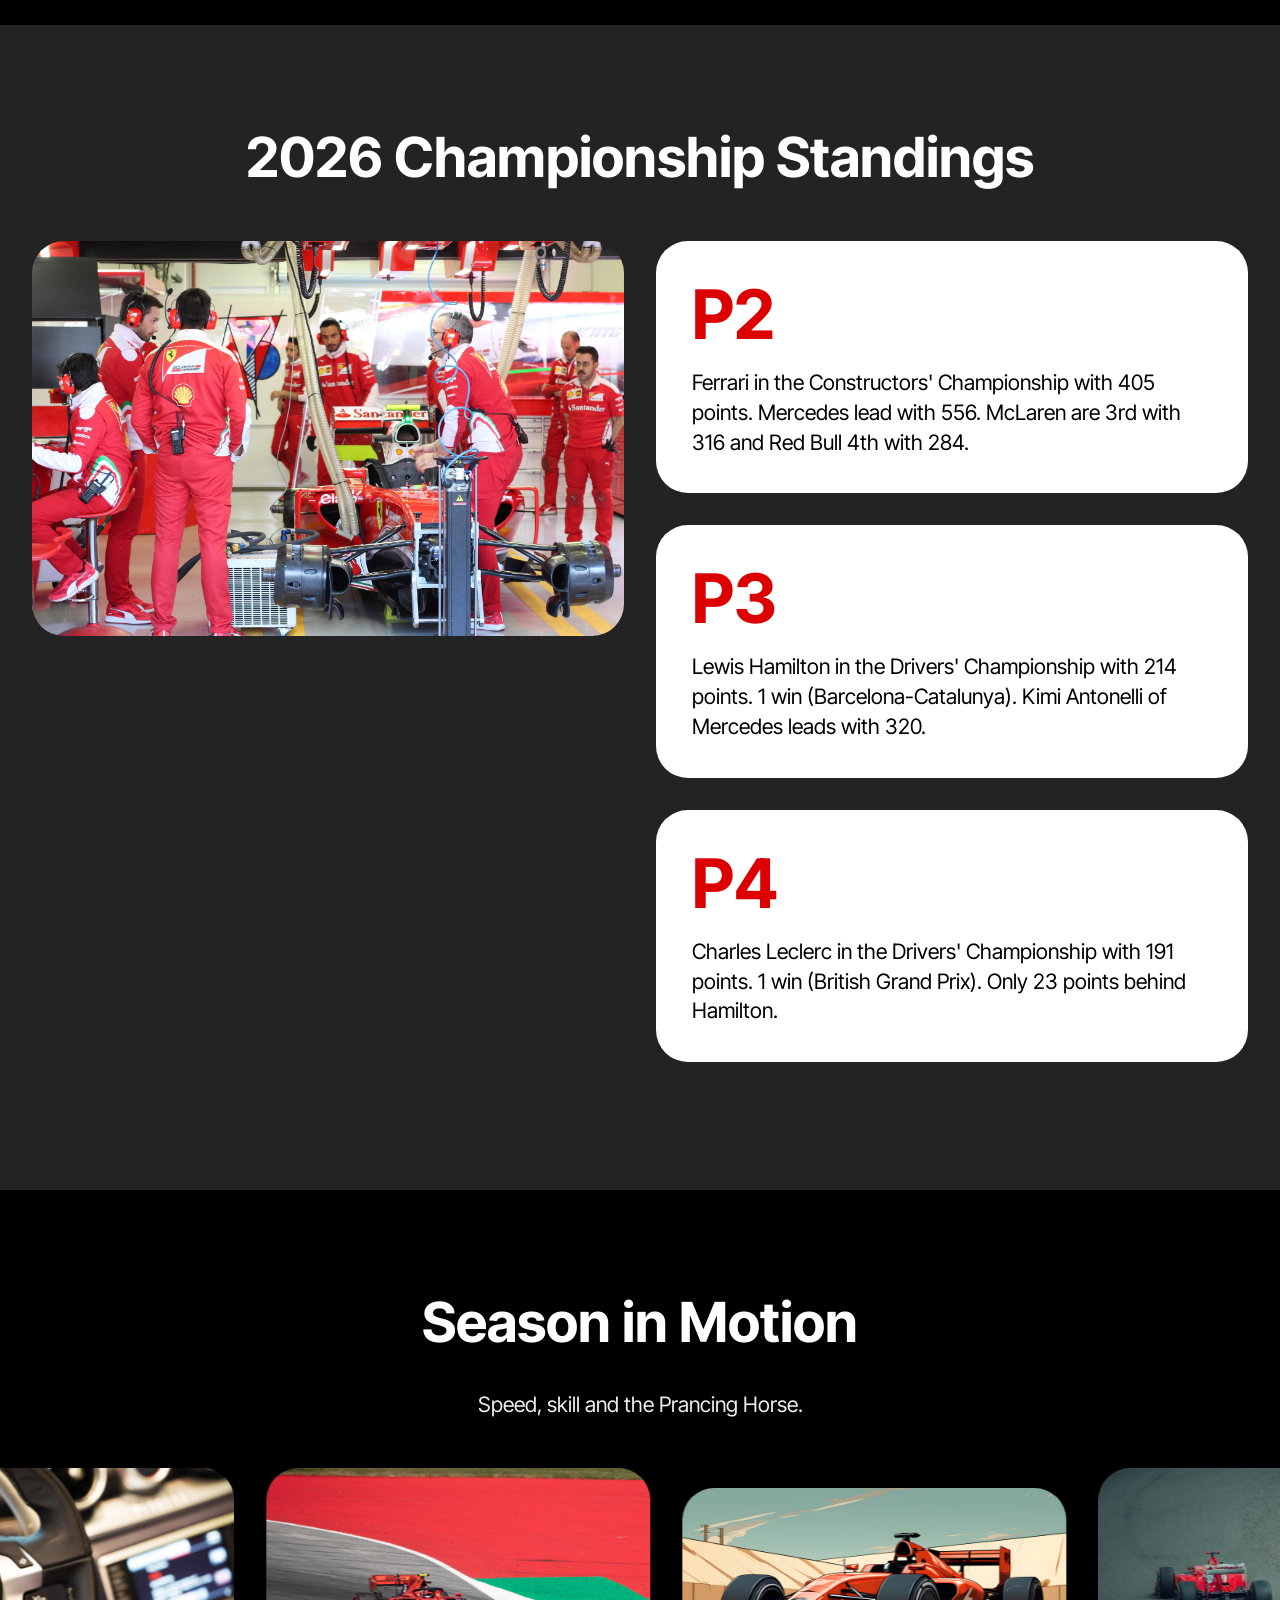
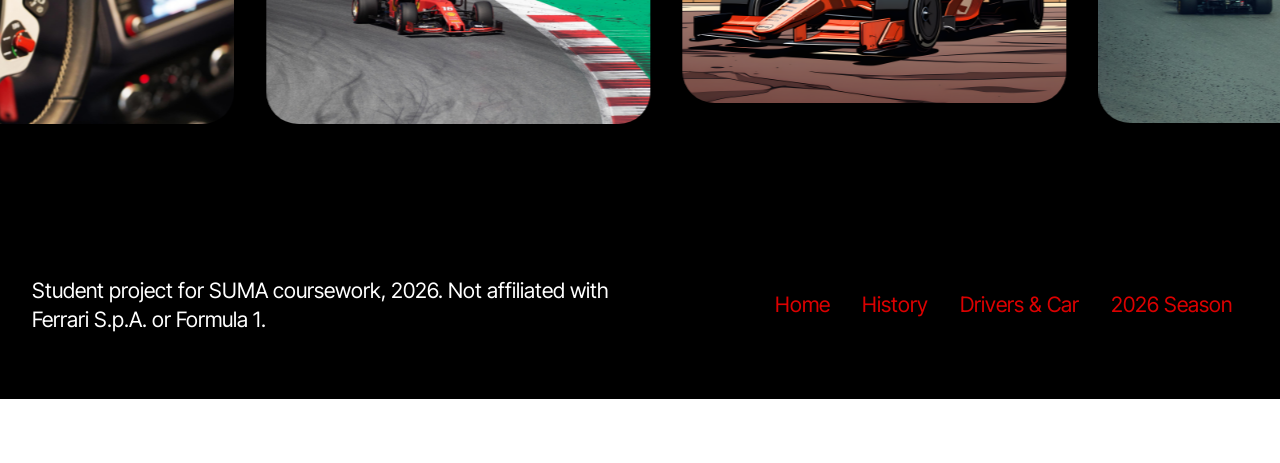
<file: season-2026.html>
<!DOCTYPE html>
<html  >
<head>
  <!-- Site made with Mobirise Website Builder v6.1.12, https://mobirise.com -->
  <meta charset="UTF-8">
  <meta http-equiv="X-UA-Compatible" content="IE=edge">
  <meta name="generator" content="Mobirise v6.1.12, mobirise.com">
  <meta name="viewport" content="width=device-width, initial-scale=1, minimum-scale=1">
  <link rel="shortcut icon" href="assets/images/logo.png" type="image/x-icon">
  <meta name="description" content="">
  
  
  <title>2026 Season</title>
  <link rel="stylesheet" href="assets/web/assets/mobirise-icons2/mobirise2.css">
  <link rel="stylesheet" href="assets/bootstrap/css/bootstrap.min.css">
  <link rel="stylesheet" href="assets/animatecss/animate.css">
  <link rel="stylesheet" href="assets/dropdown/css/style.css">
  <link rel="stylesheet" href="assets/theme/css/style.css">
  <link rel="preload" href="https://fonts.googleapis.com/css?family=Inter+Tight:100,200,300,400,500,600,700,800,900,100i,200i,300i,400i,500i,600i,700i,800i,900i&display=swap" as="style" onload="this.onload=null;this.rel='stylesheet'">
  <noscript><link rel="stylesheet" href="https://fonts.googleapis.com/css?family=Inter+Tight:100,200,300,400,500,600,700,800,900,100i,200i,300i,400i,500i,600i,700i,800i,900i&display=swap"></noscript>
  <link rel="preload" as="style" href="assets/mobirise/css/mbr-additional.css?v=SOdMbW"><link rel="stylesheet" href="assets/mobirise/css/mbr-additional.css?v=SOdMbW" type="text/css">

  
  
  
</head>
<body>
  
  <section data-bs-version="5.1" class="menu menu1 cid-vxeHPRzotE" once="menu" id="menu01-k">
	

	<nav class="navbar navbar-dropdown navbar-fixed-top navbar-expand-lg">
		<div class="container">
			<div class="navbar-brand">
				
				<span class="navbar-caption-wrap"><a class="navbar-caption text-white text-primary display-4" href="index.html">Scuderia Ferrari F1</a></span>
			</div>
			<button class="navbar-toggler" type="button" data-toggle="collapse" data-bs-toggle="collapse" data-target="#navbarSupportedContent" data-bs-target="#navbarSupportedContent" aria-controls="navbarNavAltMarkup" aria-expanded="false" aria-label="Toggle navigation">
				<div class="hamburger">
					<span></span>
					<span></span>
					<span></span>
					<span></span>
				</div>
			</button>
			<div class="collapse navbar-collapse" id="navbarSupportedContent">
				<ul class="navbar-nav nav-dropdown" data-app-modern-menu="true"><li class="nav-item">
						<a class="nav-link link text-white display-4" href="history.html">History</a>
					</li><li class="nav-item">
						<a class="nav-link link text-white display-4" href="drivers.html" aria-expanded="false">Drivers</a>
					</li>
					<li class="nav-item">
						<a class="nav-link link text-white display-4" href="season-2026.html">Season</a>
					</li><li class="nav-item"><a class="nav-link link text-white text-primary display-4" href="calendar.html">Calendar</a></li><li class="nav-item"><a class="nav-link link text-white text-primary display-4" href="legends.html">Legends</a></li><li class="nav-item"><a class="nav-link link text-white text-primary display-4" href="cars.html">Cars</a></li><li class="nav-item"><a class="nav-link link text-white text-primary display-4" href="maranello.html">Maranello</a></li></ul>
				
				<div class="navbar-buttons mbr-section-btn"><a class="btn btn-primary display-4" href="https://mobiri.se">Latest Results</a></div>
			</div>
		</div>
	</nav>
</section>

<section data-bs-version="5.1" class="header18 cid-vxeHPS6vg4" data-bg-video="https://www.youtube.com/watch?v=mLkFAJyu3tI" id="header18-l">
  

  <div class="mbr-overlay" style="opacity: 0.5; background-color: rgb(0, 0, 0);"></div>
  <div class="container-fluid">
    <div class="row">
      <div class="content-wrap col-12 col-md-12">
        <h1 class="mbr-section-title mbr-fonts-style mbr-white mb-4 display-1"><strong>Ferrari's 2026 Season</strong></h1>
        
        <p class="mbr-fonts-style mbr-text mbr-white mb-4 display-7">After 16 of 23 rounds (to the Bahrain Grand Prix, held at Sepang in Malaysia on 4 October 2026), Ferrari is 2nd in the Constructors' Championship with 405 points, 151 behind Mercedes. Ferrari has 2 wins this year.</p>
        <div class="mbr-section-btn"><a class="btn btn-white-outline display-7" href="drivers.html">Meet the Drivers</a></div>
      </div>
    </div>
  </div>
</section>

<section data-bs-version="5.1" class="features027 cid-vxeHPSh5oO" id="features027-m">
	

	
	

	<div class="container">
		


		<div class="row justify-content-center  blockContent">
			<div class="col-12 col-lg">
				<div class="item features-without-image col-12 col-md-12 col-lg-12 active">
					<div class="item-wrapper">
						<div class="item-content">
							
							<h4 class="card-title mbr-fonts-style display-5">
								<strong>Hamilton's First Ferrari Win</strong></h4>
							<p class="card-text mbr-fonts-style mt-0 mb-0 display-7">
								Lewis Hamilton won the Barcelona-Catalunya Grand Prix on 14 June 2026. It was his first Grand Prix win for Ferrari and his 106th career win.</p>
							
						</div>

					</div>
				</div>
				<div class="item features-without-image col-12 col-md-12 col-lg-12">
					<div class="item-wrapper">
						<div class="item-content">
							
							<h4 class="card-title mbr-fonts-style display-5">
								<strong>250th Win at Silverstone</strong></h4>
							<p class="card-text mbr-fonts-style mt-0 mb-0 display-7">
								Charles Leclerc won the British Grand Prix on 5 July 2026. It was Ferrari's 250th Grand Prix win, the first team to reach this number.</p>
							
						</div>

					</div>
				</div>
				<div class="item features-without-image col-12 col-md-12 col-lg-12">
					<div class="item-wrapper">
						<div class="item-content">
							
							<h4 class="card-title mbr-fonts-style display-5">
								<strong>What's Next: 7 Races Left</strong></h4>
							<p class="card-text mbr-fonts-style mt-0 mb-0 display-7">
								Next is the Singapore Grand Prix on 11 October 2026. Then the United States, Mexico City, Sao Paulo, Las Vegas, Qatar and the Abu Dhabi finale.</p>
							
						</div>
					</div>
				</div>
			</div>
			<div class="col-12 col-lg-6">
				<div class="image-wrapper">
					<img class="w-100" src="assets/images/mbr-2.jpg" alt="Modern Ferrari Formula 1 car on track">
				</div>
			</div>

		</div>
	</div>
</section>

<section data-bs-version="5.1" class="features028 cid-vxeHPSrJsM" id="features028-n">
	

	
	
	<div class="container">
		<div class="row justify-content-center">
			<div class="col-md-12 content-head mb-5">
				<h1 class="mbr-section-title mbr-fonts-style mb-0 display-2">
					<strong>2026 Championship Standings</strong></h1>
				
			</div>
		</div>


		<div class="row justify-content-center  blockContent">

			<div class="col-12 col-lg">


				<div class="item features-without-image col-12 col-md-12 col-lg-12 active">
					<div class="item-wrapper">
						<div class="item-content">
							<h5 class="mbr-card-title mbr-fonts-style mt-0 mb-3 mbr-number display-1">
								<strong>P2</strong></h5>
							
							<p class="card-text mbr-fonts-style mt-0 mb-0 display-7">
								Ferrari in the Constructors' Championship with 405 points. Mercedes lead with 556. McLaren are 3rd with 316 and Red Bull 4th with 284.</p>
							
						</div>

					</div>
				</div>
				<div class="item features-without-image col-12 col-md-12 col-lg-12">
					<div class="item-wrapper">
						<div class="item-content">
							<h5 class="mbr-card-title mbr-fonts-style mt-0 mb-3 mbr-number display-1">
								<strong>P3</strong></h5>
							
							<p class="card-text mbr-fonts-style mt-0 mb-0 display-7">
								Lewis Hamilton in the Drivers' Championship with 214 points. 1 win (Barcelona-Catalunya). Kimi Antonelli of Mercedes leads with 320.</p>
							
						</div>

					</div>
				</div>
				<div class="item features-without-image col-12 col-md-12 col-lg-12">
					<div class="item-wrapper">
						<div class="item-content">
							<h5 class="mbr-card-title mbr-fonts-style mt-0 mb-3 mbr-number display-1">
								<strong>P4</strong></h5>
							
							<p class="card-text mbr-fonts-style mt-0 mb-0 display-7">
								Charles Leclerc in the Drivers' Championship with 191 points. 1 win (British Grand Prix). Only 23 points behind Hamilton.</p>
							
						</div>
					</div>
				</div>
			</div>
			<div class="col-12 col-lg-6">
				<div class="image-wrapper">
					<img class="w-100" src="assets/images/mbr-1.jpg" alt="Ferrari team crew in the garage">
				</div>
			</div>
		</div>
	</div>
</section>

<section data-bs-version="5.1" class="gallery07 cid-vxr9xAPfAA" id="gallery07-1f">
  
  
  <div class="container-fluid gallery-wrapper">
    <div class="row justify-content-center">
      <div class="col-12 content-head">
        <div class="mbr-section-head mb-5">
          <h4 class="mbr-section-title mbr-fonts-style align-center mb-0 display-2">
            <strong>Season in Motion</strong></h4>
          <h5 class="mbr-section-subtitle mbr-fonts-style align-center mb-0 mt-4 display-7">
            Speed, skill and the Prancing Horse.</h5>
        </div>
      </div>
    </div>
    <div class="grid-container">
      <div class="grid-container-3 moving-left" style="transform: translate3d(-200px, 0px, 0px);">
        <div class="grid-item">
          <img src="assets/images/mbr-26.jpg" alt="Ferrari F1 car on the kerbs">
        </div>
        <div class="grid-item">
          <img src="assets/images/mbr-24.jpg" alt="Ferrari steering wheel with the Prancing Horse">
        </div>
        <div class="grid-item">
          <img src="assets/images/mbr-25.jpg" alt="Ferrari F1 car through a red and white corner">
        </div>
        <div class="grid-item">
          <img src="assets/images/mbr-2.png" alt="Red F1 car illustration">
        </div>
      </div>
    </div>
  </div>
</section>

<section data-bs-version="5.1" class="footer2 cid-vxeHPSABwU" once="footers" id="footer02-o">
    

    
    

    <div class="container">
        <div class="row">
            <div class="col-12 col-lg-6 center mt-2 mb-3">
                <p class="mbr-fonts-style copyright mb-0 display-7">
                    Student project for SUMA coursework, 2026. Not affiliated with Ferrari S.p.A. or Formula 1.</p>
            </div>
            <div class="col-12 col-lg-6 center">
                <div class="row-links mt-2 mb-3">
                    <ul class="row-links-soc">
                        
                        
                        
                        
                    <li class="row-links-soc-item mbr-fonts-style display-7"><a href="index.html" class="text-primary">Home</a></li><li class="row-links-soc-item mbr-fonts-style display-7"><a href="history.html" class="text-primary">History</a></li><li class="row-links-soc-item mbr-fonts-style display-7"><a href="drivers.html" class="text-primary">Drivers &amp; Car</a></li><li class="row-links-soc-item mbr-fonts-style display-7"><a href="season-2026.html" class="text-primary">2026 Season</a></li></ul>
                </div>
            </div>
        </div>
    </div>
</section><section class="display-7" style="padding: 0;align-items: center;justify-content: center;flex-wrap: wrap;    align-content: center;display: flex;position: relative;height: 4rem;"><a href="https://mobiri.se/5185856" style="flex: 1 1;height: 4rem;position: absolute;width: 100%;z-index: 1;"><img alt="" style="height: 4rem;" src="[data-uri]"></a><p style="margin: 0;text-align: center;" class="display-7">&#8204;</p><a style="z-index:1" href="https://mobirise.com/drag-drop-website-builder.html">Drag & Drop Website Builder</a></section><script src="assets/bootstrap/js/bootstrap.bundle.min.js"></script>  <script src="assets/smoothscroll/smooth-scroll.js"></script>  <script src="assets/ytplayer/index.js"></script>  <script src="assets/dropdown/js/navbar-dropdown.js"></script>  <script src="assets/vimeoplayer/player.js"></script>  <script src="assets/scrollgallery/scroll-gallery.js"></script>  <script src="assets/theme/js/script.js"></script>  
  
  
  <input name="animation" type="hidden">
  </body>
</html>
</file>
<file: assets/web/assets/mobirise-icons2/mobirise2.css>
@font-face {
  font-family: 'Moririse2';
  font-display: swap;
  src:  url('mobirise2.eot?f2bix4');
  src:  url('mobirise2.eot?f2bix4#iefix') format('embedded-opentype'),
    url('mobirise2.woff2?f2bix4') format('woff2'),
    url('mobirise2.woff?f2bix4') format('woff'),
    url('mobirise2.ttf?f2bix4') format('truetype'),
    url('mobirise2.svg?f2bix4#mobirise2') format('svg');
  font-weight: normal;
  font-style: normal;
}

[class^="mobi-"], [class*=" mobi-"] {
  /* use !important to prevent issues with browser extensions that change fonts */
  font-family: 'Moririse2' !important;
  speak: none;
  font-style: normal;
  font-weight: normal;
  font-variant: normal;
  text-transform: none;
  line-height: 1;

  /* Better Font Rendering =========== */
  -webkit-font-smoothing: antialiased;
  -moz-osx-font-smoothing: grayscale;
}

.mobi-mbri-add-submenu:before {
  content: "\e900";
}
.mobi-mbri-alert:before {
  content: "\e901";
}
.mobi-mbri-align-center:before {
  content: "\e902";
}
.mobi-mbri-align-justify:before {
  content: "\e903";
}
.mobi-mbri-align-left:before {
  content: "\e904";
}
.mobi-mbri-align-right:before {
  content: "\e905";
}
.mobi-mbri-android:before {
  content: "\e906";
}
.mobi-mbri-apple:before {
  content: "\e907";
}
.mobi-mbri-arrow-down:before {
  content: "\e908";
}
.mobi-mbri-arrow-next:before {
  content: "\e909";
}
.mobi-mbri-arrow-prev:before {
  content: "\e90a";
}
.mobi-mbri-arrow-up:before {
  content: "\e90b";
}
.mobi-mbri-bold:before {
  content: "\e90c";
}
.mobi-mbri-bookmark:before {
  content: "\e90d";
}
.mobi-mbri-bootstrap:before {
  content: "\e90e";
}
.mobi-mbri-briefcase:before {
  content: "\e90f";
}
.mobi-mbri-browse:before {
  content: "\e910";
}
.mobi-mbri-bulleted-list:before {
  content: "\e911";
}
.mobi-mbri-calendar:before {
  content: "\e912";
}
.mobi-mbri-camera:before {
  content: "\e913";
}
.mobi-mbri-cart-add:before {
  content: "\e914";
}
.mobi-mbri-cart-full:before {
  content: "\e915";
}
.mobi-mbri-cash:before {
  content: "\e916";
}
.mobi-mbri-change-style:before {
  content: "\e917";
}
.mobi-mbri-chat:before {
  content: "\e918";
}
.mobi-mbri-clock:before {
  content: "\e919";
}
.mobi-mbri-close:before {
  content: "\e91a";
}
.mobi-mbri-cloud:before {
  content: "\e91b";
}
.mobi-mbri-code:before {
  content: "\e91c";
}
.mobi-mbri-contact-form:before {
  content: "\e91d";
}
.mobi-mbri-credit-card:before {
  content: "\e91e";
}
.mobi-mbri-cursor-click:before {
  content: "\e91f";
}
.mobi-mbri-cust-feedback:before {
  content: "\e920";
}
.mobi-mbri-database:before {
  content: "\e921";
}
.mobi-mbri-delivery:before {
  content: "\e922";
}
.mobi-mbri-desktop:before {
  content: "\e923";
}
.mobi-mbri-devices:before {
  content: "\e924";
}
.mobi-mbri-down:before {
  content: "\e925";
}
.mobi-mbri-download-2:before {
  content: "\e926";
}
.mobi-mbri-download:before {
  content: "\e927";
}
.mobi-mbri-drag-n-drop-2:before {
  content: "\e928";
}
.mobi-mbri-drag-n-drop:before {
  content: "\e929";
}
.mobi-mbri-edit-2:before {
  content: "\e92a";
}
.mobi-mbri-edit:before {
  content: "\e92b";
}
.mobi-mbri-error:before {
  content: "\e92c";
}
.mobi-mbri-extension:before {
  content: "\e92d";
}
.mobi-mbri-features:before {
  content: "\e92e";
}
.mobi-mbri-file:before {
  content: "\e92f";
}
.mobi-mbri-flag:before {
  content: "\e930";
}
.mobi-mbri-folder:before {
  content: "\e931";
}
.mobi-mbri-gift:before {
  content: "\e932";
}
.mobi-mbri-github:before {
  content: "\e933";
}
.mobi-mbri-globe-2:before {
  content: "\e934";
}
.mobi-mbri-globe:before {
  content: "\e935";
}
.mobi-mbri-growing-chart:before {
  content: "\e936";
}
.mobi-mbri-hearth:before {
  content: "\e937";
}
.mobi-mbri-help:before {
  content: "\e938";
}
.mobi-mbri-home:before {
  content: "\e939";
}
.mobi-mbri-hot-cup:before {
  content: "\e93a";
}
.mobi-mbri-idea:before {
  content: "\e93b";
}
.mobi-mbri-image-gallery:before {
  content: "\e93c";
}
.mobi-mbri-image-slider:before {
  content: "\e93d";
}
.mobi-mbri-info:before {
  content: "\e93e";
}
.mobi-mbri-italic:before {
  content: "\e93f";
}
.mobi-mbri-key:before {
  content: "\e940";
}
.mobi-mbri-laptop:before {
  content: "\e941";
}
.mobi-mbri-layers:before {
  content: "\e942";
}
.mobi-mbri-left-right:before {
  content: "\e943";
}
.mobi-mbri-left:before {
  content: "\e944";
}
.mobi-mbri-letter:before {
  content: "\e945";
}
.mobi-mbri-like:before {
  content: "\e946";
}
.mobi-mbri-link:before {
  content: "\e947";
}
.mobi-mbri-lock:before {
  content: "\e948";
}
.mobi-mbri-login:before {
  content: "\e949";
}
.mobi-mbri-logout:before {
  content: "\e94a";
}
.mobi-mbri-magic-stick:before {
  content: "\e94b";
}
.mobi-mbri-map-pin:before {
  content: "\e94c";
}
.mobi-mbri-menu:before {
  content: "\e94d";
}
.mobi-mbri-mobile-2:before {
  content: "\e94e";
}
.mobi-mbri-mobile-horizontal:before {
  content: "\e94f";
}
.mobi-mbri-mobile:before {
  content: "\e950";
}
.mobi-mbri-mobirise:before {
  content: "\e951";
}
.mobi-mbri-more-horizontal:before {
  content: "\e952";
}
.mobi-mbri-more-vertical:before {
  content: "\e953";
}
.mobi-mbri-music:before {
  content: "\e954";
}
.mobi-mbri-new-file:before {
  content: "\e955";
}
.mobi-mbri-numbered-list:before {
  content: "\e956";
}
.mobi-mbri-opened-folder:before {
  content: "\e957";
}
.mobi-mbri-pages:before {
  content: "\e958";
}
.mobi-mbri-paper-plane:before {
  content: "\e959";
}
.mobi-mbri-paperclip:before {
  content: "\e95a";
}
.mobi-mbri-phone:before {
  content: "\e95b";
}
.mobi-mbri-photo:before {
  content: "\e95c";
}
.mobi-mbri-photos:before {
  content: "\e95d";
}
.mobi-mbri-pin:before {
  content: "\e95e";
}
.mobi-mbri-play:before {
  content: "\e95f";
}
.mobi-mbri-plus:before {
  content: "\e960";
}
.mobi-mbri-preview:before {
  content: "\e961";
}
.mobi-mbri-print:before {
  content: "\e962";
}
.mobi-mbri-protect:before {
  content: "\e963";
}
.mobi-mbri-question:before {
  content: "\e964";
}
.mobi-mbri-quote-left:before {
  content: "\e965";
}
.mobi-mbri-quote-right:before {
  content: "\e966";
}
.mobi-mbri-redo:before {
  content: "\e967";
}
.mobi-mbri-refresh:before {
  content: "\e968";
}
.mobi-mbri-responsive-2:before {
  content: "\e969";
}
.mobi-mbri-responsive:before {
  content: "\e96a";
}
.mobi-mbri-right:before {
  content: "\e96b";
}
.mobi-mbri-rocket:before {
  content: "\e96c";
}
.mobi-mbri-sad-face:before {
  content: "\e96d";
}
.mobi-mbri-sale:before {
  content: "\e96e";
}
.mobi-mbri-save:before {
  content: "\e96f";
}
.mobi-mbri-search:before {
  content: "\e970";
}
.mobi-mbri-setting-2:before {
  content: "\e971";
}
.mobi-mbri-setting-3:before {
  content: "\e972";
}
.mobi-mbri-setting:before {
  content: "\e973";
}
.mobi-mbri-share:before {
  content: "\e974";
}
.mobi-mbri-shopping-bag:before {
  content: "\e975";
}
.mobi-mbri-shopping-basket:before {
  content: "\e976";
}
.mobi-mbri-shopping-cart:before {
  content: "\e977";
}
.mobi-mbri-sites:before {
  content: "\e978";
}
.mobi-mbri-smile-face:before {
  content: "\e979";
}
.mobi-mbri-speed:before {
  content: "\e97a";
}
.mobi-mbri-star:before {
  content: "\e97b";
}
.mobi-mbri-success:before {
  content: "\e97c";
}
.mobi-mbri-sun:before {
  content: "\e97d";
}
.mobi-mbri-sun2:before {
  content: "\e97e";
}
.mobi-mbri-tablet-vertical:before {
  content: "\e97f";
}
.mobi-mbri-tablet:before {
  content: "\e980";
}
.mobi-mbri-target:before {
  content: "\e981";
}
.mobi-mbri-timer:before {
  content: "\e982";
}
.mobi-mbri-to-ftp:before {
  content: "\e983";
}
.mobi-mbri-to-local-drive:before {
  content: "\e984";
}
.mobi-mbri-touch-swipe:before {
  content: "\e985";
}
.mobi-mbri-touch:before {
  content: "\e986";
}
.mobi-mbri-trash:before {
  content: "\e987";
}
.mobi-mbri-underline:before {
  content: "\e988";
}
.mobi-mbri-undo:before {
  content: "\e989";
}
.mobi-mbri-unlink:before {
  content: "\e98a";
}
.mobi-mbri-unlock:before {
  content: "\e98b";
}
.mobi-mbri-up-down:before {
  content: "\e98c";
}
.mobi-mbri-up:before {
  content: "\e98d";
}
.mobi-mbri-update:before {
  content: "\e98e";
}
.mobi-mbri-upload-2:before {
  content: "\e98f";
}
.mobi-mbri-upload:before {
  content: "\e990";
}
.mobi-mbri-user-2:before {
  content: "\e991";
}
.mobi-mbri-user:before {
  content: "\e992";
}
.mobi-mbri-users:before {
  content: "\e993";
}
.mobi-mbri-video-play:before {
  content: "\e994";
}
.mobi-mbri-video:before {
  content: "\e995";
}
.mobi-mbri-watch:before {
  content: "\e996";
}
.mobi-mbri-website-theme-2:before {
  content: "\e997";
}
.mobi-mbri-website-theme:before {
  content: "\e998";
}
.mobi-mbri-wifi:before {
  content: "\e999";
}
.mobi-mbri-windows:before {
  content: "\e99a";
}
.mobi-mbri-zoom-in:before {
  content: "\e99b";
}
.mobi-mbri-zoom-out:before {
  content: "\e99c";
}
</file>
<file: assets/dropdown/css/style.css>
.navbar-dropdown {
  left: 0;
  padding: 0;
  position: absolute;
  right: 0;
  top: 0;
  transition: all 0.45s ease;
  z-index: 1030;
  background: #282828; }
  .navbar-dropdown .navbar-logo {
    margin-right: 0.8rem;
    transition: margin 0.3s ease-in-out;
    vertical-align: middle; }
    .navbar-dropdown .navbar-logo img {
      height: 3.125rem;
      transition: all 0.3s ease-in-out; }
    .navbar-dropdown .navbar-logo.mbr-iconfont {
      font-size: 3.125rem;
      line-height: 3.125rem; }
  .navbar-dropdown .navbar-caption {
    font-weight: 700;
    white-space: normal;
    vertical-align: -4px;
    line-height: 3.125rem !important; }
    .navbar-dropdown .navbar-caption, .navbar-dropdown .navbar-caption:hover {
      color: inherit;
      text-decoration: none; }
  .navbar-dropdown .mbr-iconfont + .navbar-caption {
    vertical-align: -1px; }
  .navbar-dropdown.navbar-fixed-top {
    position: fixed; }
  .navbar-dropdown .navbar-brand span {
    vertical-align: -4px; }
  .navbar-dropdown.bg-color.transparent {
    background: none; }
  .navbar-dropdown.navbar-short .navbar-brand {
    padding: 0.625rem 0; }
    .navbar-dropdown.navbar-short .navbar-brand span {
      vertical-align: -1px; }
  .navbar-dropdown.navbar-short .navbar-caption {
    line-height: 2.375rem !important;
    vertical-align: -2px; }
  .navbar-dropdown.navbar-short .navbar-logo {
    margin-right: 0.5rem; }
    .navbar-dropdown.navbar-short .navbar-logo img {
      height: 2.375rem; }
    .navbar-dropdown.navbar-short .navbar-logo.mbr-iconfont {
      font-size: 2.375rem;
      line-height: 2.375rem; }
  .navbar-dropdown.navbar-short .mbr-table-cell {
    height: 3.625rem; }
  .navbar-dropdown .navbar-close {
    left: 0.6875rem;
    position: fixed;
    top: 0.75rem;
    z-index: 1000; }
  .navbar-dropdown .hamburger-icon {
    content: "";
    display: inline-block;
    vertical-align: middle;
    width: 16px;
    -webkit-box-shadow: 0 -6px 0 1px #282828,0 0 0 1px #282828,0 6px 0 1px #282828;
    -moz-box-shadow: 0 -6px 0 1px #282828,0 0 0 1px #282828,0 6px 0 1px #282828;
    box-shadow: 0 -6px 0 1px #282828,0 0 0 1px #282828,0 6px 0 1px #282828; }

.dropdown-menu .dropdown-toggle[data-toggle="dropdown-submenu"]::after {
  border-bottom: 0.35em solid transparent;
  border-left: 0.35em solid;
  border-right: 0;
  border-top: 0.35em solid transparent;
  margin-left: 0.3rem; }

.dropdown-menu .dropdown-item:focus {
  outline: 0; }

.nav-dropdown {
  font-size: 0.75rem;
  font-weight: 500;
  height: auto !important; }
  .nav-dropdown .nav-btn {
    padding-left: 1rem; }
  .nav-dropdown .link {
    margin: .667em 1.667em;
    font-weight: 500;
    padding: 0;
    transition: color .2s ease-in-out; }
    .nav-dropdown .link.dropdown-toggle {
      margin-right: 2.583em; }
      .nav-dropdown .link.dropdown-toggle::after {
        margin-left: .25rem;
        border-top: 0.35em solid;
        border-right: 0.35em solid transparent;
        border-left: 0.35em solid transparent;
        border-bottom: 0; }
      .nav-dropdown .link.dropdown-toggle[aria-expanded="true"] {
        margin: 0;
        padding: 0.667em 3.263em  0.667em 1.667em; }
  .nav-dropdown .link::after,
  .nav-dropdown .dropdown-item::after {
    color: inherit; }
  .nav-dropdown .btn {
    font-size: 0.75rem;
    font-weight: 700;
    letter-spacing: 0;
    margin-bottom: 0;
    padding-left: 1.25rem;
    padding-right: 1.25rem; }
  .nav-dropdown .dropdown-menu {
    border-radius: 0;
    border: 0;
    left: 0;
    margin: 0;
    padding-bottom: 1.25rem;
    padding-top: 1.25rem;
    position: relative; }
  .nav-dropdown .dropdown-submenu {
    margin-left: 0.125rem;
    top: 0; }
  .nav-dropdown .dropdown-item {
    font-weight: 500;
    line-height: 2;
    padding: 0.3846em 4.615em 0.3846em 1.5385em;
    position: relative;
    transition: color .2s ease-in-out, background-color .2s ease-in-out; }
    .nav-dropdown .dropdown-item::after {
      margin-top: -0.3077em;
      position: absolute;
      right: 1.1538em;
      top: 50%; }
    .nav-dropdown .dropdown-item:focus, .nav-dropdown .dropdown-item:hover {
      background: none; }

@media (max-width: 767px) {
  .nav-dropdown.navbar-toggleable-sm {
    bottom: 0;
    display: none;
    left: 0;
    overflow-x: hidden;
    position: fixed;
    top: 0;
    transform: translateX(-100%);
    -ms-transform: translateX(-100%);
    -webkit-transform: translateX(-100%);
    width: 18.75rem;
    z-index: 999; } }
.nav-dropdown.navbar-toggleable-xl {
  bottom: 0;
  display: none;
  left: 0;
  overflow-x: hidden;
  position: fixed;
  top: 0;
  transform: translateX(-100%);
  -ms-transform: translateX(-100%);
  -webkit-transform: translateX(-100%);
  width: 18.75rem;
  z-index: 999; }

.nav-dropdown-sm {
  display: block !important;
  overflow-x: hidden;
  overflow: auto;
  padding-top: 3.875rem; }
  .nav-dropdown-sm::after {
    content: "";
    display: block;
    height: 3rem;
    width: 100%; }
  .nav-dropdown-sm.collapse.in ~ .navbar-close {
    display: block !important; }
  .nav-dropdown-sm.collapsing, .nav-dropdown-sm.collapse.in {
    transform: translateX(0);
    -ms-transform: translateX(0);
    -webkit-transform: translateX(0);
    transition: all 0.25s ease-out;
    -webkit-transition: all 0.25s ease-out;
    background: #282828; }
  .nav-dropdown-sm.collapsing[aria-expanded="false"] {
    transform: translateX(-100%);
    -ms-transform: translateX(-100%);
    -webkit-transform: translateX(-100%); }
  .nav-dropdown-sm .nav-item {
    display: block;
    margin-left: 0 !important;
    padding-left: 0; }
  .nav-dropdown-sm .link,
  .nav-dropdown-sm .dropdown-item {
    border-top: 1px dotted rgba(255, 255, 255, 0.1);
    font-size: 0.8125rem;
    line-height: 1.6;
    margin: 0 !important;
    padding: 0.875rem 2.4rem 0.875rem 1.5625rem !important;
    position: relative;
    white-space: normal; }
    .nav-dropdown-sm .link:focus, .nav-dropdown-sm .link:hover,
    .nav-dropdown-sm .dropdown-item:focus,
    .nav-dropdown-sm .dropdown-item:hover {
      background: rgba(0, 0, 0, 0.2) !important;
      color: #c0a375; }
  .nav-dropdown-sm .nav-btn {
    position: relative;
    padding: 1.5625rem 1.5625rem 0 1.5625rem; }
    .nav-dropdown-sm .nav-btn::before {
      border-top: 1px dotted rgba(255, 255, 255, 0.1);
      content: "";
      left: 0;
      position: absolute;
      top: 0;
      width: 100%; }
    .nav-dropdown-sm .nav-btn + .nav-btn {
      padding-top: 0.625rem; }
      .nav-dropdown-sm .nav-btn + .nav-btn::before {
        display: none; }
  .nav-dropdown-sm .btn {
    padding: 0.625rem 0; }
  .nav-dropdown-sm .dropdown-toggle[data-toggle="dropdown-submenu"]::after {
    margin-left: .25rem;
    border-top: 0.35em solid;
    border-right: 0.35em solid transparent;
    border-left: 0.35em solid transparent;
    border-bottom: 0; }
  .nav-dropdown-sm .dropdown-toggle[data-toggle="dropdown-submenu"][aria-expanded="true"]::after {
    border-top: 0;
    border-right: 0.35em solid transparent;
    border-left: 0.35em solid transparent;
    border-bottom: 0.35em solid; }
  .nav-dropdown-sm .dropdown-menu {
    margin: 0;
    padding: 0;
    position: relative;
    top: 0;
    left: 0;
    width: 100%;
    border: 0;
    float: none;
    border-radius: 0;
    background: none; }
  .nav-dropdown-sm .dropdown-submenu {
    left: 100%;
    margin-left: 0.125rem;
    margin-top: -1.25rem;
    top: 0; }

.navbar-toggleable-sm .nav-dropdown .dropdown-menu {
  position: absolute; }

.navbar-toggleable-sm .nav-dropdown .dropdown-submenu {
  left: 100%;
  margin-left: 0.125rem;
  margin-top: -1.25rem;
  top: 0; }

.navbar-toggleable-sm.opened .nav-dropdown .dropdown-menu {
  position: relative; }

.navbar-toggleable-sm.opened .nav-dropdown .dropdown-submenu {
  left: 0;
  margin-left: 00rem;
  margin-top: 0rem;
  top: 0; }

.is-builder .nav-dropdown.collapsing {
  transition: none !important; }
</file>
<file: assets/theme/css/style.css>
@charset "UTF-8";
section {
  background-color: #ffffff;
}

body {
  font-style: normal;
  line-height: 1.5;
  font-weight: 400;
  color: #232323;
  position: relative;
}

button {
  background-color: transparent;
  border-color: transparent;
}

.embla__button,
.carousel-control {
  background-color: #edefea !important;
  opacity: 0.8 !important;
  color: #464845 !important;
  border-color: #edefea !important;
}

.carousel .close,
.modalWindow .close {
  background-color: #edefea !important;
  color: #464845 !important;
  border-color: #edefea !important;
  opacity: 0.8 !important;
}

.carousel .close:hover,
.modalWindow .close:hover {
  opacity: 1 !important;
}

.carousel-indicators li {
  background-color: #edefea !important;
  border: 2px solid #464845 !important;
}

.carousel-indicators li:hover,
.carousel-indicators li:active {
  opacity: 0.8 !important;
}

.embla__button:hover,
.carousel-control:hover {
  background-color: #edefea !important;
  opacity: 1 !important;
}

.modalWindow-video-container {
  height: 80%;
}

section,
.container,
.container-fluid {
  position: relative;
  word-wrap: break-word;
}

a.mbr-iconfont:hover {
  text-decoration: none;
}

.article .lead p,
.article .lead ul,
.article .lead ol,
.article .lead pre,
.article .lead blockquote {
  margin-bottom: 0;
}

a {
  font-style: normal;
  font-weight: 400;
  cursor: pointer;
}
a, a:hover {
  text-decoration: none;
}

.mbr-section-title {
  font-style: normal;
  line-height: 1.3;
}

.mbr-section-subtitle {
  line-height: 1.3;
}

.mbr-text {
  font-style: normal;
  line-height: 1.7;
}

h1,
h2,
h3,
h4,
h5,
h6,
.display-1,
.display-2,
.display-4,
.display-5,
.display-7,
span,
p,
a {
  line-height: 1;
  word-break: break-word;
  word-wrap: break-word;
  font-weight: 400;
}

b,
strong {
  font-weight: bold;
}

input:-webkit-autofill, input:-webkit-autofill:hover, input:-webkit-autofill:focus, input:-webkit-autofill:active {
  transition-delay: 9999s;
  -webkit-transition-property: background-color, color;
  transition-property: background-color, color;
}

textarea[type=hidden] {
  display: none;
}

section {
  background-position: 50% 50%;
  background-repeat: no-repeat;
  background-size: cover;
}
section .mbr-background-video,
section .mbr-background-video-preview {
  position: absolute;
  bottom: 0;
  left: 0;
  right: 0;
  top: 0;
}

.hidden {
  visibility: hidden;
}

.mbr-z-index20 {
  z-index: 20;
}

/*! Base colors */
.mbr-white {
  color: #ffffff;
}

.mbr-black {
  color: #111111;
}

.mbr-bg-white {
  background-color: #ffffff;
}

.mbr-bg-black {
  background-color: #000000;
}

/*! Text-aligns */
.align-left {
  text-align: left;
}

.align-center {
  text-align: center;
}

.align-right {
  text-align: right;
}

/*! Font-weight  */
.mbr-light {
  font-weight: 300;
}

.mbr-regular {
  font-weight: 400;
}

.mbr-semibold {
  font-weight: 500;
}

.mbr-bold {
  font-weight: 700;
}

/*! Media  */
.media-content {
  flex-basis: 100%;
}

.media-container-row {
  display: flex;
  flex-direction: row;
  flex-wrap: wrap;
  justify-content: center;
  align-content: center;
  align-items: start;
}
.media-container-row .media-size-item {
  width: 400px;
}

.media-container-column {
  display: flex;
  flex-direction: column;
  flex-wrap: wrap;
  justify-content: center;
  align-content: center;
  align-items: stretch;
}
.media-container-column > * {
  width: 100%;
}

@media (min-width: 992px) {
  .media-container-row {
    flex-wrap: nowrap;
  }
}
figure {
  margin-bottom: 0;
  overflow: hidden;
}

figure[mbr-media-size] {
  transition: width 0.1s;
}

img,
iframe {
  display: block;
  width: 100%;
}

.card {
  background-color: transparent;
  border: none;
}

.card-box {
  width: 100%;
}

.card-img {
  text-align: center;
  flex-shrink: 0;
  -webkit-flex-shrink: 0;
}

.media {
  max-width: 100%;
  margin: 0 auto;
}

.mbr-figure {
  align-self: center;
}

.media-container > div {
  max-width: 100%;
}

.mbr-figure img,
.card-img img {
  width: 100%;
}

@media (max-width: 991px) {
  .media-size-item {
    width: auto !important;
  }
  .media {
    width: auto;
  }
  .mbr-figure {
    width: 100% !important;
  }
}
/*! Buttons */
.mbr-section-btn {
  margin-left: -0.6rem;
  margin-right: -0.6rem;
  font-size: 0;
}

.btn {
  font-weight: 600;
  border-width: 1px;
  font-style: normal;
  margin: 0.6rem 0.6rem;
  white-space: normal;
  transition: all 0.2s ease-in-out;
  display: inline-flex;
  align-items: center;
  justify-content: center;
  word-break: break-word;
}

.btn-sm {
  font-weight: 600;
  letter-spacing: 0px;
  transition: all 0.3s ease-in-out;
}

.btn-md {
  font-weight: 600;
  letter-spacing: 0px;
  transition: all 0.3s ease-in-out;
}

.btn-lg {
  font-weight: 600;
  letter-spacing: 0px;
  transition: all 0.3s ease-in-out;
}

.btn-form {
  margin: 0;
}
.btn-form:hover {
  cursor: pointer;
}

nav .mbr-section-btn {
  margin-left: 0rem;
  margin-right: 0rem;
}

/*! Btn icon margin */
.btn .mbr-iconfont,
.btn.btn-sm .mbr-iconfont {
  order: 1;
  cursor: pointer;
  margin-left: 0.5rem;
  vertical-align: sub;
}

.btn.btn-md .mbr-iconfont,
.btn.btn-md .mbr-iconfont {
  margin-left: 0.8rem;
}

.mbr-regular {
  font-weight: 400;
}

.mbr-semibold {
  font-weight: 500;
}

.mbr-bold {
  font-weight: 700;
}

[type=submit] {
  -webkit-appearance: none;
}

/*! Full-screen */
.mbr-fullscreen .mbr-overlay {
  min-height: 100vh;
}

.mbr-fullscreen {
  display: flex;
  display: -moz-flex;
  display: -ms-flex;
  display: -o-flex;
  align-items: center;
  min-height: 100vh;
  padding-top: 3rem;
  padding-bottom: 3rem;
}

/*! Map */
.map {
  height: 25rem;
  position: relative;
}
.map iframe {
  width: 100%;
  height: 100%;
}

/*! Scroll to top arrow */
.mbr-arrow-up {
  bottom: 25px;
  right: 90px;
  position: fixed;
  text-align: right;
  z-index: 5000;
  color: #ffffff;
  font-size: 22px;
}

.mbr-arrow-up a {
  background: rgba(0, 0, 0, 0.2);
  border-radius: 50%;
  color: #fff;
  display: inline-block;
  height: 60px;
  width: 60px;
  border: 2px solid #fff;
  outline-style: none !important;
  position: relative;
  text-decoration: none;
  transition: all 0.3s ease-in-out;
  cursor: pointer;
  text-align: center;
}
.mbr-arrow-up a:hover {
  background-color: rgba(0, 0, 0, 0.4);
}
.mbr-arrow-up a i {
  line-height: 60px;
}

.mbr-arrow-up-icon {
  display: block;
  color: #fff;
}

.mbr-arrow-up-icon::before {
  content: "›";
  display: inline-block;
  font-family: serif;
  font-size: 22px;
  line-height: 1;
  font-style: normal;
  position: relative;
  top: 6px;
  left: -4px;
  transform: rotate(-90deg);
}

/*! Arrow Down */
.mbr-arrow {
  position: absolute;
  bottom: 45px;
  left: 50%;
  width: 60px;
  height: 60px;
  cursor: pointer;
  background-color: rgba(80, 80, 80, 0.5);
  border-radius: 50%;
  transform: translateX(-50%);
}
@media (max-width: 767px) {
  .mbr-arrow {
    display: none;
  }
}
.mbr-arrow > a {
  display: inline-block;
  text-decoration: none;
  outline-style: none;
  animation: arrowdown 1.7s ease-in-out infinite;
  color: #ffffff;
}
.mbr-arrow > a > i {
  position: absolute;
  top: -2px;
  left: 15px;
  font-size: 2rem;
}

#scrollToTop a i::before {
  content: "";
  position: absolute;
  display: block;
  border-bottom: 2.5px solid #fff;
  border-left: 2.5px solid #fff;
  width: 27.8%;
  height: 27.8%;
  left: 50%;
  top: 51%;
  transform: translateY(-30%) translateX(-50%) rotate(135deg);
}

@keyframes arrowdown {
  0% {
    transform: translateY(0px);
  }
  50% {
    transform: translateY(-5px);
  }
  100% {
    transform: translateY(0px);
  }
}
@media (max-width: 500px) {
  .mbr-arrow-up {
    left: 0;
    right: 0;
    text-align: center;
  }
}
/*Gradients animation*/
@keyframes gradient-animation {
  from {
    background-position: 0% 100%;
    animation-timing-function: ease-in-out;
  }
  to {
    background-position: 100% 0%;
    animation-timing-function: ease-in-out;
  }
}
.bg-gradient {
  background-size: 200% 200%;
  animation: gradient-animation 5s infinite alternate;
  -webkit-animation: gradient-animation 5s infinite alternate;
}

.menu .navbar-brand {
  display: -webkit-flex;
}
.menu .navbar-brand span {
  display: flex;
  display: -webkit-flex;
}
.menu .navbar-brand .navbar-caption-wrap {
  display: -webkit-flex;
}
.menu .navbar-brand .navbar-logo img {
  display: -webkit-flex;
  width: auto;
}
@media (min-width: 768px) and (max-width: 991px) {
  .menu .navbar-toggleable-sm .navbar-nav {
    display: -ms-flexbox;
  }
}
@media (max-width: 991px) {
  .menu .navbar-collapse {
    max-height: 93.5vh;
  }
  .menu .navbar-collapse.show {
    overflow: auto;
  }
}
@media (min-width: 992px) {
  .menu .navbar-nav.nav-dropdown {
    display: -webkit-flex;
  }
  .menu .navbar-toggleable-sm .navbar-collapse {
    display: -webkit-flex !important;
  }
  .menu .collapsed .navbar-collapse {
    max-height: 93.5vh;
  }
  .menu .collapsed .navbar-collapse.show {
    overflow: auto;
  }
}
@media (max-width: 767px) {
  .menu .navbar-collapse {
    max-height: 80vh;
  }
}

.nav-link .mbr-iconfont {
  margin-right: 0.5rem;
}

.navbar {
  display: -webkit-flex;
  -webkit-flex-wrap: wrap;
  -webkit-align-items: center;
  -webkit-justify-content: space-between;
}

.navbar-collapse {
  -webkit-flex-basis: 100%;
  -webkit-flex-grow: 1;
  -webkit-align-items: center;
}

.nav-dropdown .link {
  padding: 0.667em 1.667em !important;
  margin: 0 !important;
}

.nav {
  display: -webkit-flex;
  -webkit-flex-wrap: wrap;
}

.row {
  display: -webkit-flex;
  -webkit-flex-wrap: wrap;
}

.justify-content-center {
  -webkit-justify-content: center;
}

.form-inline {
  display: -webkit-flex;
}

.card-wrapper {
  -webkit-flex: 1;
}

.carousel-control {
  z-index: 10;
  display: -webkit-flex;
}

.carousel-controls {
  display: -webkit-flex;
}

.media {
  display: -webkit-flex;
}

.form-group:focus {
  outline: none;
}

.jq-selectbox__select {
  padding: 7px 0;
  position: relative;
}

.jq-selectbox__dropdown {
  overflow: hidden;
  border-radius: 10px;
  position: absolute;
  top: 100%;
  left: 0 !important;
  width: 100% !important;
}

.jq-selectbox__trigger-arrow {
  right: 0;
  transform: translateY(-50%);
}

.jq-selectbox li {
  padding: 1.07em 0.5em;
}

input[type=range] {
  padding-left: 0 !important;
  padding-right: 0 !important;
}

.modal-dialog,
.modal-content {
  height: 100%;
}

.modal-dialog .carousel-inner {
  height: calc(100vh - 1.75rem);
}
@media (max-width: 575px) {
  .modal-dialog .carousel-inner {
    height: calc(100vh - 1rem);
  }
}

.carousel-item {
  text-align: center;
}

.carousel-item img {
  margin: auto;
}

.navbar-toggler {
  align-self: flex-start;
  padding: 0.25rem 0.75rem;
  font-size: 1.25rem;
  line-height: 1;
  background: transparent;
  border: 1px solid transparent;
  border-radius: 0.25rem;
}

.navbar-toggler:focus,
.navbar-toggler:hover {
  text-decoration: none;
  box-shadow: none;
}

.navbar-toggler-icon {
  display: inline-block;
  width: 1.5em;
  height: 1.5em;
  vertical-align: middle;
  content: "";
  background: no-repeat center center;
  background-size: 100% 100%;
}

.navbar-toggler-left {
  position: absolute;
  left: 1rem;
}

.navbar-toggler-right {
  position: absolute;
  right: 1rem;
}

.card-img {
  width: auto;
}

.menu .navbar.collapsed:not(.beta-menu) {
  flex-direction: column;
}

.carousel-item.active,
.carousel-item-next,
.carousel-item-prev {
  display: flex;
}

.note-air-layout .dropup .dropdown-menu,
.note-air-layout .navbar-fixed-bottom .dropdown .dropdown-menu {
  bottom: initial !important;
}

html,
body {
  height: auto;
  min-height: 100vh;
}

.dropup .dropdown-toggle::after {
  display: none;
}

.form-asterisk {
  font-family: initial;
  position: absolute;
  top: -2px;
  font-weight: normal;
}

.form-control-label {
  position: relative;
  cursor: pointer;
  margin-bottom: 0.357em;
  padding: 0;
}

.alert {
  color: #ffffff;
  border-radius: 0;
  border: 0;
  font-size: 1.1rem;
  line-height: 1.5;
  margin-bottom: 1.875rem;
  padding: 1.25rem;
  position: relative;
  text-align: center;
}
.alert.alert-form::after {
  background-color: inherit;
  bottom: -7px;
  content: "";
  display: block;
  height: 14px;
  left: 50%;
  margin-left: -7px;
  position: absolute;
  transform: rotate(45deg);
  width: 14px;
}

.form-control {
  background-color: #ffffff;
  background-clip: border-box;
  color: #232323;
  line-height: 1rem !important;
  height: auto;
  padding: 1.2rem 2rem;
  transition: border-color 0.25s ease 0s;
  border: 1px solid transparent !important;
  border-radius: 4px;
  box-shadow: rgba(0, 0, 0, 0.07) 0px 1px 1px 0px, rgba(0, 0, 0, 0.07) 0px 1px 3px 0px, rgba(0, 0, 0, 0.03) 0px 0px 0px 1px;
}
.form-active .form-control:invalid {
  border-color: red;
}

.row > * {
  padding-right: 1rem;
  padding-left: 1rem;
}

form .row {
  margin-left: -0.6rem;
  margin-right: -0.6rem;
}
form .row [class*=col] {
  padding-left: 0.6rem;
  padding-right: 0.6rem;
}

form .mbr-section-btn {
  padding-left: 0.6rem;
  padding-right: 0.6rem;
}

form .form-check-input {
  margin-top: 0.5;
}

textarea.form-control {
  line-height: 1.5rem !important;
}

.form-group {
  margin-bottom: 1.2rem;
}

.form-control,
form .btn {
  min-height: 48px;
}

.gdpr-block label span.textGDPR input[name=gdpr] {
  top: 7px;
}

.form-control:focus {
  box-shadow: none;
}

:focus {
  outline: none;
}

.mbr-overlay {
  background-color: #000;
  bottom: 0;
  left: 0;
  opacity: 0.5;
  position: absolute;
  right: 0;
  top: 0;
  z-index: 0;
  pointer-events: none;
}

blockquote {
  font-style: italic;
  padding: 3rem;
  font-size: 1.09rem;
  position: relative;
  border-left: 3px solid;
}

ul,
ol,
pre,
blockquote {
  margin-bottom: 2.3125rem;
}

.mt-4 {
  margin-top: 2rem !important;
}

.mb-4 {
  margin-bottom: 2rem !important;
}

.container,
.container-fluid {
  padding-left: 16px;
  padding-right: 16px;
}

.row {
  margin-left: -16px;
  margin-right: -16px;
}
.row > [class*=col] {
  padding-left: 16px;
  padding-right: 16px;
}

@media (min-width: 992px) {
  .container-fluid {
    padding-left: 32px;
    padding-right: 32px;
  }
}
@media (max-width: 991px) {
  .mbr-container {
    padding-left: 16px;
    padding-right: 16px;
  }
}
.app-video-wrapper > img {
  opacity: 1;
}

.app-video-wrapper {
  background: transparent;
}

.item {
  position: relative;
}

.dropdown-menu .dropdown-menu {
  left: 100%;
}

.dropdown-item + .dropdown-menu {
  display: none;
}

.dropdown-item:hover + .dropdown-menu,
.dropdown-menu:hover {
  display: block;
}

@media (min-aspect-ratio: 16/9) {
  .mbr-video-foreground {
    height: 300% !important;
    top: -100% !important;
  }
}
@media (max-aspect-ratio: 16/9) {
  .mbr-video-foreground {
    width: 300% !important;
    left: -100% !important;
  }
}.engine {
	position: absolute;
	text-indent: -2400px;
	text-align: center;
	padding: 0;
	top: 0;
	left: -2400px;
}
</file>
<file: assets/mobirise/css/mbr-additional.css>
.btn {
  border-width: 2px;
}
img,
.card-wrap,
.card-wrapper,
.video-wrapper,
.mbr-figure iframe,
.google-map iframe,
.slide-content,
.plan,
.card,
.item-wrapper,
.item-wrapper .mbr-overlay {
  border-radius: 2rem !important;
}
.video-wrapper {
  overflow: hidden;
}
body {
  font-family: Inter Tight;
}
.display-1 {
  font-family: 'Inter Tight', sans-serif;
  font-size: 5rem;
  line-height: 1;
}
.display-1 > .mbr-iconfont {
  font-size: 6.25rem;
}
.display-2 {
  font-family: 'Inter Tight', sans-serif;
  font-size: 4rem;
  line-height: 1;
}
.display-2 > .mbr-iconfont {
  font-size: 5rem;
}
.display-4 {
  font-family: 'Inter Tight', sans-serif;
  font-size: 1.4rem;
  line-height: 1.5;
}
.display-4 > .mbr-iconfont {
  font-size: 1.75rem;
}
.display-5 {
  font-family: 'Inter Tight', sans-serif;
  font-size: 2rem;
  line-height: 1.5;
}
.display-5 > .mbr-iconfont {
  font-size: 2.5rem;
}
.display-7 {
  font-family: 'Inter Tight', sans-serif;
  font-size: 1.4rem;
  line-height: 1.3;
}
.display-7 > .mbr-iconfont {
  font-size: 1.75rem;
}
/* ---- Fluid typography for mobile devices ---- */
/* 1.4 - font scale ratio ( bootstrap == 1.42857 ) */
/* 100vw - current viewport width */
/* (48 - 20)  48 == 48rem == 768px, 20 == 20rem == 320px(minimal supported viewport) */
/* 0.65 - min scale variable, may vary */
@media (max-width: 992px) {
  .display-1 {
    font-size: 4rem;
  }
}
@media (max-width: 768px) {
  .display-1 {
    font-size: 3.5rem;
    font-size: calc( 2.4rem + (5 - 2.4) * ((100vw - 20rem) / (48 - 20)));
    line-height: calc( 1.1 * (2.4rem + (5 - 2.4) * ((100vw - 20rem) / (48 - 20))));
  }
  .display-2 {
    font-size: 3.2rem;
    font-size: calc( 2.05rem + (4 - 2.05) * ((100vw - 20rem) / (48 - 20)));
    line-height: calc( 1.3 * (2.05rem + (4 - 2.05) * ((100vw - 20rem) / (48 - 20))));
  }
  .display-4 {
    font-size: 1.12rem;
    font-size: calc( 1.14rem + (1.4 - 1.14) * ((100vw - 20rem) / (48 - 20)));
    line-height: calc( 1.4 * (1.14rem + (1.4 - 1.14) * ((100vw - 20rem) / (48 - 20))));
  }
  .display-5 {
    font-size: 1.6rem;
    font-size: calc( 1.35rem + (2 - 1.35) * ((100vw - 20rem) / (48 - 20)));
    line-height: calc( 1.4 * (1.35rem + (2 - 1.35) * ((100vw - 20rem) / (48 - 20))));
  }
  .display-7 {
    font-size: 1.12rem;
    font-size: calc( 1.14rem + (1.4 - 1.14) * ((100vw - 20rem) / (48 - 20)));
    line-height: calc( 1.4 * (1.14rem + (1.4 - 1.14) * ((100vw - 20rem) / (48 - 20))));
  }
}
@media (min-width: 992px) and (max-width: 1400px) {
  .display-1 {
    font-size: 3.5rem;
    font-size: calc( 2.4rem + (5 - 2.4) * ((100vw - 62rem) / (87 - 62)));
    line-height: calc( 1.1 * (2.4rem + (5 - 2.4) * ((100vw - 62rem) / (87 - 62))));
  }
  .display-2 {
    font-size: 3.2rem;
    font-size: calc( 2.05rem + (4 - 2.05) * ((100vw - 62rem) / (87 - 62)));
    line-height: calc( 1.3 * (2.05rem + (4 - 2.05) * ((100vw - 62rem) / (87 - 62))));
  }
  .display-4 {
    font-size: 1.12rem;
    font-size: calc( 1.14rem + (1.4 - 1.14) * ((100vw - 62rem) / (87 - 62)));
    line-height: calc( 1.4 * (1.14rem + (1.4 - 1.14) * ((100vw - 62rem) / (87 - 62))));
  }
  .display-5 {
    font-size: 1.6rem;
    font-size: calc( 1.35rem + (2 - 1.35) * ((100vw - 62rem) / (87 - 62)));
    line-height: calc( 1.4 * (1.35rem + (2 - 1.35) * ((100vw - 62rem) / (87 - 62))));
  }
  .display-7 {
    font-size: 1.12rem;
    font-size: calc( 1.14rem + (1.4 - 1.14) * ((100vw - 62rem) / (87 - 62)));
    line-height: calc( 1.4 * (1.14rem + (1.4 - 1.14) * ((100vw - 62rem) / (87 - 62))));
  }
}
/* Buttons */
.btn {
  padding: 1.25rem 2rem;
  border-radius: 4px;
}
@media (max-width: 767px) {
  .btn {
    padding: 0.75rem 1.5rem;
  }
}
.btn-sm {
  padding: 0.6rem 1.2rem;
  border-radius: 4px;
}
.btn-md {
  padding: 0.6rem 1.2rem;
  border-radius: 4px;
}
.btn-lg {
  padding: 1.25rem 2rem;
  border-radius: 4px;
}
.bg-primary {
  background-color: #dc0000 !important;
}
.bg-success {
  background-color: #000000 !important;
}
.bg-info {
  background-color: #320707 !important;
}
.bg-warning {
  background-color: #dc0000 !important;
}
.bg-danger {
  background-color: #000000 !important;
}
.btn-primary,
.btn-primary:active {
  background-color: #dc0000 !important;
  border-color: #dc0000 !important;
  color: #ffffff !important;
  box-shadow: none;
}
.btn-primary:hover,
.btn-primary:focus,
.btn-primary.focus,
.btn-primary.active {
  color: inherit;
  background-color: #ff1010 !important;
  border-color: #ff1010 !important;
  box-shadow: none;
}
.btn-primary.disabled,
.btn-primary:disabled {
  color: #ffffff !important;
  background-color: #ff1010 !important;
  border-color: #ff1010 !important;
}
.btn-secondary,
.btn-secondary:active {
  background-color: #ffffff !important;
  border-color: #ffffff !important;
  color: #808080 !important;
  box-shadow: none;
}
.btn-secondary:hover,
.btn-secondary:focus,
.btn-secondary.focus,
.btn-secondary.active {
  color: inherit;
  background-color: #ffffff !important;
  border-color: #ffffff !important;
  box-shadow: none;
}
.btn-secondary.disabled,
.btn-secondary:disabled {
  color: #808080 !important;
  background-color: #ffffff !important;
  border-color: #ffffff !important;
}
.btn-info,
.btn-info:active {
  background-color: #320707 !important;
  border-color: #320707 !important;
  color: #ffffff !important;
  box-shadow: none;
}
.btn-info:hover,
.btn-info:focus,
.btn-info.focus,
.btn-info.active {
  color: inherit;
  background-color: #5f0d0d !important;
  border-color: #5f0d0d !important;
  box-shadow: none;
}
.btn-info.disabled,
.btn-info:disabled {
  color: #ffffff !important;
  background-color: #5f0d0d !important;
  border-color: #5f0d0d !important;
}
.btn-success,
.btn-success:active {
  background-color: #000000 !important;
  border-color: #000000 !important;
  color: #ffffff !important;
  box-shadow: none;
}
.btn-success:hover,
.btn-success:focus,
.btn-success.focus,
.btn-success.active {
  color: inherit;
  background-color: #1a1a1a !important;
  border-color: #1a1a1a !important;
  box-shadow: none;
}
.btn-success.disabled,
.btn-success:disabled {
  color: #ffffff !important;
  background-color: #1a1a1a !important;
  border-color: #1a1a1a !important;
}
.btn-warning,
.btn-warning:active {
  background-color: #dc0000 !important;
  border-color: #dc0000 !important;
  color: #ffffff !important;
  box-shadow: none;
}
.btn-warning:hover,
.btn-warning:focus,
.btn-warning.focus,
.btn-warning.active {
  color: inherit;
  background-color: #ff1010 !important;
  border-color: #ff1010 !important;
  box-shadow: none;
}
.btn-warning.disabled,
.btn-warning:disabled {
  color: #ffffff !important;
  background-color: #ff1010 !important;
  border-color: #ff1010 !important;
}
.btn-danger,
.btn-danger:active {
  background-color: #000000 !important;
  border-color: #000000 !important;
  color: #ffffff !important;
  box-shadow: none;
}
.btn-danger:hover,
.btn-danger:focus,
.btn-danger.focus,
.btn-danger.active {
  color: inherit;
  background-color: #1a1a1a !important;
  border-color: #1a1a1a !important;
  box-shadow: none;
}
.btn-danger.disabled,
.btn-danger:disabled {
  color: #ffffff !important;
  background-color: #1a1a1a !important;
  border-color: #1a1a1a !important;
}
.btn-white,
.btn-white:active {
  background-color: #eff0ec !important;
  border-color: #eff0ec !important;
  color: #757b62 !important;
  box-shadow: none;
}
.btn-white:hover,
.btn-white:focus,
.btn-white.focus,
.btn-white.active {
  color: inherit;
  background-color: #ffffff !important;
  border-color: #ffffff !important;
  box-shadow: none;
}
.btn-white.disabled,
.btn-white:disabled {
  color: #757b62 !important;
  background-color: #ffffff !important;
  border-color: #ffffff !important;
}
.btn-black,
.btn-black:active {
  background-color: #232323 !important;
  border-color: #232323 !important;
  color: #ffffff !important;
  box-shadow: none;
}
.btn-black:hover,
.btn-black:focus,
.btn-black.focus,
.btn-black.active {
  color: inherit;
  background-color: #3d3d3d !important;
  border-color: #3d3d3d !important;
  box-shadow: none;
}
.btn-black.disabled,
.btn-black:disabled {
  color: #ffffff !important;
  background-color: #3d3d3d !important;
  border-color: #3d3d3d !important;
}
.btn-primary-outline,
.btn-primary-outline:active {
  background-color: transparent !important;
  border-color: #dc0000;
  color: #dc0000;
}
.btn-primary-outline:hover,
.btn-primary-outline:focus,
.btn-primary-outline.focus,
.btn-primary-outline.active {
  color: #850000 !important;
  background-color: transparent !important;
  border-color: #850000 !important;
  box-shadow: none !important;
}
.btn-primary-outline.disabled,
.btn-primary-outline:disabled {
  color: #ffffff !important;
  background-color: #dc0000 !important;
  border-color: #dc0000 !important;
}
.btn-secondary-outline,
.btn-secondary-outline:active {
  background-color: transparent !important;
  border-color: #ffffff;
  color: #ffffff;
}
.btn-secondary-outline:hover,
.btn-secondary-outline:focus,
.btn-secondary-outline.focus,
.btn-secondary-outline.active {
  color: #d4d4d4 !important;
  background-color: transparent !important;
  border-color: #d4d4d4 !important;
  box-shadow: none !important;
}
.btn-secondary-outline.disabled,
.btn-secondary-outline:disabled {
  color: #808080 !important;
  background-color: #ffffff !important;
  border-color: #ffffff !important;
}
.btn-info-outline,
.btn-info-outline:active {
  background-color: transparent !important;
  border-color: #320707;
  color: #320707;
}
.btn-info-outline:hover,
.btn-info-outline:focus,
.btn-info-outline.focus,
.btn-info-outline.active {
  color: #000000 !important;
  background-color: transparent !important;
  border-color: #000000 !important;
  box-shadow: none !important;
}
.btn-info-outline.disabled,
.btn-info-outline:disabled {
  color: #ffffff !important;
  background-color: #320707 !important;
  border-color: #320707 !important;
}
.btn-success-outline,
.btn-success-outline:active {
  background-color: transparent !important;
  border-color: #000000;
  color: #000000;
}
.btn-success-outline:hover,
.btn-success-outline:focus,
.btn-success-outline.focus,
.btn-success-outline.active {
  color: #000000 !important;
  background-color: transparent !important;
  border-color: #000000 !important;
  box-shadow: none !important;
}
.btn-success-outline.disabled,
.btn-success-outline:disabled {
  color: #ffffff !important;
  background-color: #000000 !important;
  border-color: #000000 !important;
}
.btn-warning-outline,
.btn-warning-outline:active {
  background-color: transparent !important;
  border-color: #dc0000;
  color: #dc0000;
}
.btn-warning-outline:hover,
.btn-warning-outline:focus,
.btn-warning-outline.focus,
.btn-warning-outline.active {
  color: #850000 !important;
  background-color: transparent !important;
  border-color: #850000 !important;
  box-shadow: none !important;
}
.btn-warning-outline.disabled,
.btn-warning-outline:disabled {
  color: #ffffff !important;
  background-color: #dc0000 !important;
  border-color: #dc0000 !important;
}
.btn-danger-outline,
.btn-danger-outline:active {
  background-color: transparent !important;
  border-color: #000000;
  color: #000000;
}
.btn-danger-outline:hover,
.btn-danger-outline:focus,
.btn-danger-outline.focus,
.btn-danger-outline.active {
  color: #000000 !important;
  background-color: transparent !important;
  border-color: #000000 !important;
  box-shadow: none !important;
}
.btn-danger-outline.disabled,
.btn-danger-outline:disabled {
  color: #ffffff !important;
  background-color: #000000 !important;
  border-color: #000000 !important;
}
.btn-black-outline,
.btn-black-outline:active {
  background-color: transparent !important;
  border-color: #232323;
  color: #232323;
}
.btn-black-outline:hover,
.btn-black-outline:focus,
.btn-black-outline.focus,
.btn-black-outline.active {
  color: #000000 !important;
  background-color: transparent !important;
  border-color: #000000 !important;
  box-shadow: none !important;
}
.btn-black-outline.disabled,
.btn-black-outline:disabled {
  color: #ffffff !important;
  background-color: #232323 !important;
  border-color: #232323 !important;
}
.btn-white-outline,
.btn-white-outline:active {
  background-color: transparent !important;
  border-color: #fafafa;
  color: #fafafa;
}
.btn-white-outline:hover,
.btn-white-outline:focus,
.btn-white-outline.focus,
.btn-white-outline.active {
  color: #cfcfcf !important;
  background-color: transparent !important;
  border-color: #cfcfcf !important;
  box-shadow: none !important;
}
.btn-white-outline.disabled,
.btn-white-outline:disabled {
  color: #7a7a7a !important;
  background-color: #fafafa !important;
  border-color: #fafafa !important;
}
.text-primary {
  color: #dc0000 !important;
}
.text-secondary {
  color: #ffffff !important;
}
.text-success {
  color: #000000 !important;
}
.text-info {
  color: #320707 !important;
}
.text-warning {
  color: #dc0000 !important;
}
.text-danger {
  color: #000000 !important;
}
.text-white {
  color: #fafafa !important;
}
.text-black {
  color: #232323 !important;
}
a.text-primary:hover,
a.text-primary:focus,
a.text-primary.active {
  color: #760000 !important;
}
a.text-secondary:hover,
a.text-secondary:focus,
a.text-secondary.active {
  color: #cccccc !important;
}
a.text-success:hover,
a.text-success:focus,
a.text-success.active {
  color: #000000 !important;
}
a.text-info:hover,
a.text-info:focus,
a.text-info.active {
  color: #000000 !important;
}
a.text-warning:hover,
a.text-warning:focus,
a.text-warning.active {
  color: #760000 !important;
}
a.text-danger:hover,
a.text-danger:focus,
a.text-danger.active {
  color: #000000 !important;
}
a.text-white:hover,
a.text-white:focus,
a.text-white.active {
  color: #c7c7c7 !important;
}
a.text-black:hover,
a.text-black:focus,
a.text-black.active {
  color: #000000 !important;
}
a[class*="text-"]:not(.nav-link):not(.dropdown-item):not([role]):not(.navbar-caption) {
  position: relative;
  background-image: transparent;
  background-size: 10000px 2px;
  background-repeat: no-repeat;
  background-position: 0px 1.2em;
  background-position: -10000px 1.2em;
}
a[class*="text-"]:not(.nav-link):not(.dropdown-item):not([role]):not(.navbar-caption):hover {
  transition: background-position 2s ease-in-out;
  background-image: linear-gradient(currentColor 50%, currentColor 50%);
  background-position: 0px 1.2em;
}
.nav-tabs .nav-link.active {
  color: #dc0000;
}
.nav-tabs .nav-link:not(.active) {
  color: #232323;
}
.alert-success {
  background-color: #70c770;
}
.alert-info {
  background-color: #320707;
}
.alert-warning {
  background-color: #dc0000;
}
.alert-danger {
  background-color: #000000;
}
.mbr-section-btn .btn:not(.btn-form) {
  border-radius: 100px;
}
.mbr-gallery-filter li a {
  border-radius: 100px !important;
}
.mbr-gallery-filter li.active .btn {
  background-color: #dc0000;
  border-color: #dc0000;
  color: #ffffff;
}
.mbr-gallery-filter li.active .btn:focus {
  box-shadow: none;
}
.nav-tabs .nav-link {
  border-radius: 100px !important;
}
a,
a:hover {
  color: #dc0000;
}
.mbr-plan-header.bg-primary .mbr-plan-subtitle,
.mbr-plan-header.bg-primary .mbr-plan-price-desc {
  color: #ffa9a9;
}
.mbr-plan-header.bg-success .mbr-plan-subtitle,
.mbr-plan-header.bg-success .mbr-plan-price-desc {
  color: #b3b3b3;
}
.mbr-plan-header.bg-info .mbr-plan-subtitle,
.mbr-plan-header.bg-info .mbr-plan-price-desc {
  color: #f3abab;
}
.mbr-plan-header.bg-warning .mbr-plan-subtitle,
.mbr-plan-header.bg-warning .mbr-plan-price-desc {
  color: #ffa9a9;
}
.mbr-plan-header.bg-danger .mbr-plan-subtitle,
.mbr-plan-header.bg-danger .mbr-plan-price-desc {
  color: #b3b3b3;
}
/* Scroll to top button*/
.scrollToTop_wraper {
  display: none;
}
.form-control {
  font-family: 'Inter Tight', sans-serif;
  font-size: 1.4rem;
  line-height: 1.3;
  font-weight: 400;
  border-radius: 40px !important;
}
.form-control > .mbr-iconfont {
  font-size: 1.75rem;
}
.form-control:hover,
.form-control:focus {
  box-shadow: rgba(0, 0, 0, 0.07) 0px 1px 1px 0px, rgba(0, 0, 0, 0.07) 0px 1px 3px 0px, rgba(0, 0, 0, 0.03) 0px 0px 0px 1px;
  border-color: #dc0000 !important;
}
.form-control:-webkit-input-placeholder {
  font-family: 'Inter Tight', sans-serif;
  font-size: 1.4rem;
  line-height: 1.3;
  font-weight: 400;
}
.form-control:-webkit-input-placeholder > .mbr-iconfont {
  font-size: 1.75rem;
}
blockquote {
  border-color: #dc0000;
}
/* Forms */
.mbr-form .input-group-btn .btn {
  border-radius: 100px !important;
}
.mbr-form .input-group-btn .btn:hover {
  box-shadow: 0 10px 40px 0 rgba(0, 0, 0, 0.2);
}
.mbr-form .input-group-btn button[type="submit"] {
  border-radius: 100px !important;
  padding: 1rem 3rem;
}
.mbr-form .input-group-btn button[type="submit"]:hover {
  box-shadow: 0 10px 40px 0 rgba(0, 0, 0, 0.2);
}
.jq-selectbox li:hover,
.jq-selectbox li.selected {
  background-color: #dc0000;
  color: #ffffff;
}
.jq-number__spin {
  transition: 0.25s ease;
}
.jq-number__spin:hover {
  border-color: #dc0000;
}
.jq-selectbox .jq-selectbox__trigger-arrow,
.jq-number__spin.minus:after,
.jq-number__spin.plus:after {
  transition: 0.4s;
  border-top-color: #232323;
  border-bottom-color: #232323;
}
.jq-selectbox:hover .jq-selectbox__trigger-arrow,
.jq-number__spin.minus:hover:after,
.jq-number__spin.plus:hover:after {
  border-top-color: #dc0000;
  border-bottom-color: #dc0000;
}
.xdsoft_datetimepicker .xdsoft_calendar td.xdsoft_default,
.xdsoft_datetimepicker .xdsoft_calendar td.xdsoft_current,
.xdsoft_datetimepicker .xdsoft_timepicker .xdsoft_time_box > div > div.xdsoft_current {
  color: #ffffff !important;
  background-color: #dc0000 !important;
  box-shadow: none !important;
}
.xdsoft_datetimepicker .xdsoft_calendar td:hover,
.xdsoft_datetimepicker .xdsoft_timepicker .xdsoft_time_box > div > div:hover {
  color: #000000 !important;
  background: #ffffff !important;
  box-shadow: none !important;
}
.lazy-bg {
  background-image: none !important;
}
.lazy-placeholder:not(section),
.lazy-none {
  display: block;
  position: relative;
  padding-bottom: 56.25%;
  width: 100%;
  height: auto;
}
iframe.lazy-placeholder,
.lazy-placeholder:after {
  content: '';
  position: absolute;
  width: 200px;
  height: 200px;
  background: transparent no-repeat center;
  background-size: contain;
  top: 50%;
  left: 50%;
  transform: translateX(-50%) translateY(-50%);
  background-image: url("data:image/svg+xml;charset=UTF-8,%3csvg width='32' height='32' viewBox='0 0 64 64' xmlns='http://www.w3.org/2000/svg' stroke='%23dc0000' %3e%3cg fill='none' fill-rule='evenodd'%3e%3cg transform='translate(16 16)' stroke-width='2'%3e%3ccircle stroke-opacity='.5' cx='16' cy='16' r='16'/%3e%3cpath d='M32 16c0-9.94-8.06-16-16-16'%3e%3canimateTransform attributeName='transform' type='rotate' from='0 16 16' to='360 16 16' dur='1s' repeatCount='indefinite'/%3e%3c/path%3e%3c/g%3e%3c/g%3e%3c/svg%3e");
}
section.lazy-placeholder:after {
  opacity: 0.5;
}
body {
  overflow-x: hidden;
}
a {
  transition: color 0.6s;
}
@media (max-width: 1400px) {
  .container {
    max-width: 100%;
  }
}
@media (max-width: 1400px) and (min-width: 768px) {
  .container {
    padding-left: 32px;
    padding-right: 32px;
  }
}
@media (max-width: 1400px) and (min-width: 768px) {
  .container-fluid {
    padding-left: 32px;
    padding-right: 32px;
  }
}
@media (max-width: 767px) {
  .container-fluid {
    padding-left: 16px;
    padding-right: 16px;
  }
}
*:focus-visible {
  outline: red solid 2px !important;
  outline-offset: 2px !important;
  transition: outline 0.2s ease-in-out;
}
.cid-vxx0z6CXNT {
  z-index: 1000;
  width: 100%;
  position: relative;
}
.cid-vxx0z6CXNT .dropdown-item:before {
  font-family: Moririse2 !important;
  content: "\e966";
  display: inline-block;
  width: 0;
  position: absolute;
  left: 1rem;
  top: 0.5rem;
  margin-right: 0.5rem;
  line-height: 1;
  font-size: inherit;
  vertical-align: middle;
  text-align: center;
  overflow: hidden;
  transform: scale(0, 1);
  transition: all 0.25s ease-in-out;
}
@media (max-width: 767px) {
  .cid-vxx0z6CXNT .navbar-toggler {
    transform: scale(0.8);
  }
}
.cid-vxx0z6CXNT .navbar-brand {
  flex-shrink: 0;
  align-items: center;
  margin-right: 0;
  padding: 10px 0;
  transition: all 0.3s;
  word-break: break-word;
  z-index: 1;
}
.cid-vxx0z6CXNT .navbar-brand img {
  max-width: 100%;
  max-height: 100%;
  border-radius: 0px !important;
}
.cid-vxx0z6CXNT .navbar-brand .navbar-caption {
  line-height: inherit !important;
}
.cid-vxx0z6CXNT .navbar-brand .navbar-logo a {
  outline: none;
}
.cid-vxx0z6CXNT .navbar-nav {
  margin: auto;
  margin-left: 0;
}
.cid-vxx0z6CXNT .navbar-nav .nav-item {
  padding: 0 !important;
  transition: .3s all !important;
}
.cid-vxx0z6CXNT .navbar-nav .nav-item .nav-link {
  padding: 16px !important;
  margin: 0 !important;
  border-radius: 1rem !important;
  transition: .3s all !important;
}
.cid-vxx0z6CXNT .navbar-nav .nav-item .nav-link:hover {
  background-color: rgba(27, 31, 10, 0.06);
}
.cid-vxx0z6CXNT .navbar-nav .open .nav-link::after {
  transform: rotate(180deg);
}
@media (min-width: 992px) {
  .cid-vxx0z6CXNT .navbar-nav .open .nav-link::before {
    content: "";
    width: 100%;
    height: 20px;
    top: 100%;
    background: transparent;
    position: absolute;
  }
}
.cid-vxx0z6CXNT .navbar-nav .dropdown-item {
  padding: 12px !important;
  border-radius: 0.5rem !important;
  margin: 0 8px !important;
  transition: .3s all !important;
}
.cid-vxx0z6CXNT .navbar-nav .dropdown-item:hover {
  background-color: rgba(27, 31, 10, 0.06);
}
@media (min-width: 992px) {
  .cid-vxx0z6CXNT .navbar-nav {
    padding-left: 1.5rem;
  }
}
.cid-vxx0z6CXNT .nav-link {
  width: fit-content;
  position: relative;
}
.cid-vxx0z6CXNT .navbar-logo {
  padding-left: 2rem;
  margin: 0 !important;
}
@media (max-width: 767px) {
  .cid-vxx0z6CXNT .navbar-logo {
    padding-left: 1rem;
  }
}
.cid-vxx0z6CXNT .navbar-caption {
  padding-left: 1rem;
  padding-right: .5rem;
}
@media (min-width: 767px) {
  .cid-vxx0z6CXNT .navbar-caption {
    padding-left: 2rem;
  }
}
@media (max-width: 767px) {
  .cid-vxx0z6CXNT .nav-dropdown {
    padding-bottom: 0.5rem;
  }
}
.cid-vxx0z6CXNT .nav-dropdown .link.dropdown-toggle::after {
  margin-left: 0.5rem;
  margin-top: 0.2rem;
  transition: .3s all;
}
.cid-vxx0z6CXNT .container {
  display: flex;
  height: 90px;
  padding: 0.5rem 0.6rem;
  flex-wrap: nowrap;
  background: rgba(0, 0, 0, 0.8) !important;
  left: 0;
  right: 0;
  -webkit-box-pack: justify;
  -ms-flex-pack: justify;
  justify-content: flex-end;
  -webkit-box-align: center;
  -webkit-align-items: center;
  -ms-flex-align: center;
  align-items: center;
  border-radius: 100vw;
  margin-top: 1rem;
  background-color: #000000;
  box-shadow: 0 30px 60px 0 rgba(27, 31, 10, 0.08);
}
@media (max-width: 992px) {
  .cid-vxx0z6CXNT .container {
    padding-right: 2rem;
  }
}
@media (max-width: 767px) {
  .cid-vxx0z6CXNT .container {
    width: 95%;
    height: 56px !important;
    padding-right: 1rem;
    margin-top: 0rem;
  }
}
.cid-vxx0z6CXNT .iconfont-wrapper {
  color: #000000 !important;
  font-size: 1.5rem;
  padding-right: 0.5rem;
}
.cid-vxx0z6CXNT .dropdown-menu {
  flex-wrap: wrap;
  flex-direction: column;
  max-width: 100%;
  padding: 12px 4px !important;
  border-radius: 1.5rem;
  transition: .3s all !important;
  min-width: auto;
  background: #000000;
  background: rgba(0, 0, 0, 0.8) !important;
}
.cid-vxx0z6CXNT .nav-item:focus,
.cid-vxx0z6CXNT .nav-link:focus {
  outline: none;
}
.cid-vxx0z6CXNT .dropdown .dropdown-menu .dropdown-item {
  width: auto;
  transition: all 0.25s ease-in-out;
}
.cid-vxx0z6CXNT .dropdown .dropdown-menu .dropdown-item::after {
  right: 0.5rem;
}
.cid-vxx0z6CXNT .dropdown .dropdown-menu .dropdown-item .mbr-iconfont {
  margin-right: 0.5rem;
  vertical-align: sub;
}
.cid-vxx0z6CXNT .dropdown .dropdown-menu .dropdown-item .mbr-iconfont:before {
  display: inline-block;
  transform: scale(1, 1);
  transition: all 0.25s ease-in-out;
}
.cid-vxx0z6CXNT .collapsed .dropdown-menu .dropdown-item:before {
  display: none;
}
.cid-vxx0z6CXNT .collapsed .dropdown .dropdown-menu .dropdown-item {
  padding: 0.235em 1.5em 0.235em 1.5em !important;
  transition: none;
  margin: 0 !important;
}
.cid-vxx0z6CXNT .navbar {
  min-height: 90px;
  transition: all 0.3s;
  border-bottom: 1px solid transparent;
  background: transparent !important;
  padding: 0 !important;
  border: none !important;
  box-shadow: none !important;
  border-radius: 0 !important;
}
.cid-vxx0z6CXNT .navbar.opened {
  transition: all 0.3s;
}
.cid-vxx0z6CXNT .navbar .dropdown-item {
  padding: 0.5rem 1.8rem;
}
.cid-vxx0z6CXNT .navbar .navbar-logo img {
  width: auto;
}
.cid-vxx0z6CXNT .navbar .navbar-collapse {
  z-index: 1;
  justify-content: flex-end;
}
.cid-vxx0z6CXNT .navbar.collapsed {
  justify-content: center;
}
.cid-vxx0z6CXNT .navbar.collapsed .nav-item .nav-link::before {
  display: none;
}
.cid-vxx0z6CXNT .navbar.collapsed.opened .dropdown-menu {
  top: 0;
}
.cid-vxx0z6CXNT .navbar.collapsed .dropdown-menu .dropdown-submenu {
  left: 0 !important;
}
.cid-vxx0z6CXNT .navbar.collapsed .dropdown-menu .dropdown-item:after {
  right: auto;
}
.cid-vxx0z6CXNT .navbar.collapsed .dropdown-menu .dropdown-toggle[data-toggle="dropdown-submenu"]:after {
  margin-left: 0.5rem;
  margin-top: 0.2rem;
  border-top: 0.35em solid;
  border-right: 0.35em solid transparent;
  border-left: 0.35em solid transparent;
  border-bottom: 0;
  top: 41%;
}
.cid-vxx0z6CXNT .navbar.collapsed ul.navbar-nav li {
  margin: auto;
}
.cid-vxx0z6CXNT .navbar.collapsed .dropdown-menu .dropdown-item {
  padding: 0.25rem 1.5rem;
  text-align: center;
}
.cid-vxx0z6CXNT .navbar.collapsed .icons-menu {
  padding-left: 0;
  padding-right: 0;
  padding-top: 0.5rem;
  padding-bottom: 0.5rem;
}
@media (max-width: 767px) {
  .cid-vxx0z6CXNT .navbar {
    min-height: 72px;
  }
  .cid-vxx0z6CXNT .navbar .navbar-logo img {
    height: 2rem !important;
  }
}
@media (max-width: 991px) {
  .cid-vxx0z6CXNT .navbar .nav-item .nav-link::before {
    display: none;
  }
  .cid-vxx0z6CXNT .navbar.opened .dropdown-menu {
    top: 0;
  }
  .cid-vxx0z6CXNT .navbar .dropdown-menu .dropdown-submenu {
    left: 0 !important;
  }
  .cid-vxx0z6CXNT .navbar .dropdown-menu .dropdown-item:after {
    right: auto;
  }
  .cid-vxx0z6CXNT .navbar .dropdown-menu .dropdown-toggle[data-toggle="dropdown-submenu"]:after {
    margin-left: 0.5rem;
    margin-top: 0.2rem;
    border-top: 0.35em solid;
    border-right: 0.35em solid transparent;
    border-left: 0.35em solid transparent;
    border-bottom: 0;
    top: 40%;
  }
  .cid-vxx0z6CXNT .navbar .dropdown-menu .dropdown-item {
    padding: 0.25rem 1.5rem !important;
    text-align: center;
  }
  .cid-vxx0z6CXNT .navbar .navbar-brand {
    flex-shrink: initial;
    flex-basis: auto;
    word-break: break-word;
    padding-right: 10px;
  }
  .cid-vxx0z6CXNT .navbar .navbar-toggler {
    flex-basis: auto;
  }
  .cid-vxx0z6CXNT .navbar .icons-menu {
    padding-left: 0;
    padding-top: 0.5rem;
    padding-bottom: 0.5rem;
  }
}
.cid-vxx0z6CXNT .navbar.navbar-short .navbar-logo img {
  height: 2rem;
}
.cid-vxx0z6CXNT .dropdown-item.active,
.cid-vxx0z6CXNT .dropdown-item:active {
  background-color: transparent;
}
.cid-vxx0z6CXNT .navbar-expand-lg .navbar-nav .nav-link {
  padding: 0;
}
.cid-vxx0z6CXNT .nav-dropdown .link.dropdown-toggle {
  margin-right: 1.667em;
}
.cid-vxx0z6CXNT .nav-dropdown .link.dropdown-toggle[aria-expanded="true"] {
  margin-right: 0;
  padding: 0.667em 1.667em;
}
.cid-vxx0z6CXNT .navbar.navbar-expand-lg .dropdown .dropdown-menu {
  background: #000000;
}
.cid-vxx0z6CXNT .navbar.navbar-expand-lg .dropdown .dropdown-menu .dropdown-submenu {
  margin: 0;
  left: 105%;
  transform: none;
  top: -12px;
}
.cid-vxx0z6CXNT .navbar .dropdown.open > .dropdown-menu {
  display: flex;
}
.cid-vxx0z6CXNT ul.navbar-nav {
  flex-wrap: wrap;
}
.cid-vxx0z6CXNT .navbar-buttons {
  text-align: center;
  min-width: 140px;
}
@media (max-width: 992px) {
  .cid-vxx0z6CXNT .navbar-buttons {
    text-align: left;
  }
}
.cid-vxx0z6CXNT button.navbar-toggler {
  outline: none;
  width: 31px;
  height: 20px;
  cursor: pointer;
  transition: all 0.2s;
  position: relative;
  align-self: center;
}
.cid-vxx0z6CXNT button.navbar-toggler .hamburger span {
  position: absolute;
  right: 0;
  width: 30px;
  height: 2px;
  border-right: 5px;
  background-color: #ffffff;
}
.cid-vxx0z6CXNT button.navbar-toggler .hamburger span:nth-child(1) {
  top: 0;
  transition: all 0.2s;
}
.cid-vxx0z6CXNT button.navbar-toggler .hamburger span:nth-child(2) {
  top: 8px;
  transition: all 0.15s;
}
.cid-vxx0z6CXNT button.navbar-toggler .hamburger span:nth-child(3) {
  top: 8px;
  transition: all 0.15s;
}
.cid-vxx0z6CXNT button.navbar-toggler .hamburger span:nth-child(4) {
  top: 16px;
  transition: all 0.2s;
}
.cid-vxx0z6CXNT nav.opened .hamburger span:nth-child(1) {
  top: 8px;
  width: 0;
  opacity: 0;
  right: 50%;
  transition: all 0.2s;
}
.cid-vxx0z6CXNT nav.opened .hamburger span:nth-child(2) {
  transform: rotate(45deg);
  transition: all 0.25s;
}
.cid-vxx0z6CXNT nav.opened .hamburger span:nth-child(3) {
  transform: rotate(-45deg);
  transition: all 0.25s;
}
.cid-vxx0z6CXNT nav.opened .hamburger span:nth-child(4) {
  top: 8px;
  width: 0;
  opacity: 0;
  right: 50%;
  transition: all 0.2s;
}
.cid-vxx0z6CXNT .navbar-dropdown {
  padding: 0 1rem;
}
.cid-vxx0z6CXNT a.nav-link {
  display: flex;
  align-items: center;
  justify-content: center;
}
.cid-vxx0z6CXNT .icons-menu {
  flex-wrap: nowrap;
  display: flex;
  justify-content: center;
  padding-left: 1rem;
  padding-right: 1rem;
  padding-top: 0.3rem;
  text-align: center;
}
@media (max-width: 992px) {
  .cid-vxx0z6CXNT .icons-menu {
    justify-content: flex-start;
    margin-bottom: .5rem;
  }
}
@media screen and (-ms-high-contrast: active), (-ms-high-contrast: none) {
  .cid-vxx0z6CXNT .navbar {
    height: 70px;
  }
  .cid-vxx0z6CXNT .navbar.opened {
    height: auto;
  }
  .cid-vxx0z6CXNT .nav-item .nav-link:hover::before {
    width: 175%;
    max-width: calc(100% + 2rem);
    left: -1rem;
  }
}
.cid-vxx0z6CXNT .navbar .dropdown > .dropdown-menu {
  display: none;
  width: max-content;
  max-width: 500px !important;
  transform: translateX(-50%);
  top: calc(100% + 20px);
  left: 50%;
}
.cid-vxx0z6CXNT .navbar .dropdown > .dropdown-menu .dropdown-item {
  line-height: 1 !important;
}
.cid-vxx0z6CXNT .navbar .dropdown > .dropdown-menu .dropdown .dropdown-item {
  align-items: center;
  display: flex;
  height: max-content !important;
  min-height: max-content !important;
}
.cid-vxx0z6CXNT .navbar .dropdown > .dropdown-menu .dropdown .dropdown-item::after {
  display: inline-block;
  position: static;
  margin-left: 0.5rem;
  margin-top: 0;
  margin-right: 0;
  margin-bottom: 0;
  transition: .3s all;
  transform: rotate(-90deg);
}
.cid-vxx0z6CXNT .navbar .dropdown > .dropdown-menu .dropdown.open .dropdown-item::after {
  transform: rotate(0deg);
}
.cid-vxx0z6CXNT .mbr-section-btn {
  margin: -0.6rem -0.6rem;
}
.cid-vxx0z6CXNT .navbar-toggler {
  margin-left: 12px;
  margin-right: 8px;
  order: 1000;
}
@media (max-width: 991px) {
  .cid-vxx0z6CXNT .navbar-brand {
    margin-right: auto;
  }
  .cid-vxx0z6CXNT .navbar-collapse {
    z-index: -1 !important;
    position: absolute;
    top: 110%;
    left: 0;
    width: 100%;
    padding: 1rem;
    border-radius: 1.5rem;
    background: #000000;
    opacity: 1;
    border-color: rgba(0, 0, 0, 0.8) !important;
    background: rgba(0, 0, 0, 0.8) !important;
    backdrop-filter: blur(8px);
  }
  .cid-vxx0z6CXNT .navbar-nav .nav-item .nav-link::after {
    margin-left: 10px;
  }
  .cid-vxx0z6CXNT .navbar-nav .dropdown-item:hover {
    background-color: rgba(27, 31, 10, 0.06);
  }
  .cid-vxx0z6CXNT .navbar .dropdown > .dropdown-menu {
    max-width: 100% !important;
    transform: translateX(0);
    top: 10px;
    left: 0;
    padding: 8px !important;
    border-radius: 1rem;
    background-color: rgba(27, 31, 10, 0.04) !important;
  }
  .cid-vxx0z6CXNT .navbar .dropdown > .dropdown-menu .dropdown-item {
    padding: 8px !important;
    line-height: 1 !important;
    margin-bottom: 4px !important;
  }
  .cid-vxx0z6CXNT .navbar .dropdown > .dropdown-menu .dropdown .dropdown-item {
    align-items: center;
    display: flex;
    height: max-content !important;
    min-height: max-content !important;
  }
  .cid-vxx0z6CXNT .navbar .dropdown > .dropdown-menu .dropdown .dropdown-item::after {
    display: inline-block;
    position: static;
    margin-left: 0.5rem;
    margin-top: 0;
    margin-right: 0;
    margin-bottom: 0;
    transition: .3s all;
    transform: rotate(0deg);
  }
  .cid-vxx0z6CXNT .navbar .dropdown > .dropdown-menu .dropdown.open .dropdown-item::after {
    transform: rotate(180deg);
  }
  .cid-vxx0z6CXNT .navbar .dropdown > .dropdown-menu .dropdown-submenu {
    position: static;
    width: 100%;
    max-width: 100% !important;
    transform: translateX(0) !important;
    top: 0;
    left: 0;
    padding: 8px !important;
    border-radius: 1rem;
    background-color: rgba(27, 31, 10, 0.04) !important;
  }
  .cid-vxx0z6CXNT .navbar .dropdown.open > .dropdown-menu {
    display: flex !important;
    flex-direction: column;
    align-items: flex-start;
  }
}
@media (max-width: 575px) {
  .cid-vxx0z6CXNT .navbar-collapse {
    padding: 1rem;
  }
}
.cid-vxeDF7Cf1Z {
  display: flex;
  padding-top: 20rem;
  padding-bottom: 4rem;
}
@media (min-width: 768px) {
  .cid-vxeDF7Cf1Z {
    align-items: flex-end;
  }
  .cid-vxeDF7Cf1Z .row {
    justify-content: flex-start;
  }
  .cid-vxeDF7Cf1Z .content-wrap {
    padding: 1rem 3rem;
  }
}
@media (max-width: 991px) and (min-width: 768px) {
  .cid-vxeDF7Cf1Z .content-wrap {
    min-width: 50%;
  }
}
@media (max-width: 767px) {
  .cid-vxeDF7Cf1Z {
    -webkit-align-items: center;
    align-items: flex-end;
  }
  .cid-vxeDF7Cf1Z .mbr-row {
    -webkit-justify-content: center;
    justify-content: center;
  }
  .cid-vxeDF7Cf1Z .content-wrap {
    width: 100%;
  }
}
.cid-vxeDF7Cf1Z .mbr-fallback-image.disabled {
  display: none;
}
.cid-vxeDF7Cf1Z .mbr-fallback-image {
  display: block;
  background-size: cover;
  background-position: center center;
  width: 100%;
  height: 100%;
  position: absolute;
  top: 0;
  background-image: url("../../../assets/images/background1.jpg");
}
.cid-vxeDF7Cf1Z .mbr-section-title,
.cid-vxeDF7Cf1Z .mbr-section-subtitle {
  text-align: left;
  color: #ffc091;
}
.cid-vxeDF7Cf1Z .mbr-text,
.cid-vxeDF7Cf1Z .mbr-section-btn {
  text-align: left;
}
.cid-vxeDF7Cf1Z .mbr-section-title {
  color: #ffffff;
}
.cid-vxeEnf0UIp {
  padding-top: 6rem;
  padding-bottom: 6rem;
  background-color: #000000;
}
.cid-vxeEnf0UIp .mbr-fallback-image.disabled {
  display: none;
}
.cid-vxeEnf0UIp .mbr-fallback-image {
  display: block;
  background-size: cover;
  background-position: center center;
  width: 100%;
  height: 100%;
  position: absolute;
  top: 0;
}
.cid-vxeEnf0UIp .mbr-description {
  text-align: left;
}
.cid-vxeEnf0UIp .item-wrapper {
  background: #ffffff;
  margin-bottom: 2rem;
  padding: 2.25rem;
}
@media (max-width: 767px) {
  .cid-vxeEnf0UIp .item-wrapper {
    padding: 2rem 1.5rem;
    margin-bottom: 1rem;
  }
}
@media (min-width: 992px) and (max-width: 1200px) {
  .cid-vxeEnf0UIp .item-wrapper {
    padding: 2rem 1.5rem;
    margin-bottom: 2rem;
  }
}
.cid-vxeEnf0UIp .card-title,
.cid-vxeEnf0UIp .iconfont-wrapper {
  color: #000000;
}
.cid-vxeEnf0UIp .card-text {
  color: #000000;
}
.cid-vxeEnf0UIp .mbr-section-title {
  color: #000000;
  text-align: center;
}
.cid-vxeEnf0UIp .mbr-number {
  color: #9fe870;
}
.cid-vxeEnf0UIp .mbr-text,
.cid-vxeEnf0UIp .mbr-section-btn {
  text-align: center;
}
.cid-vxeEnf0UIp .card-text,
.cid-vxeEnf0UIp .item .mbr-section-btn {
  text-align: left;
}
.cid-vxeEnOpsOj {
  padding-top: 6rem;
  padding-bottom: 6rem;
  background-color: #232323;
}
.cid-vxeEnOpsOj .mbr-fallback-image.disabled {
  display: none;
}
.cid-vxeEnOpsOj .mbr-fallback-image {
  display: block;
  background-size: cover;
  background-position: center center;
  width: 100%;
  height: 100%;
  position: absolute;
  top: 0;
}
.cid-vxeEnOpsOj .row {
  flex-direction: row-reverse;
}
.cid-vxeEnOpsOj .mbr-description {
  text-align: left;
}
.cid-vxeEnOpsOj .item-wrapper {
  background: #ffffff;
  margin-bottom: 2rem;
  padding: 2.25rem;
}
@media (max-width: 767px) {
  .cid-vxeEnOpsOj .item-wrapper {
    padding: 2rem 1.5rem;
    margin-bottom: 1rem;
  }
}
@media (min-width: 992px) and (max-width: 1200px) {
  .cid-vxeEnOpsOj .item-wrapper {
    padding: 2rem 1.5rem;
    margin-bottom: 2rem;
  }
}
.cid-vxeEnOpsOj .card-title,
.cid-vxeEnOpsOj .iconfont-wrapper {
  color: #000000;
}
.cid-vxeEnOpsOj .card-text {
  color: #000000;
}
.cid-vxeEnOpsOj .mbr-section-title {
  color: #ffffff;
  text-align: center;
}
.cid-vxeEnOpsOj .mbr-number {
  color: #dc0000;
}
.cid-vxeEnOpsOj .mbr-text,
.cid-vxeEnOpsOj .mbr-section-btn {
  text-align: center;
}
.cid-vxeEnOpsOj .card-text,
.cid-vxeEnOpsOj .item .mbr-section-btn {
  text-align: left;
}
.cid-vxeEnOpsOj .image-wrapper {
  margin-bottom: 2rem;
}
@media (max-width: 767px) {
  .cid-vxeEnOpsOj .image-wrapper {
    margin-bottom: 1rem;
  }
}
.cid-vxrfg1AwCT {
  padding-top: 6rem;
  padding-bottom: 6rem;
  background-color: #000000;
}
.cid-vxrfg1AwCT h6 {
  line-height: 1.2;
}
.cid-vxrfg1AwCT img,
.cid-vxrfg1AwCT .item-img {
  width: 100%;
  height: 100%;
  height: 300px;
  object-fit: cover;
}
.cid-vxrfg1AwCT .item:focus,
.cid-vxrfg1AwCT span:focus {
  outline: none;
}
.cid-vxrfg1AwCT .item-img a {
  cursor: pointer;
}
.cid-vxrfg1AwCT .item-wrapper {
  position: relative;
  display: flex;
  flex-flow: column nowrap;
  margin-bottom: 2rem;
}
.cid-vxrfg1AwCT .mbr-section-btn {
  margin-top: 1rem !important;
  text-align: center;
}
.cid-vxrfg1AwCT .mbr-section-title {
  color: #ffffff;
}
.cid-vxrfg1AwCT .mbr-text,
.cid-vxrfg1AwCT .mbr-section-btn {
  color: #000000;
}
.cid-vxrfg1AwCT .item-title {
  color: #000000;
  text-align: center;
}
.cid-vxrfg1AwCT .item-subtitle {
  color: #000000;
  text-align: center;
}
.cid-vxrfg1AwCT .item-text {
  color: #000000;
  text-align: center;
}
.cid-vxrfg1AwCT .content-head {
  max-width: 800px;
}
@media (max-width: 767px) {
  .cid-vxrfg1AwCT .item-wrapper {
    margin-bottom: 1rem;
    padding: 0;
  }
}
.cid-vxeHblDL7Y {
  padding-top: 3rem;
  padding-bottom: 3rem;
  background-color: #000000;
}
.cid-vxeHblDL7Y .mbr-fallback-image.disabled {
  display: none;
}
.cid-vxeHblDL7Y .mbr-fallback-image {
  display: block;
  background-size: cover;
  background-position: center center;
  width: 100%;
  height: 100%;
  position: absolute;
  top: 0;
}
.cid-vxeHblDL7Y .copyright {
  color: #ffffff;
  text-align: left;
}
.cid-vxeHblDL7Y .center {
  display: flex;
  flex-direction: column;
  justify-content: center;
}
@media (max-width: 991px) {
  .cid-vxeHblDL7Y .row {
    flex-direction: column-reverse !important;
  }
  .cid-vxeHblDL7Y .row .copyright {
    margin: 1rem 0 0 0;
  }
}
.cid-vxeHblDL7Y .row-links {
  width: 100%;
  justify-content: center;
}
.cid-vxeHblDL7Y .row-links .row-links-soc {
  list-style: none;
  display: flex;
  justify-content: right;
  flex-wrap: wrap;
  padding: 0;
  margin-bottom: 0;
}
@media (max-width: 991px) {
  .cid-vxeHblDL7Y .row-links .row-links-soc {
    justify-content: center;
  }
}
.cid-vxeHblDL7Y .row-links .row-links-soc li {
  padding: 0 1rem 0rem 1rem;
}
@media (max-width: 767px) {
  .cid-vxeHblDL7Y .row-links .row-links-soc li {
    padding: 0 1rem 1rem 1rem;
  }
}
.cid-vxeHblDL7Y .row-links .row-links-soc li p {
  margin: 0;
}
@media (max-width: 991px) {
  .cid-vxeHblDL7Y .copyright {
    text-align: center;
  }
}
.cid-vxeHIGZk5E {
  z-index: 1000;
  width: 100%;
  position: relative;
}
.cid-vxeHIGZk5E .dropdown-item:before {
  font-family: Moririse2 !important;
  content: "\e966";
  display: inline-block;
  width: 0;
  position: absolute;
  left: 1rem;
  top: 0.5rem;
  margin-right: 0.5rem;
  line-height: 1;
  font-size: inherit;
  vertical-align: middle;
  text-align: center;
  overflow: hidden;
  transform: scale(0, 1);
  transition: all 0.25s ease-in-out;
}
@media (max-width: 767px) {
  .cid-vxeHIGZk5E .navbar-toggler {
    transform: scale(0.8);
  }
}
.cid-vxeHIGZk5E .navbar-brand {
  flex-shrink: 0;
  align-items: center;
  margin-right: 0;
  padding: 10px 0;
  transition: all 0.3s;
  word-break: break-word;
  z-index: 1;
}
.cid-vxeHIGZk5E .navbar-brand img {
  max-width: 100%;
  max-height: 100%;
  border-radius: 0px !important;
}
.cid-vxeHIGZk5E .navbar-brand .navbar-caption {
  line-height: inherit !important;
}
.cid-vxeHIGZk5E .navbar-brand .navbar-logo a {
  outline: none;
}
.cid-vxeHIGZk5E .navbar-nav {
  margin: auto;
  margin-left: 0;
}
.cid-vxeHIGZk5E .navbar-nav .nav-item {
  padding: 0 !important;
  transition: .3s all !important;
}
.cid-vxeHIGZk5E .navbar-nav .nav-item .nav-link {
  padding: 16px !important;
  margin: 0 !important;
  border-radius: 1rem !important;
  transition: .3s all !important;
}
.cid-vxeHIGZk5E .navbar-nav .nav-item .nav-link:hover {
  background-color: rgba(27, 31, 10, 0.06);
}
.cid-vxeHIGZk5E .navbar-nav .open .nav-link::after {
  transform: rotate(180deg);
}
@media (min-width: 992px) {
  .cid-vxeHIGZk5E .navbar-nav .open .nav-link::before {
    content: "";
    width: 100%;
    height: 20px;
    top: 100%;
    background: transparent;
    position: absolute;
  }
}
.cid-vxeHIGZk5E .navbar-nav .dropdown-item {
  padding: 12px !important;
  border-radius: 0.5rem !important;
  margin: 0 8px !important;
  transition: .3s all !important;
}
.cid-vxeHIGZk5E .navbar-nav .dropdown-item:hover {
  background-color: rgba(27, 31, 10, 0.06);
}
@media (min-width: 992px) {
  .cid-vxeHIGZk5E .navbar-nav {
    padding-left: 1.5rem;
  }
}
.cid-vxeHIGZk5E .nav-link {
  width: fit-content;
  position: relative;
}
.cid-vxeHIGZk5E .navbar-logo {
  padding-left: 2rem;
  margin: 0 !important;
}
@media (max-width: 767px) {
  .cid-vxeHIGZk5E .navbar-logo {
    padding-left: 1rem;
  }
}
.cid-vxeHIGZk5E .navbar-caption {
  padding-left: 1rem;
  padding-right: .5rem;
}
@media (min-width: 767px) {
  .cid-vxeHIGZk5E .navbar-caption {
    padding-left: 2rem;
  }
}
@media (max-width: 767px) {
  .cid-vxeHIGZk5E .nav-dropdown {
    padding-bottom: 0.5rem;
  }
}
.cid-vxeHIGZk5E .nav-dropdown .link.dropdown-toggle::after {
  margin-left: 0.5rem;
  margin-top: 0.2rem;
  transition: .3s all;
}
.cid-vxeHIGZk5E .container {
  display: flex;
  height: 90px;
  padding: 0.5rem 0.6rem;
  flex-wrap: nowrap;
  background: rgba(0, 0, 0, 0.8) !important;
  left: 0;
  right: 0;
  -webkit-box-pack: justify;
  -ms-flex-pack: justify;
  justify-content: flex-end;
  -webkit-box-align: center;
  -webkit-align-items: center;
  -ms-flex-align: center;
  align-items: center;
  border-radius: 100vw;
  margin-top: 1rem;
  background-color: #000000;
  box-shadow: 0 30px 60px 0 rgba(27, 31, 10, 0.08);
}
@media (max-width: 992px) {
  .cid-vxeHIGZk5E .container {
    padding-right: 2rem;
  }
}
@media (max-width: 767px) {
  .cid-vxeHIGZk5E .container {
    width: 95%;
    height: 56px !important;
    padding-right: 1rem;
    margin-top: 0rem;
  }
}
.cid-vxeHIGZk5E .iconfont-wrapper {
  color: #000000 !important;
  font-size: 1.5rem;
  padding-right: 0.5rem;
}
.cid-vxeHIGZk5E .dropdown-menu {
  flex-wrap: wrap;
  flex-direction: column;
  max-width: 100%;
  padding: 12px 4px !important;
  border-radius: 1.5rem;
  transition: .3s all !important;
  min-width: auto;
  background: #000000;
  background: rgba(0, 0, 0, 0.8) !important;
}
.cid-vxeHIGZk5E .nav-item:focus,
.cid-vxeHIGZk5E .nav-link:focus {
  outline: none;
}
.cid-vxeHIGZk5E .dropdown .dropdown-menu .dropdown-item {
  width: auto;
  transition: all 0.25s ease-in-out;
}
.cid-vxeHIGZk5E .dropdown .dropdown-menu .dropdown-item::after {
  right: 0.5rem;
}
.cid-vxeHIGZk5E .dropdown .dropdown-menu .dropdown-item .mbr-iconfont {
  margin-right: 0.5rem;
  vertical-align: sub;
}
.cid-vxeHIGZk5E .dropdown .dropdown-menu .dropdown-item .mbr-iconfont:before {
  display: inline-block;
  transform: scale(1, 1);
  transition: all 0.25s ease-in-out;
}
.cid-vxeHIGZk5E .collapsed .dropdown-menu .dropdown-item:before {
  display: none;
}
.cid-vxeHIGZk5E .collapsed .dropdown .dropdown-menu .dropdown-item {
  padding: 0.235em 1.5em 0.235em 1.5em !important;
  transition: none;
  margin: 0 !important;
}
.cid-vxeHIGZk5E .navbar {
  min-height: 90px;
  transition: all 0.3s;
  border-bottom: 1px solid transparent;
  background: transparent !important;
  padding: 0 !important;
  border: none !important;
  box-shadow: none !important;
  border-radius: 0 !important;
}
.cid-vxeHIGZk5E .navbar.opened {
  transition: all 0.3s;
}
.cid-vxeHIGZk5E .navbar .dropdown-item {
  padding: 0.5rem 1.8rem;
}
.cid-vxeHIGZk5E .navbar .navbar-logo img {
  width: auto;
}
.cid-vxeHIGZk5E .navbar .navbar-collapse {
  z-index: 1;
  justify-content: flex-end;
}
.cid-vxeHIGZk5E .navbar.collapsed {
  justify-content: center;
}
.cid-vxeHIGZk5E .navbar.collapsed .nav-item .nav-link::before {
  display: none;
}
.cid-vxeHIGZk5E .navbar.collapsed.opened .dropdown-menu {
  top: 0;
}
.cid-vxeHIGZk5E .navbar.collapsed .dropdown-menu .dropdown-submenu {
  left: 0 !important;
}
.cid-vxeHIGZk5E .navbar.collapsed .dropdown-menu .dropdown-item:after {
  right: auto;
}
.cid-vxeHIGZk5E .navbar.collapsed .dropdown-menu .dropdown-toggle[data-toggle="dropdown-submenu"]:after {
  margin-left: 0.5rem;
  margin-top: 0.2rem;
  border-top: 0.35em solid;
  border-right: 0.35em solid transparent;
  border-left: 0.35em solid transparent;
  border-bottom: 0;
  top: 41%;
}
.cid-vxeHIGZk5E .navbar.collapsed ul.navbar-nav li {
  margin: auto;
}
.cid-vxeHIGZk5E .navbar.collapsed .dropdown-menu .dropdown-item {
  padding: 0.25rem 1.5rem;
  text-align: center;
}
.cid-vxeHIGZk5E .navbar.collapsed .icons-menu {
  padding-left: 0;
  padding-right: 0;
  padding-top: 0.5rem;
  padding-bottom: 0.5rem;
}
@media (max-width: 767px) {
  .cid-vxeHIGZk5E .navbar {
    min-height: 72px;
  }
  .cid-vxeHIGZk5E .navbar .navbar-logo img {
    height: 2rem !important;
  }
}
@media (max-width: 991px) {
  .cid-vxeHIGZk5E .navbar .nav-item .nav-link::before {
    display: none;
  }
  .cid-vxeHIGZk5E .navbar.opened .dropdown-menu {
    top: 0;
  }
  .cid-vxeHIGZk5E .navbar .dropdown-menu .dropdown-submenu {
    left: 0 !important;
  }
  .cid-vxeHIGZk5E .navbar .dropdown-menu .dropdown-item:after {
    right: auto;
  }
  .cid-vxeHIGZk5E .navbar .dropdown-menu .dropdown-toggle[data-toggle="dropdown-submenu"]:after {
    margin-left: 0.5rem;
    margin-top: 0.2rem;
    border-top: 0.35em solid;
    border-right: 0.35em solid transparent;
    border-left: 0.35em solid transparent;
    border-bottom: 0;
    top: 40%;
  }
  .cid-vxeHIGZk5E .navbar .dropdown-menu .dropdown-item {
    padding: 0.25rem 1.5rem !important;
    text-align: center;
  }
  .cid-vxeHIGZk5E .navbar .navbar-brand {
    flex-shrink: initial;
    flex-basis: auto;
    word-break: break-word;
    padding-right: 10px;
  }
  .cid-vxeHIGZk5E .navbar .navbar-toggler {
    flex-basis: auto;
  }
  .cid-vxeHIGZk5E .navbar .icons-menu {
    padding-left: 0;
    padding-top: 0.5rem;
    padding-bottom: 0.5rem;
  }
}
.cid-vxeHIGZk5E .navbar.navbar-short .navbar-logo img {
  height: 2rem;
}
.cid-vxeHIGZk5E .dropdown-item.active,
.cid-vxeHIGZk5E .dropdown-item:active {
  background-color: transparent;
}
.cid-vxeHIGZk5E .navbar-expand-lg .navbar-nav .nav-link {
  padding: 0;
}
.cid-vxeHIGZk5E .nav-dropdown .link.dropdown-toggle {
  margin-right: 1.667em;
}
.cid-vxeHIGZk5E .nav-dropdown .link.dropdown-toggle[aria-expanded="true"] {
  margin-right: 0;
  padding: 0.667em 1.667em;
}
.cid-vxeHIGZk5E .navbar.navbar-expand-lg .dropdown .dropdown-menu {
  background: #000000;
}
.cid-vxeHIGZk5E .navbar.navbar-expand-lg .dropdown .dropdown-menu .dropdown-submenu {
  margin: 0;
  left: 105%;
  transform: none;
  top: -12px;
}
.cid-vxeHIGZk5E .navbar .dropdown.open > .dropdown-menu {
  display: flex;
}
.cid-vxeHIGZk5E ul.navbar-nav {
  flex-wrap: wrap;
}
.cid-vxeHIGZk5E .navbar-buttons {
  text-align: center;
  min-width: 140px;
}
@media (max-width: 992px) {
  .cid-vxeHIGZk5E .navbar-buttons {
    text-align: left;
  }
}
.cid-vxeHIGZk5E button.navbar-toggler {
  outline: none;
  width: 31px;
  height: 20px;
  cursor: pointer;
  transition: all 0.2s;
  position: relative;
  align-self: center;
}
.cid-vxeHIGZk5E button.navbar-toggler .hamburger span {
  position: absolute;
  right: 0;
  width: 30px;
  height: 2px;
  border-right: 5px;
  background-color: #ffffff;
}
.cid-vxeHIGZk5E button.navbar-toggler .hamburger span:nth-child(1) {
  top: 0;
  transition: all 0.2s;
}
.cid-vxeHIGZk5E button.navbar-toggler .hamburger span:nth-child(2) {
  top: 8px;
  transition: all 0.15s;
}
.cid-vxeHIGZk5E button.navbar-toggler .hamburger span:nth-child(3) {
  top: 8px;
  transition: all 0.15s;
}
.cid-vxeHIGZk5E button.navbar-toggler .hamburger span:nth-child(4) {
  top: 16px;
  transition: all 0.2s;
}
.cid-vxeHIGZk5E nav.opened .hamburger span:nth-child(1) {
  top: 8px;
  width: 0;
  opacity: 0;
  right: 50%;
  transition: all 0.2s;
}
.cid-vxeHIGZk5E nav.opened .hamburger span:nth-child(2) {
  transform: rotate(45deg);
  transition: all 0.25s;
}
.cid-vxeHIGZk5E nav.opened .hamburger span:nth-child(3) {
  transform: rotate(-45deg);
  transition: all 0.25s;
}
.cid-vxeHIGZk5E nav.opened .hamburger span:nth-child(4) {
  top: 8px;
  width: 0;
  opacity: 0;
  right: 50%;
  transition: all 0.2s;
}
.cid-vxeHIGZk5E .navbar-dropdown {
  padding: 0 1rem;
}
.cid-vxeHIGZk5E a.nav-link {
  display: flex;
  align-items: center;
  justify-content: center;
}
.cid-vxeHIGZk5E .icons-menu {
  flex-wrap: nowrap;
  display: flex;
  justify-content: center;
  padding-left: 1rem;
  padding-right: 1rem;
  padding-top: 0.3rem;
  text-align: center;
}
@media (max-width: 992px) {
  .cid-vxeHIGZk5E .icons-menu {
    justify-content: flex-start;
    margin-bottom: .5rem;
  }
}
@media screen and (-ms-high-contrast: active), (-ms-high-contrast: none) {
  .cid-vxeHIGZk5E .navbar {
    height: 70px;
  }
  .cid-vxeHIGZk5E .navbar.opened {
    height: auto;
  }
  .cid-vxeHIGZk5E .nav-item .nav-link:hover::before {
    width: 175%;
    max-width: calc(100% + 2rem);
    left: -1rem;
  }
}
.cid-vxeHIGZk5E .navbar .dropdown > .dropdown-menu {
  display: none;
  width: max-content;
  max-width: 500px !important;
  transform: translateX(-50%);
  top: calc(100% + 20px);
  left: 50%;
}
.cid-vxeHIGZk5E .navbar .dropdown > .dropdown-menu .dropdown-item {
  line-height: 1 !important;
}
.cid-vxeHIGZk5E .navbar .dropdown > .dropdown-menu .dropdown .dropdown-item {
  align-items: center;
  display: flex;
  height: max-content !important;
  min-height: max-content !important;
}
.cid-vxeHIGZk5E .navbar .dropdown > .dropdown-menu .dropdown .dropdown-item::after {
  display: inline-block;
  position: static;
  margin-left: 0.5rem;
  margin-top: 0;
  margin-right: 0;
  margin-bottom: 0;
  transition: .3s all;
  transform: rotate(-90deg);
}
.cid-vxeHIGZk5E .navbar .dropdown > .dropdown-menu .dropdown.open .dropdown-item::after {
  transform: rotate(0deg);
}
.cid-vxeHIGZk5E .mbr-section-btn {
  margin: -0.6rem -0.6rem;
}
.cid-vxeHIGZk5E .navbar-toggler {
  margin-left: 12px;
  margin-right: 8px;
  order: 1000;
}
@media (max-width: 991px) {
  .cid-vxeHIGZk5E .navbar-brand {
    margin-right: auto;
  }
  .cid-vxeHIGZk5E .navbar-collapse {
    z-index: -1 !important;
    position: absolute;
    top: 110%;
    left: 0;
    width: 100%;
    padding: 1rem;
    border-radius: 1.5rem;
    background: #000000;
    opacity: 1;
    border-color: rgba(0, 0, 0, 0.8) !important;
    background: rgba(0, 0, 0, 0.8) !important;
    backdrop-filter: blur(8px);
  }
  .cid-vxeHIGZk5E .navbar-nav .nav-item .nav-link::after {
    margin-left: 10px;
  }
  .cid-vxeHIGZk5E .navbar-nav .dropdown-item:hover {
    background-color: rgba(27, 31, 10, 0.06);
  }
  .cid-vxeHIGZk5E .navbar .dropdown > .dropdown-menu {
    max-width: 100% !important;
    transform: translateX(0);
    top: 10px;
    left: 0;
    padding: 8px !important;
    border-radius: 1rem;
    background-color: rgba(27, 31, 10, 0.04) !important;
  }
  .cid-vxeHIGZk5E .navbar .dropdown > .dropdown-menu .dropdown-item {
    padding: 8px !important;
    line-height: 1 !important;
    margin-bottom: 4px !important;
  }
  .cid-vxeHIGZk5E .navbar .dropdown > .dropdown-menu .dropdown .dropdown-item {
    align-items: center;
    display: flex;
    height: max-content !important;
    min-height: max-content !important;
  }
  .cid-vxeHIGZk5E .navbar .dropdown > .dropdown-menu .dropdown .dropdown-item::after {
    display: inline-block;
    position: static;
    margin-left: 0.5rem;
    margin-top: 0;
    margin-right: 0;
    margin-bottom: 0;
    transition: .3s all;
    transform: rotate(0deg);
  }
  .cid-vxeHIGZk5E .navbar .dropdown > .dropdown-menu .dropdown.open .dropdown-item::after {
    transform: rotate(180deg);
  }
  .cid-vxeHIGZk5E .navbar .dropdown > .dropdown-menu .dropdown-submenu {
    position: static;
    width: 100%;
    max-width: 100% !important;
    transform: translateX(0) !important;
    top: 0;
    left: 0;
    padding: 8px !important;
    border-radius: 1rem;
    background-color: rgba(27, 31, 10, 0.04) !important;
  }
  .cid-vxeHIGZk5E .navbar .dropdown.open > .dropdown-menu {
    display: flex !important;
    flex-direction: column;
    align-items: flex-start;
  }
}
@media (max-width: 575px) {
  .cid-vxeHIGZk5E .navbar-collapse {
    padding: 1rem;
  }
}
.cid-vxeHIHxt6Z {
  display: flex;
  padding-top: 20rem;
  padding-bottom: 4rem;
}
@media (min-width: 768px) {
  .cid-vxeHIHxt6Z {
    align-items: flex-end;
  }
  .cid-vxeHIHxt6Z .row {
    justify-content: flex-start;
  }
  .cid-vxeHIHxt6Z .content-wrap {
    padding: 1rem 3rem;
  }
}
@media (max-width: 991px) and (min-width: 768px) {
  .cid-vxeHIHxt6Z .content-wrap {
    min-width: 50%;
  }
}
@media (max-width: 767px) {
  .cid-vxeHIHxt6Z {
    -webkit-align-items: center;
    align-items: flex-end;
  }
  .cid-vxeHIHxt6Z .mbr-row {
    -webkit-justify-content: center;
    justify-content: center;
  }
  .cid-vxeHIHxt6Z .content-wrap {
    width: 100%;
  }
}
.cid-vxeHIHxt6Z .mbr-fallback-image.disabled {
  display: none;
}
.cid-vxeHIHxt6Z .mbr-fallback-image {
  display: block;
  background-size: cover;
  background-position: center center;
  width: 100%;
  height: 100%;
  position: absolute;
  top: 0;
  background-image: url("../../../assets/images/background1.jpg");
}
.cid-vxeHIHxt6Z .mbr-section-title,
.cid-vxeHIHxt6Z .mbr-section-subtitle {
  text-align: left;
  color: #ffc091;
}
.cid-vxeHIHxt6Z .mbr-text,
.cid-vxeHIHxt6Z .mbr-section-btn {
  text-align: left;
}
.cid-vxeHIHxt6Z .mbr-section-title {
  color: #ffffff;
}
.cid-vxqii1Js1v {
  padding-top: 6rem;
  padding-bottom: 6rem;
  background-color: #dc0000;
}
.cid-vxqii1Js1v .mbr-text {
  color: #000000;
}
.cid-vxqii1Js1v .mbr-section-subtitle {
  color: #ffffff;
}
.cid-vxqii1Js1v .mbr-section-title {
  color: #ffffff;
  text-align: center;
}
.cid-vxqii1Js1v .mbr-text,
.cid-vxqii1Js1v .item .mbr-section-btn {
  text-align: left;
}
.cid-vxqii1Js1v .item-wrapper {
  background: #ffffff;
  margin-bottom: 2rem;
}
@media (max-width: 767px) {
  .cid-vxqii1Js1v .item-wrapper {
    padding: 2rem 1.5rem;
    margin-bottom: 1rem;
  }
}
@media (min-width: 768px) and (max-width: 991px) {
  .cid-vxqii1Js1v .item-wrapper {
    padding: 2.25rem;
  }
}
@media (min-width: 992px) {
  .cid-vxqii1Js1v .item-wrapper {
    padding: 4rem;
  }
}
.cid-vxqii1Js1v .counter-container ul {
  margin: 0;
  padding-left: 2.25rem;
  list-style: none;
}
.cid-vxqii1Js1v .counter-container ul li {
  position: relative;
  list-style: none;
  margin-bottom: 1rem;
}
.cid-vxqii1Js1v .counter-container ul li:before {
  position: absolute;
  left: -1.5em;
  content: "";
  display: flex;
  justify-content: center;
  align-items: center;
  color: #dc0000;
  background-color: #dc0000;
  width: 0.5em;
  height: 0.5em;
  top: 0.4em;
  border-radius: 50%;
}
.cid-vxqii1Js1v .mbr-text UL {
  text-align: left;
}
.cid-vxqii1Js1v .mbr-card-subtitle {
  color: #232323;
  text-align: left;
}
.cid-vxeHIHWg05 {
  padding-top: 6rem;
  padding-bottom: 6rem;
  background-color: #232323;
}
.cid-vxeHIHWg05 .mbr-fallback-image.disabled {
  display: none;
}
.cid-vxeHIHWg05 .mbr-fallback-image {
  display: block;
  background-size: cover;
  background-position: center center;
  width: 100%;
  height: 100%;
  position: absolute;
  top: 0;
}
.cid-vxeHIHWg05 .row {
  flex-direction: row-reverse;
}
.cid-vxeHIHWg05 .mbr-description {
  text-align: left;
}
.cid-vxeHIHWg05 .item-wrapper {
  background: #ffffff;
  margin-bottom: 2rem;
  padding: 2.25rem;
}
@media (max-width: 767px) {
  .cid-vxeHIHWg05 .item-wrapper {
    padding: 2rem 1.5rem;
    margin-bottom: 1rem;
  }
}
@media (min-width: 992px) and (max-width: 1200px) {
  .cid-vxeHIHWg05 .item-wrapper {
    padding: 2rem 1.5rem;
    margin-bottom: 2rem;
  }
}
.cid-vxeHIHWg05 .card-title,
.cid-vxeHIHWg05 .iconfont-wrapper {
  color: #000000;
}
.cid-vxeHIHWg05 .card-text {
  color: #000000;
}
.cid-vxeHIHWg05 .mbr-section-title {
  color: #ffffff;
  text-align: center;
}
.cid-vxeHIHWg05 .mbr-number {
  color: #dc0000;
}
.cid-vxeHIHWg05 .mbr-text,
.cid-vxeHIHWg05 .mbr-section-btn {
  text-align: center;
}
.cid-vxeHIHWg05 .card-text,
.cid-vxeHIHWg05 .item .mbr-section-btn {
  text-align: left;
}
.cid-vxeHIHWg05 .image-wrapper {
  margin-bottom: 2rem;
}
@media (max-width: 767px) {
  .cid-vxeHIHWg05 .image-wrapper {
    margin-bottom: 1rem;
  }
}
.cid-vxrcIStoK1 {
  padding-top: 6rem;
  padding-bottom: 6rem;
  background-color: #000000;
}
.cid-vxrcIStoK1 .item {
  margin-bottom: 2rem;
}
@media (max-width: 767px) {
  .cid-vxrcIStoK1 .item {
    margin-bottom: 1rem;
  }
}
.cid-vxrcIStoK1 .item-wrapper {
  height: 100%;
  position: relative;
}
.cid-vxrcIStoK1 .item-wrapper img {
  height: 100%;
  object-fit: cover;
}
.cid-vxrcIStoK1 .item-wrapper .icon-wrapper {
  pointer-events: none;
  position: absolute;
  width: 60px;
  height: 60px;
  font-size: 22px;
  left: 50%;
  top: 50%;
  display: flex;
  align-items: center;
  justify-content: center;
  border: 2px solid transparent;
  border-radius: 50%;
  opacity: 0;
  color: #464845 !important;
  transform: translateX(-50%) translateY(-50%);
  background-color: #edefea !important;
  transition: 0.2s;
}
.cid-vxrcIStoK1 .item-wrapper:hover .icon-wrapper {
  opacity: 1;
}
.cid-vxrcIStoK1 .carousel-control,
.cid-vxrcIStoK1 .close {
  background: #1b1b1b;
}
.cid-vxrcIStoK1 .carousel-control-prev {
  margin-left: 2.5rem;
}
.cid-vxrcIStoK1 .carousel-control-prev span {
  margin-right: 5px;
}
.cid-vxrcIStoK1 .carousel-control-next {
  margin-right: 2.5rem;
}
.cid-vxrcIStoK1 .carousel-control-next span {
  margin-left: 5px;
}
.cid-vxrcIStoK1 .close {
  position: fixed;
  opacity: 0.5;
  font-size: 22px;
  font-weight: 300;
  width: 60px;
  height: 60px;
  border-radius: 50%;
  color: #fff;
  top: 2.5rem;
  right: 2.5rem;
  border: 2px solid #fff;
  text-shadow: none;
  z-index: 5;
  transition: opacity 0.3s ease;
  font-family: 'Moririse2';
  align-items: center;
  justify-content: center;
  display: flex;
}
.cid-vxrcIStoK1 .close::before {
  content: '\e91a';
}
.cid-vxrcIStoK1 .close:hover {
  opacity: 1;
  background: #000;
  color: #fff;
}
.cid-vxrcIStoK1 .carousel-control {
  display: flex;
  top: 50%;
  width: 60px;
  height: 60px;
  margin-top: -1.5rem;
  font-size: 22px;
  background-color: rgba(0, 0, 0, 0.5);
  border: 2px solid #fff;
  border-radius: 50%;
  transition: all 0.3s;
}
.cid-vxrcIStoK1 .carousel-control.carousel-control-prev {
  left: 0;
  margin-left: 2.5rem;
}
.cid-vxrcIStoK1 .carousel-control.carousel-control-next {
  right: 0;
  margin-right: 2.5rem;
}
@media (max-width: 767px) {
  .cid-vxrcIStoK1 .carousel-control {
    top: auto;
    bottom: 1rem;
  }
}
.cid-vxrcIStoK1 .carousel-indicators {
  position: absolute;
  bottom: 0;
  margin-bottom: 3px;
}
.cid-vxrcIStoK1 .carousel-indicators li {
  max-width: 15px;
  height: 15px;
  width: 15px;
  max-height: 15px;
  margin: 3px;
  background-color: rgba(0, 0, 0, 0.5);
  border: 2px solid #fff;
  border-radius: 50%;
  opacity: 0.5;
  transition: all 0.3s;
}
.cid-vxrcIStoK1 .carousel-indicators li.active,
.cid-vxrcIStoK1 .carousel-indicators li:hover {
  opacity: 0.9;
}
.cid-vxrcIStoK1 .carousel-indicators li::after,
.cid-vxrcIStoK1 .carousel-indicators li::before {
  content: none;
}
.cid-vxrcIStoK1 .carousel-indicators.ie-fix {
  left: 50%;
  display: block;
  width: 60%;
  margin-left: -30%;
  text-align: center;
}
@media (max-width: 768px) {
  .cid-vxrcIStoK1 .carousel-indicators {
    display: none !important;
  }
}
@media (max-width: 991px) {
  .cid-vxrcIStoK1 .carousel-indicators {
    margin-bottom: 3.625rem !important;
    padding-left: 2.5rem;
    padding-right: 2.5rem;
  }
}
@media (max-width: 767px) {
  .cid-vxrcIStoK1 .carousel-indicators {
    display: none;
  }
}
.cid-vxrcIStoK1 .carousel-inner {
  display: flex;
  align-items: center;
}
.cid-vxrcIStoK1 .carousel-inner > .active {
  display: block;
}
.cid-vxrcIStoK1 .carousel-control.left {
  left: 0;
  margin-left: 2.5rem;
}
.cid-vxrcIStoK1 .carousel-control.right {
  right: 0;
  margin-right: 2.5rem;
}
.cid-vxrcIStoK1 .carousel-control:hover {
  background: #1b1b1b;
  color: #fff;
  opacity: 1;
}
@media (max-width: 768px) {
  .cid-vxrcIStoK1 .carousel-control,
  .cid-vxrcIStoK1 .carousel-indicators,
  .cid-vxrcIStoK1 .modal .close {
    position: fixed;
  }
}
@media (max-width: 767px) {
  .cid-vxrcIStoK1 .mbr-slider .carousel-control {
    top: auto;
    bottom: 20px;
  }
  .cid-vxrcIStoK1 .mbr-slider > .container .carousel-control {
    margin-bottom: 0;
  }
}
.cid-vxrcIStoK1 .carousel-indicators .active,
.cid-vxrcIStoK1 .carousel-indicators li {
  width: 7px;
  height: 7px;
  margin: 3px;
  background: #000000;
  opacity: 0.5;
  border: 4px solid #000000;
}
.cid-vxrcIStoK1 .carousel-indicators .active {
  background: #fff;
}
.cid-vxrcIStoK1 .carousel-indicators li {
  max-width: 15px;
  max-height: 15px;
  border-radius: 50%;
}
.cid-vxrcIStoK1 .modal {
  padding-left: 0 !important;
  position: fixed;
  overflow: hidden;
  padding-right: 0 !important;
}
.cid-vxrcIStoK1 .modal-dialog {
  margin: 0 auto;
  max-width: 100%;
  padding-left: 1rem;
  padding-right: 1rem;
}
.cid-vxrcIStoK1 .modal-content {
  border-radius: 0;
  border: none;
  background: transparent;
}
.cid-vxrcIStoK1 .modal-body {
  padding: 0;
  display: flex;
  align-items: center;
}
.cid-vxrcIStoK1 .modal-body img {
  width: 100%;
  object-fit: contain;
  max-height: calc(100vh - 1.75rem);
}
.cid-vxrcIStoK1 .carousel {
  width: 100%;
}
.cid-vxrcIStoK1 .modal-backdrop.in {
  opacity: 0.8;
}
.cid-vxrcIStoK1 .modal.fade .modal-dialog {
  transition: margin-top 0.3s ease-out;
}
.cid-vxrcIStoK1 .modal.fade .modal-dialog,
.cid-vxrcIStoK1 .modal.in .modal-dialog {
  transform: none;
}
.cid-vxrcIStoK1 .mbr-gallery .item-wrapper {
  cursor: pointer;
}
.cid-vxrcIStoK1 .content-head {
  max-width: 800px;
}
.cid-vxrcIStoK1 .mbr-section-title {
  color: #ffffff;
}
.cid-vxrcIStoK1 .mbr-section-subtitle {
  color: #edefeb;
}
.cid-vxeHII6QLQ {
  padding-top: 3rem;
  padding-bottom: 3rem;
  background-color: #000000;
}
.cid-vxeHII6QLQ .mbr-fallback-image.disabled {
  display: none;
}
.cid-vxeHII6QLQ .mbr-fallback-image {
  display: block;
  background-size: cover;
  background-position: center center;
  width: 100%;
  height: 100%;
  position: absolute;
  top: 0;
}
.cid-vxeHII6QLQ .copyright {
  color: #ffffff;
  text-align: left;
}
.cid-vxeHII6QLQ .center {
  display: flex;
  flex-direction: column;
  justify-content: center;
}
@media (max-width: 991px) {
  .cid-vxeHII6QLQ .row {
    flex-direction: column-reverse !important;
  }
  .cid-vxeHII6QLQ .row .copyright {
    margin: 1rem 0 0 0;
  }
}
.cid-vxeHII6QLQ .row-links {
  width: 100%;
  justify-content: center;
}
.cid-vxeHII6QLQ .row-links .row-links-soc {
  list-style: none;
  display: flex;
  justify-content: right;
  flex-wrap: wrap;
  padding: 0;
  margin-bottom: 0;
}
@media (max-width: 991px) {
  .cid-vxeHII6QLQ .row-links .row-links-soc {
    justify-content: center;
  }
}
.cid-vxeHII6QLQ .row-links .row-links-soc li {
  padding: 0 1rem 0rem 1rem;
}
@media (max-width: 767px) {
  .cid-vxeHII6QLQ .row-links .row-links-soc li {
    padding: 0 1rem 1rem 1rem;
  }
}
.cid-vxeHII6QLQ .row-links .row-links-soc li p {
  margin: 0;
}
@media (max-width: 991px) {
  .cid-vxeHII6QLQ .copyright {
    text-align: center;
  }
}
.cid-vxeHM5cluo {
  z-index: 1000;
  width: 100%;
  position: relative;
}
.cid-vxeHM5cluo .dropdown-item:before {
  font-family: Moririse2 !important;
  content: "\e966";
  display: inline-block;
  width: 0;
  position: absolute;
  left: 1rem;
  top: 0.5rem;
  margin-right: 0.5rem;
  line-height: 1;
  font-size: inherit;
  vertical-align: middle;
  text-align: center;
  overflow: hidden;
  transform: scale(0, 1);
  transition: all 0.25s ease-in-out;
}
@media (max-width: 767px) {
  .cid-vxeHM5cluo .navbar-toggler {
    transform: scale(0.8);
  }
}
.cid-vxeHM5cluo .navbar-brand {
  flex-shrink: 0;
  align-items: center;
  margin-right: 0;
  padding: 10px 0;
  transition: all 0.3s;
  word-break: break-word;
  z-index: 1;
}
.cid-vxeHM5cluo .navbar-brand img {
  max-width: 100%;
  max-height: 100%;
  border-radius: 0px !important;
}
.cid-vxeHM5cluo .navbar-brand .navbar-caption {
  line-height: inherit !important;
}
.cid-vxeHM5cluo .navbar-brand .navbar-logo a {
  outline: none;
}
.cid-vxeHM5cluo .navbar-nav {
  margin: auto;
  margin-left: 0;
}
.cid-vxeHM5cluo .navbar-nav .nav-item {
  padding: 0 !important;
  transition: .3s all !important;
}
.cid-vxeHM5cluo .navbar-nav .nav-item .nav-link {
  padding: 16px !important;
  margin: 0 !important;
  border-radius: 1rem !important;
  transition: .3s all !important;
}
.cid-vxeHM5cluo .navbar-nav .nav-item .nav-link:hover {
  background-color: rgba(27, 31, 10, 0.06);
}
.cid-vxeHM5cluo .navbar-nav .open .nav-link::after {
  transform: rotate(180deg);
}
@media (min-width: 992px) {
  .cid-vxeHM5cluo .navbar-nav .open .nav-link::before {
    content: "";
    width: 100%;
    height: 20px;
    top: 100%;
    background: transparent;
    position: absolute;
  }
}
.cid-vxeHM5cluo .navbar-nav .dropdown-item {
  padding: 12px !important;
  border-radius: 0.5rem !important;
  margin: 0 8px !important;
  transition: .3s all !important;
}
.cid-vxeHM5cluo .navbar-nav .dropdown-item:hover {
  background-color: rgba(27, 31, 10, 0.06);
}
@media (min-width: 992px) {
  .cid-vxeHM5cluo .navbar-nav {
    padding-left: 1.5rem;
  }
}
.cid-vxeHM5cluo .nav-link {
  width: fit-content;
  position: relative;
}
.cid-vxeHM5cluo .navbar-logo {
  padding-left: 2rem;
  margin: 0 !important;
}
@media (max-width: 767px) {
  .cid-vxeHM5cluo .navbar-logo {
    padding-left: 1rem;
  }
}
.cid-vxeHM5cluo .navbar-caption {
  padding-left: 1rem;
  padding-right: .5rem;
}
@media (min-width: 767px) {
  .cid-vxeHM5cluo .navbar-caption {
    padding-left: 2rem;
  }
}
@media (max-width: 767px) {
  .cid-vxeHM5cluo .nav-dropdown {
    padding-bottom: 0.5rem;
  }
}
.cid-vxeHM5cluo .nav-dropdown .link.dropdown-toggle::after {
  margin-left: 0.5rem;
  margin-top: 0.2rem;
  transition: .3s all;
}
.cid-vxeHM5cluo .container {
  display: flex;
  height: 90px;
  padding: 0.5rem 0.6rem;
  flex-wrap: nowrap;
  background: rgba(0, 0, 0, 0.8) !important;
  left: 0;
  right: 0;
  -webkit-box-pack: justify;
  -ms-flex-pack: justify;
  justify-content: flex-end;
  -webkit-box-align: center;
  -webkit-align-items: center;
  -ms-flex-align: center;
  align-items: center;
  border-radius: 100vw;
  margin-top: 1rem;
  background-color: #000000;
  box-shadow: 0 30px 60px 0 rgba(27, 31, 10, 0.08);
}
@media (max-width: 992px) {
  .cid-vxeHM5cluo .container {
    padding-right: 2rem;
  }
}
@media (max-width: 767px) {
  .cid-vxeHM5cluo .container {
    width: 95%;
    height: 56px !important;
    padding-right: 1rem;
    margin-top: 0rem;
  }
}
.cid-vxeHM5cluo .iconfont-wrapper {
  color: #000000 !important;
  font-size: 1.5rem;
  padding-right: 0.5rem;
}
.cid-vxeHM5cluo .dropdown-menu {
  flex-wrap: wrap;
  flex-direction: column;
  max-width: 100%;
  padding: 12px 4px !important;
  border-radius: 1.5rem;
  transition: .3s all !important;
  min-width: auto;
  background: #000000;
  background: rgba(0, 0, 0, 0.8) !important;
}
.cid-vxeHM5cluo .nav-item:focus,
.cid-vxeHM5cluo .nav-link:focus {
  outline: none;
}
.cid-vxeHM5cluo .dropdown .dropdown-menu .dropdown-item {
  width: auto;
  transition: all 0.25s ease-in-out;
}
.cid-vxeHM5cluo .dropdown .dropdown-menu .dropdown-item::after {
  right: 0.5rem;
}
.cid-vxeHM5cluo .dropdown .dropdown-menu .dropdown-item .mbr-iconfont {
  margin-right: 0.5rem;
  vertical-align: sub;
}
.cid-vxeHM5cluo .dropdown .dropdown-menu .dropdown-item .mbr-iconfont:before {
  display: inline-block;
  transform: scale(1, 1);
  transition: all 0.25s ease-in-out;
}
.cid-vxeHM5cluo .collapsed .dropdown-menu .dropdown-item:before {
  display: none;
}
.cid-vxeHM5cluo .collapsed .dropdown .dropdown-menu .dropdown-item {
  padding: 0.235em 1.5em 0.235em 1.5em !important;
  transition: none;
  margin: 0 !important;
}
.cid-vxeHM5cluo .navbar {
  min-height: 90px;
  transition: all 0.3s;
  border-bottom: 1px solid transparent;
  background: transparent !important;
  padding: 0 !important;
  border: none !important;
  box-shadow: none !important;
  border-radius: 0 !important;
}
.cid-vxeHM5cluo .navbar.opened {
  transition: all 0.3s;
}
.cid-vxeHM5cluo .navbar .dropdown-item {
  padding: 0.5rem 1.8rem;
}
.cid-vxeHM5cluo .navbar .navbar-logo img {
  width: auto;
}
.cid-vxeHM5cluo .navbar .navbar-collapse {
  z-index: 1;
  justify-content: flex-end;
}
.cid-vxeHM5cluo .navbar.collapsed {
  justify-content: center;
}
.cid-vxeHM5cluo .navbar.collapsed .nav-item .nav-link::before {
  display: none;
}
.cid-vxeHM5cluo .navbar.collapsed.opened .dropdown-menu {
  top: 0;
}
.cid-vxeHM5cluo .navbar.collapsed .dropdown-menu .dropdown-submenu {
  left: 0 !important;
}
.cid-vxeHM5cluo .navbar.collapsed .dropdown-menu .dropdown-item:after {
  right: auto;
}
.cid-vxeHM5cluo .navbar.collapsed .dropdown-menu .dropdown-toggle[data-toggle="dropdown-submenu"]:after {
  margin-left: 0.5rem;
  margin-top: 0.2rem;
  border-top: 0.35em solid;
  border-right: 0.35em solid transparent;
  border-left: 0.35em solid transparent;
  border-bottom: 0;
  top: 41%;
}
.cid-vxeHM5cluo .navbar.collapsed ul.navbar-nav li {
  margin: auto;
}
.cid-vxeHM5cluo .navbar.collapsed .dropdown-menu .dropdown-item {
  padding: 0.25rem 1.5rem;
  text-align: center;
}
.cid-vxeHM5cluo .navbar.collapsed .icons-menu {
  padding-left: 0;
  padding-right: 0;
  padding-top: 0.5rem;
  padding-bottom: 0.5rem;
}
@media (max-width: 767px) {
  .cid-vxeHM5cluo .navbar {
    min-height: 72px;
  }
  .cid-vxeHM5cluo .navbar .navbar-logo img {
    height: 2rem !important;
  }
}
@media (max-width: 991px) {
  .cid-vxeHM5cluo .navbar .nav-item .nav-link::before {
    display: none;
  }
  .cid-vxeHM5cluo .navbar.opened .dropdown-menu {
    top: 0;
  }
  .cid-vxeHM5cluo .navbar .dropdown-menu .dropdown-submenu {
    left: 0 !important;
  }
  .cid-vxeHM5cluo .navbar .dropdown-menu .dropdown-item:after {
    right: auto;
  }
  .cid-vxeHM5cluo .navbar .dropdown-menu .dropdown-toggle[data-toggle="dropdown-submenu"]:after {
    margin-left: 0.5rem;
    margin-top: 0.2rem;
    border-top: 0.35em solid;
    border-right: 0.35em solid transparent;
    border-left: 0.35em solid transparent;
    border-bottom: 0;
    top: 40%;
  }
  .cid-vxeHM5cluo .navbar .dropdown-menu .dropdown-item {
    padding: 0.25rem 1.5rem !important;
    text-align: center;
  }
  .cid-vxeHM5cluo .navbar .navbar-brand {
    flex-shrink: initial;
    flex-basis: auto;
    word-break: break-word;
    padding-right: 10px;
  }
  .cid-vxeHM5cluo .navbar .navbar-toggler {
    flex-basis: auto;
  }
  .cid-vxeHM5cluo .navbar .icons-menu {
    padding-left: 0;
    padding-top: 0.5rem;
    padding-bottom: 0.5rem;
  }
}
.cid-vxeHM5cluo .navbar.navbar-short .navbar-logo img {
  height: 2rem;
}
.cid-vxeHM5cluo .dropdown-item.active,
.cid-vxeHM5cluo .dropdown-item:active {
  background-color: transparent;
}
.cid-vxeHM5cluo .navbar-expand-lg .navbar-nav .nav-link {
  padding: 0;
}
.cid-vxeHM5cluo .nav-dropdown .link.dropdown-toggle {
  margin-right: 1.667em;
}
.cid-vxeHM5cluo .nav-dropdown .link.dropdown-toggle[aria-expanded="true"] {
  margin-right: 0;
  padding: 0.667em 1.667em;
}
.cid-vxeHM5cluo .navbar.navbar-expand-lg .dropdown .dropdown-menu {
  background: #000000;
}
.cid-vxeHM5cluo .navbar.navbar-expand-lg .dropdown .dropdown-menu .dropdown-submenu {
  margin: 0;
  left: 105%;
  transform: none;
  top: -12px;
}
.cid-vxeHM5cluo .navbar .dropdown.open > .dropdown-menu {
  display: flex;
}
.cid-vxeHM5cluo ul.navbar-nav {
  flex-wrap: wrap;
}
.cid-vxeHM5cluo .navbar-buttons {
  text-align: center;
  min-width: 140px;
}
@media (max-width: 992px) {
  .cid-vxeHM5cluo .navbar-buttons {
    text-align: left;
  }
}
.cid-vxeHM5cluo button.navbar-toggler {
  outline: none;
  width: 31px;
  height: 20px;
  cursor: pointer;
  transition: all 0.2s;
  position: relative;
  align-self: center;
}
.cid-vxeHM5cluo button.navbar-toggler .hamburger span {
  position: absolute;
  right: 0;
  width: 30px;
  height: 2px;
  border-right: 5px;
  background-color: #ffffff;
}
.cid-vxeHM5cluo button.navbar-toggler .hamburger span:nth-child(1) {
  top: 0;
  transition: all 0.2s;
}
.cid-vxeHM5cluo button.navbar-toggler .hamburger span:nth-child(2) {
  top: 8px;
  transition: all 0.15s;
}
.cid-vxeHM5cluo button.navbar-toggler .hamburger span:nth-child(3) {
  top: 8px;
  transition: all 0.15s;
}
.cid-vxeHM5cluo button.navbar-toggler .hamburger span:nth-child(4) {
  top: 16px;
  transition: all 0.2s;
}
.cid-vxeHM5cluo nav.opened .hamburger span:nth-child(1) {
  top: 8px;
  width: 0;
  opacity: 0;
  right: 50%;
  transition: all 0.2s;
}
.cid-vxeHM5cluo nav.opened .hamburger span:nth-child(2) {
  transform: rotate(45deg);
  transition: all 0.25s;
}
.cid-vxeHM5cluo nav.opened .hamburger span:nth-child(3) {
  transform: rotate(-45deg);
  transition: all 0.25s;
}
.cid-vxeHM5cluo nav.opened .hamburger span:nth-child(4) {
  top: 8px;
  width: 0;
  opacity: 0;
  right: 50%;
  transition: all 0.2s;
}
.cid-vxeHM5cluo .navbar-dropdown {
  padding: 0 1rem;
}
.cid-vxeHM5cluo a.nav-link {
  display: flex;
  align-items: center;
  justify-content: center;
}
.cid-vxeHM5cluo .icons-menu {
  flex-wrap: nowrap;
  display: flex;
  justify-content: center;
  padding-left: 1rem;
  padding-right: 1rem;
  padding-top: 0.3rem;
  text-align: center;
}
@media (max-width: 992px) {
  .cid-vxeHM5cluo .icons-menu {
    justify-content: flex-start;
    margin-bottom: .5rem;
  }
}
@media screen and (-ms-high-contrast: active), (-ms-high-contrast: none) {
  .cid-vxeHM5cluo .navbar {
    height: 70px;
  }
  .cid-vxeHM5cluo .navbar.opened {
    height: auto;
  }
  .cid-vxeHM5cluo .nav-item .nav-link:hover::before {
    width: 175%;
    max-width: calc(100% + 2rem);
    left: -1rem;
  }
}
.cid-vxeHM5cluo .navbar .dropdown > .dropdown-menu {
  display: none;
  width: max-content;
  max-width: 500px !important;
  transform: translateX(-50%);
  top: calc(100% + 20px);
  left: 50%;
}
.cid-vxeHM5cluo .navbar .dropdown > .dropdown-menu .dropdown-item {
  line-height: 1 !important;
}
.cid-vxeHM5cluo .navbar .dropdown > .dropdown-menu .dropdown .dropdown-item {
  align-items: center;
  display: flex;
  height: max-content !important;
  min-height: max-content !important;
}
.cid-vxeHM5cluo .navbar .dropdown > .dropdown-menu .dropdown .dropdown-item::after {
  display: inline-block;
  position: static;
  margin-left: 0.5rem;
  margin-top: 0;
  margin-right: 0;
  margin-bottom: 0;
  transition: .3s all;
  transform: rotate(-90deg);
}
.cid-vxeHM5cluo .navbar .dropdown > .dropdown-menu .dropdown.open .dropdown-item::after {
  transform: rotate(0deg);
}
.cid-vxeHM5cluo .mbr-section-btn {
  margin: -0.6rem -0.6rem;
}
.cid-vxeHM5cluo .navbar-toggler {
  margin-left: 12px;
  margin-right: 8px;
  order: 1000;
}
@media (max-width: 991px) {
  .cid-vxeHM5cluo .navbar-brand {
    margin-right: auto;
  }
  .cid-vxeHM5cluo .navbar-collapse {
    z-index: -1 !important;
    position: absolute;
    top: 110%;
    left: 0;
    width: 100%;
    padding: 1rem;
    border-radius: 1.5rem;
    background: #000000;
    opacity: 1;
    border-color: rgba(0, 0, 0, 0.8) !important;
    background: rgba(0, 0, 0, 0.8) !important;
    backdrop-filter: blur(8px);
  }
  .cid-vxeHM5cluo .navbar-nav .nav-item .nav-link::after {
    margin-left: 10px;
  }
  .cid-vxeHM5cluo .navbar-nav .dropdown-item:hover {
    background-color: rgba(27, 31, 10, 0.06);
  }
  .cid-vxeHM5cluo .navbar .dropdown > .dropdown-menu {
    max-width: 100% !important;
    transform: translateX(0);
    top: 10px;
    left: 0;
    padding: 8px !important;
    border-radius: 1rem;
    background-color: rgba(27, 31, 10, 0.04) !important;
  }
  .cid-vxeHM5cluo .navbar .dropdown > .dropdown-menu .dropdown-item {
    padding: 8px !important;
    line-height: 1 !important;
    margin-bottom: 4px !important;
  }
  .cid-vxeHM5cluo .navbar .dropdown > .dropdown-menu .dropdown .dropdown-item {
    align-items: center;
    display: flex;
    height: max-content !important;
    min-height: max-content !important;
  }
  .cid-vxeHM5cluo .navbar .dropdown > .dropdown-menu .dropdown .dropdown-item::after {
    display: inline-block;
    position: static;
    margin-left: 0.5rem;
    margin-top: 0;
    margin-right: 0;
    margin-bottom: 0;
    transition: .3s all;
    transform: rotate(0deg);
  }
  .cid-vxeHM5cluo .navbar .dropdown > .dropdown-menu .dropdown.open .dropdown-item::after {
    transform: rotate(180deg);
  }
  .cid-vxeHM5cluo .navbar .dropdown > .dropdown-menu .dropdown-submenu {
    position: static;
    width: 100%;
    max-width: 100% !important;
    transform: translateX(0) !important;
    top: 0;
    left: 0;
    padding: 8px !important;
    border-radius: 1rem;
    background-color: rgba(27, 31, 10, 0.04) !important;
  }
  .cid-vxeHM5cluo .navbar .dropdown.open > .dropdown-menu {
    display: flex !important;
    flex-direction: column;
    align-items: flex-start;
  }
}
@media (max-width: 575px) {
  .cid-vxeHM5cluo .navbar-collapse {
    padding: 1rem;
  }
}
.cid-vxeHM5JcWw {
  display: flex;
  padding-top: 20rem;
  padding-bottom: 4rem;
}
@media (min-width: 768px) {
  .cid-vxeHM5JcWw {
    align-items: flex-end;
  }
  .cid-vxeHM5JcWw .row {
    justify-content: flex-start;
  }
  .cid-vxeHM5JcWw .content-wrap {
    padding: 1rem 3rem;
  }
}
@media (max-width: 991px) and (min-width: 768px) {
  .cid-vxeHM5JcWw .content-wrap {
    min-width: 50%;
  }
}
@media (max-width: 767px) {
  .cid-vxeHM5JcWw {
    -webkit-align-items: center;
    align-items: flex-end;
  }
  .cid-vxeHM5JcWw .mbr-row {
    -webkit-justify-content: center;
    justify-content: center;
  }
  .cid-vxeHM5JcWw .content-wrap {
    width: 100%;
  }
}
.cid-vxeHM5JcWw .mbr-fallback-image.disabled {
  display: none;
}
.cid-vxeHM5JcWw .mbr-fallback-image {
  display: block;
  background-size: cover;
  background-position: center center;
  width: 100%;
  height: 100%;
  position: absolute;
  top: 0;
  background-image: url("../../../assets/images/background1.jpg");
}
.cid-vxeHM5JcWw .mbr-section-title,
.cid-vxeHM5JcWw .mbr-section-subtitle {
  text-align: left;
  color: #ffc091;
}
.cid-vxeHM5JcWw .mbr-text,
.cid-vxeHM5JcWw .mbr-section-btn {
  text-align: left;
}
.cid-vxeHM5JcWw .mbr-section-title {
  color: #ffffff;
}
.cid-vxeHM5VV7o {
  padding-top: 6rem;
  padding-bottom: 6rem;
  background-color: #000000;
}
.cid-vxeHM5VV7o .mbr-fallback-image.disabled {
  display: none;
}
.cid-vxeHM5VV7o .mbr-fallback-image {
  display: block;
  background-size: cover;
  background-position: center center;
  width: 100%;
  height: 100%;
  position: absolute;
  top: 0;
}
.cid-vxeHM5VV7o .mbr-description {
  text-align: left;
}
.cid-vxeHM5VV7o .item-wrapper {
  background: #ffffff;
  margin-bottom: 2rem;
  padding: 2.25rem;
}
@media (max-width: 767px) {
  .cid-vxeHM5VV7o .item-wrapper {
    padding: 2rem 1.5rem;
    margin-bottom: 1rem;
  }
}
@media (min-width: 992px) and (max-width: 1200px) {
  .cid-vxeHM5VV7o .item-wrapper {
    padding: 2rem 1.5rem;
    margin-bottom: 2rem;
  }
}
.cid-vxeHM5VV7o .card-title,
.cid-vxeHM5VV7o .iconfont-wrapper {
  color: #000000;
}
.cid-vxeHM5VV7o .card-text {
  color: #000000;
}
.cid-vxeHM5VV7o .mbr-section-title {
  color: #000000;
  text-align: center;
}
.cid-vxeHM5VV7o .mbr-number {
  color: #9fe870;
}
.cid-vxeHM5VV7o .mbr-text,
.cid-vxeHM5VV7o .mbr-section-btn {
  text-align: center;
}
.cid-vxeHM5VV7o .card-text,
.cid-vxeHM5VV7o .item .mbr-section-btn {
  text-align: left;
}
.cid-vxeHM66fan {
  padding-top: 6rem;
  padding-bottom: 6rem;
  background-color: #232323;
}
.cid-vxeHM66fan .mbr-fallback-image.disabled {
  display: none;
}
.cid-vxeHM66fan .mbr-fallback-image {
  display: block;
  background-size: cover;
  background-position: center center;
  width: 100%;
  height: 100%;
  position: absolute;
  top: 0;
}
.cid-vxeHM66fan .row {
  flex-direction: row-reverse;
}
.cid-vxeHM66fan .mbr-description {
  text-align: left;
}
.cid-vxeHM66fan .item-wrapper {
  background: #ffffff;
  margin-bottom: 2rem;
  padding: 2.25rem;
}
@media (max-width: 767px) {
  .cid-vxeHM66fan .item-wrapper {
    padding: 2rem 1.5rem;
    margin-bottom: 1rem;
  }
}
@media (min-width: 992px) and (max-width: 1200px) {
  .cid-vxeHM66fan .item-wrapper {
    padding: 2rem 1.5rem;
    margin-bottom: 2rem;
  }
}
.cid-vxeHM66fan .card-title,
.cid-vxeHM66fan .iconfont-wrapper {
  color: #000000;
}
.cid-vxeHM66fan .card-text {
  color: #000000;
}
.cid-vxeHM66fan .mbr-section-title {
  color: #ffffff;
  text-align: center;
}
.cid-vxeHM66fan .mbr-number {
  color: #dc0000;
}
.cid-vxeHM66fan .mbr-text,
.cid-vxeHM66fan .mbr-section-btn {
  text-align: center;
}
.cid-vxeHM66fan .card-text,
.cid-vxeHM66fan .item .mbr-section-btn {
  text-align: left;
}
.cid-vxeHM66fan .image-wrapper {
  margin-bottom: 2rem;
}
@media (max-width: 767px) {
  .cid-vxeHM66fan .image-wrapper {
    margin-bottom: 1rem;
  }
}
.cid-vxr8g6RF36 {
  padding-top: 6rem;
  padding-bottom: 6rem;
  background-color: #ffffff;
}
.cid-vxr8g6RF36 .item-wrapper {
  margin-bottom: 2rem;
}
@media (max-width: 767px) {
  .cid-vxr8g6RF36 .smallImage {
    width: 100%;
    height: 100%;
    object-fit: cover;
  }
  .cid-vxr8g6RF36 .largeImage {
    width: 100%;
    height: 100%;
    object-fit: cover;
  }
  .cid-vxr8g6RF36 .largeImage .item {
    margin-bottom: 2rem;
  }
  .cid-vxr8g6RF36 .item-wrapper {
    margin-bottom: 1rem;
  }
}
@media (max-width: 767px) and (max-width: 767px) {
  .cid-vxr8g6RF36 .largeImage .item {
    margin-bottom: 1rem;
  }
}
.cid-vxr8g6RF36 .mbr-fallback-image.disabled {
  display: none;
}
.cid-vxr8g6RF36 .mbr-fallback-image {
  display: block;
  background-size: cover;
  background-position: center center;
  width: 100%;
  height: 100%;
  position: absolute;
  top: 0;
}
.cid-vxr8g6RF36 .mbr-description {
  text-align: left;
}
.cid-vxr8g6RF36 .card-title,
.cid-vxr8g6RF36 .iconfont-wrapper {
  color: #000000;
}
.cid-vxr8g6RF36 .card-text {
  color: #000000;
}
.cid-vxr8g6RF36 .mbr-section-title {
  color: #dc0000;
  text-align: center;
}
.cid-vxr8g6RF36 .mbr-number {
  color: #9fe870;
}
.cid-vxr8g6RF36 .mbr-text,
.cid-vxr8g6RF36 .mbr-section-btn {
  text-align: center;
}
.cid-vxr8g6RF36 .card-text,
.cid-vxr8g6RF36 .item .mbr-section-btn {
  text-align: left;
}
.cid-vxr8g6RF36 .smallImage {
  width: 100%;
  height: 300px;
  object-fit: cover;
}
@media (max-width: 992px) {
  .cid-vxr8g6RF36 .smallImage {
    height: 100%;
    object-fit: cover;
  }
}
.cid-vxr8g6RF36 .largeImage {
  width: 100%;
  height: 632px;
  object-fit: cover;
}
@media (max-width: 992px) {
  .cid-vxr8g6RF36 .largeImage {
    height: 100%;
    object-fit: cover;
  }
}
.cid-vxeHM6f62K {
  padding-top: 3rem;
  padding-bottom: 3rem;
  background-color: #2e481a;
}
.cid-vxeHM6f62K .mbr-fallback-image.disabled {
  display: none;
}
.cid-vxeHM6f62K .mbr-fallback-image {
  display: block;
  background-size: cover;
  background-position: center center;
  width: 100%;
  height: 100%;
  position: absolute;
  top: 0;
}
.cid-vxeHM6f62K .copyright {
  color: #ffffff;
  text-align: left;
}
.cid-vxeHM6f62K .center {
  display: flex;
  flex-direction: column;
  justify-content: center;
}
@media (max-width: 991px) {
  .cid-vxeHM6f62K .row {
    flex-direction: column-reverse !important;
  }
  .cid-vxeHM6f62K .row .copyright {
    margin: 1rem 0 0 0;
  }
}
.cid-vxeHM6f62K .row-links {
  width: 100%;
  justify-content: center;
}
.cid-vxeHM6f62K .row-links .row-links-soc {
  list-style: none;
  display: flex;
  justify-content: right;
  flex-wrap: wrap;
  padding: 0;
  margin-bottom: 0;
}
@media (max-width: 991px) {
  .cid-vxeHM6f62K .row-links .row-links-soc {
    justify-content: center;
  }
}
.cid-vxeHM6f62K .row-links .row-links-soc li {
  padding: 0 1rem 0rem 1rem;
}
@media (max-width: 767px) {
  .cid-vxeHM6f62K .row-links .row-links-soc li {
    padding: 0 1rem 1rem 1rem;
  }
}
.cid-vxeHM6f62K .row-links .row-links-soc li p {
  margin: 0;
}
@media (max-width: 991px) {
  .cid-vxeHM6f62K .copyright {
    text-align: center;
  }
}
.cid-vxeHPRzotE {
  z-index: 1000;
  width: 100%;
  position: relative;
}
.cid-vxeHPRzotE .dropdown-item:before {
  font-family: Moririse2 !important;
  content: "\e966";
  display: inline-block;
  width: 0;
  position: absolute;
  left: 1rem;
  top: 0.5rem;
  margin-right: 0.5rem;
  line-height: 1;
  font-size: inherit;
  vertical-align: middle;
  text-align: center;
  overflow: hidden;
  transform: scale(0, 1);
  transition: all 0.25s ease-in-out;
}
@media (max-width: 767px) {
  .cid-vxeHPRzotE .navbar-toggler {
    transform: scale(0.8);
  }
}
.cid-vxeHPRzotE .navbar-brand {
  flex-shrink: 0;
  align-items: center;
  margin-right: 0;
  padding: 10px 0;
  transition: all 0.3s;
  word-break: break-word;
  z-index: 1;
}
.cid-vxeHPRzotE .navbar-brand img {
  max-width: 100%;
  max-height: 100%;
  border-radius: 0px !important;
}
.cid-vxeHPRzotE .navbar-brand .navbar-caption {
  line-height: inherit !important;
}
.cid-vxeHPRzotE .navbar-brand .navbar-logo a {
  outline: none;
}
.cid-vxeHPRzotE .navbar-nav {
  margin: auto;
  margin-left: 0;
}
.cid-vxeHPRzotE .navbar-nav .nav-item {
  padding: 0 !important;
  transition: .3s all !important;
}
.cid-vxeHPRzotE .navbar-nav .nav-item .nav-link {
  padding: 16px !important;
  margin: 0 !important;
  border-radius: 1rem !important;
  transition: .3s all !important;
}
.cid-vxeHPRzotE .navbar-nav .nav-item .nav-link:hover {
  background-color: rgba(27, 31, 10, 0.06);
}
.cid-vxeHPRzotE .navbar-nav .open .nav-link::after {
  transform: rotate(180deg);
}
@media (min-width: 992px) {
  .cid-vxeHPRzotE .navbar-nav .open .nav-link::before {
    content: "";
    width: 100%;
    height: 20px;
    top: 100%;
    background: transparent;
    position: absolute;
  }
}
.cid-vxeHPRzotE .navbar-nav .dropdown-item {
  padding: 12px !important;
  border-radius: 0.5rem !important;
  margin: 0 8px !important;
  transition: .3s all !important;
}
.cid-vxeHPRzotE .navbar-nav .dropdown-item:hover {
  background-color: rgba(27, 31, 10, 0.06);
}
@media (min-width: 992px) {
  .cid-vxeHPRzotE .navbar-nav {
    padding-left: 1.5rem;
  }
}
.cid-vxeHPRzotE .nav-link {
  width: fit-content;
  position: relative;
}
.cid-vxeHPRzotE .navbar-logo {
  padding-left: 2rem;
  margin: 0 !important;
}
@media (max-width: 767px) {
  .cid-vxeHPRzotE .navbar-logo {
    padding-left: 1rem;
  }
}
.cid-vxeHPRzotE .navbar-caption {
  padding-left: 1rem;
  padding-right: .5rem;
}
@media (min-width: 767px) {
  .cid-vxeHPRzotE .navbar-caption {
    padding-left: 2rem;
  }
}
@media (max-width: 767px) {
  .cid-vxeHPRzotE .nav-dropdown {
    padding-bottom: 0.5rem;
  }
}
.cid-vxeHPRzotE .nav-dropdown .link.dropdown-toggle::after {
  margin-left: 0.5rem;
  margin-top: 0.2rem;
  transition: .3s all;
}
.cid-vxeHPRzotE .container {
  display: flex;
  height: 90px;
  padding: 0.5rem 0.6rem;
  flex-wrap: nowrap;
  background: rgba(0, 0, 0, 0.8) !important;
  left: 0;
  right: 0;
  -webkit-box-pack: justify;
  -ms-flex-pack: justify;
  justify-content: flex-end;
  -webkit-box-align: center;
  -webkit-align-items: center;
  -ms-flex-align: center;
  align-items: center;
  border-radius: 100vw;
  margin-top: 1rem;
  background-color: #000000;
  box-shadow: 0 30px 60px 0 rgba(27, 31, 10, 0.08);
}
@media (max-width: 992px) {
  .cid-vxeHPRzotE .container {
    padding-right: 2rem;
  }
}
@media (max-width: 767px) {
  .cid-vxeHPRzotE .container {
    width: 95%;
    height: 56px !important;
    padding-right: 1rem;
    margin-top: 0rem;
  }
}
.cid-vxeHPRzotE .iconfont-wrapper {
  color: #000000 !important;
  font-size: 1.5rem;
  padding-right: 0.5rem;
}
.cid-vxeHPRzotE .dropdown-menu {
  flex-wrap: wrap;
  flex-direction: column;
  max-width: 100%;
  padding: 12px 4px !important;
  border-radius: 1.5rem;
  transition: .3s all !important;
  min-width: auto;
  background: #000000;
  background: rgba(0, 0, 0, 0.8) !important;
}
.cid-vxeHPRzotE .nav-item:focus,
.cid-vxeHPRzotE .nav-link:focus {
  outline: none;
}
.cid-vxeHPRzotE .dropdown .dropdown-menu .dropdown-item {
  width: auto;
  transition: all 0.25s ease-in-out;
}
.cid-vxeHPRzotE .dropdown .dropdown-menu .dropdown-item::after {
  right: 0.5rem;
}
.cid-vxeHPRzotE .dropdown .dropdown-menu .dropdown-item .mbr-iconfont {
  margin-right: 0.5rem;
  vertical-align: sub;
}
.cid-vxeHPRzotE .dropdown .dropdown-menu .dropdown-item .mbr-iconfont:before {
  display: inline-block;
  transform: scale(1, 1);
  transition: all 0.25s ease-in-out;
}
.cid-vxeHPRzotE .collapsed .dropdown-menu .dropdown-item:before {
  display: none;
}
.cid-vxeHPRzotE .collapsed .dropdown .dropdown-menu .dropdown-item {
  padding: 0.235em 1.5em 0.235em 1.5em !important;
  transition: none;
  margin: 0 !important;
}
.cid-vxeHPRzotE .navbar {
  min-height: 90px;
  transition: all 0.3s;
  border-bottom: 1px solid transparent;
  background: transparent !important;
  padding: 0 !important;
  border: none !important;
  box-shadow: none !important;
  border-radius: 0 !important;
}
.cid-vxeHPRzotE .navbar.opened {
  transition: all 0.3s;
}
.cid-vxeHPRzotE .navbar .dropdown-item {
  padding: 0.5rem 1.8rem;
}
.cid-vxeHPRzotE .navbar .navbar-logo img {
  width: auto;
}
.cid-vxeHPRzotE .navbar .navbar-collapse {
  z-index: 1;
  justify-content: flex-end;
}
.cid-vxeHPRzotE .navbar.collapsed {
  justify-content: center;
}
.cid-vxeHPRzotE .navbar.collapsed .nav-item .nav-link::before {
  display: none;
}
.cid-vxeHPRzotE .navbar.collapsed.opened .dropdown-menu {
  top: 0;
}
.cid-vxeHPRzotE .navbar.collapsed .dropdown-menu .dropdown-submenu {
  left: 0 !important;
}
.cid-vxeHPRzotE .navbar.collapsed .dropdown-menu .dropdown-item:after {
  right: auto;
}
.cid-vxeHPRzotE .navbar.collapsed .dropdown-menu .dropdown-toggle[data-toggle="dropdown-submenu"]:after {
  margin-left: 0.5rem;
  margin-top: 0.2rem;
  border-top: 0.35em solid;
  border-right: 0.35em solid transparent;
  border-left: 0.35em solid transparent;
  border-bottom: 0;
  top: 41%;
}
.cid-vxeHPRzotE .navbar.collapsed ul.navbar-nav li {
  margin: auto;
}
.cid-vxeHPRzotE .navbar.collapsed .dropdown-menu .dropdown-item {
  padding: 0.25rem 1.5rem;
  text-align: center;
}
.cid-vxeHPRzotE .navbar.collapsed .icons-menu {
  padding-left: 0;
  padding-right: 0;
  padding-top: 0.5rem;
  padding-bottom: 0.5rem;
}
@media (max-width: 767px) {
  .cid-vxeHPRzotE .navbar {
    min-height: 72px;
  }
  .cid-vxeHPRzotE .navbar .navbar-logo img {
    height: 2rem !important;
  }
}
@media (max-width: 991px) {
  .cid-vxeHPRzotE .navbar .nav-item .nav-link::before {
    display: none;
  }
  .cid-vxeHPRzotE .navbar.opened .dropdown-menu {
    top: 0;
  }
  .cid-vxeHPRzotE .navbar .dropdown-menu .dropdown-submenu {
    left: 0 !important;
  }
  .cid-vxeHPRzotE .navbar .dropdown-menu .dropdown-item:after {
    right: auto;
  }
  .cid-vxeHPRzotE .navbar .dropdown-menu .dropdown-toggle[data-toggle="dropdown-submenu"]:after {
    margin-left: 0.5rem;
    margin-top: 0.2rem;
    border-top: 0.35em solid;
    border-right: 0.35em solid transparent;
    border-left: 0.35em solid transparent;
    border-bottom: 0;
    top: 40%;
  }
  .cid-vxeHPRzotE .navbar .dropdown-menu .dropdown-item {
    padding: 0.25rem 1.5rem !important;
    text-align: center;
  }
  .cid-vxeHPRzotE .navbar .navbar-brand {
    flex-shrink: initial;
    flex-basis: auto;
    word-break: break-word;
    padding-right: 10px;
  }
  .cid-vxeHPRzotE .navbar .navbar-toggler {
    flex-basis: auto;
  }
  .cid-vxeHPRzotE .navbar .icons-menu {
    padding-left: 0;
    padding-top: 0.5rem;
    padding-bottom: 0.5rem;
  }
}
.cid-vxeHPRzotE .navbar.navbar-short .navbar-logo img {
  height: 2rem;
}
.cid-vxeHPRzotE .dropdown-item.active,
.cid-vxeHPRzotE .dropdown-item:active {
  background-color: transparent;
}
.cid-vxeHPRzotE .navbar-expand-lg .navbar-nav .nav-link {
  padding: 0;
}
.cid-vxeHPRzotE .nav-dropdown .link.dropdown-toggle {
  margin-right: 1.667em;
}
.cid-vxeHPRzotE .nav-dropdown .link.dropdown-toggle[aria-expanded="true"] {
  margin-right: 0;
  padding: 0.667em 1.667em;
}
.cid-vxeHPRzotE .navbar.navbar-expand-lg .dropdown .dropdown-menu {
  background: #000000;
}
.cid-vxeHPRzotE .navbar.navbar-expand-lg .dropdown .dropdown-menu .dropdown-submenu {
  margin: 0;
  left: 105%;
  transform: none;
  top: -12px;
}
.cid-vxeHPRzotE .navbar .dropdown.open > .dropdown-menu {
  display: flex;
}
.cid-vxeHPRzotE ul.navbar-nav {
  flex-wrap: wrap;
}
.cid-vxeHPRzotE .navbar-buttons {
  text-align: center;
  min-width: 140px;
}
@media (max-width: 992px) {
  .cid-vxeHPRzotE .navbar-buttons {
    text-align: left;
  }
}
.cid-vxeHPRzotE button.navbar-toggler {
  outline: none;
  width: 31px;
  height: 20px;
  cursor: pointer;
  transition: all 0.2s;
  position: relative;
  align-self: center;
}
.cid-vxeHPRzotE button.navbar-toggler .hamburger span {
  position: absolute;
  right: 0;
  width: 30px;
  height: 2px;
  border-right: 5px;
  background-color: #ffffff;
}
.cid-vxeHPRzotE button.navbar-toggler .hamburger span:nth-child(1) {
  top: 0;
  transition: all 0.2s;
}
.cid-vxeHPRzotE button.navbar-toggler .hamburger span:nth-child(2) {
  top: 8px;
  transition: all 0.15s;
}
.cid-vxeHPRzotE button.navbar-toggler .hamburger span:nth-child(3) {
  top: 8px;
  transition: all 0.15s;
}
.cid-vxeHPRzotE button.navbar-toggler .hamburger span:nth-child(4) {
  top: 16px;
  transition: all 0.2s;
}
.cid-vxeHPRzotE nav.opened .hamburger span:nth-child(1) {
  top: 8px;
  width: 0;
  opacity: 0;
  right: 50%;
  transition: all 0.2s;
}
.cid-vxeHPRzotE nav.opened .hamburger span:nth-child(2) {
  transform: rotate(45deg);
  transition: all 0.25s;
}
.cid-vxeHPRzotE nav.opened .hamburger span:nth-child(3) {
  transform: rotate(-45deg);
  transition: all 0.25s;
}
.cid-vxeHPRzotE nav.opened .hamburger span:nth-child(4) {
  top: 8px;
  width: 0;
  opacity: 0;
  right: 50%;
  transition: all 0.2s;
}
.cid-vxeHPRzotE .navbar-dropdown {
  padding: 0 1rem;
}
.cid-vxeHPRzotE a.nav-link {
  display: flex;
  align-items: center;
  justify-content: center;
}
.cid-vxeHPRzotE .icons-menu {
  flex-wrap: nowrap;
  display: flex;
  justify-content: center;
  padding-left: 1rem;
  padding-right: 1rem;
  padding-top: 0.3rem;
  text-align: center;
}
@media (max-width: 992px) {
  .cid-vxeHPRzotE .icons-menu {
    justify-content: flex-start;
    margin-bottom: .5rem;
  }
}
@media screen and (-ms-high-contrast: active), (-ms-high-contrast: none) {
  .cid-vxeHPRzotE .navbar {
    height: 70px;
  }
  .cid-vxeHPRzotE .navbar.opened {
    height: auto;
  }
  .cid-vxeHPRzotE .nav-item .nav-link:hover::before {
    width: 175%;
    max-width: calc(100% + 2rem);
    left: -1rem;
  }
}
.cid-vxeHPRzotE .navbar .dropdown > .dropdown-menu {
  display: none;
  width: max-content;
  max-width: 500px !important;
  transform: translateX(-50%);
  top: calc(100% + 20px);
  left: 50%;
}
.cid-vxeHPRzotE .navbar .dropdown > .dropdown-menu .dropdown-item {
  line-height: 1 !important;
}
.cid-vxeHPRzotE .navbar .dropdown > .dropdown-menu .dropdown .dropdown-item {
  align-items: center;
  display: flex;
  height: max-content !important;
  min-height: max-content !important;
}
.cid-vxeHPRzotE .navbar .dropdown > .dropdown-menu .dropdown .dropdown-item::after {
  display: inline-block;
  position: static;
  margin-left: 0.5rem;
  margin-top: 0;
  margin-right: 0;
  margin-bottom: 0;
  transition: .3s all;
  transform: rotate(-90deg);
}
.cid-vxeHPRzotE .navbar .dropdown > .dropdown-menu .dropdown.open .dropdown-item::after {
  transform: rotate(0deg);
}
.cid-vxeHPRzotE .mbr-section-btn {
  margin: -0.6rem -0.6rem;
}
.cid-vxeHPRzotE .navbar-toggler {
  margin-left: 12px;
  margin-right: 8px;
  order: 1000;
}
@media (max-width: 991px) {
  .cid-vxeHPRzotE .navbar-brand {
    margin-right: auto;
  }
  .cid-vxeHPRzotE .navbar-collapse {
    z-index: -1 !important;
    position: absolute;
    top: 110%;
    left: 0;
    width: 100%;
    padding: 1rem;
    border-radius: 1.5rem;
    background: #000000;
    opacity: 1;
    border-color: rgba(0, 0, 0, 0.8) !important;
    background: rgba(0, 0, 0, 0.8) !important;
    backdrop-filter: blur(8px);
  }
  .cid-vxeHPRzotE .navbar-nav .nav-item .nav-link::after {
    margin-left: 10px;
  }
  .cid-vxeHPRzotE .navbar-nav .dropdown-item:hover {
    background-color: rgba(27, 31, 10, 0.06);
  }
  .cid-vxeHPRzotE .navbar .dropdown > .dropdown-menu {
    max-width: 100% !important;
    transform: translateX(0);
    top: 10px;
    left: 0;
    padding: 8px !important;
    border-radius: 1rem;
    background-color: rgba(27, 31, 10, 0.04) !important;
  }
  .cid-vxeHPRzotE .navbar .dropdown > .dropdown-menu .dropdown-item {
    padding: 8px !important;
    line-height: 1 !important;
    margin-bottom: 4px !important;
  }
  .cid-vxeHPRzotE .navbar .dropdown > .dropdown-menu .dropdown .dropdown-item {
    align-items: center;
    display: flex;
    height: max-content !important;
    min-height: max-content !important;
  }
  .cid-vxeHPRzotE .navbar .dropdown > .dropdown-menu .dropdown .dropdown-item::after {
    display: inline-block;
    position: static;
    margin-left: 0.5rem;
    margin-top: 0;
    margin-right: 0;
    margin-bottom: 0;
    transition: .3s all;
    transform: rotate(0deg);
  }
  .cid-vxeHPRzotE .navbar .dropdown > .dropdown-menu .dropdown.open .dropdown-item::after {
    transform: rotate(180deg);
  }
  .cid-vxeHPRzotE .navbar .dropdown > .dropdown-menu .dropdown-submenu {
    position: static;
    width: 100%;
    max-width: 100% !important;
    transform: translateX(0) !important;
    top: 0;
    left: 0;
    padding: 8px !important;
    border-radius: 1rem;
    background-color: rgba(27, 31, 10, 0.04) !important;
  }
  .cid-vxeHPRzotE .navbar .dropdown.open > .dropdown-menu {
    display: flex !important;
    flex-direction: column;
    align-items: flex-start;
  }
}
@media (max-width: 575px) {
  .cid-vxeHPRzotE .navbar-collapse {
    padding: 1rem;
  }
}
.cid-vxeHPS6vg4 {
  display: flex;
  padding-top: 20rem;
  padding-bottom: 4rem;
}
@media (min-width: 768px) {
  .cid-vxeHPS6vg4 {
    align-items: flex-end;
  }
  .cid-vxeHPS6vg4 .row {
    justify-content: flex-start;
  }
  .cid-vxeHPS6vg4 .content-wrap {
    padding: 1rem 3rem;
  }
}
@media (max-width: 991px) and (min-width: 768px) {
  .cid-vxeHPS6vg4 .content-wrap {
    min-width: 50%;
  }
}
@media (max-width: 767px) {
  .cid-vxeHPS6vg4 {
    -webkit-align-items: center;
    align-items: flex-end;
  }
  .cid-vxeHPS6vg4 .mbr-row {
    -webkit-justify-content: center;
    justify-content: center;
  }
  .cid-vxeHPS6vg4 .content-wrap {
    width: 100%;
  }
}
.cid-vxeHPS6vg4 .mbr-fallback-image.disabled {
  display: none;
}
.cid-vxeHPS6vg4 .mbr-fallback-image {
  display: block;
  background-size: cover;
  background-position: center center;
  width: 100%;
  height: 100%;
  position: absolute;
  top: 0;
  background-image: url("../../../assets/images/background1.jpg");
}
.cid-vxeHPS6vg4 .mbr-section-title,
.cid-vxeHPS6vg4 .mbr-section-subtitle {
  text-align: left;
  color: #ffc091;
}
.cid-vxeHPS6vg4 .mbr-text,
.cid-vxeHPS6vg4 .mbr-section-btn {
  text-align: left;
}
.cid-vxeHPS6vg4 .mbr-section-title {
  color: #ffffff;
}
.cid-vxeHPSh5oO {
  padding-top: 6rem;
  padding-bottom: 6rem;
  background-color: #000000;
}
.cid-vxeHPSh5oO .mbr-fallback-image.disabled {
  display: none;
}
.cid-vxeHPSh5oO .mbr-fallback-image {
  display: block;
  background-size: cover;
  background-position: center center;
  width: 100%;
  height: 100%;
  position: absolute;
  top: 0;
}
.cid-vxeHPSh5oO .mbr-description {
  text-align: left;
}
.cid-vxeHPSh5oO .item-wrapper {
  background: #ffffff;
  margin-bottom: 2rem;
  padding: 2.25rem;
}
@media (max-width: 767px) {
  .cid-vxeHPSh5oO .item-wrapper {
    padding: 2rem 1.5rem;
    margin-bottom: 1rem;
  }
}
@media (min-width: 992px) and (max-width: 1200px) {
  .cid-vxeHPSh5oO .item-wrapper {
    padding: 2rem 1.5rem;
    margin-bottom: 2rem;
  }
}
.cid-vxeHPSh5oO .card-title,
.cid-vxeHPSh5oO .iconfont-wrapper {
  color: #000000;
}
.cid-vxeHPSh5oO .card-text {
  color: #000000;
}
.cid-vxeHPSh5oO .mbr-section-title {
  color: #000000;
  text-align: center;
}
.cid-vxeHPSh5oO .mbr-number {
  color: #9fe870;
}
.cid-vxeHPSh5oO .mbr-text,
.cid-vxeHPSh5oO .mbr-section-btn {
  text-align: center;
}
.cid-vxeHPSh5oO .card-text,
.cid-vxeHPSh5oO .item .mbr-section-btn {
  text-align: left;
}
.cid-vxeHPSrJsM {
  padding-top: 6rem;
  padding-bottom: 6rem;
  background-color: #232323;
}
.cid-vxeHPSrJsM .mbr-fallback-image.disabled {
  display: none;
}
.cid-vxeHPSrJsM .mbr-fallback-image {
  display: block;
  background-size: cover;
  background-position: center center;
  width: 100%;
  height: 100%;
  position: absolute;
  top: 0;
}
.cid-vxeHPSrJsM .row {
  flex-direction: row-reverse;
}
.cid-vxeHPSrJsM .mbr-description {
  text-align: left;
}
.cid-vxeHPSrJsM .item-wrapper {
  background: #ffffff;
  margin-bottom: 2rem;
  padding: 2.25rem;
}
@media (max-width: 767px) {
  .cid-vxeHPSrJsM .item-wrapper {
    padding: 2rem 1.5rem;
    margin-bottom: 1rem;
  }
}
@media (min-width: 992px) and (max-width: 1200px) {
  .cid-vxeHPSrJsM .item-wrapper {
    padding: 2rem 1.5rem;
    margin-bottom: 2rem;
  }
}
.cid-vxeHPSrJsM .card-title,
.cid-vxeHPSrJsM .iconfont-wrapper {
  color: #000000;
}
.cid-vxeHPSrJsM .card-text {
  color: #000000;
}
.cid-vxeHPSrJsM .mbr-section-title {
  color: #ffffff;
  text-align: center;
}
.cid-vxeHPSrJsM .mbr-number {
  color: #dc0000;
}
.cid-vxeHPSrJsM .mbr-text,
.cid-vxeHPSrJsM .mbr-section-btn {
  text-align: center;
}
.cid-vxeHPSrJsM .card-text,
.cid-vxeHPSrJsM .item .mbr-section-btn {
  text-align: left;
}
.cid-vxeHPSrJsM .image-wrapper {
  margin-bottom: 2rem;
}
@media (max-width: 767px) {
  .cid-vxeHPSrJsM .image-wrapper {
    margin-bottom: 1rem;
  }
}
.cid-vxr9xAPfAA {
  padding-top: 6rem;
  padding-bottom: 6rem;
  background-color: #000000;
}
.cid-vxr9xAPfAA .item:focus,
.cid-vxr9xAPfAA span:focus {
  outline: none;
}
.cid-vxr9xAPfAA .item {
  cursor: pointer;
}
.cid-vxr9xAPfAA .grid-container {
  grid-row-gap: 2rem;
}
@media (max-width: 767px) {
  .cid-vxr9xAPfAA .grid-container {
    grid-row-gap: 1rem;
  }
}
.cid-vxr9xAPfAA .grid-container-1,
.cid-vxr9xAPfAA .grid-container-2,
.cid-vxr9xAPfAA .grid-container-3 {
  gap: 0 2rem;
}
@media (max-width: 767px) {
  .cid-vxr9xAPfAA .grid-container-1,
  .cid-vxr9xAPfAA .grid-container-2,
  .cid-vxr9xAPfAA .grid-container-3 {
    gap: 0 1rem;
  }
}
.cid-vxr9xAPfAA .mbr-section-title {
  color: #ffffff;
}
.cid-vxr9xAPfAA .mbr-text,
.cid-vxr9xAPfAA .mbr-section-btn {
  color: #000000;
}
.cid-vxr9xAPfAA .content-head {
  max-width: 800px;
}
.cid-vxr9xAPfAA .container,
.cid-vxr9xAPfAA .container-fluid {
  overflow: hidden;
}
.cid-vxr9xAPfAA .grid-container {
  display: grid;
  transform: translate3d(-3rem, 0, 0);
  width: 115vw;
  grid-column-gap: 1rem;
}
.cid-vxr9xAPfAA .grid-item {
  display: flex;
  justify-content: center;
  align-items: center;
}
.cid-vxr9xAPfAA .grid-item img {
  min-width: 30vw;
  max-width: 100%;
  max-height: 100%;
  object-fit: cover;
}
@media (max-width: 767px) {
  .cid-vxr9xAPfAA .grid-item img {
    min-width: 35vw;
  }
}
.cid-vxr9xAPfAA .grid-container-1,
.cid-vxr9xAPfAA .grid-container-2,
.cid-vxr9xAPfAA .grid-container-3 {
  display: grid;
  grid-template-columns: repeat(4, 1fr);
  grid-auto-columns: 1fr;
  grid-auto-flow: column;
}
.cid-vxr9xAPfAA .grid-container-1 {
  align-items: flex-end;
}
.cid-vxr9xAPfAA .grid-container-2 {
  align-items: flex-start;
}
.cid-vxr9xAPfAA .mbr-section-subtitle {
  color: #edefeb;
}
.cid-vxeHPSABwU {
  padding-top: 3rem;
  padding-bottom: 3rem;
  background-color: #000000;
}
.cid-vxeHPSABwU .mbr-fallback-image.disabled {
  display: none;
}
.cid-vxeHPSABwU .mbr-fallback-image {
  display: block;
  background-size: cover;
  background-position: center center;
  width: 100%;
  height: 100%;
  position: absolute;
  top: 0;
}
.cid-vxeHPSABwU .copyright {
  color: #ffffff;
  text-align: left;
}
.cid-vxeHPSABwU .center {
  display: flex;
  flex-direction: column;
  justify-content: center;
}
@media (max-width: 991px) {
  .cid-vxeHPSABwU .row {
    flex-direction: column-reverse !important;
  }
  .cid-vxeHPSABwU .row .copyright {
    margin: 1rem 0 0 0;
  }
}
.cid-vxeHPSABwU .row-links {
  width: 100%;
  justify-content: center;
}
.cid-vxeHPSABwU .row-links .row-links-soc {
  list-style: none;
  display: flex;
  justify-content: right;
  flex-wrap: wrap;
  padding: 0;
  margin-bottom: 0;
}
@media (max-width: 991px) {
  .cid-vxeHPSABwU .row-links .row-links-soc {
    justify-content: center;
  }
}
.cid-vxeHPSABwU .row-links .row-links-soc li {
  padding: 0 1rem 0rem 1rem;
}
@media (max-width: 767px) {
  .cid-vxeHPSABwU .row-links .row-links-soc li {
    padding: 0 1rem 1rem 1rem;
  }
}
.cid-vxeHPSABwU .row-links .row-links-soc li p {
  margin: 0;
}
@media (max-width: 991px) {
  .cid-vxeHPSABwU .copyright {
    text-align: center;
  }
}
.cid-vxf2s5rM4e {
  z-index: 1000;
  width: 100%;
  position: relative;
}
.cid-vxf2s5rM4e .dropdown-item:before {
  font-family: Moririse2 !important;
  content: "\e966";
  display: inline-block;
  width: 0;
  position: absolute;
  left: 1rem;
  top: 0.5rem;
  margin-right: 0.5rem;
  line-height: 1;
  font-size: inherit;
  vertical-align: middle;
  text-align: center;
  overflow: hidden;
  transform: scale(0, 1);
  transition: all 0.25s ease-in-out;
}
@media (max-width: 767px) {
  .cid-vxf2s5rM4e .navbar-toggler {
    transform: scale(0.8);
  }
}
.cid-vxf2s5rM4e .navbar-brand {
  flex-shrink: 0;
  align-items: center;
  margin-right: 0;
  padding: 10px 0;
  transition: all 0.3s;
  word-break: break-word;
  z-index: 1;
}
.cid-vxf2s5rM4e .navbar-brand img {
  max-width: 100%;
  max-height: 100%;
  border-radius: 0px !important;
}
.cid-vxf2s5rM4e .navbar-brand .navbar-caption {
  line-height: inherit !important;
}
.cid-vxf2s5rM4e .navbar-brand .navbar-logo a {
  outline: none;
}
.cid-vxf2s5rM4e .navbar-nav {
  margin: auto;
  margin-left: 0;
}
.cid-vxf2s5rM4e .navbar-nav .nav-item {
  padding: 0 !important;
  transition: .3s all !important;
}
.cid-vxf2s5rM4e .navbar-nav .nav-item .nav-link {
  padding: 16px !important;
  margin: 0 !important;
  border-radius: 1rem !important;
  transition: .3s all !important;
}
.cid-vxf2s5rM4e .navbar-nav .nav-item .nav-link:hover {
  background-color: rgba(27, 31, 10, 0.06);
}
.cid-vxf2s5rM4e .navbar-nav .open .nav-link::after {
  transform: rotate(180deg);
}
@media (min-width: 992px) {
  .cid-vxf2s5rM4e .navbar-nav .open .nav-link::before {
    content: "";
    width: 100%;
    height: 20px;
    top: 100%;
    background: transparent;
    position: absolute;
  }
}
.cid-vxf2s5rM4e .navbar-nav .dropdown-item {
  padding: 12px !important;
  border-radius: 0.5rem !important;
  margin: 0 8px !important;
  transition: .3s all !important;
}
.cid-vxf2s5rM4e .navbar-nav .dropdown-item:hover {
  background-color: rgba(27, 31, 10, 0.06);
}
@media (min-width: 992px) {
  .cid-vxf2s5rM4e .navbar-nav {
    padding-left: 1.5rem;
  }
}
.cid-vxf2s5rM4e .nav-link {
  width: fit-content;
  position: relative;
}
.cid-vxf2s5rM4e .navbar-logo {
  padding-left: 2rem;
  margin: 0 !important;
}
@media (max-width: 767px) {
  .cid-vxf2s5rM4e .navbar-logo {
    padding-left: 1rem;
  }
}
.cid-vxf2s5rM4e .navbar-caption {
  padding-left: 1rem;
  padding-right: .5rem;
}
@media (min-width: 767px) {
  .cid-vxf2s5rM4e .navbar-caption {
    padding-left: 2rem;
  }
}
@media (max-width: 767px) {
  .cid-vxf2s5rM4e .nav-dropdown {
    padding-bottom: 0.5rem;
  }
}
.cid-vxf2s5rM4e .nav-dropdown .link.dropdown-toggle::after {
  margin-left: 0.5rem;
  margin-top: 0.2rem;
  transition: .3s all;
}
.cid-vxf2s5rM4e .container {
  display: flex;
  height: 90px;
  padding: 0.5rem 0.6rem;
  flex-wrap: nowrap;
  background: rgba(0, 0, 0, 0.8) !important;
  left: 0;
  right: 0;
  -webkit-box-pack: justify;
  -ms-flex-pack: justify;
  justify-content: flex-end;
  -webkit-box-align: center;
  -webkit-align-items: center;
  -ms-flex-align: center;
  align-items: center;
  border-radius: 100vw;
  margin-top: 1rem;
  background-color: #000000;
  box-shadow: 0 30px 60px 0 rgba(27, 31, 10, 0.08);
}
@media (max-width: 992px) {
  .cid-vxf2s5rM4e .container {
    padding-right: 2rem;
  }
}
@media (max-width: 767px) {
  .cid-vxf2s5rM4e .container {
    width: 95%;
    height: 56px !important;
    padding-right: 1rem;
    margin-top: 0rem;
  }
}
.cid-vxf2s5rM4e .iconfont-wrapper {
  color: #000000 !important;
  font-size: 1.5rem;
  padding-right: 0.5rem;
}
.cid-vxf2s5rM4e .dropdown-menu {
  flex-wrap: wrap;
  flex-direction: column;
  max-width: 100%;
  padding: 12px 4px !important;
  border-radius: 1.5rem;
  transition: .3s all !important;
  min-width: auto;
  background: #000000;
  background: rgba(0, 0, 0, 0.8) !important;
}
.cid-vxf2s5rM4e .nav-item:focus,
.cid-vxf2s5rM4e .nav-link:focus {
  outline: none;
}
.cid-vxf2s5rM4e .dropdown .dropdown-menu .dropdown-item {
  width: auto;
  transition: all 0.25s ease-in-out;
}
.cid-vxf2s5rM4e .dropdown .dropdown-menu .dropdown-item::after {
  right: 0.5rem;
}
.cid-vxf2s5rM4e .dropdown .dropdown-menu .dropdown-item .mbr-iconfont {
  margin-right: 0.5rem;
  vertical-align: sub;
}
.cid-vxf2s5rM4e .dropdown .dropdown-menu .dropdown-item .mbr-iconfont:before {
  display: inline-block;
  transform: scale(1, 1);
  transition: all 0.25s ease-in-out;
}
.cid-vxf2s5rM4e .collapsed .dropdown-menu .dropdown-item:before {
  display: none;
}
.cid-vxf2s5rM4e .collapsed .dropdown .dropdown-menu .dropdown-item {
  padding: 0.235em 1.5em 0.235em 1.5em !important;
  transition: none;
  margin: 0 !important;
}
.cid-vxf2s5rM4e .navbar {
  min-height: 90px;
  transition: all 0.3s;
  border-bottom: 1px solid transparent;
  background: transparent !important;
  padding: 0 !important;
  border: none !important;
  box-shadow: none !important;
  border-radius: 0 !important;
}
.cid-vxf2s5rM4e .navbar.opened {
  transition: all 0.3s;
}
.cid-vxf2s5rM4e .navbar .dropdown-item {
  padding: 0.5rem 1.8rem;
}
.cid-vxf2s5rM4e .navbar .navbar-logo img {
  width: auto;
}
.cid-vxf2s5rM4e .navbar .navbar-collapse {
  z-index: 1;
  justify-content: flex-end;
}
.cid-vxf2s5rM4e .navbar.collapsed {
  justify-content: center;
}
.cid-vxf2s5rM4e .navbar.collapsed .nav-item .nav-link::before {
  display: none;
}
.cid-vxf2s5rM4e .navbar.collapsed.opened .dropdown-menu {
  top: 0;
}
.cid-vxf2s5rM4e .navbar.collapsed .dropdown-menu .dropdown-submenu {
  left: 0 !important;
}
.cid-vxf2s5rM4e .navbar.collapsed .dropdown-menu .dropdown-item:after {
  right: auto;
}
.cid-vxf2s5rM4e .navbar.collapsed .dropdown-menu .dropdown-toggle[data-toggle="dropdown-submenu"]:after {
  margin-left: 0.5rem;
  margin-top: 0.2rem;
  border-top: 0.35em solid;
  border-right: 0.35em solid transparent;
  border-left: 0.35em solid transparent;
  border-bottom: 0;
  top: 41%;
}
.cid-vxf2s5rM4e .navbar.collapsed ul.navbar-nav li {
  margin: auto;
}
.cid-vxf2s5rM4e .navbar.collapsed .dropdown-menu .dropdown-item {
  padding: 0.25rem 1.5rem;
  text-align: center;
}
.cid-vxf2s5rM4e .navbar.collapsed .icons-menu {
  padding-left: 0;
  padding-right: 0;
  padding-top: 0.5rem;
  padding-bottom: 0.5rem;
}
@media (max-width: 767px) {
  .cid-vxf2s5rM4e .navbar {
    min-height: 72px;
  }
  .cid-vxf2s5rM4e .navbar .navbar-logo img {
    height: 2rem !important;
  }
}
@media (max-width: 991px) {
  .cid-vxf2s5rM4e .navbar .nav-item .nav-link::before {
    display: none;
  }
  .cid-vxf2s5rM4e .navbar.opened .dropdown-menu {
    top: 0;
  }
  .cid-vxf2s5rM4e .navbar .dropdown-menu .dropdown-submenu {
    left: 0 !important;
  }
  .cid-vxf2s5rM4e .navbar .dropdown-menu .dropdown-item:after {
    right: auto;
  }
  .cid-vxf2s5rM4e .navbar .dropdown-menu .dropdown-toggle[data-toggle="dropdown-submenu"]:after {
    margin-left: 0.5rem;
    margin-top: 0.2rem;
    border-top: 0.35em solid;
    border-right: 0.35em solid transparent;
    border-left: 0.35em solid transparent;
    border-bottom: 0;
    top: 40%;
  }
  .cid-vxf2s5rM4e .navbar .dropdown-menu .dropdown-item {
    padding: 0.25rem 1.5rem !important;
    text-align: center;
  }
  .cid-vxf2s5rM4e .navbar .navbar-brand {
    flex-shrink: initial;
    flex-basis: auto;
    word-break: break-word;
    padding-right: 10px;
  }
  .cid-vxf2s5rM4e .navbar .navbar-toggler {
    flex-basis: auto;
  }
  .cid-vxf2s5rM4e .navbar .icons-menu {
    padding-left: 0;
    padding-top: 0.5rem;
    padding-bottom: 0.5rem;
  }
}
.cid-vxf2s5rM4e .navbar.navbar-short .navbar-logo img {
  height: 2rem;
}
.cid-vxf2s5rM4e .dropdown-item.active,
.cid-vxf2s5rM4e .dropdown-item:active {
  background-color: transparent;
}
.cid-vxf2s5rM4e .navbar-expand-lg .navbar-nav .nav-link {
  padding: 0;
}
.cid-vxf2s5rM4e .nav-dropdown .link.dropdown-toggle {
  margin-right: 1.667em;
}
.cid-vxf2s5rM4e .nav-dropdown .link.dropdown-toggle[aria-expanded="true"] {
  margin-right: 0;
  padding: 0.667em 1.667em;
}
.cid-vxf2s5rM4e .navbar.navbar-expand-lg .dropdown .dropdown-menu {
  background: #000000;
}
.cid-vxf2s5rM4e .navbar.navbar-expand-lg .dropdown .dropdown-menu .dropdown-submenu {
  margin: 0;
  left: 105%;
  transform: none;
  top: -12px;
}
.cid-vxf2s5rM4e .navbar .dropdown.open > .dropdown-menu {
  display: flex;
}
.cid-vxf2s5rM4e ul.navbar-nav {
  flex-wrap: wrap;
}
.cid-vxf2s5rM4e .navbar-buttons {
  text-align: center;
  min-width: 140px;
}
@media (max-width: 992px) {
  .cid-vxf2s5rM4e .navbar-buttons {
    text-align: left;
  }
}
.cid-vxf2s5rM4e button.navbar-toggler {
  outline: none;
  width: 31px;
  height: 20px;
  cursor: pointer;
  transition: all 0.2s;
  position: relative;
  align-self: center;
}
.cid-vxf2s5rM4e button.navbar-toggler .hamburger span {
  position: absolute;
  right: 0;
  width: 30px;
  height: 2px;
  border-right: 5px;
  background-color: #ffffff;
}
.cid-vxf2s5rM4e button.navbar-toggler .hamburger span:nth-child(1) {
  top: 0;
  transition: all 0.2s;
}
.cid-vxf2s5rM4e button.navbar-toggler .hamburger span:nth-child(2) {
  top: 8px;
  transition: all 0.15s;
}
.cid-vxf2s5rM4e button.navbar-toggler .hamburger span:nth-child(3) {
  top: 8px;
  transition: all 0.15s;
}
.cid-vxf2s5rM4e button.navbar-toggler .hamburger span:nth-child(4) {
  top: 16px;
  transition: all 0.2s;
}
.cid-vxf2s5rM4e nav.opened .hamburger span:nth-child(1) {
  top: 8px;
  width: 0;
  opacity: 0;
  right: 50%;
  transition: all 0.2s;
}
.cid-vxf2s5rM4e nav.opened .hamburger span:nth-child(2) {
  transform: rotate(45deg);
  transition: all 0.25s;
}
.cid-vxf2s5rM4e nav.opened .hamburger span:nth-child(3) {
  transform: rotate(-45deg);
  transition: all 0.25s;
}
.cid-vxf2s5rM4e nav.opened .hamburger span:nth-child(4) {
  top: 8px;
  width: 0;
  opacity: 0;
  right: 50%;
  transition: all 0.2s;
}
.cid-vxf2s5rM4e .navbar-dropdown {
  padding: 0 1rem;
}
.cid-vxf2s5rM4e a.nav-link {
  display: flex;
  align-items: center;
  justify-content: center;
}
.cid-vxf2s5rM4e .icons-menu {
  flex-wrap: nowrap;
  display: flex;
  justify-content: center;
  padding-left: 1rem;
  padding-right: 1rem;
  padding-top: 0.3rem;
  text-align: center;
}
@media (max-width: 992px) {
  .cid-vxf2s5rM4e .icons-menu {
    justify-content: flex-start;
    margin-bottom: .5rem;
  }
}
@media screen and (-ms-high-contrast: active), (-ms-high-contrast: none) {
  .cid-vxf2s5rM4e .navbar {
    height: 70px;
  }
  .cid-vxf2s5rM4e .navbar.opened {
    height: auto;
  }
  .cid-vxf2s5rM4e .nav-item .nav-link:hover::before {
    width: 175%;
    max-width: calc(100% + 2rem);
    left: -1rem;
  }
}
.cid-vxf2s5rM4e .navbar .dropdown > .dropdown-menu {
  display: none;
  width: max-content;
  max-width: 500px !important;
  transform: translateX(-50%);
  top: calc(100% + 20px);
  left: 50%;
}
.cid-vxf2s5rM4e .navbar .dropdown > .dropdown-menu .dropdown-item {
  line-height: 1 !important;
}
.cid-vxf2s5rM4e .navbar .dropdown > .dropdown-menu .dropdown .dropdown-item {
  align-items: center;
  display: flex;
  height: max-content !important;
  min-height: max-content !important;
}
.cid-vxf2s5rM4e .navbar .dropdown > .dropdown-menu .dropdown .dropdown-item::after {
  display: inline-block;
  position: static;
  margin-left: 0.5rem;
  margin-top: 0;
  margin-right: 0;
  margin-bottom: 0;
  transition: .3s all;
  transform: rotate(-90deg);
}
.cid-vxf2s5rM4e .navbar .dropdown > .dropdown-menu .dropdown.open .dropdown-item::after {
  transform: rotate(0deg);
}
.cid-vxf2s5rM4e .mbr-section-btn {
  margin: -0.6rem -0.6rem;
}
.cid-vxf2s5rM4e .navbar-toggler {
  margin-left: 12px;
  margin-right: 8px;
  order: 1000;
}
@media (max-width: 991px) {
  .cid-vxf2s5rM4e .navbar-brand {
    margin-right: auto;
  }
  .cid-vxf2s5rM4e .navbar-collapse {
    z-index: -1 !important;
    position: absolute;
    top: 110%;
    left: 0;
    width: 100%;
    padding: 1rem;
    border-radius: 1.5rem;
    background: #000000;
    opacity: 1;
    border-color: rgba(0, 0, 0, 0.8) !important;
    background: rgba(0, 0, 0, 0.8) !important;
    backdrop-filter: blur(8px);
  }
  .cid-vxf2s5rM4e .navbar-nav .nav-item .nav-link::after {
    margin-left: 10px;
  }
  .cid-vxf2s5rM4e .navbar-nav .dropdown-item:hover {
    background-color: rgba(27, 31, 10, 0.06);
  }
  .cid-vxf2s5rM4e .navbar .dropdown > .dropdown-menu {
    max-width: 100% !important;
    transform: translateX(0);
    top: 10px;
    left: 0;
    padding: 8px !important;
    border-radius: 1rem;
    background-color: rgba(27, 31, 10, 0.04) !important;
  }
  .cid-vxf2s5rM4e .navbar .dropdown > .dropdown-menu .dropdown-item {
    padding: 8px !important;
    line-height: 1 !important;
    margin-bottom: 4px !important;
  }
  .cid-vxf2s5rM4e .navbar .dropdown > .dropdown-menu .dropdown .dropdown-item {
    align-items: center;
    display: flex;
    height: max-content !important;
    min-height: max-content !important;
  }
  .cid-vxf2s5rM4e .navbar .dropdown > .dropdown-menu .dropdown .dropdown-item::after {
    display: inline-block;
    position: static;
    margin-left: 0.5rem;
    margin-top: 0;
    margin-right: 0;
    margin-bottom: 0;
    transition: .3s all;
    transform: rotate(0deg);
  }
  .cid-vxf2s5rM4e .navbar .dropdown > .dropdown-menu .dropdown.open .dropdown-item::after {
    transform: rotate(180deg);
  }
  .cid-vxf2s5rM4e .navbar .dropdown > .dropdown-menu .dropdown-submenu {
    position: static;
    width: 100%;
    max-width: 100% !important;
    transform: translateX(0) !important;
    top: 0;
    left: 0;
    padding: 8px !important;
    border-radius: 1rem;
    background-color: rgba(27, 31, 10, 0.04) !important;
  }
  .cid-vxf2s5rM4e .navbar .dropdown.open > .dropdown-menu {
    display: flex !important;
    flex-direction: column;
    align-items: flex-start;
  }
}
@media (max-width: 575px) {
  .cid-vxf2s5rM4e .navbar-collapse {
    padding: 1rem;
  }
}
.cid-vxf2s61rHN {
  display: flex;
  padding-top: 20rem;
  padding-bottom: 4rem;
}
@media (min-width: 768px) {
  .cid-vxf2s61rHN {
    align-items: flex-end;
  }
  .cid-vxf2s61rHN .row {
    justify-content: flex-start;
  }
  .cid-vxf2s61rHN .content-wrap {
    padding: 1rem 3rem;
  }
}
@media (max-width: 991px) and (min-width: 768px) {
  .cid-vxf2s61rHN .content-wrap {
    min-width: 50%;
  }
}
@media (max-width: 767px) {
  .cid-vxf2s61rHN {
    -webkit-align-items: center;
    align-items: flex-end;
  }
  .cid-vxf2s61rHN .mbr-row {
    -webkit-justify-content: center;
    justify-content: center;
  }
  .cid-vxf2s61rHN .content-wrap {
    width: 100%;
  }
}
.cid-vxf2s61rHN .mbr-fallback-image.disabled {
  display: none;
}
.cid-vxf2s61rHN .mbr-fallback-image {
  display: block;
  background-size: cover;
  background-position: center center;
  width: 100%;
  height: 100%;
  position: absolute;
  top: 0;
  background-image: url("../../../assets/images/background1.jpg");
}
.cid-vxf2s61rHN .mbr-section-title,
.cid-vxf2s61rHN .mbr-section-subtitle {
  text-align: left;
  color: #ffc091;
}
.cid-vxf2s61rHN .mbr-text,
.cid-vxf2s61rHN .mbr-section-btn {
  text-align: left;
}
.cid-vxf2s61rHN .mbr-section-title {
  color: #ffffff;
}
.cid-vxf2s6dFw8 {
  padding-top: 6rem;
  padding-bottom: 6rem;
  background-color: #000000;
}
.cid-vxf2s6dFw8 .mbr-fallback-image.disabled {
  display: none;
}
.cid-vxf2s6dFw8 .mbr-fallback-image {
  display: block;
  background-size: cover;
  background-position: center center;
  width: 100%;
  height: 100%;
  position: absolute;
  top: 0;
}
.cid-vxf2s6dFw8 .mbr-description {
  text-align: left;
}
.cid-vxf2s6dFw8 .item-wrapper {
  background: #ffffff;
  margin-bottom: 2rem;
  padding: 2.25rem;
}
@media (max-width: 767px) {
  .cid-vxf2s6dFw8 .item-wrapper {
    padding: 2rem 1.5rem;
    margin-bottom: 1rem;
  }
}
@media (min-width: 992px) and (max-width: 1200px) {
  .cid-vxf2s6dFw8 .item-wrapper {
    padding: 2rem 1.5rem;
    margin-bottom: 2rem;
  }
}
.cid-vxf2s6dFw8 .card-title,
.cid-vxf2s6dFw8 .iconfont-wrapper {
  color: #000000;
}
.cid-vxf2s6dFw8 .card-text {
  color: #000000;
}
.cid-vxf2s6dFw8 .mbr-section-title {
  color: #000000;
  text-align: center;
}
.cid-vxf2s6dFw8 .mbr-number {
  color: #9fe870;
}
.cid-vxf2s6dFw8 .mbr-text,
.cid-vxf2s6dFw8 .mbr-section-btn {
  text-align: center;
}
.cid-vxf2s6dFw8 .card-text,
.cid-vxf2s6dFw8 .item .mbr-section-btn {
  text-align: left;
}
.cid-vxf2s6s0z7 {
  padding-top: 6rem;
  padding-bottom: 6rem;
  background-color: #232323;
}
.cid-vxf2s6s0z7 .mbr-fallback-image.disabled {
  display: none;
}
.cid-vxf2s6s0z7 .mbr-fallback-image {
  display: block;
  background-size: cover;
  background-position: center center;
  width: 100%;
  height: 100%;
  position: absolute;
  top: 0;
}
.cid-vxf2s6s0z7 .row {
  flex-direction: row-reverse;
}
.cid-vxf2s6s0z7 .mbr-description {
  text-align: left;
}
.cid-vxf2s6s0z7 .item-wrapper {
  background: #ffffff;
  margin-bottom: 2rem;
  padding: 2.25rem;
}
@media (max-width: 767px) {
  .cid-vxf2s6s0z7 .item-wrapper {
    padding: 2rem 1.5rem;
    margin-bottom: 1rem;
  }
}
@media (min-width: 992px) and (max-width: 1200px) {
  .cid-vxf2s6s0z7 .item-wrapper {
    padding: 2rem 1.5rem;
    margin-bottom: 2rem;
  }
}
.cid-vxf2s6s0z7 .card-title,
.cid-vxf2s6s0z7 .iconfont-wrapper {
  color: #000000;
}
.cid-vxf2s6s0z7 .card-text {
  color: #000000;
}
.cid-vxf2s6s0z7 .mbr-section-title {
  color: #ffffff;
  text-align: center;
}
.cid-vxf2s6s0z7 .mbr-number {
  color: #dc0000;
}
.cid-vxf2s6s0z7 .mbr-text,
.cid-vxf2s6s0z7 .mbr-section-btn {
  text-align: center;
}
.cid-vxf2s6s0z7 .card-text,
.cid-vxf2s6s0z7 .item .mbr-section-btn {
  text-align: left;
}
.cid-vxf2s6s0z7 .image-wrapper {
  margin-bottom: 2rem;
}
@media (max-width: 767px) {
  .cid-vxf2s6s0z7 .image-wrapper {
    margin-bottom: 1rem;
  }
}
.cid-vxr6jMDVVb {
  padding-top: 6rem;
  padding-bottom: 6rem;
  background: #000000;
}
.cid-vxr6jMDVVb .mbr-fallback-image.disabled {
  display: none;
}
.cid-vxr6jMDVVb .mbr-fallback-image {
  display: block;
  background-size: cover;
  background-position: center center;
  width: 100%;
  height: 100%;
  position: absolute;
  top: 0;
}
@media (min-width: 768px) {
  .cid-vxr6jMDVVb .container-fluid {
    padding: 0;
  }
}
.cid-vxr6jMDVVb .embla__slide {
  display: flex;
  justify-content: center;
  position: relative;
  min-width: 490px;
  max-width: 490px;
}
@media (max-width: 768px) {
  .cid-vxr6jMDVVb .embla__slide {
    min-width: 100%;
    max-width: 100%;
    margin-left: 1rem !important;
    margin-right: 1rem !important;
  }
}
.cid-vxr6jMDVVb .embla__button--next,
.cid-vxr6jMDVVb .embla__button--prev {
  display: flex;
}
.cid-vxr6jMDVVb .mobi-mbri-arrow-next {
  margin-left: 5px;
}
.cid-vxr6jMDVVb .mobi-mbri-arrow-prev {
  margin-right: 5px;
}
.cid-vxr6jMDVVb .embla__button {
  top: 50%;
  width: 60px;
  height: 60px;
  margin-top: -1.5rem;
  font-size: 22px;
  border: 2px solid #fff;
  border-radius: 50%;
  transition: all 0.3s;
  position: absolute;
  display: flex;
  justify-content: center;
  align-items: center;
}
.cid-vxr6jMDVVb .embla__button:disabled {
  cursor: default;
  display: none;
}
.cid-vxr6jMDVVb .embla__button.embla__button--prev {
  left: 0;
  margin-left: 2.5rem;
}
.cid-vxr6jMDVVb .embla__button.embla__button--next {
  right: 0;
  margin-right: 2.5rem;
}
@media (max-width: 767px) {
  .cid-vxr6jMDVVb .embla__button {
    top: auto;
    bottom: 1rem;
  }
}
.cid-vxr6jMDVVb .embla {
  position: relative;
  width: 100%;
}
.cid-vxr6jMDVVb .embla__viewport {
  overflow: hidden;
  width: 100%;
}
.cid-vxr6jMDVVb .embla__viewport.is-draggable {
  cursor: grab;
}
.cid-vxr6jMDVVb .embla__viewport.is-dragging {
  cursor: grabbing;
}
.cid-vxr6jMDVVb .embla__slide a {
  cursor: grab;
}
.cid-vxr6jMDVVb .embla__slide a:active {
  cursor: grabbing;
}
.cid-vxr6jMDVVb .embla__container {
  display: flex;
  user-select: none;
  -webkit-touch-callout: none;
  -khtml-user-select: none;
  -webkit-tap-highlight-color: transparent;
}
.cid-vxr6jMDVVb .item-menu-overlay {
  border-radius: 2rem;
}
.cid-vxr6jMDVVb .mbr-section-title {
  color: #ffffff;
}
.cid-vxr6jMDVVb .mbr-section-subtitle {
  color: #edefeb;
}
.cid-vxr6jMDVVb .mbr-box {
  color: #ffffff;
}
.cid-vxr6jMDVVb .slide-content {
  position: relative;
  border-radius: 4px;
  height: 100%;
  width: 100%;
  display: flex;
  overflow: hidden;
  flex-flow: column nowrap;
}
.cid-vxr6jMDVVb img,
.cid-vxr6jMDVVb .item-img {
  width: 100%;
  height: 400px;
  object-fit: cover;
}
.cid-vxr6jMDVVb .item-wrapper {
  position: relative;
}
.cid-vxr6jMDVVb .content-head {
  max-width: 800px;
}
.cid-vxf2s6EkHG {
  padding-top: 3rem;
  padding-bottom: 3rem;
  background-color: #000000;
}
.cid-vxf2s6EkHG .mbr-fallback-image.disabled {
  display: none;
}
.cid-vxf2s6EkHG .mbr-fallback-image {
  display: block;
  background-size: cover;
  background-position: center center;
  width: 100%;
  height: 100%;
  position: absolute;
  top: 0;
}
.cid-vxf2s6EkHG .copyright {
  color: #ffffff;
  text-align: left;
}
.cid-vxf2s6EkHG .center {
  display: flex;
  flex-direction: column;
  justify-content: center;
}
@media (max-width: 991px) {
  .cid-vxf2s6EkHG .row {
    flex-direction: column-reverse !important;
  }
  .cid-vxf2s6EkHG .row .copyright {
    margin: 1rem 0 0 0;
  }
}
.cid-vxf2s6EkHG .row-links {
  width: 100%;
  justify-content: center;
}
.cid-vxf2s6EkHG .row-links .row-links-soc {
  list-style: none;
  display: flex;
  justify-content: right;
  flex-wrap: wrap;
  padding: 0;
  margin-bottom: 0;
}
@media (max-width: 991px) {
  .cid-vxf2s6EkHG .row-links .row-links-soc {
    justify-content: center;
  }
}
.cid-vxf2s6EkHG .row-links .row-links-soc li {
  padding: 0 1rem 0rem 1rem;
}
@media (max-width: 767px) {
  .cid-vxf2s6EkHG .row-links .row-links-soc li {
    padding: 0 1rem 1rem 1rem;
  }
}
.cid-vxf2s6EkHG .row-links .row-links-soc li p {
  margin: 0;
}
@media (max-width: 991px) {
  .cid-vxf2s6EkHG .copyright {
    text-align: center;
  }
}
.cid-vxf2zFlBR0 {
  z-index: 1000;
  width: 100%;
  position: relative;
}
.cid-vxf2zFlBR0 .dropdown-item:before {
  font-family: Moririse2 !important;
  content: "\e966";
  display: inline-block;
  width: 0;
  position: absolute;
  left: 1rem;
  top: 0.5rem;
  margin-right: 0.5rem;
  line-height: 1;
  font-size: inherit;
  vertical-align: middle;
  text-align: center;
  overflow: hidden;
  transform: scale(0, 1);
  transition: all 0.25s ease-in-out;
}
@media (max-width: 767px) {
  .cid-vxf2zFlBR0 .navbar-toggler {
    transform: scale(0.8);
  }
}
.cid-vxf2zFlBR0 .navbar-brand {
  flex-shrink: 0;
  align-items: center;
  margin-right: 0;
  padding: 10px 0;
  transition: all 0.3s;
  word-break: break-word;
  z-index: 1;
}
.cid-vxf2zFlBR0 .navbar-brand img {
  max-width: 100%;
  max-height: 100%;
  border-radius: 0px !important;
}
.cid-vxf2zFlBR0 .navbar-brand .navbar-caption {
  line-height: inherit !important;
}
.cid-vxf2zFlBR0 .navbar-brand .navbar-logo a {
  outline: none;
}
.cid-vxf2zFlBR0 .navbar-nav {
  margin: auto;
  margin-left: 0;
}
.cid-vxf2zFlBR0 .navbar-nav .nav-item {
  padding: 0 !important;
  transition: .3s all !important;
}
.cid-vxf2zFlBR0 .navbar-nav .nav-item .nav-link {
  padding: 16px !important;
  margin: 0 !important;
  border-radius: 1rem !important;
  transition: .3s all !important;
}
.cid-vxf2zFlBR0 .navbar-nav .nav-item .nav-link:hover {
  background-color: rgba(27, 31, 10, 0.06);
}
.cid-vxf2zFlBR0 .navbar-nav .open .nav-link::after {
  transform: rotate(180deg);
}
@media (min-width: 992px) {
  .cid-vxf2zFlBR0 .navbar-nav .open .nav-link::before {
    content: "";
    width: 100%;
    height: 20px;
    top: 100%;
    background: transparent;
    position: absolute;
  }
}
.cid-vxf2zFlBR0 .navbar-nav .dropdown-item {
  padding: 12px !important;
  border-radius: 0.5rem !important;
  margin: 0 8px !important;
  transition: .3s all !important;
}
.cid-vxf2zFlBR0 .navbar-nav .dropdown-item:hover {
  background-color: rgba(27, 31, 10, 0.06);
}
@media (min-width: 992px) {
  .cid-vxf2zFlBR0 .navbar-nav {
    padding-left: 1.5rem;
  }
}
.cid-vxf2zFlBR0 .nav-link {
  width: fit-content;
  position: relative;
}
.cid-vxf2zFlBR0 .navbar-logo {
  padding-left: 2rem;
  margin: 0 !important;
}
@media (max-width: 767px) {
  .cid-vxf2zFlBR0 .navbar-logo {
    padding-left: 1rem;
  }
}
.cid-vxf2zFlBR0 .navbar-caption {
  padding-left: 1rem;
  padding-right: .5rem;
}
@media (min-width: 767px) {
  .cid-vxf2zFlBR0 .navbar-caption {
    padding-left: 2rem;
  }
}
@media (max-width: 767px) {
  .cid-vxf2zFlBR0 .nav-dropdown {
    padding-bottom: 0.5rem;
  }
}
.cid-vxf2zFlBR0 .nav-dropdown .link.dropdown-toggle::after {
  margin-left: 0.5rem;
  margin-top: 0.2rem;
  transition: .3s all;
}
.cid-vxf2zFlBR0 .container {
  display: flex;
  height: 90px;
  padding: 0.5rem 0.6rem;
  flex-wrap: nowrap;
  background: rgba(0, 0, 0, 0.8) !important;
  left: 0;
  right: 0;
  -webkit-box-pack: justify;
  -ms-flex-pack: justify;
  justify-content: flex-end;
  -webkit-box-align: center;
  -webkit-align-items: center;
  -ms-flex-align: center;
  align-items: center;
  border-radius: 100vw;
  margin-top: 1rem;
  background-color: #000000;
  box-shadow: 0 30px 60px 0 rgba(27, 31, 10, 0.08);
}
@media (max-width: 992px) {
  .cid-vxf2zFlBR0 .container {
    padding-right: 2rem;
  }
}
@media (max-width: 767px) {
  .cid-vxf2zFlBR0 .container {
    width: 95%;
    height: 56px !important;
    padding-right: 1rem;
    margin-top: 0rem;
  }
}
.cid-vxf2zFlBR0 .iconfont-wrapper {
  color: #000000 !important;
  font-size: 1.5rem;
  padding-right: 0.5rem;
}
.cid-vxf2zFlBR0 .dropdown-menu {
  flex-wrap: wrap;
  flex-direction: column;
  max-width: 100%;
  padding: 12px 4px !important;
  border-radius: 1.5rem;
  transition: .3s all !important;
  min-width: auto;
  background: #000000;
  background: rgba(0, 0, 0, 0.8) !important;
}
.cid-vxf2zFlBR0 .nav-item:focus,
.cid-vxf2zFlBR0 .nav-link:focus {
  outline: none;
}
.cid-vxf2zFlBR0 .dropdown .dropdown-menu .dropdown-item {
  width: auto;
  transition: all 0.25s ease-in-out;
}
.cid-vxf2zFlBR0 .dropdown .dropdown-menu .dropdown-item::after {
  right: 0.5rem;
}
.cid-vxf2zFlBR0 .dropdown .dropdown-menu .dropdown-item .mbr-iconfont {
  margin-right: 0.5rem;
  vertical-align: sub;
}
.cid-vxf2zFlBR0 .dropdown .dropdown-menu .dropdown-item .mbr-iconfont:before {
  display: inline-block;
  transform: scale(1, 1);
  transition: all 0.25s ease-in-out;
}
.cid-vxf2zFlBR0 .collapsed .dropdown-menu .dropdown-item:before {
  display: none;
}
.cid-vxf2zFlBR0 .collapsed .dropdown .dropdown-menu .dropdown-item {
  padding: 0.235em 1.5em 0.235em 1.5em !important;
  transition: none;
  margin: 0 !important;
}
.cid-vxf2zFlBR0 .navbar {
  min-height: 90px;
  transition: all 0.3s;
  border-bottom: 1px solid transparent;
  background: transparent !important;
  padding: 0 !important;
  border: none !important;
  box-shadow: none !important;
  border-radius: 0 !important;
}
.cid-vxf2zFlBR0 .navbar.opened {
  transition: all 0.3s;
}
.cid-vxf2zFlBR0 .navbar .dropdown-item {
  padding: 0.5rem 1.8rem;
}
.cid-vxf2zFlBR0 .navbar .navbar-logo img {
  width: auto;
}
.cid-vxf2zFlBR0 .navbar .navbar-collapse {
  z-index: 1;
  justify-content: flex-end;
}
.cid-vxf2zFlBR0 .navbar.collapsed {
  justify-content: center;
}
.cid-vxf2zFlBR0 .navbar.collapsed .nav-item .nav-link::before {
  display: none;
}
.cid-vxf2zFlBR0 .navbar.collapsed.opened .dropdown-menu {
  top: 0;
}
.cid-vxf2zFlBR0 .navbar.collapsed .dropdown-menu .dropdown-submenu {
  left: 0 !important;
}
.cid-vxf2zFlBR0 .navbar.collapsed .dropdown-menu .dropdown-item:after {
  right: auto;
}
.cid-vxf2zFlBR0 .navbar.collapsed .dropdown-menu .dropdown-toggle[data-toggle="dropdown-submenu"]:after {
  margin-left: 0.5rem;
  margin-top: 0.2rem;
  border-top: 0.35em solid;
  border-right: 0.35em solid transparent;
  border-left: 0.35em solid transparent;
  border-bottom: 0;
  top: 41%;
}
.cid-vxf2zFlBR0 .navbar.collapsed ul.navbar-nav li {
  margin: auto;
}
.cid-vxf2zFlBR0 .navbar.collapsed .dropdown-menu .dropdown-item {
  padding: 0.25rem 1.5rem;
  text-align: center;
}
.cid-vxf2zFlBR0 .navbar.collapsed .icons-menu {
  padding-left: 0;
  padding-right: 0;
  padding-top: 0.5rem;
  padding-bottom: 0.5rem;
}
@media (max-width: 767px) {
  .cid-vxf2zFlBR0 .navbar {
    min-height: 72px;
  }
  .cid-vxf2zFlBR0 .navbar .navbar-logo img {
    height: 2rem !important;
  }
}
@media (max-width: 991px) {
  .cid-vxf2zFlBR0 .navbar .nav-item .nav-link::before {
    display: none;
  }
  .cid-vxf2zFlBR0 .navbar.opened .dropdown-menu {
    top: 0;
  }
  .cid-vxf2zFlBR0 .navbar .dropdown-menu .dropdown-submenu {
    left: 0 !important;
  }
  .cid-vxf2zFlBR0 .navbar .dropdown-menu .dropdown-item:after {
    right: auto;
  }
  .cid-vxf2zFlBR0 .navbar .dropdown-menu .dropdown-toggle[data-toggle="dropdown-submenu"]:after {
    margin-left: 0.5rem;
    margin-top: 0.2rem;
    border-top: 0.35em solid;
    border-right: 0.35em solid transparent;
    border-left: 0.35em solid transparent;
    border-bottom: 0;
    top: 40%;
  }
  .cid-vxf2zFlBR0 .navbar .dropdown-menu .dropdown-item {
    padding: 0.25rem 1.5rem !important;
    text-align: center;
  }
  .cid-vxf2zFlBR0 .navbar .navbar-brand {
    flex-shrink: initial;
    flex-basis: auto;
    word-break: break-word;
    padding-right: 10px;
  }
  .cid-vxf2zFlBR0 .navbar .navbar-toggler {
    flex-basis: auto;
  }
  .cid-vxf2zFlBR0 .navbar .icons-menu {
    padding-left: 0;
    padding-top: 0.5rem;
    padding-bottom: 0.5rem;
  }
}
.cid-vxf2zFlBR0 .navbar.navbar-short .navbar-logo img {
  height: 2rem;
}
.cid-vxf2zFlBR0 .dropdown-item.active,
.cid-vxf2zFlBR0 .dropdown-item:active {
  background-color: transparent;
}
.cid-vxf2zFlBR0 .navbar-expand-lg .navbar-nav .nav-link {
  padding: 0;
}
.cid-vxf2zFlBR0 .nav-dropdown .link.dropdown-toggle {
  margin-right: 1.667em;
}
.cid-vxf2zFlBR0 .nav-dropdown .link.dropdown-toggle[aria-expanded="true"] {
  margin-right: 0;
  padding: 0.667em 1.667em;
}
.cid-vxf2zFlBR0 .navbar.navbar-expand-lg .dropdown .dropdown-menu {
  background: #000000;
}
.cid-vxf2zFlBR0 .navbar.navbar-expand-lg .dropdown .dropdown-menu .dropdown-submenu {
  margin: 0;
  left: 105%;
  transform: none;
  top: -12px;
}
.cid-vxf2zFlBR0 .navbar .dropdown.open > .dropdown-menu {
  display: flex;
}
.cid-vxf2zFlBR0 ul.navbar-nav {
  flex-wrap: wrap;
}
.cid-vxf2zFlBR0 .navbar-buttons {
  text-align: center;
  min-width: 140px;
}
@media (max-width: 992px) {
  .cid-vxf2zFlBR0 .navbar-buttons {
    text-align: left;
  }
}
.cid-vxf2zFlBR0 button.navbar-toggler {
  outline: none;
  width: 31px;
  height: 20px;
  cursor: pointer;
  transition: all 0.2s;
  position: relative;
  align-self: center;
}
.cid-vxf2zFlBR0 button.navbar-toggler .hamburger span {
  position: absolute;
  right: 0;
  width: 30px;
  height: 2px;
  border-right: 5px;
  background-color: #ffffff;
}
.cid-vxf2zFlBR0 button.navbar-toggler .hamburger span:nth-child(1) {
  top: 0;
  transition: all 0.2s;
}
.cid-vxf2zFlBR0 button.navbar-toggler .hamburger span:nth-child(2) {
  top: 8px;
  transition: all 0.15s;
}
.cid-vxf2zFlBR0 button.navbar-toggler .hamburger span:nth-child(3) {
  top: 8px;
  transition: all 0.15s;
}
.cid-vxf2zFlBR0 button.navbar-toggler .hamburger span:nth-child(4) {
  top: 16px;
  transition: all 0.2s;
}
.cid-vxf2zFlBR0 nav.opened .hamburger span:nth-child(1) {
  top: 8px;
  width: 0;
  opacity: 0;
  right: 50%;
  transition: all 0.2s;
}
.cid-vxf2zFlBR0 nav.opened .hamburger span:nth-child(2) {
  transform: rotate(45deg);
  transition: all 0.25s;
}
.cid-vxf2zFlBR0 nav.opened .hamburger span:nth-child(3) {
  transform: rotate(-45deg);
  transition: all 0.25s;
}
.cid-vxf2zFlBR0 nav.opened .hamburger span:nth-child(4) {
  top: 8px;
  width: 0;
  opacity: 0;
  right: 50%;
  transition: all 0.2s;
}
.cid-vxf2zFlBR0 .navbar-dropdown {
  padding: 0 1rem;
}
.cid-vxf2zFlBR0 a.nav-link {
  display: flex;
  align-items: center;
  justify-content: center;
}
.cid-vxf2zFlBR0 .icons-menu {
  flex-wrap: nowrap;
  display: flex;
  justify-content: center;
  padding-left: 1rem;
  padding-right: 1rem;
  padding-top: 0.3rem;
  text-align: center;
}
@media (max-width: 992px) {
  .cid-vxf2zFlBR0 .icons-menu {
    justify-content: flex-start;
    margin-bottom: .5rem;
  }
}
@media screen and (-ms-high-contrast: active), (-ms-high-contrast: none) {
  .cid-vxf2zFlBR0 .navbar {
    height: 70px;
  }
  .cid-vxf2zFlBR0 .navbar.opened {
    height: auto;
  }
  .cid-vxf2zFlBR0 .nav-item .nav-link:hover::before {
    width: 175%;
    max-width: calc(100% + 2rem);
    left: -1rem;
  }
}
.cid-vxf2zFlBR0 .navbar .dropdown > .dropdown-menu {
  display: none;
  width: max-content;
  max-width: 500px !important;
  transform: translateX(-50%);
  top: calc(100% + 20px);
  left: 50%;
}
.cid-vxf2zFlBR0 .navbar .dropdown > .dropdown-menu .dropdown-item {
  line-height: 1 !important;
}
.cid-vxf2zFlBR0 .navbar .dropdown > .dropdown-menu .dropdown .dropdown-item {
  align-items: center;
  display: flex;
  height: max-content !important;
  min-height: max-content !important;
}
.cid-vxf2zFlBR0 .navbar .dropdown > .dropdown-menu .dropdown .dropdown-item::after {
  display: inline-block;
  position: static;
  margin-left: 0.5rem;
  margin-top: 0;
  margin-right: 0;
  margin-bottom: 0;
  transition: .3s all;
  transform: rotate(-90deg);
}
.cid-vxf2zFlBR0 .navbar .dropdown > .dropdown-menu .dropdown.open .dropdown-item::after {
  transform: rotate(0deg);
}
.cid-vxf2zFlBR0 .mbr-section-btn {
  margin: -0.6rem -0.6rem;
}
.cid-vxf2zFlBR0 .navbar-toggler {
  margin-left: 12px;
  margin-right: 8px;
  order: 1000;
}
@media (max-width: 991px) {
  .cid-vxf2zFlBR0 .navbar-brand {
    margin-right: auto;
  }
  .cid-vxf2zFlBR0 .navbar-collapse {
    z-index: -1 !important;
    position: absolute;
    top: 110%;
    left: 0;
    width: 100%;
    padding: 1rem;
    border-radius: 1.5rem;
    background: #000000;
    opacity: 1;
    border-color: rgba(0, 0, 0, 0.8) !important;
    background: rgba(0, 0, 0, 0.8) !important;
    backdrop-filter: blur(8px);
  }
  .cid-vxf2zFlBR0 .navbar-nav .nav-item .nav-link::after {
    margin-left: 10px;
  }
  .cid-vxf2zFlBR0 .navbar-nav .dropdown-item:hover {
    background-color: rgba(27, 31, 10, 0.06);
  }
  .cid-vxf2zFlBR0 .navbar .dropdown > .dropdown-menu {
    max-width: 100% !important;
    transform: translateX(0);
    top: 10px;
    left: 0;
    padding: 8px !important;
    border-radius: 1rem;
    background-color: rgba(27, 31, 10, 0.04) !important;
  }
  .cid-vxf2zFlBR0 .navbar .dropdown > .dropdown-menu .dropdown-item {
    padding: 8px !important;
    line-height: 1 !important;
    margin-bottom: 4px !important;
  }
  .cid-vxf2zFlBR0 .navbar .dropdown > .dropdown-menu .dropdown .dropdown-item {
    align-items: center;
    display: flex;
    height: max-content !important;
    min-height: max-content !important;
  }
  .cid-vxf2zFlBR0 .navbar .dropdown > .dropdown-menu .dropdown .dropdown-item::after {
    display: inline-block;
    position: static;
    margin-left: 0.5rem;
    margin-top: 0;
    margin-right: 0;
    margin-bottom: 0;
    transition: .3s all;
    transform: rotate(0deg);
  }
  .cid-vxf2zFlBR0 .navbar .dropdown > .dropdown-menu .dropdown.open .dropdown-item::after {
    transform: rotate(180deg);
  }
  .cid-vxf2zFlBR0 .navbar .dropdown > .dropdown-menu .dropdown-submenu {
    position: static;
    width: 100%;
    max-width: 100% !important;
    transform: translateX(0) !important;
    top: 0;
    left: 0;
    padding: 8px !important;
    border-radius: 1rem;
    background-color: rgba(27, 31, 10, 0.04) !important;
  }
  .cid-vxf2zFlBR0 .navbar .dropdown.open > .dropdown-menu {
    display: flex !important;
    flex-direction: column;
    align-items: flex-start;
  }
}
@media (max-width: 575px) {
  .cid-vxf2zFlBR0 .navbar-collapse {
    padding: 1rem;
  }
}
.cid-vxf2zFVwik {
  display: flex;
  padding-top: 20rem;
  padding-bottom: 4rem;
}
@media (min-width: 768px) {
  .cid-vxf2zFVwik {
    align-items: flex-end;
  }
  .cid-vxf2zFVwik .row {
    justify-content: flex-start;
  }
  .cid-vxf2zFVwik .content-wrap {
    padding: 1rem 3rem;
  }
}
@media (max-width: 991px) and (min-width: 768px) {
  .cid-vxf2zFVwik .content-wrap {
    min-width: 50%;
  }
}
@media (max-width: 767px) {
  .cid-vxf2zFVwik {
    -webkit-align-items: center;
    align-items: flex-end;
  }
  .cid-vxf2zFVwik .mbr-row {
    -webkit-justify-content: center;
    justify-content: center;
  }
  .cid-vxf2zFVwik .content-wrap {
    width: 100%;
  }
}
.cid-vxf2zFVwik .mbr-fallback-image.disabled {
  display: none;
}
.cid-vxf2zFVwik .mbr-fallback-image {
  display: block;
  background-size: cover;
  background-position: center center;
  width: 100%;
  height: 100%;
  position: absolute;
  top: 0;
  background-image: url("../../../assets/images/background1.jpg");
}
.cid-vxf2zFVwik .mbr-section-title,
.cid-vxf2zFVwik .mbr-section-subtitle {
  text-align: left;
  color: #ffc091;
}
.cid-vxf2zFVwik .mbr-text,
.cid-vxf2zFVwik .mbr-section-btn {
  text-align: left;
}
.cid-vxf2zFVwik .mbr-section-title {
  color: #ffffff;
}
.cid-vxqjHHGBfW {
  padding-top: 6rem;
  padding-bottom: 6rem;
  background-color: #000000;
}
.cid-vxqjHHGBfW .item-subtitle {
  line-height: 1.2;
  color: #dc0000;
  text-align: center;
}
.cid-vxqjHHGBfW img,
.cid-vxqjHHGBfW .item-img {
  width: 100%;
  height: 100%;
  height: 400px;
  object-fit: cover;
}
.cid-vxqjHHGBfW .item:focus,
.cid-vxqjHHGBfW span:focus {
  outline: none;
}
.cid-vxqjHHGBfW .item {
  margin-bottom: 2rem;
}
@media (max-width: 767px) {
  .cid-vxqjHHGBfW .item {
    margin-bottom: 1rem;
  }
}
.cid-vxqjHHGBfW .item-wrapper {
  position: relative;
  border-radius: 4px;
  display: flex;
  flex-flow: column nowrap;
}
.cid-vxqjHHGBfW .mbr-section-btn {
  margin-top: auto !important;
}
.cid-vxqjHHGBfW .mbr-section-title {
  color: #ffffff;
}
.cid-vxqjHHGBfW .mbr-text,
.cid-vxqjHHGBfW .mbr-section-btn {
  color: #a6a99c;
  text-align: center;
}
.cid-vxqjHHGBfW .item-title {
  color: #ffffff;
  text-align: center;
}
.cid-vxqjHHGBfW .content-head {
  max-width: 800px;
}
.cid-vxf2zGjSzV {
  padding-top: 6rem;
  padding-bottom: 6rem;
  background-color: #232323;
}
.cid-vxf2zGjSzV .mbr-fallback-image.disabled {
  display: none;
}
.cid-vxf2zGjSzV .mbr-fallback-image {
  display: block;
  background-size: cover;
  background-position: center center;
  width: 100%;
  height: 100%;
  position: absolute;
  top: 0;
}
.cid-vxf2zGjSzV .row {
  flex-direction: row-reverse;
}
.cid-vxf2zGjSzV .mbr-description {
  text-align: left;
}
.cid-vxf2zGjSzV .item-wrapper {
  background: #ffffff;
  margin-bottom: 2rem;
  padding: 2.25rem;
}
@media (max-width: 767px) {
  .cid-vxf2zGjSzV .item-wrapper {
    padding: 2rem 1.5rem;
    margin-bottom: 1rem;
  }
}
@media (min-width: 992px) and (max-width: 1200px) {
  .cid-vxf2zGjSzV .item-wrapper {
    padding: 2rem 1.5rem;
    margin-bottom: 2rem;
  }
}
.cid-vxf2zGjSzV .card-title,
.cid-vxf2zGjSzV .iconfont-wrapper {
  color: #000000;
}
.cid-vxf2zGjSzV .card-text {
  color: #000000;
}
.cid-vxf2zGjSzV .mbr-section-title {
  color: #ffffff;
  text-align: center;
}
.cid-vxf2zGjSzV .mbr-number {
  color: #dc0000;
}
.cid-vxf2zGjSzV .mbr-text,
.cid-vxf2zGjSzV .mbr-section-btn {
  text-align: center;
}
.cid-vxf2zGjSzV .card-text,
.cid-vxf2zGjSzV .item .mbr-section-btn {
  text-align: left;
}
.cid-vxf2zGjSzV .image-wrapper {
  margin-bottom: 2rem;
}
@media (max-width: 767px) {
  .cid-vxf2zGjSzV .image-wrapper {
    margin-bottom: 1rem;
  }
}
.cid-vxre1LcJ6E {
  padding-top: 6rem;
  padding-bottom: 4rem;
  background-color: #ffffff;
}
@media (max-width: 767px) {
  .cid-vxre1LcJ6E {
    padding-bottom: 5rem;
  }
}
.cid-vxre1LcJ6E img,
.cid-vxre1LcJ6E .item-img {
  width: 100%;
  height: 100%;
}
.cid-vxre1LcJ6E .mbr-text {
  color: #000000;
}
.cid-vxre1LcJ6E .mbr-section-subtitle {
  color: #ffffff;
  text-align: left;
}
.cid-vxre1LcJ6E .main-button {
  margin-bottom: 2rem;
}
@media (max-width: 767px) {
  .cid-vxre1LcJ6E .main-button {
    margin-bottom: 2rem;
  }
}
.cid-vxre1LcJ6E .mbr-text UL {
  text-align: left;
}
.cid-vxre1LcJ6E .mbr-section-subtitle,
.cid-vxre1LcJ6E .main-button {
  color: #000000;
}
.cid-vxre1LcJ6E .side-features {
  display: -webkit-flex;
  -webkit-flex-wrap: wrap;
  padding-left: 0px;
  padding-right: 0px;
}
.cid-vxre1LcJ6E .side-features .item {
  padding-left: 16px;
  padding-right: 16px;
}
.cid-vxre1LcJ6E .item-wrapper {
  position: relative;
  display: flex;
  flex-flow: column nowrap;
  margin-bottom: 2rem;
}
@media (max-width: 767px) {
  .cid-vxre1LcJ6E .item-wrapper {
    margin-bottom: 1rem;
  }
}
.cid-vxre1LcJ6E .item-title {
  text-align: center;
}
.cid-vxre1LcJ6E .item-subtitle {
  text-align: center;
}
@media (min-width: 992px) {
  .cid-vxre1LcJ6E .main-text {
    padding-left: 0;
    padding-right: 32px;
  }
}
.cid-vxre1LcJ6E .mbr-section-title {
  color: #dc0000;
}
.cid-vxf2zGtM3V {
  padding-top: 3rem;
  padding-bottom: 3rem;
  background-color: #000000;
}
.cid-vxf2zGtM3V .mbr-fallback-image.disabled {
  display: none;
}
.cid-vxf2zGtM3V .mbr-fallback-image {
  display: block;
  background-size: cover;
  background-position: center center;
  width: 100%;
  height: 100%;
  position: absolute;
  top: 0;
}
.cid-vxf2zGtM3V .copyright {
  color: #ffffff;
  text-align: left;
}
.cid-vxf2zGtM3V .center {
  display: flex;
  flex-direction: column;
  justify-content: center;
}
@media (max-width: 991px) {
  .cid-vxf2zGtM3V .row {
    flex-direction: column-reverse !important;
  }
  .cid-vxf2zGtM3V .row .copyright {
    margin: 1rem 0 0 0;
  }
}
.cid-vxf2zGtM3V .row-links {
  width: 100%;
  justify-content: center;
}
.cid-vxf2zGtM3V .row-links .row-links-soc {
  list-style: none;
  display: flex;
  justify-content: right;
  flex-wrap: wrap;
  padding: 0;
  margin-bottom: 0;
}
@media (max-width: 991px) {
  .cid-vxf2zGtM3V .row-links .row-links-soc {
    justify-content: center;
  }
}
.cid-vxf2zGtM3V .row-links .row-links-soc li {
  padding: 0 1rem 0rem 1rem;
}
@media (max-width: 767px) {
  .cid-vxf2zGtM3V .row-links .row-links-soc li {
    padding: 0 1rem 1rem 1rem;
  }
}
.cid-vxf2zGtM3V .row-links .row-links-soc li p {
  margin: 0;
}
@media (max-width: 991px) {
  .cid-vxf2zGtM3V .copyright {
    text-align: center;
  }
}
.cid-vxf2CYeOQP {
  z-index: 1000;
  width: 100%;
  position: relative;
}
.cid-vxf2CYeOQP .dropdown-item:before {
  font-family: Moririse2 !important;
  content: "\e966";
  display: inline-block;
  width: 0;
  position: absolute;
  left: 1rem;
  top: 0.5rem;
  margin-right: 0.5rem;
  line-height: 1;
  font-size: inherit;
  vertical-align: middle;
  text-align: center;
  overflow: hidden;
  transform: scale(0, 1);
  transition: all 0.25s ease-in-out;
}
@media (max-width: 767px) {
  .cid-vxf2CYeOQP .navbar-toggler {
    transform: scale(0.8);
  }
}
.cid-vxf2CYeOQP .navbar-brand {
  flex-shrink: 0;
  align-items: center;
  margin-right: 0;
  padding: 10px 0;
  transition: all 0.3s;
  word-break: break-word;
  z-index: 1;
}
.cid-vxf2CYeOQP .navbar-brand img {
  max-width: 100%;
  max-height: 100%;
  border-radius: 0px !important;
}
.cid-vxf2CYeOQP .navbar-brand .navbar-caption {
  line-height: inherit !important;
}
.cid-vxf2CYeOQP .navbar-brand .navbar-logo a {
  outline: none;
}
.cid-vxf2CYeOQP .navbar-nav {
  margin: auto;
  margin-left: 0;
}
.cid-vxf2CYeOQP .navbar-nav .nav-item {
  padding: 0 !important;
  transition: .3s all !important;
}
.cid-vxf2CYeOQP .navbar-nav .nav-item .nav-link {
  padding: 16px !important;
  margin: 0 !important;
  border-radius: 1rem !important;
  transition: .3s all !important;
}
.cid-vxf2CYeOQP .navbar-nav .nav-item .nav-link:hover {
  background-color: rgba(27, 31, 10, 0.06);
}
.cid-vxf2CYeOQP .navbar-nav .open .nav-link::after {
  transform: rotate(180deg);
}
@media (min-width: 992px) {
  .cid-vxf2CYeOQP .navbar-nav .open .nav-link::before {
    content: "";
    width: 100%;
    height: 20px;
    top: 100%;
    background: transparent;
    position: absolute;
  }
}
.cid-vxf2CYeOQP .navbar-nav .dropdown-item {
  padding: 12px !important;
  border-radius: 0.5rem !important;
  margin: 0 8px !important;
  transition: .3s all !important;
}
.cid-vxf2CYeOQP .navbar-nav .dropdown-item:hover {
  background-color: rgba(27, 31, 10, 0.06);
}
@media (min-width: 992px) {
  .cid-vxf2CYeOQP .navbar-nav {
    padding-left: 1.5rem;
  }
}
.cid-vxf2CYeOQP .nav-link {
  width: fit-content;
  position: relative;
}
.cid-vxf2CYeOQP .navbar-logo {
  padding-left: 2rem;
  margin: 0 !important;
}
@media (max-width: 767px) {
  .cid-vxf2CYeOQP .navbar-logo {
    padding-left: 1rem;
  }
}
.cid-vxf2CYeOQP .navbar-caption {
  padding-left: 1rem;
  padding-right: .5rem;
}
@media (min-width: 767px) {
  .cid-vxf2CYeOQP .navbar-caption {
    padding-left: 2rem;
  }
}
@media (max-width: 767px) {
  .cid-vxf2CYeOQP .nav-dropdown {
    padding-bottom: 0.5rem;
  }
}
.cid-vxf2CYeOQP .nav-dropdown .link.dropdown-toggle::after {
  margin-left: 0.5rem;
  margin-top: 0.2rem;
  transition: .3s all;
}
.cid-vxf2CYeOQP .container {
  display: flex;
  height: 90px;
  padding: 0.5rem 0.6rem;
  flex-wrap: nowrap;
  background: rgba(0, 0, 0, 0.8) !important;
  left: 0;
  right: 0;
  -webkit-box-pack: justify;
  -ms-flex-pack: justify;
  justify-content: flex-end;
  -webkit-box-align: center;
  -webkit-align-items: center;
  -ms-flex-align: center;
  align-items: center;
  border-radius: 100vw;
  margin-top: 1rem;
  background-color: #000000;
  box-shadow: 0 30px 60px 0 rgba(27, 31, 10, 0.08);
}
@media (max-width: 992px) {
  .cid-vxf2CYeOQP .container {
    padding-right: 2rem;
  }
}
@media (max-width: 767px) {
  .cid-vxf2CYeOQP .container {
    width: 95%;
    height: 56px !important;
    padding-right: 1rem;
    margin-top: 0rem;
  }
}
.cid-vxf2CYeOQP .iconfont-wrapper {
  color: #000000 !important;
  font-size: 1.5rem;
  padding-right: 0.5rem;
}
.cid-vxf2CYeOQP .dropdown-menu {
  flex-wrap: wrap;
  flex-direction: column;
  max-width: 100%;
  padding: 12px 4px !important;
  border-radius: 1.5rem;
  transition: .3s all !important;
  min-width: auto;
  background: #000000;
  background: rgba(0, 0, 0, 0.8) !important;
}
.cid-vxf2CYeOQP .nav-item:focus,
.cid-vxf2CYeOQP .nav-link:focus {
  outline: none;
}
.cid-vxf2CYeOQP .dropdown .dropdown-menu .dropdown-item {
  width: auto;
  transition: all 0.25s ease-in-out;
}
.cid-vxf2CYeOQP .dropdown .dropdown-menu .dropdown-item::after {
  right: 0.5rem;
}
.cid-vxf2CYeOQP .dropdown .dropdown-menu .dropdown-item .mbr-iconfont {
  margin-right: 0.5rem;
  vertical-align: sub;
}
.cid-vxf2CYeOQP .dropdown .dropdown-menu .dropdown-item .mbr-iconfont:before {
  display: inline-block;
  transform: scale(1, 1);
  transition: all 0.25s ease-in-out;
}
.cid-vxf2CYeOQP .collapsed .dropdown-menu .dropdown-item:before {
  display: none;
}
.cid-vxf2CYeOQP .collapsed .dropdown .dropdown-menu .dropdown-item {
  padding: 0.235em 1.5em 0.235em 1.5em !important;
  transition: none;
  margin: 0 !important;
}
.cid-vxf2CYeOQP .navbar {
  min-height: 90px;
  transition: all 0.3s;
  border-bottom: 1px solid transparent;
  background: transparent !important;
  padding: 0 !important;
  border: none !important;
  box-shadow: none !important;
  border-radius: 0 !important;
}
.cid-vxf2CYeOQP .navbar.opened {
  transition: all 0.3s;
}
.cid-vxf2CYeOQP .navbar .dropdown-item {
  padding: 0.5rem 1.8rem;
}
.cid-vxf2CYeOQP .navbar .navbar-logo img {
  width: auto;
}
.cid-vxf2CYeOQP .navbar .navbar-collapse {
  z-index: 1;
  justify-content: flex-end;
}
.cid-vxf2CYeOQP .navbar.collapsed {
  justify-content: center;
}
.cid-vxf2CYeOQP .navbar.collapsed .nav-item .nav-link::before {
  display: none;
}
.cid-vxf2CYeOQP .navbar.collapsed.opened .dropdown-menu {
  top: 0;
}
.cid-vxf2CYeOQP .navbar.collapsed .dropdown-menu .dropdown-submenu {
  left: 0 !important;
}
.cid-vxf2CYeOQP .navbar.collapsed .dropdown-menu .dropdown-item:after {
  right: auto;
}
.cid-vxf2CYeOQP .navbar.collapsed .dropdown-menu .dropdown-toggle[data-toggle="dropdown-submenu"]:after {
  margin-left: 0.5rem;
  margin-top: 0.2rem;
  border-top: 0.35em solid;
  border-right: 0.35em solid transparent;
  border-left: 0.35em solid transparent;
  border-bottom: 0;
  top: 41%;
}
.cid-vxf2CYeOQP .navbar.collapsed ul.navbar-nav li {
  margin: auto;
}
.cid-vxf2CYeOQP .navbar.collapsed .dropdown-menu .dropdown-item {
  padding: 0.25rem 1.5rem;
  text-align: center;
}
.cid-vxf2CYeOQP .navbar.collapsed .icons-menu {
  padding-left: 0;
  padding-right: 0;
  padding-top: 0.5rem;
  padding-bottom: 0.5rem;
}
@media (max-width: 767px) {
  .cid-vxf2CYeOQP .navbar {
    min-height: 72px;
  }
  .cid-vxf2CYeOQP .navbar .navbar-logo img {
    height: 2rem !important;
  }
}
@media (max-width: 991px) {
  .cid-vxf2CYeOQP .navbar .nav-item .nav-link::before {
    display: none;
  }
  .cid-vxf2CYeOQP .navbar.opened .dropdown-menu {
    top: 0;
  }
  .cid-vxf2CYeOQP .navbar .dropdown-menu .dropdown-submenu {
    left: 0 !important;
  }
  .cid-vxf2CYeOQP .navbar .dropdown-menu .dropdown-item:after {
    right: auto;
  }
  .cid-vxf2CYeOQP .navbar .dropdown-menu .dropdown-toggle[data-toggle="dropdown-submenu"]:after {
    margin-left: 0.5rem;
    margin-top: 0.2rem;
    border-top: 0.35em solid;
    border-right: 0.35em solid transparent;
    border-left: 0.35em solid transparent;
    border-bottom: 0;
    top: 40%;
  }
  .cid-vxf2CYeOQP .navbar .dropdown-menu .dropdown-item {
    padding: 0.25rem 1.5rem !important;
    text-align: center;
  }
  .cid-vxf2CYeOQP .navbar .navbar-brand {
    flex-shrink: initial;
    flex-basis: auto;
    word-break: break-word;
    padding-right: 10px;
  }
  .cid-vxf2CYeOQP .navbar .navbar-toggler {
    flex-basis: auto;
  }
  .cid-vxf2CYeOQP .navbar .icons-menu {
    padding-left: 0;
    padding-top: 0.5rem;
    padding-bottom: 0.5rem;
  }
}
.cid-vxf2CYeOQP .navbar.navbar-short .navbar-logo img {
  height: 2rem;
}
.cid-vxf2CYeOQP .dropdown-item.active,
.cid-vxf2CYeOQP .dropdown-item:active {
  background-color: transparent;
}
.cid-vxf2CYeOQP .navbar-expand-lg .navbar-nav .nav-link {
  padding: 0;
}
.cid-vxf2CYeOQP .nav-dropdown .link.dropdown-toggle {
  margin-right: 1.667em;
}
.cid-vxf2CYeOQP .nav-dropdown .link.dropdown-toggle[aria-expanded="true"] {
  margin-right: 0;
  padding: 0.667em 1.667em;
}
.cid-vxf2CYeOQP .navbar.navbar-expand-lg .dropdown .dropdown-menu {
  background: #000000;
}
.cid-vxf2CYeOQP .navbar.navbar-expand-lg .dropdown .dropdown-menu .dropdown-submenu {
  margin: 0;
  left: 105%;
  transform: none;
  top: -12px;
}
.cid-vxf2CYeOQP .navbar .dropdown.open > .dropdown-menu {
  display: flex;
}
.cid-vxf2CYeOQP ul.navbar-nav {
  flex-wrap: wrap;
}
.cid-vxf2CYeOQP .navbar-buttons {
  text-align: center;
  min-width: 140px;
}
@media (max-width: 992px) {
  .cid-vxf2CYeOQP .navbar-buttons {
    text-align: left;
  }
}
.cid-vxf2CYeOQP button.navbar-toggler {
  outline: none;
  width: 31px;
  height: 20px;
  cursor: pointer;
  transition: all 0.2s;
  position: relative;
  align-self: center;
}
.cid-vxf2CYeOQP button.navbar-toggler .hamburger span {
  position: absolute;
  right: 0;
  width: 30px;
  height: 2px;
  border-right: 5px;
  background-color: #ffffff;
}
.cid-vxf2CYeOQP button.navbar-toggler .hamburger span:nth-child(1) {
  top: 0;
  transition: all 0.2s;
}
.cid-vxf2CYeOQP button.navbar-toggler .hamburger span:nth-child(2) {
  top: 8px;
  transition: all 0.15s;
}
.cid-vxf2CYeOQP button.navbar-toggler .hamburger span:nth-child(3) {
  top: 8px;
  transition: all 0.15s;
}
.cid-vxf2CYeOQP button.navbar-toggler .hamburger span:nth-child(4) {
  top: 16px;
  transition: all 0.2s;
}
.cid-vxf2CYeOQP nav.opened .hamburger span:nth-child(1) {
  top: 8px;
  width: 0;
  opacity: 0;
  right: 50%;
  transition: all 0.2s;
}
.cid-vxf2CYeOQP nav.opened .hamburger span:nth-child(2) {
  transform: rotate(45deg);
  transition: all 0.25s;
}
.cid-vxf2CYeOQP nav.opened .hamburger span:nth-child(3) {
  transform: rotate(-45deg);
  transition: all 0.25s;
}
.cid-vxf2CYeOQP nav.opened .hamburger span:nth-child(4) {
  top: 8px;
  width: 0;
  opacity: 0;
  right: 50%;
  transition: all 0.2s;
}
.cid-vxf2CYeOQP .navbar-dropdown {
  padding: 0 1rem;
}
.cid-vxf2CYeOQP a.nav-link {
  display: flex;
  align-items: center;
  justify-content: center;
}
.cid-vxf2CYeOQP .icons-menu {
  flex-wrap: nowrap;
  display: flex;
  justify-content: center;
  padding-left: 1rem;
  padding-right: 1rem;
  padding-top: 0.3rem;
  text-align: center;
}
@media (max-width: 992px) {
  .cid-vxf2CYeOQP .icons-menu {
    justify-content: flex-start;
    margin-bottom: .5rem;
  }
}
@media screen and (-ms-high-contrast: active), (-ms-high-contrast: none) {
  .cid-vxf2CYeOQP .navbar {
    height: 70px;
  }
  .cid-vxf2CYeOQP .navbar.opened {
    height: auto;
  }
  .cid-vxf2CYeOQP .nav-item .nav-link:hover::before {
    width: 175%;
    max-width: calc(100% + 2rem);
    left: -1rem;
  }
}
.cid-vxf2CYeOQP .navbar .dropdown > .dropdown-menu {
  display: none;
  width: max-content;
  max-width: 500px !important;
  transform: translateX(-50%);
  top: calc(100% + 20px);
  left: 50%;
}
.cid-vxf2CYeOQP .navbar .dropdown > .dropdown-menu .dropdown-item {
  line-height: 1 !important;
}
.cid-vxf2CYeOQP .navbar .dropdown > .dropdown-menu .dropdown .dropdown-item {
  align-items: center;
  display: flex;
  height: max-content !important;
  min-height: max-content !important;
}
.cid-vxf2CYeOQP .navbar .dropdown > .dropdown-menu .dropdown .dropdown-item::after {
  display: inline-block;
  position: static;
  margin-left: 0.5rem;
  margin-top: 0;
  margin-right: 0;
  margin-bottom: 0;
  transition: .3s all;
  transform: rotate(-90deg);
}
.cid-vxf2CYeOQP .navbar .dropdown > .dropdown-menu .dropdown.open .dropdown-item::after {
  transform: rotate(0deg);
}
.cid-vxf2CYeOQP .mbr-section-btn {
  margin: -0.6rem -0.6rem;
}
.cid-vxf2CYeOQP .navbar-toggler {
  margin-left: 12px;
  margin-right: 8px;
  order: 1000;
}
@media (max-width: 991px) {
  .cid-vxf2CYeOQP .navbar-brand {
    margin-right: auto;
  }
  .cid-vxf2CYeOQP .navbar-collapse {
    z-index: -1 !important;
    position: absolute;
    top: 110%;
    left: 0;
    width: 100%;
    padding: 1rem;
    border-radius: 1.5rem;
    background: #000000;
    opacity: 1;
    border-color: rgba(0, 0, 0, 0.8) !important;
    background: rgba(0, 0, 0, 0.8) !important;
    backdrop-filter: blur(8px);
  }
  .cid-vxf2CYeOQP .navbar-nav .nav-item .nav-link::after {
    margin-left: 10px;
  }
  .cid-vxf2CYeOQP .navbar-nav .dropdown-item:hover {
    background-color: rgba(27, 31, 10, 0.06);
  }
  .cid-vxf2CYeOQP .navbar .dropdown > .dropdown-menu {
    max-width: 100% !important;
    transform: translateX(0);
    top: 10px;
    left: 0;
    padding: 8px !important;
    border-radius: 1rem;
    background-color: rgba(27, 31, 10, 0.04) !important;
  }
  .cid-vxf2CYeOQP .navbar .dropdown > .dropdown-menu .dropdown-item {
    padding: 8px !important;
    line-height: 1 !important;
    margin-bottom: 4px !important;
  }
  .cid-vxf2CYeOQP .navbar .dropdown > .dropdown-menu .dropdown .dropdown-item {
    align-items: center;
    display: flex;
    height: max-content !important;
    min-height: max-content !important;
  }
  .cid-vxf2CYeOQP .navbar .dropdown > .dropdown-menu .dropdown .dropdown-item::after {
    display: inline-block;
    position: static;
    margin-left: 0.5rem;
    margin-top: 0;
    margin-right: 0;
    margin-bottom: 0;
    transition: .3s all;
    transform: rotate(0deg);
  }
  .cid-vxf2CYeOQP .navbar .dropdown > .dropdown-menu .dropdown.open .dropdown-item::after {
    transform: rotate(180deg);
  }
  .cid-vxf2CYeOQP .navbar .dropdown > .dropdown-menu .dropdown-submenu {
    position: static;
    width: 100%;
    max-width: 100% !important;
    transform: translateX(0) !important;
    top: 0;
    left: 0;
    padding: 8px !important;
    border-radius: 1rem;
    background-color: rgba(27, 31, 10, 0.04) !important;
  }
  .cid-vxf2CYeOQP .navbar .dropdown.open > .dropdown-menu {
    display: flex !important;
    flex-direction: column;
    align-items: flex-start;
  }
}
@media (max-width: 575px) {
  .cid-vxf2CYeOQP .navbar-collapse {
    padding: 1rem;
  }
}
.cid-vxf2CYJKP2 {
  display: flex;
  padding-top: 20rem;
  padding-bottom: 4rem;
}
@media (min-width: 768px) {
  .cid-vxf2CYJKP2 {
    align-items: flex-end;
  }
  .cid-vxf2CYJKP2 .row {
    justify-content: flex-start;
  }
  .cid-vxf2CYJKP2 .content-wrap {
    padding: 1rem 3rem;
  }
}
@media (max-width: 991px) and (min-width: 768px) {
  .cid-vxf2CYJKP2 .content-wrap {
    min-width: 50%;
  }
}
@media (max-width: 767px) {
  .cid-vxf2CYJKP2 {
    -webkit-align-items: center;
    align-items: flex-end;
  }
  .cid-vxf2CYJKP2 .mbr-row {
    -webkit-justify-content: center;
    justify-content: center;
  }
  .cid-vxf2CYJKP2 .content-wrap {
    width: 100%;
  }
}
.cid-vxf2CYJKP2 .mbr-fallback-image.disabled {
  display: none;
}
.cid-vxf2CYJKP2 .mbr-fallback-image {
  display: block;
  background-size: cover;
  background-position: center center;
  width: 100%;
  height: 100%;
  position: absolute;
  top: 0;
  background-image: url("../../../assets/images/background1.jpg");
}
.cid-vxf2CYJKP2 .mbr-section-title,
.cid-vxf2CYJKP2 .mbr-section-subtitle {
  text-align: left;
  color: #ffc091;
}
.cid-vxf2CYJKP2 .mbr-text,
.cid-vxf2CYJKP2 .mbr-section-btn {
  text-align: left;
}
.cid-vxf2CYJKP2 .mbr-section-title {
  color: #ffffff;
}
.cid-vxqn1pomRr {
  padding-top: 6rem;
  padding-bottom: 6rem;
  background-color: #000000;
}
.cid-vxqn1pomRr .item:focus,
.cid-vxqn1pomRr span:focus {
  outline: none;
}
.cid-vxqn1pomRr .item {
  cursor: pointer;
}
.cid-vxqn1pomRr .grid-container {
  grid-row-gap: 2rem;
}
@media (max-width: 767px) {
  .cid-vxqn1pomRr .grid-container {
    grid-row-gap: 1rem;
  }
}
.cid-vxqn1pomRr .grid-container-1,
.cid-vxqn1pomRr .grid-container-2 {
  gap: 0 2rem;
}
@media (max-width: 767px) {
  .cid-vxqn1pomRr .grid-container-1,
  .cid-vxqn1pomRr .grid-container-2 {
    gap: 0 1rem;
  }
}
.cid-vxqn1pomRr .mbr-section-title {
  color: #ffffff;
}
.cid-vxqn1pomRr .mbr-text,
.cid-vxqn1pomRr .mbr-section-btn {
  color: #000000;
}
.cid-vxqn1pomRr .content-head {
  max-width: 800px;
}
.cid-vxqn1pomRr .container,
.cid-vxqn1pomRr .container-fluid {
  overflow: hidden;
}
.cid-vxqn1pomRr .grid-container {
  display: grid;
  transform: translate3d(-3rem, 0, 0);
  width: 115vw;
  grid-column-gap: 1rem;
}
.cid-vxqn1pomRr .grid-item {
  display: flex;
  justify-content: center;
  align-items: center;
}
.cid-vxqn1pomRr .grid-item img {
  min-width: 30vw;
  max-width: 100%;
  max-height: 100%;
  object-fit: cover;
}
@media (max-width: 767px) {
  .cid-vxqn1pomRr .grid-item img {
    min-width: 35vw;
  }
}
.cid-vxqn1pomRr .grid-container-1,
.cid-vxqn1pomRr .grid-container-2 {
  display: grid;
  grid-template-columns: repeat(4, 1fr);
  grid-auto-columns: 1fr;
  grid-auto-flow: column;
}
.cid-vxqn1pomRr .grid-container-1 {
  align-items: flex-end;
}
.cid-vxqn1pomRr .grid-container-2 {
  align-items: flex-start;
}
.cid-vxqn1pomRr .mbr-section-subtitle {
  color: #ffffff;
}
.cid-vxf2CYSQC5 {
  padding-top: 6rem;
  padding-bottom: 6rem;
  background-color: #000000;
}
.cid-vxf2CYSQC5 .mbr-fallback-image.disabled {
  display: none;
}
.cid-vxf2CYSQC5 .mbr-fallback-image {
  display: block;
  background-size: cover;
  background-position: center center;
  width: 100%;
  height: 100%;
  position: absolute;
  top: 0;
}
.cid-vxf2CYSQC5 .mbr-description {
  text-align: left;
}
.cid-vxf2CYSQC5 .item-wrapper {
  background: #ffffff;
  margin-bottom: 2rem;
  padding: 2.25rem;
}
@media (max-width: 767px) {
  .cid-vxf2CYSQC5 .item-wrapper {
    padding: 2rem 1.5rem;
    margin-bottom: 1rem;
  }
}
@media (min-width: 992px) and (max-width: 1200px) {
  .cid-vxf2CYSQC5 .item-wrapper {
    padding: 2rem 1.5rem;
    margin-bottom: 2rem;
  }
}
.cid-vxf2CYSQC5 .card-title,
.cid-vxf2CYSQC5 .iconfont-wrapper {
  color: #000000;
}
.cid-vxf2CYSQC5 .card-text {
  color: #000000;
}
.cid-vxf2CYSQC5 .mbr-section-title {
  color: #000000;
  text-align: center;
}
.cid-vxf2CYSQC5 .mbr-number {
  color: #9fe870;
}
.cid-vxf2CYSQC5 .mbr-text,
.cid-vxf2CYSQC5 .mbr-section-btn {
  text-align: center;
}
.cid-vxf2CYSQC5 .card-text,
.cid-vxf2CYSQC5 .item .mbr-section-btn {
  text-align: left;
}
.cid-vxf2CZ4mjp {
  padding-top: 6rem;
  padding-bottom: 6rem;
  background-color: #232323;
}
.cid-vxf2CZ4mjp .mbr-fallback-image.disabled {
  display: none;
}
.cid-vxf2CZ4mjp .mbr-fallback-image {
  display: block;
  background-size: cover;
  background-position: center center;
  width: 100%;
  height: 100%;
  position: absolute;
  top: 0;
}
.cid-vxf2CZ4mjp .row {
  flex-direction: row-reverse;
}
.cid-vxf2CZ4mjp .mbr-description {
  text-align: left;
}
.cid-vxf2CZ4mjp .item-wrapper {
  background: #ffffff;
  margin-bottom: 2rem;
  padding: 2.25rem;
}
@media (max-width: 767px) {
  .cid-vxf2CZ4mjp .item-wrapper {
    padding: 2rem 1.5rem;
    margin-bottom: 1rem;
  }
}
@media (min-width: 992px) and (max-width: 1200px) {
  .cid-vxf2CZ4mjp .item-wrapper {
    padding: 2rem 1.5rem;
    margin-bottom: 2rem;
  }
}
.cid-vxf2CZ4mjp .card-title,
.cid-vxf2CZ4mjp .iconfont-wrapper {
  color: #000000;
}
.cid-vxf2CZ4mjp .card-text {
  color: #000000;
}
.cid-vxf2CZ4mjp .mbr-section-title {
  color: #ffffff;
  text-align: center;
}
.cid-vxf2CZ4mjp .mbr-number {
  color: #dc0000;
}
.cid-vxf2CZ4mjp .mbr-text,
.cid-vxf2CZ4mjp .mbr-section-btn {
  text-align: center;
}
.cid-vxf2CZ4mjp .card-text,
.cid-vxf2CZ4mjp .item .mbr-section-btn {
  text-align: left;
}
.cid-vxf2CZ4mjp .image-wrapper {
  margin-bottom: 2rem;
}
@media (max-width: 767px) {
  .cid-vxf2CZ4mjp .image-wrapper {
    margin-bottom: 1rem;
  }
}
.cid-vxf2CZengZ {
  padding-top: 3rem;
  padding-bottom: 3rem;
  background-color: #000000;
}
.cid-vxf2CZengZ .mbr-fallback-image.disabled {
  display: none;
}
.cid-vxf2CZengZ .mbr-fallback-image {
  display: block;
  background-size: cover;
  background-position: center center;
  width: 100%;
  height: 100%;
  position: absolute;
  top: 0;
}
.cid-vxf2CZengZ .copyright {
  color: #ffffff;
  text-align: left;
}
.cid-vxf2CZengZ .center {
  display: flex;
  flex-direction: column;
  justify-content: center;
}
@media (max-width: 991px) {
  .cid-vxf2CZengZ .row {
    flex-direction: column-reverse !important;
  }
  .cid-vxf2CZengZ .row .copyright {
    margin: 1rem 0 0 0;
  }
}
.cid-vxf2CZengZ .row-links {
  width: 100%;
  justify-content: center;
}
.cid-vxf2CZengZ .row-links .row-links-soc {
  list-style: none;
  display: flex;
  justify-content: right;
  flex-wrap: wrap;
  padding: 0;
  margin-bottom: 0;
}
@media (max-width: 991px) {
  .cid-vxf2CZengZ .row-links .row-links-soc {
    justify-content: center;
  }
}
.cid-vxf2CZengZ .row-links .row-links-soc li {
  padding: 0 1rem 0rem 1rem;
}
@media (max-width: 767px) {
  .cid-vxf2CZengZ .row-links .row-links-soc li {
    padding: 0 1rem 1rem 1rem;
  }
}
.cid-vxf2CZengZ .row-links .row-links-soc li p {
  margin: 0;
}
@media (max-width: 991px) {
  .cid-vxf2CZengZ .copyright {
    text-align: center;
  }
}
.cid-vxf2G9yWc2 {
  z-index: 1000;
  width: 100%;
  position: relative;
}
.cid-vxf2G9yWc2 .dropdown-item:before {
  font-family: Moririse2 !important;
  content: "\e966";
  display: inline-block;
  width: 0;
  position: absolute;
  left: 1rem;
  top: 0.5rem;
  margin-right: 0.5rem;
  line-height: 1;
  font-size: inherit;
  vertical-align: middle;
  text-align: center;
  overflow: hidden;
  transform: scale(0, 1);
  transition: all 0.25s ease-in-out;
}
@media (max-width: 767px) {
  .cid-vxf2G9yWc2 .navbar-toggler {
    transform: scale(0.8);
  }
}
.cid-vxf2G9yWc2 .navbar-brand {
  flex-shrink: 0;
  align-items: center;
  margin-right: 0;
  padding: 10px 0;
  transition: all 0.3s;
  word-break: break-word;
  z-index: 1;
}
.cid-vxf2G9yWc2 .navbar-brand img {
  max-width: 100%;
  max-height: 100%;
  border-radius: 0px !important;
}
.cid-vxf2G9yWc2 .navbar-brand .navbar-caption {
  line-height: inherit !important;
}
.cid-vxf2G9yWc2 .navbar-brand .navbar-logo a {
  outline: none;
}
.cid-vxf2G9yWc2 .navbar-nav {
  margin: auto;
  margin-left: 0;
}
.cid-vxf2G9yWc2 .navbar-nav .nav-item {
  padding: 0 !important;
  transition: .3s all !important;
}
.cid-vxf2G9yWc2 .navbar-nav .nav-item .nav-link {
  padding: 16px !important;
  margin: 0 !important;
  border-radius: 1rem !important;
  transition: .3s all !important;
}
.cid-vxf2G9yWc2 .navbar-nav .nav-item .nav-link:hover {
  background-color: rgba(27, 31, 10, 0.06);
}
.cid-vxf2G9yWc2 .navbar-nav .open .nav-link::after {
  transform: rotate(180deg);
}
@media (min-width: 992px) {
  .cid-vxf2G9yWc2 .navbar-nav .open .nav-link::before {
    content: "";
    width: 100%;
    height: 20px;
    top: 100%;
    background: transparent;
    position: absolute;
  }
}
.cid-vxf2G9yWc2 .navbar-nav .dropdown-item {
  padding: 12px !important;
  border-radius: 0.5rem !important;
  margin: 0 8px !important;
  transition: .3s all !important;
}
.cid-vxf2G9yWc2 .navbar-nav .dropdown-item:hover {
  background-color: rgba(27, 31, 10, 0.06);
}
@media (min-width: 992px) {
  .cid-vxf2G9yWc2 .navbar-nav {
    padding-left: 1.5rem;
  }
}
.cid-vxf2G9yWc2 .nav-link {
  width: fit-content;
  position: relative;
}
.cid-vxf2G9yWc2 .navbar-logo {
  padding-left: 2rem;
  margin: 0 !important;
}
@media (max-width: 767px) {
  .cid-vxf2G9yWc2 .navbar-logo {
    padding-left: 1rem;
  }
}
.cid-vxf2G9yWc2 .navbar-caption {
  padding-left: 1rem;
  padding-right: .5rem;
}
@media (min-width: 767px) {
  .cid-vxf2G9yWc2 .navbar-caption {
    padding-left: 2rem;
  }
}
@media (max-width: 767px) {
  .cid-vxf2G9yWc2 .nav-dropdown {
    padding-bottom: 0.5rem;
  }
}
.cid-vxf2G9yWc2 .nav-dropdown .link.dropdown-toggle::after {
  margin-left: 0.5rem;
  margin-top: 0.2rem;
  transition: .3s all;
}
.cid-vxf2G9yWc2 .container {
  display: flex;
  height: 90px;
  padding: 0.5rem 0.6rem;
  flex-wrap: nowrap;
  background: rgba(0, 0, 0, 0.8) !important;
  left: 0;
  right: 0;
  -webkit-box-pack: justify;
  -ms-flex-pack: justify;
  justify-content: flex-end;
  -webkit-box-align: center;
  -webkit-align-items: center;
  -ms-flex-align: center;
  align-items: center;
  border-radius: 100vw;
  margin-top: 1rem;
  background-color: #000000;
  box-shadow: 0 30px 60px 0 rgba(27, 31, 10, 0.08);
}
@media (max-width: 992px) {
  .cid-vxf2G9yWc2 .container {
    padding-right: 2rem;
  }
}
@media (max-width: 767px) {
  .cid-vxf2G9yWc2 .container {
    width: 95%;
    height: 56px !important;
    padding-right: 1rem;
    margin-top: 0rem;
  }
}
.cid-vxf2G9yWc2 .iconfont-wrapper {
  color: #000000 !important;
  font-size: 1.5rem;
  padding-right: 0.5rem;
}
.cid-vxf2G9yWc2 .dropdown-menu {
  flex-wrap: wrap;
  flex-direction: column;
  max-width: 100%;
  padding: 12px 4px !important;
  border-radius: 1.5rem;
  transition: .3s all !important;
  min-width: auto;
  background: #000000;
  background: rgba(0, 0, 0, 0.8) !important;
}
.cid-vxf2G9yWc2 .nav-item:focus,
.cid-vxf2G9yWc2 .nav-link:focus {
  outline: none;
}
.cid-vxf2G9yWc2 .dropdown .dropdown-menu .dropdown-item {
  width: auto;
  transition: all 0.25s ease-in-out;
}
.cid-vxf2G9yWc2 .dropdown .dropdown-menu .dropdown-item::after {
  right: 0.5rem;
}
.cid-vxf2G9yWc2 .dropdown .dropdown-menu .dropdown-item .mbr-iconfont {
  margin-right: 0.5rem;
  vertical-align: sub;
}
.cid-vxf2G9yWc2 .dropdown .dropdown-menu .dropdown-item .mbr-iconfont:before {
  display: inline-block;
  transform: scale(1, 1);
  transition: all 0.25s ease-in-out;
}
.cid-vxf2G9yWc2 .collapsed .dropdown-menu .dropdown-item:before {
  display: none;
}
.cid-vxf2G9yWc2 .collapsed .dropdown .dropdown-menu .dropdown-item {
  padding: 0.235em 1.5em 0.235em 1.5em !important;
  transition: none;
  margin: 0 !important;
}
.cid-vxf2G9yWc2 .navbar {
  min-height: 90px;
  transition: all 0.3s;
  border-bottom: 1px solid transparent;
  background: transparent !important;
  padding: 0 !important;
  border: none !important;
  box-shadow: none !important;
  border-radius: 0 !important;
}
.cid-vxf2G9yWc2 .navbar.opened {
  transition: all 0.3s;
}
.cid-vxf2G9yWc2 .navbar .dropdown-item {
  padding: 0.5rem 1.8rem;
}
.cid-vxf2G9yWc2 .navbar .navbar-logo img {
  width: auto;
}
.cid-vxf2G9yWc2 .navbar .navbar-collapse {
  z-index: 1;
  justify-content: flex-end;
}
.cid-vxf2G9yWc2 .navbar.collapsed {
  justify-content: center;
}
.cid-vxf2G9yWc2 .navbar.collapsed .nav-item .nav-link::before {
  display: none;
}
.cid-vxf2G9yWc2 .navbar.collapsed.opened .dropdown-menu {
  top: 0;
}
.cid-vxf2G9yWc2 .navbar.collapsed .dropdown-menu .dropdown-submenu {
  left: 0 !important;
}
.cid-vxf2G9yWc2 .navbar.collapsed .dropdown-menu .dropdown-item:after {
  right: auto;
}
.cid-vxf2G9yWc2 .navbar.collapsed .dropdown-menu .dropdown-toggle[data-toggle="dropdown-submenu"]:after {
  margin-left: 0.5rem;
  margin-top: 0.2rem;
  border-top: 0.35em solid;
  border-right: 0.35em solid transparent;
  border-left: 0.35em solid transparent;
  border-bottom: 0;
  top: 41%;
}
.cid-vxf2G9yWc2 .navbar.collapsed ul.navbar-nav li {
  margin: auto;
}
.cid-vxf2G9yWc2 .navbar.collapsed .dropdown-menu .dropdown-item {
  padding: 0.25rem 1.5rem;
  text-align: center;
}
.cid-vxf2G9yWc2 .navbar.collapsed .icons-menu {
  padding-left: 0;
  padding-right: 0;
  padding-top: 0.5rem;
  padding-bottom: 0.5rem;
}
@media (max-width: 767px) {
  .cid-vxf2G9yWc2 .navbar {
    min-height: 72px;
  }
  .cid-vxf2G9yWc2 .navbar .navbar-logo img {
    height: 2rem !important;
  }
}
@media (max-width: 991px) {
  .cid-vxf2G9yWc2 .navbar .nav-item .nav-link::before {
    display: none;
  }
  .cid-vxf2G9yWc2 .navbar.opened .dropdown-menu {
    top: 0;
  }
  .cid-vxf2G9yWc2 .navbar .dropdown-menu .dropdown-submenu {
    left: 0 !important;
  }
  .cid-vxf2G9yWc2 .navbar .dropdown-menu .dropdown-item:after {
    right: auto;
  }
  .cid-vxf2G9yWc2 .navbar .dropdown-menu .dropdown-toggle[data-toggle="dropdown-submenu"]:after {
    margin-left: 0.5rem;
    margin-top: 0.2rem;
    border-top: 0.35em solid;
    border-right: 0.35em solid transparent;
    border-left: 0.35em solid transparent;
    border-bottom: 0;
    top: 40%;
  }
  .cid-vxf2G9yWc2 .navbar .dropdown-menu .dropdown-item {
    padding: 0.25rem 1.5rem !important;
    text-align: center;
  }
  .cid-vxf2G9yWc2 .navbar .navbar-brand {
    flex-shrink: initial;
    flex-basis: auto;
    word-break: break-word;
    padding-right: 10px;
  }
  .cid-vxf2G9yWc2 .navbar .navbar-toggler {
    flex-basis: auto;
  }
  .cid-vxf2G9yWc2 .navbar .icons-menu {
    padding-left: 0;
    padding-top: 0.5rem;
    padding-bottom: 0.5rem;
  }
}
.cid-vxf2G9yWc2 .navbar.navbar-short .navbar-logo img {
  height: 2rem;
}
.cid-vxf2G9yWc2 .dropdown-item.active,
.cid-vxf2G9yWc2 .dropdown-item:active {
  background-color: transparent;
}
.cid-vxf2G9yWc2 .navbar-expand-lg .navbar-nav .nav-link {
  padding: 0;
}
.cid-vxf2G9yWc2 .nav-dropdown .link.dropdown-toggle {
  margin-right: 1.667em;
}
.cid-vxf2G9yWc2 .nav-dropdown .link.dropdown-toggle[aria-expanded="true"] {
  margin-right: 0;
  padding: 0.667em 1.667em;
}
.cid-vxf2G9yWc2 .navbar.navbar-expand-lg .dropdown .dropdown-menu {
  background: #000000;
}
.cid-vxf2G9yWc2 .navbar.navbar-expand-lg .dropdown .dropdown-menu .dropdown-submenu {
  margin: 0;
  left: 105%;
  transform: none;
  top: -12px;
}
.cid-vxf2G9yWc2 .navbar .dropdown.open > .dropdown-menu {
  display: flex;
}
.cid-vxf2G9yWc2 ul.navbar-nav {
  flex-wrap: wrap;
}
.cid-vxf2G9yWc2 .navbar-buttons {
  text-align: center;
  min-width: 140px;
}
@media (max-width: 992px) {
  .cid-vxf2G9yWc2 .navbar-buttons {
    text-align: left;
  }
}
.cid-vxf2G9yWc2 button.navbar-toggler {
  outline: none;
  width: 31px;
  height: 20px;
  cursor: pointer;
  transition: all 0.2s;
  position: relative;
  align-self: center;
}
.cid-vxf2G9yWc2 button.navbar-toggler .hamburger span {
  position: absolute;
  right: 0;
  width: 30px;
  height: 2px;
  border-right: 5px;
  background-color: #ffffff;
}
.cid-vxf2G9yWc2 button.navbar-toggler .hamburger span:nth-child(1) {
  top: 0;
  transition: all 0.2s;
}
.cid-vxf2G9yWc2 button.navbar-toggler .hamburger span:nth-child(2) {
  top: 8px;
  transition: all 0.15s;
}
.cid-vxf2G9yWc2 button.navbar-toggler .hamburger span:nth-child(3) {
  top: 8px;
  transition: all 0.15s;
}
.cid-vxf2G9yWc2 button.navbar-toggler .hamburger span:nth-child(4) {
  top: 16px;
  transition: all 0.2s;
}
.cid-vxf2G9yWc2 nav.opened .hamburger span:nth-child(1) {
  top: 8px;
  width: 0;
  opacity: 0;
  right: 50%;
  transition: all 0.2s;
}
.cid-vxf2G9yWc2 nav.opened .hamburger span:nth-child(2) {
  transform: rotate(45deg);
  transition: all 0.25s;
}
.cid-vxf2G9yWc2 nav.opened .hamburger span:nth-child(3) {
  transform: rotate(-45deg);
  transition: all 0.25s;
}
.cid-vxf2G9yWc2 nav.opened .hamburger span:nth-child(4) {
  top: 8px;
  width: 0;
  opacity: 0;
  right: 50%;
  transition: all 0.2s;
}
.cid-vxf2G9yWc2 .navbar-dropdown {
  padding: 0 1rem;
}
.cid-vxf2G9yWc2 a.nav-link {
  display: flex;
  align-items: center;
  justify-content: center;
}
.cid-vxf2G9yWc2 .icons-menu {
  flex-wrap: nowrap;
  display: flex;
  justify-content: center;
  padding-left: 1rem;
  padding-right: 1rem;
  padding-top: 0.3rem;
  text-align: center;
}
@media (max-width: 992px) {
  .cid-vxf2G9yWc2 .icons-menu {
    justify-content: flex-start;
    margin-bottom: .5rem;
  }
}
@media screen and (-ms-high-contrast: active), (-ms-high-contrast: none) {
  .cid-vxf2G9yWc2 .navbar {
    height: 70px;
  }
  .cid-vxf2G9yWc2 .navbar.opened {
    height: auto;
  }
  .cid-vxf2G9yWc2 .nav-item .nav-link:hover::before {
    width: 175%;
    max-width: calc(100% + 2rem);
    left: -1rem;
  }
}
.cid-vxf2G9yWc2 .navbar .dropdown > .dropdown-menu {
  display: none;
  width: max-content;
  max-width: 500px !important;
  transform: translateX(-50%);
  top: calc(100% + 20px);
  left: 50%;
}
.cid-vxf2G9yWc2 .navbar .dropdown > .dropdown-menu .dropdown-item {
  line-height: 1 !important;
}
.cid-vxf2G9yWc2 .navbar .dropdown > .dropdown-menu .dropdown .dropdown-item {
  align-items: center;
  display: flex;
  height: max-content !important;
  min-height: max-content !important;
}
.cid-vxf2G9yWc2 .navbar .dropdown > .dropdown-menu .dropdown .dropdown-item::after {
  display: inline-block;
  position: static;
  margin-left: 0.5rem;
  margin-top: 0;
  margin-right: 0;
  margin-bottom: 0;
  transition: .3s all;
  transform: rotate(-90deg);
}
.cid-vxf2G9yWc2 .navbar .dropdown > .dropdown-menu .dropdown.open .dropdown-item::after {
  transform: rotate(0deg);
}
.cid-vxf2G9yWc2 .mbr-section-btn {
  margin: -0.6rem -0.6rem;
}
.cid-vxf2G9yWc2 .navbar-toggler {
  margin-left: 12px;
  margin-right: 8px;
  order: 1000;
}
@media (max-width: 991px) {
  .cid-vxf2G9yWc2 .navbar-brand {
    margin-right: auto;
  }
  .cid-vxf2G9yWc2 .navbar-collapse {
    z-index: -1 !important;
    position: absolute;
    top: 110%;
    left: 0;
    width: 100%;
    padding: 1rem;
    border-radius: 1.5rem;
    background: #000000;
    opacity: 1;
    border-color: rgba(0, 0, 0, 0.8) !important;
    background: rgba(0, 0, 0, 0.8) !important;
    backdrop-filter: blur(8px);
  }
  .cid-vxf2G9yWc2 .navbar-nav .nav-item .nav-link::after {
    margin-left: 10px;
  }
  .cid-vxf2G9yWc2 .navbar-nav .dropdown-item:hover {
    background-color: rgba(27, 31, 10, 0.06);
  }
  .cid-vxf2G9yWc2 .navbar .dropdown > .dropdown-menu {
    max-width: 100% !important;
    transform: translateX(0);
    top: 10px;
    left: 0;
    padding: 8px !important;
    border-radius: 1rem;
    background-color: rgba(27, 31, 10, 0.04) !important;
  }
  .cid-vxf2G9yWc2 .navbar .dropdown > .dropdown-menu .dropdown-item {
    padding: 8px !important;
    line-height: 1 !important;
    margin-bottom: 4px !important;
  }
  .cid-vxf2G9yWc2 .navbar .dropdown > .dropdown-menu .dropdown .dropdown-item {
    align-items: center;
    display: flex;
    height: max-content !important;
    min-height: max-content !important;
  }
  .cid-vxf2G9yWc2 .navbar .dropdown > .dropdown-menu .dropdown .dropdown-item::after {
    display: inline-block;
    position: static;
    margin-left: 0.5rem;
    margin-top: 0;
    margin-right: 0;
    margin-bottom: 0;
    transition: .3s all;
    transform: rotate(0deg);
  }
  .cid-vxf2G9yWc2 .navbar .dropdown > .dropdown-menu .dropdown.open .dropdown-item::after {
    transform: rotate(180deg);
  }
  .cid-vxf2G9yWc2 .navbar .dropdown > .dropdown-menu .dropdown-submenu {
    position: static;
    width: 100%;
    max-width: 100% !important;
    transform: translateX(0) !important;
    top: 0;
    left: 0;
    padding: 8px !important;
    border-radius: 1rem;
    background-color: rgba(27, 31, 10, 0.04) !important;
  }
  .cid-vxf2G9yWc2 .navbar .dropdown.open > .dropdown-menu {
    display: flex !important;
    flex-direction: column;
    align-items: flex-start;
  }
}
@media (max-width: 575px) {
  .cid-vxf2G9yWc2 .navbar-collapse {
    padding: 1rem;
  }
}
.cid-vxf2Ga4KPd {
  display: flex;
  padding-top: 20rem;
  padding-bottom: 4rem;
}
@media (min-width: 768px) {
  .cid-vxf2Ga4KPd {
    align-items: flex-end;
  }
  .cid-vxf2Ga4KPd .row {
    justify-content: flex-start;
  }
  .cid-vxf2Ga4KPd .content-wrap {
    padding: 1rem 3rem;
  }
}
@media (max-width: 991px) and (min-width: 768px) {
  .cid-vxf2Ga4KPd .content-wrap {
    min-width: 50%;
  }
}
@media (max-width: 767px) {
  .cid-vxf2Ga4KPd {
    -webkit-align-items: center;
    align-items: flex-end;
  }
  .cid-vxf2Ga4KPd .mbr-row {
    -webkit-justify-content: center;
    justify-content: center;
  }
  .cid-vxf2Ga4KPd .content-wrap {
    width: 100%;
  }
}
.cid-vxf2Ga4KPd .mbr-fallback-image.disabled {
  display: none;
}
.cid-vxf2Ga4KPd .mbr-fallback-image {
  display: block;
  background-size: cover;
  background-position: center center;
  width: 100%;
  height: 100%;
  position: absolute;
  top: 0;
  background-image: url("../../../assets/images/background1.jpg");
}
.cid-vxf2Ga4KPd .mbr-section-title,
.cid-vxf2Ga4KPd .mbr-section-subtitle {
  text-align: left;
  color: #ffc091;
}
.cid-vxf2Ga4KPd .mbr-text,
.cid-vxf2Ga4KPd .mbr-section-btn {
  text-align: left;
}
.cid-vxf2Ga4KPd .mbr-section-title {
  color: #ffffff;
}
.cid-vxf2GadfdL {
  padding-top: 6rem;
  padding-bottom: 6rem;
  background-color: #000000;
}
.cid-vxf2GadfdL .mbr-fallback-image.disabled {
  display: none;
}
.cid-vxf2GadfdL .mbr-fallback-image {
  display: block;
  background-size: cover;
  background-position: center center;
  width: 100%;
  height: 100%;
  position: absolute;
  top: 0;
}
.cid-vxf2GadfdL .mbr-description {
  text-align: left;
}
.cid-vxf2GadfdL .item-wrapper {
  background: #ffffff;
  margin-bottom: 2rem;
  padding: 2.25rem;
}
@media (max-width: 767px) {
  .cid-vxf2GadfdL .item-wrapper {
    padding: 2rem 1.5rem;
    margin-bottom: 1rem;
  }
}
@media (min-width: 992px) and (max-width: 1200px) {
  .cid-vxf2GadfdL .item-wrapper {
    padding: 2rem 1.5rem;
    margin-bottom: 2rem;
  }
}
.cid-vxf2GadfdL .card-title,
.cid-vxf2GadfdL .iconfont-wrapper {
  color: #000000;
}
.cid-vxf2GadfdL .card-text {
  color: #000000;
}
.cid-vxf2GadfdL .mbr-section-title {
  color: #000000;
  text-align: center;
}
.cid-vxf2GadfdL .mbr-number {
  color: #9fe870;
}
.cid-vxf2GadfdL .mbr-text,
.cid-vxf2GadfdL .mbr-section-btn {
  text-align: center;
}
.cid-vxf2GadfdL .card-text,
.cid-vxf2GadfdL .item .mbr-section-btn {
  text-align: left;
}
.cid-vxf2GamSiS {
  padding-top: 6rem;
  padding-bottom: 6rem;
  background-color: #232323;
}
.cid-vxf2GamSiS .mbr-fallback-image.disabled {
  display: none;
}
.cid-vxf2GamSiS .mbr-fallback-image {
  display: block;
  background-size: cover;
  background-position: center center;
  width: 100%;
  height: 100%;
  position: absolute;
  top: 0;
}
.cid-vxf2GamSiS .row {
  flex-direction: row-reverse;
}
.cid-vxf2GamSiS .mbr-description {
  text-align: left;
}
.cid-vxf2GamSiS .item-wrapper {
  background: #ffffff;
  margin-bottom: 2rem;
  padding: 2.25rem;
}
@media (max-width: 767px) {
  .cid-vxf2GamSiS .item-wrapper {
    padding: 2rem 1.5rem;
    margin-bottom: 1rem;
  }
}
@media (min-width: 992px) and (max-width: 1200px) {
  .cid-vxf2GamSiS .item-wrapper {
    padding: 2rem 1.5rem;
    margin-bottom: 2rem;
  }
}
.cid-vxf2GamSiS .card-title,
.cid-vxf2GamSiS .iconfont-wrapper {
  color: #000000;
}
.cid-vxf2GamSiS .card-text {
  color: #000000;
}
.cid-vxf2GamSiS .mbr-section-title {
  color: #ffffff;
  text-align: center;
}
.cid-vxf2GamSiS .mbr-number {
  color: #dc0000;
}
.cid-vxf2GamSiS .mbr-text,
.cid-vxf2GamSiS .mbr-section-btn {
  text-align: center;
}
.cid-vxf2GamSiS .card-text,
.cid-vxf2GamSiS .item .mbr-section-btn {
  text-align: left;
}
.cid-vxf2GamSiS .image-wrapper {
  margin-bottom: 2rem;
}
@media (max-width: 767px) {
  .cid-vxf2GamSiS .image-wrapper {
    margin-bottom: 1rem;
  }
}
.cid-vxr4hBgouJ {
  padding-top: 6rem;
  padding-bottom: 6rem;
  background-color: #ffffff;
}
.cid-vxr4hBgouJ .item {
  margin-bottom: 2rem;
}
@media (max-width: 767px) {
  .cid-vxr4hBgouJ .item {
    margin-bottom: 1rem;
  }
}
.cid-vxr4hBgouJ .item-wrapper {
  position: relative;
}
.cid-vxr4hBgouJ .item-wrapper .icon-wrapper {
  pointer-events: none;
  position: absolute;
  width: 60px;
  height: 60px;
  font-size: 22px;
  left: 50%;
  top: 50%;
  display: flex;
  align-items: center;
  justify-content: center;
  border: 2px solid transparent;
  border-radius: 50%;
  opacity: 0;
  color: #464845 !important;
  transform: translateX(-50%) translateY(-50%);
  background-color: #edefea !important;
  transition: 0.2s;
}
.cid-vxr4hBgouJ .item-wrapper:hover .icon-wrapper {
  opacity: 1;
}
.cid-vxr4hBgouJ .carousel-control,
.cid-vxr4hBgouJ .close {
  background: #1b1b1b;
}
.cid-vxr4hBgouJ .carousel-control-prev {
  margin-left: 2.5rem;
}
.cid-vxr4hBgouJ .carousel-control-prev span {
  margin-right: 5px;
}
.cid-vxr4hBgouJ .carousel-control-next {
  margin-right: 2.5rem;
}
.cid-vxr4hBgouJ .carousel-control-next span {
  margin-left: 5px;
}
.cid-vxr4hBgouJ .close {
  position: fixed;
  opacity: 0.5;
  font-size: 22px;
  font-weight: 300;
  width: 60px;
  height: 60px;
  border-radius: 50%;
  color: #fff;
  top: 2.5rem;
  right: 2.5rem;
  border: 2px solid #fff;
  text-shadow: none;
  z-index: 5;
  transition: opacity 0.3s ease;
  font-family: 'Moririse2';
  align-items: center;
  justify-content: center;
  display: flex;
}
.cid-vxr4hBgouJ .close::before {
  content: '\e91a';
}
.cid-vxr4hBgouJ .close:hover {
  opacity: 1;
  background: #000;
  color: #fff;
}
.cid-vxr4hBgouJ .carousel-control {
  display: flex;
  top: 50%;
  width: 60px;
  height: 60px;
  margin-top: -1.5rem;
  font-size: 22px;
  background-color: rgba(0, 0, 0, 0.5);
  border: 2px solid #fff;
  border-radius: 50%;
  transition: all 0.3s;
}
.cid-vxr4hBgouJ .carousel-control.carousel-control-prev {
  left: 0;
  margin-left: 2.5rem;
}
.cid-vxr4hBgouJ .carousel-control.carousel-control-next {
  right: 0;
  margin-right: 2.5rem;
}
@media (max-width: 767px) {
  .cid-vxr4hBgouJ .carousel-control {
    top: auto;
    bottom: 1rem;
  }
}
.cid-vxr4hBgouJ .carousel-indicators {
  position: absolute;
  bottom: 0;
  margin-bottom: 3px;
}
.cid-vxr4hBgouJ .carousel-indicators li {
  max-width: 15px;
  height: 15px;
  width: 15px;
  max-height: 15px;
  margin: 3px;
  background-color: rgba(0, 0, 0, 0.5);
  border: 2px solid #fff;
  border-radius: 50%;
  opacity: 0.5;
  transition: all 0.3s;
}
.cid-vxr4hBgouJ .carousel-indicators li.active,
.cid-vxr4hBgouJ .carousel-indicators li:hover {
  opacity: 0.9;
}
.cid-vxr4hBgouJ .carousel-indicators li::after,
.cid-vxr4hBgouJ .carousel-indicators li::before {
  content: none;
}
.cid-vxr4hBgouJ .carousel-indicators.ie-fix {
  left: 50%;
  display: block;
  width: 60%;
  margin-left: -30%;
  text-align: center;
}
@media (max-width: 768px) {
  .cid-vxr4hBgouJ .carousel-indicators {
    display: none !important;
  }
}
@media (max-width: 991px) {
  .cid-vxr4hBgouJ .carousel-indicators {
    margin-bottom: 3.625rem !important;
    padding-left: 2.5rem;
    padding-right: 2.5rem;
  }
}
@media (max-width: 767px) {
  .cid-vxr4hBgouJ .carousel-indicators {
    display: none;
  }
}
.cid-vxr4hBgouJ .carousel-inner {
  display: flex;
  align-items: center;
}
.cid-vxr4hBgouJ .carousel-inner > .active {
  display: block;
}
.cid-vxr4hBgouJ .carousel-control.left {
  left: 0;
  margin-left: 2.5rem;
}
.cid-vxr4hBgouJ .carousel-control.right {
  right: 0;
  margin-right: 2.5rem;
}
.cid-vxr4hBgouJ .carousel-control:hover {
  background: #1b1b1b;
  color: #fff;
  opacity: 1;
}
@media (max-width: 768px) {
  .cid-vxr4hBgouJ .carousel-control,
  .cid-vxr4hBgouJ .carousel-indicators,
  .cid-vxr4hBgouJ .modal .close {
    position: fixed;
  }
}
@media (max-width: 767px) {
  .cid-vxr4hBgouJ .mbr-slider .carousel-control {
    top: auto;
    bottom: 20px;
  }
  .cid-vxr4hBgouJ .mbr-slider > .container .carousel-control {
    margin-bottom: 0;
  }
}
.cid-vxr4hBgouJ .carousel-indicators .active,
.cid-vxr4hBgouJ .carousel-indicators li {
  width: 7px;
  height: 7px;
  margin: 3px;
  background: #000000;
  opacity: 0.5;
  border: 4px solid #000000;
}
.cid-vxr4hBgouJ .carousel-indicators .active {
  background: #fff;
}
.cid-vxr4hBgouJ .carousel-indicators li {
  max-width: 15px;
  max-height: 15px;
  border-radius: 50%;
}
.cid-vxr4hBgouJ .modal {
  padding-left: 0 !important;
  position: fixed;
  overflow: hidden;
  padding-right: 0 !important;
}
.cid-vxr4hBgouJ .modal-dialog {
  margin: 0 auto;
  max-width: 100%;
  padding-left: 1rem;
  padding-right: 1rem;
}
.cid-vxr4hBgouJ .modal-content {
  border-radius: 0;
  border: none;
  background: transparent;
}
.cid-vxr4hBgouJ .modal-body {
  padding: 0;
  display: flex;
  align-items: center;
}
.cid-vxr4hBgouJ .modal-body img {
  width: 100%;
  object-fit: contain;
  max-height: calc(100vh - 1.75rem);
}
.cid-vxr4hBgouJ .carousel {
  width: 100%;
}
.cid-vxr4hBgouJ .modal-backdrop.in {
  opacity: 0.8;
}
.cid-vxr4hBgouJ .modal.fade .modal-dialog {
  transition: margin-top 0.3s ease-out;
}
.cid-vxr4hBgouJ .modal.fade .modal-dialog,
.cid-vxr4hBgouJ .modal.in .modal-dialog {
  transform: none;
}
.cid-vxr4hBgouJ .mbr-gallery .item-wrapper {
  cursor: pointer;
}
.cid-vxr4hBgouJ .content-head {
  max-width: 800px;
}
.cid-vxf2GavbNv {
  padding-top: 3rem;
  padding-bottom: 3rem;
  background-color: #000000;
}
.cid-vxf2GavbNv .mbr-fallback-image.disabled {
  display: none;
}
.cid-vxf2GavbNv .mbr-fallback-image {
  display: block;
  background-size: cover;
  background-position: center center;
  width: 100%;
  height: 100%;
  position: absolute;
  top: 0;
}
.cid-vxf2GavbNv .copyright {
  color: #ffffff;
  text-align: left;
}
.cid-vxf2GavbNv .center {
  display: flex;
  flex-direction: column;
  justify-content: center;
}
@media (max-width: 991px) {
  .cid-vxf2GavbNv .row {
    flex-direction: column-reverse !important;
  }
  .cid-vxf2GavbNv .row .copyright {
    margin: 1rem 0 0 0;
  }
}
.cid-vxf2GavbNv .row-links {
  width: 100%;
  justify-content: center;
}
.cid-vxf2GavbNv .row-links .row-links-soc {
  list-style: none;
  display: flex;
  justify-content: right;
  flex-wrap: wrap;
  padding: 0;
  margin-bottom: 0;
}
@media (max-width: 991px) {
  .cid-vxf2GavbNv .row-links .row-links-soc {
    justify-content: center;
  }
}
.cid-vxf2GavbNv .row-links .row-links-soc li {
  padding: 0 1rem 0rem 1rem;
}
@media (max-width: 767px) {
  .cid-vxf2GavbNv .row-links .row-links-soc li {
    padding: 0 1rem 1rem 1rem;
  }
}
.cid-vxf2GavbNv .row-links .row-links-soc li p {
  margin: 0;
}
@media (max-width: 991px) {
  .cid-vxf2GavbNv .copyright {
    text-align: center;
  }
}
</file>
<file: assets/gallery/style.css>
/*-------

   Gallery

-------*/
.mbr-gallery .mbr-gallery-item {
  position: relative;
  display: inline-block;
  width: 25%;
  cursor: pointer; }

@media (max-width: 768px) {
  .mbr-gallery .mbr-gallery-item {
    width: 50%; } }
@media (max-width: 400px) {
  .mbr-gallery .mbr-gallery-item {
    width: 100%; } }
.mbr-gallery .icon-focus,
.mbr-gallery .icon-video {
  position: absolute;
  top: calc(50% - 32px);
  left: calc(50% - 24px);
  font-family: 'Moririse2' !important;
  font-size: 3rem !important;
  color: #fff;
  opacity: 0;
  transition: .2s opacity ease-in-out;
  z-index: 5; }

.mbr-gallery .icon-focus::before {
  content: '\e970'; }

.mbr-gallery .icon-video::before {
  content: '\e95f'; }

.mbr-gallery .mbr-gallery-item > div:hover .icon-focus,
.mbr-gallery .mbr-gallery-item > div:hover .icon-video {
  opacity: 1; }

.mbr-gallery .mbr-gallery-item img {
  width: 100%;
  opacity: 1;
  -webkit-transition: .2s opacity ease-in-out;
  transition: .2s opacity ease-in-out; }

.mbr-gallery .mbr-gallery-item > div:hover img {
  opacity: 1; }

.mbr-gallery .mbr-gallery-item > div {
  background: #fff;
  display: block;
  outline: none;
  position: relative; }

.mbr-gallery .mbr-gallery-item .icon {
  -webkit-transform: translateX(-50%) translateY(-50%);
  -webkit-transition: .2s opacity ease-in-out;
  color: #000;
  font-size: 30px;
  height: 69px;
  left: 50%;
  opacity: 0;
  position: absolute;
  top: 50%;
  transform: translateX(-50%) translateY(-50%);
  transition: .2s opacity ease-in-out;
  width: 69px; }

.mbr-gallery .mbr-gallery-item .icon::after,
.mbr-gallery .mbr-gallery-item .icon::before {
  content: '';
  display: block;
  position: absolute;
  height: 69px;
  width: 1px;
  margin-left: 34.5px;
  background-color: #fff; }

.mbr-gallery .mbr-gallery-item .icon::after {
  width: 69px;
  height: 1px;
  margin-left: 0;
  margin-top: 34.5px; }

.mbr-gallery .mbr-gallery-item > div:hover .icon {
  opacity: 1; }

.mbr-gallery .mbr-gallery-item > div:hover::before {
  opacity: .9; }

.mbr-gallery .mbr-gallery-item > div:hover .mbr-gallery-title {
  background: transparent !important; }

/* remove spacing */
.mbr-gallery .mbr-gallery-row.no-gutter {
  margin: 0; }

.mbr-gallery .mbr-gallery-row.no-gutter .mbr-gallery-item {
  padding: 0; }

/* container */
.mbr-gallery .container.mbr-gallery-layout-default {
  padding: 93px 0; }

/* fix horizontal scrollbar */
.mbr-gallery .mbr-gallery-layout-article,
.mbr-gallery .mbr-gallery-layout-default {
  overflow: hidden; }

/* lightbox */
.mbr-gallery .modal {
  position: fixed;
  overflow: hidden;
  padding-right: 0 !important; }

.mbr-gallery .modal-content {
  border-radius: 0;
  border: none;
  background: transparent; }

.mbr-gallery .modal-body {
  padding: 0; }

.mbr-gallery .modal-body img {
  width: 100%; }

.mbr-gallery .modal .close {
  position: fixed;
  background: #1b1b1b;
  opacity: .5;
  font-size: 35px;
  font-weight: 300;
  width: 70px;
  height: 70px;
  border-radius: 50%;
  color: #fff;
  top: 2.5rem;
  right: 2.5rem;
  line-height: 70px;
  border: none;
  text-align: center;
  text-shadow: none;
  z-index: 5;
  -webkit-transition: opacity .3s ease;
  -moz-transition: opacity .3s ease;
  -o-transition: opacity .3s ease;
  transition: opacity .3s ease;
  font-family: 'Moririse2'; }
  .mbr-gallery .modal .close::before {
    content: '\e91a'; }

.mbr-gallery .modal .close:hover {
  opacity: 1;
  background: #000;
  color: #fff; }

.mbr-gallery .modal-dialog {
  max-width: 100% !important; }

.mbr-gallery .modal.in .modal-dialog {
  margin: 0 auto; }

/* modal back color opacity */
.modal-backdrop.in {
  opacity: .8;
  filter: alpha(opacity=80); }

@media (max-width: 768px) {
  .mbr-gallery .carousel-control,
  .mbr-gallery .carousel-indicators,
  .mbr-gallery .modal .close {
    position: fixed; } }
/* fix fade in effect */
.mbr-gallery .modal.fade .modal-dialog {
  -webkit-transition: margin-top .3s ease-out;
  -moz-transition: margin-top .3s ease-out;
  -o-transition: margin-top .3s ease-out;
  transition: margin-top .3s ease-out; }

.mbr-gallery .modal.fade .modal-dialog,
.mbr-gallery .modal.in .modal-dialog {
  -webkit-transform: none;
  -ms-transform: none;
  -o-transform: none;
  transform: none; }

/*-------

   Slider

-------*/
.mbr-slider .carousel-inner > .active,
.mbr-slider .carousel-inner > .next,
.mbr-slider .carousel-inner > .prev {
  display: table; }

.mbr-slider .carousel-control {
  position: absolute;
  width: 70px;
  height: 70px;
  top: 50%;
  margin-top: -35px;
  line-height: 70px;
  border-radius: 50%;
  font-size: 35px;
  border: 0;
  opacity: .5;
  text-shadow: none;
  z-index: 5;
  color: #fff;
  -webkit-transition: all .2s ease-in-out 0s;
  -o-transition: all .2s ease-in-out 0s;
  transition: all .2s ease-in-out 0s; }

.mbr-gallery .mbr-slider .carousel-control {
  position: fixed; }

@media (max-width: 991px) {
  .mbr-gallery .mbr-slider .carousel-control {
    bottom: 2.5rem;
    margin-top: 0;
    top: auto;
    z-index: 17; } }
.mbr-gallery .mbr-slider .carousel-inner > .active {
  display: block; }

.mbr-slider .carousel-control.left {
  left: 0;
  margin-left: 2.5rem; }

.mbr-slider .carousel-control.right {
  right: 0;
  margin-right: 2.5rem; }

.mbr-slider .carousel-control .icon-next,
.mbr-slider .carousel-control .icon-prev {
  margin-top: -18px;
  font-size: 40px;
  line-height: 27px; }

.mbr-slider .carousel-control:hover {
  background: #1b1b1b;
  color: #fff;
  opacity: 1; }

.mbr-slider .carousel-indicators {
  position: absolute;
  bottom: 0;
  margin-bottom: 1.5rem !important; }

@media (max-width: 543px) {
  .mbr-slider .carousel-indicators {
    display: none; } }
.carousel-indicators .active,
.carousel-indicators li {
  width: 15px;
  height: 15px;
  margin: 3px;
  background: #1b1b1b;
  opacity: .5; }

.carousel-indicators .active {
  background: #fff; }

.carousel-indicators li {
  max-width: 15px;
  max-height: 15px;
  border-radius: 50%; }

.container .carousel-indicators {
  margin-bottom: 3px; }

.mbr-gallery .mbr-slider .carousel-indicators {
  position: fixed;
  margin-bottom: 2.5rem !important; }

@media (max-width: 991px) {
  .mbr-gallery .mbr-slider .carousel-indicators {
    margin-bottom: 3.625rem !important;
    padding-left: 2.5rem;
    padding-right: 2.5rem; } }
.mbr-slider .carousel-indicators .active,
.mbr-slider .carousel-indicators li {
  width: 7px;
  height: 7px;
  margin: 3px;
  background: #1b1b1b;
  border: 4px solid #1b1b1b;
  opacity: .5; }

.mbr-slider .carousel-indicators .active {
  background: #fff; }

@media (max-width: 767px) {
  .mbr-slider .carousel-control {
    top: auto;
    bottom: 20px; }

  .mbr-slider > .container .carousel-control {
    margin-bottom: 0; } }
/* boxed slider */
.mbr-slider > .boxed-slider {
  position: relative;
  padding: 93px 0; }

.mbr-slider > .boxed-slider > div {
  position: relative; }

.mbr-slider > .container img {
  width: 100%; }

.mbr-slider > .container img + .row {
  position: absolute;
  top: 50%;
  left: 0;
  right: 0;
  -webkit-transform: translateY(-50%);
  -moz-transform: translateY(-50%);
  transform: translateY(-50%);
  z-index: 2; }

.mbr-slider .mbr-section {
  padding: 0;
  background-attachment: scroll; }

.mbr-slider .mbr-table-cell {
  padding: 0; }

.mbr-slider > .container .carousel-indicators {
  margin-bottom: 3px; }

/* article slider */
.mbr-slider > .article-slider .mbr-section,
.mbr-slider > .article-slider .mbr-section .mbr-table-cell {
  padding-top: 0;
  padding-bottom: 0; }

.modal-backdrop.show {
  opacity: .7; }

.video-container .mbr-background-video iframe {
  width: 100%;
  height: 100%; }

.mbr-gallery-item__hided {
  position: absolute !important;
  left: 0 !important;
  width: 0 !important;
  height: 0;
  padding: 0 !important; }

.mbr-gallery-item__hided img {
  display: none !important; }

.mbr-gallery-item__hided span {
  display: none !important; }

.mbr-gallery-filter {
  padding-top: 30px;
  padding-bottom: 30px;
  text-align: center; }
  .mbr-gallery-filter li {
    display: inline-block;
    padding: 5px 0;
    transition: all .3s ease-out; }
    .mbr-gallery-filter li .btn {
      cursor: pointer; }
  .mbr-gallery-filter.gallery-filter__bg li {
    color: #fff; }
  .mbr-gallery-filter.gallery-filter__bg .active {
    color: #000;
    background-color: #fff; }
  .mbr-gallery-filter ul {
    display: inline-block;
    width: 100%;
    padding-left: 0;
    margin-bottom: 0;
    list-style: none; }

.mbr-gallery-item > div {
  position: relative; }

.mbr-gallery-item--p1 {
  padding: 0.5rem; }

.mbr-gallery-item--p2 {
  padding: 1rem; }

.mbr-gallery-item--p3 {
  padding: 1.5rem; }

.mbr-gallery-item--p4 {
  padding: 2rem; }

.mbr-gallery-item--p5 {
  padding: 2.5rem; }

.mbr-gallery-item--p6 {
  padding: 3rem; }

.mbr-gallery .mbr-gallery-item--p4 {
  width: 33.333%; }

.mbr-gallery .mbr-gallery-item--p6, .mbr-gallery .mbr-gallery-item--p5 {
  width: 50%; }

@media (max-width: 992px) {
  .mbr-gallery-item--p1 {
    padding: 0.5rem; }

  .mbr-gallery-item--p2 {
    padding: 0.8rem; }

  .mbr-gallery-item--p3 {
    padding: 1rem; }

  .mbr-gallery-item--p4 {
    padding: 1.5rem; }

  .mbr-gallery-item--p5 {
    padding: 1.8rem; }

  .mbr-gallery-item--p6 {
    padding: 2rem; }

  .mbr-gallery .mbr-gallery-item--p2,
  .mbr-gallery .mbr-gallery-item--p3 {
    width: 50%; }

  .mbr-gallery .mbr-gallery-item--p6,
  .mbr-gallery .mbr-gallery-item--p5,
  .mbr-gallery .mbr-gallery-item--p4 {
    width: 100%; } }
@media (max-width: 400px) {
  .mbr-gallery .mbr-gallery-item--p3,
  .mbr-gallery .mbr-gallery-item--p2,
  .mbr-gallery .mbr-gallery-item--p1 {
    width: 100%; } }
</file>
